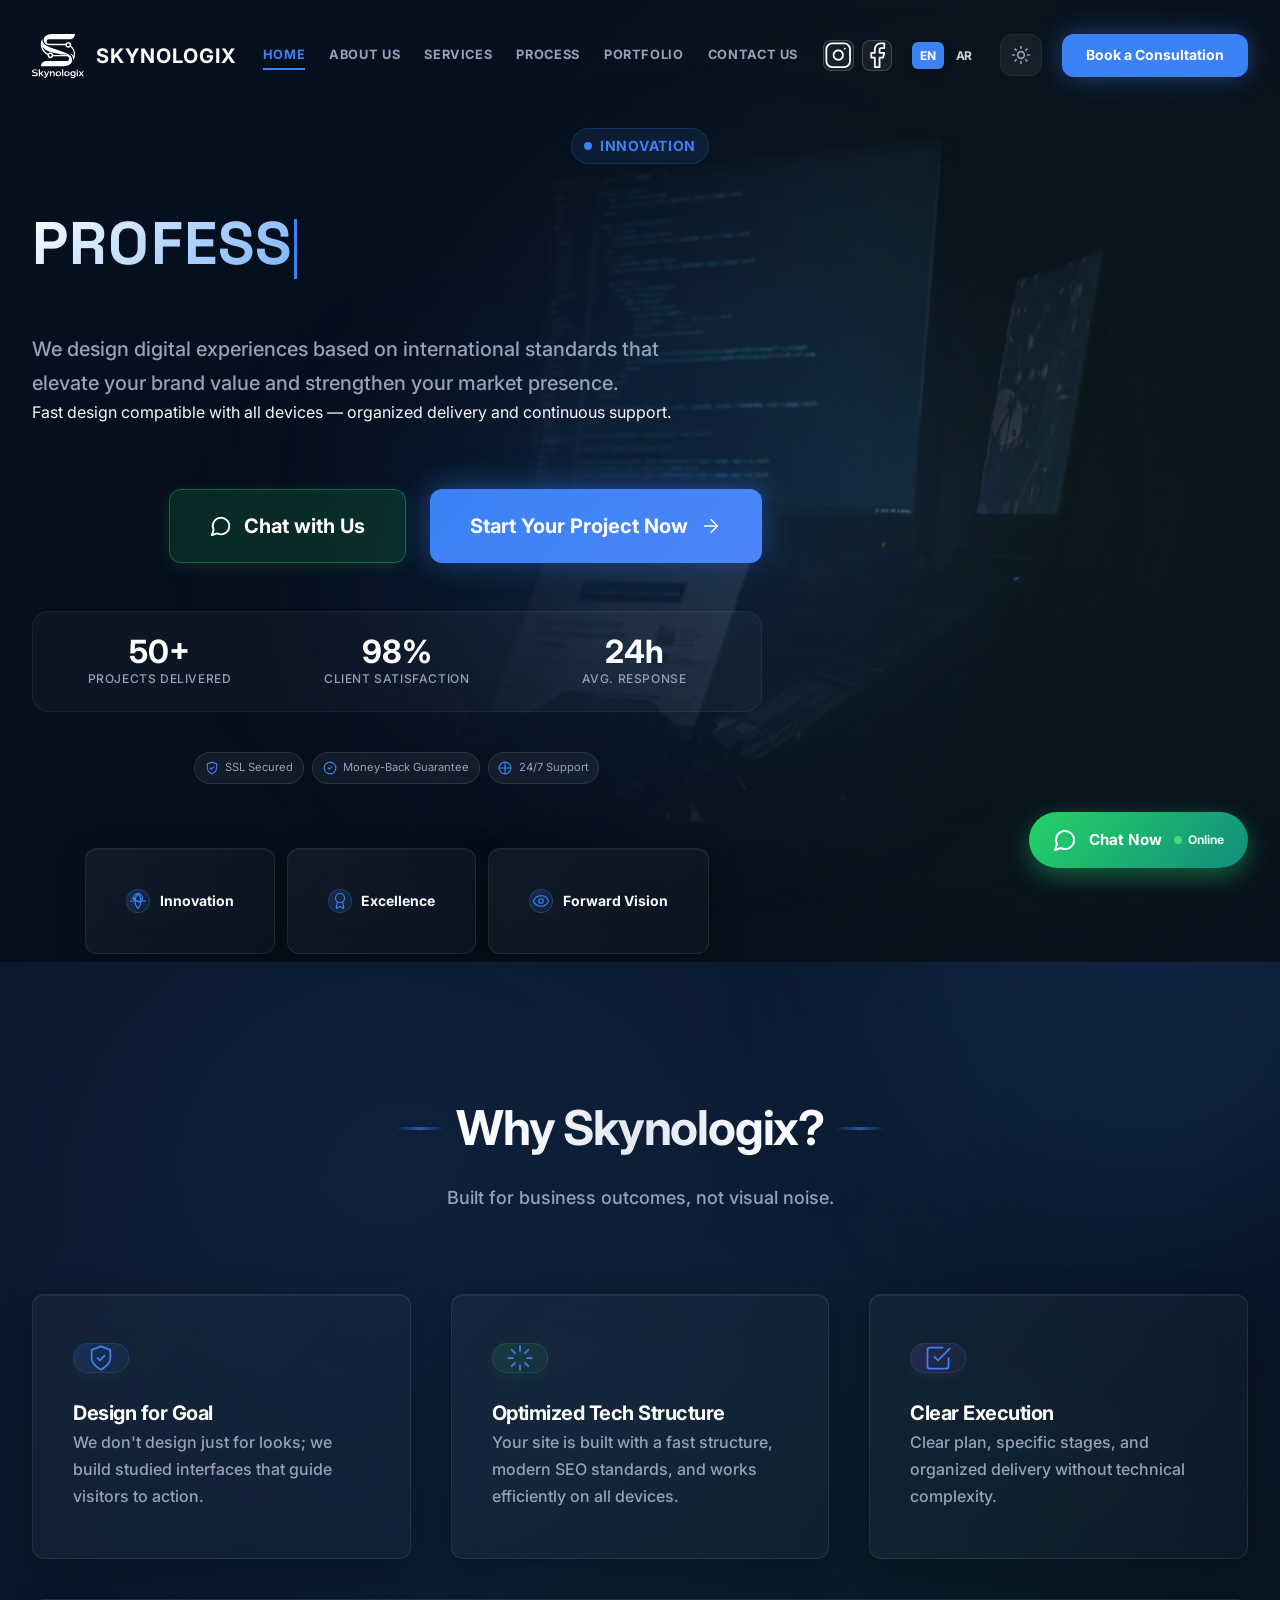
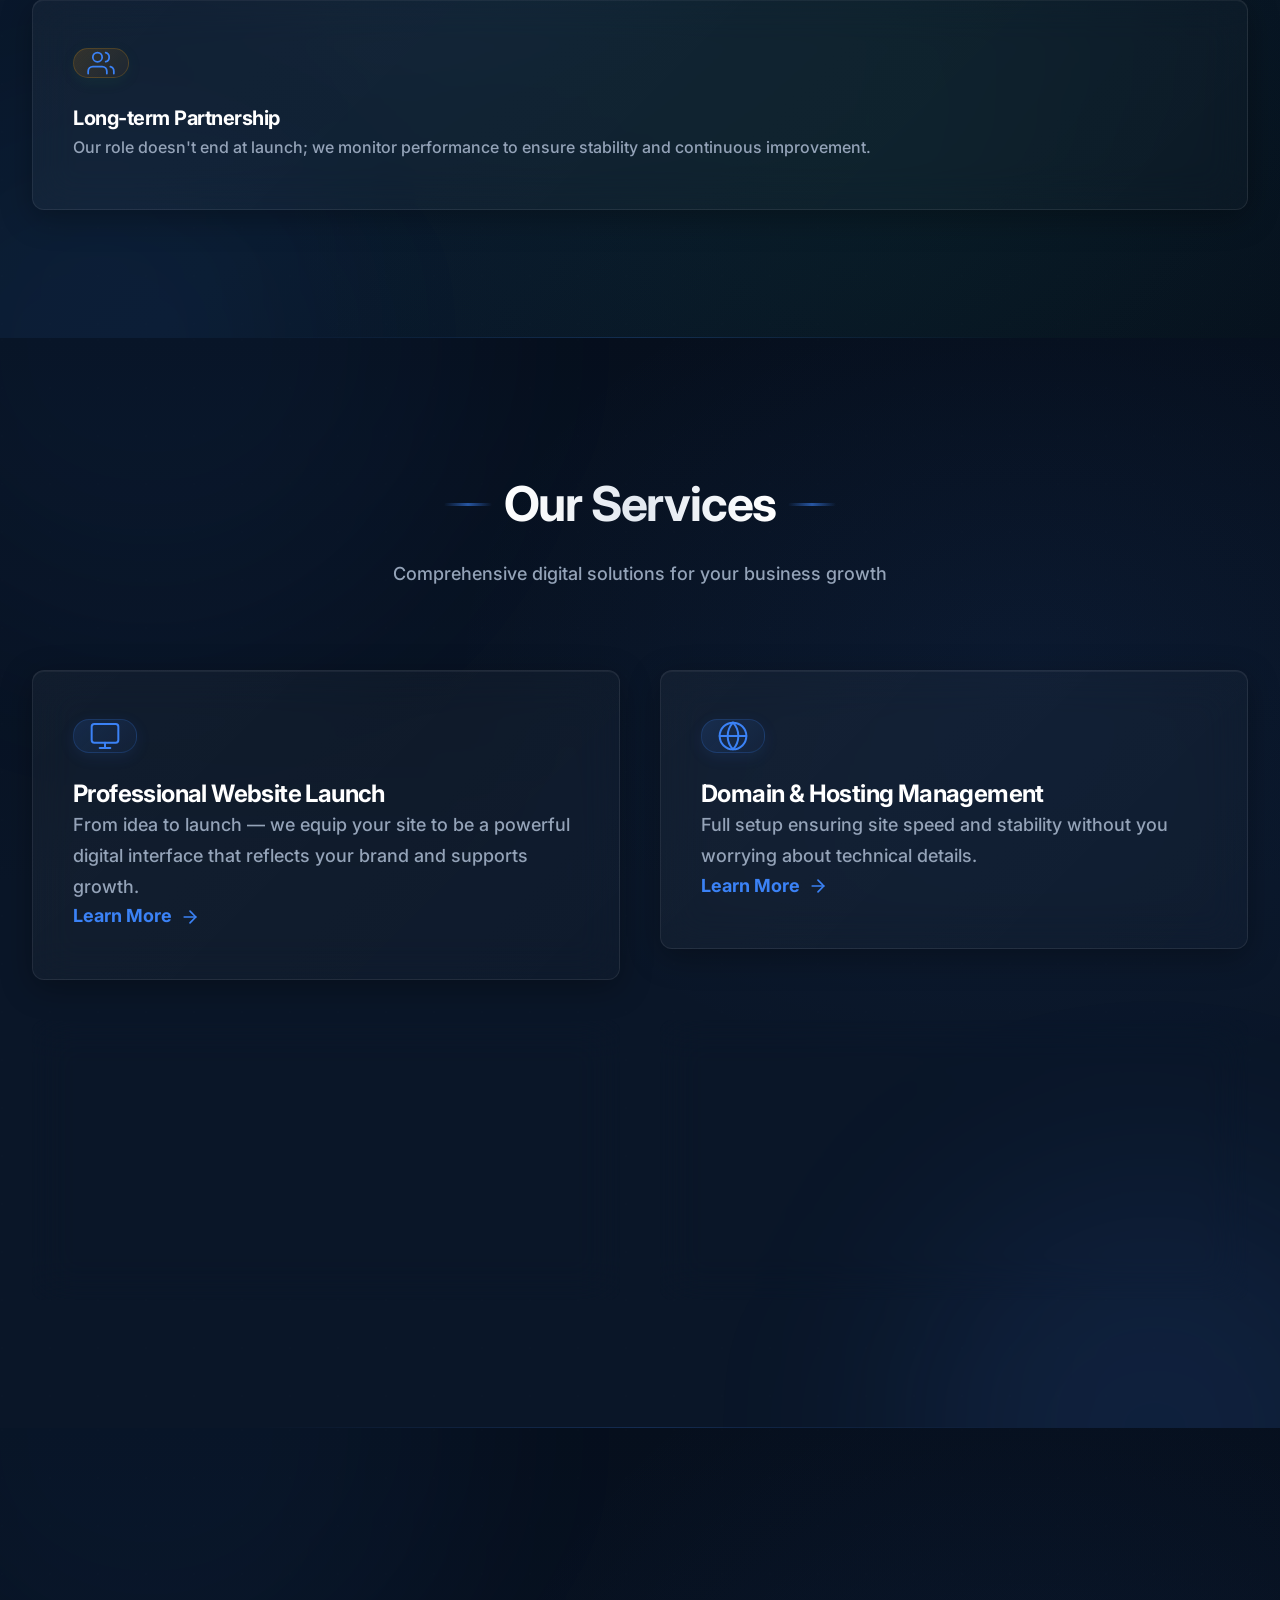
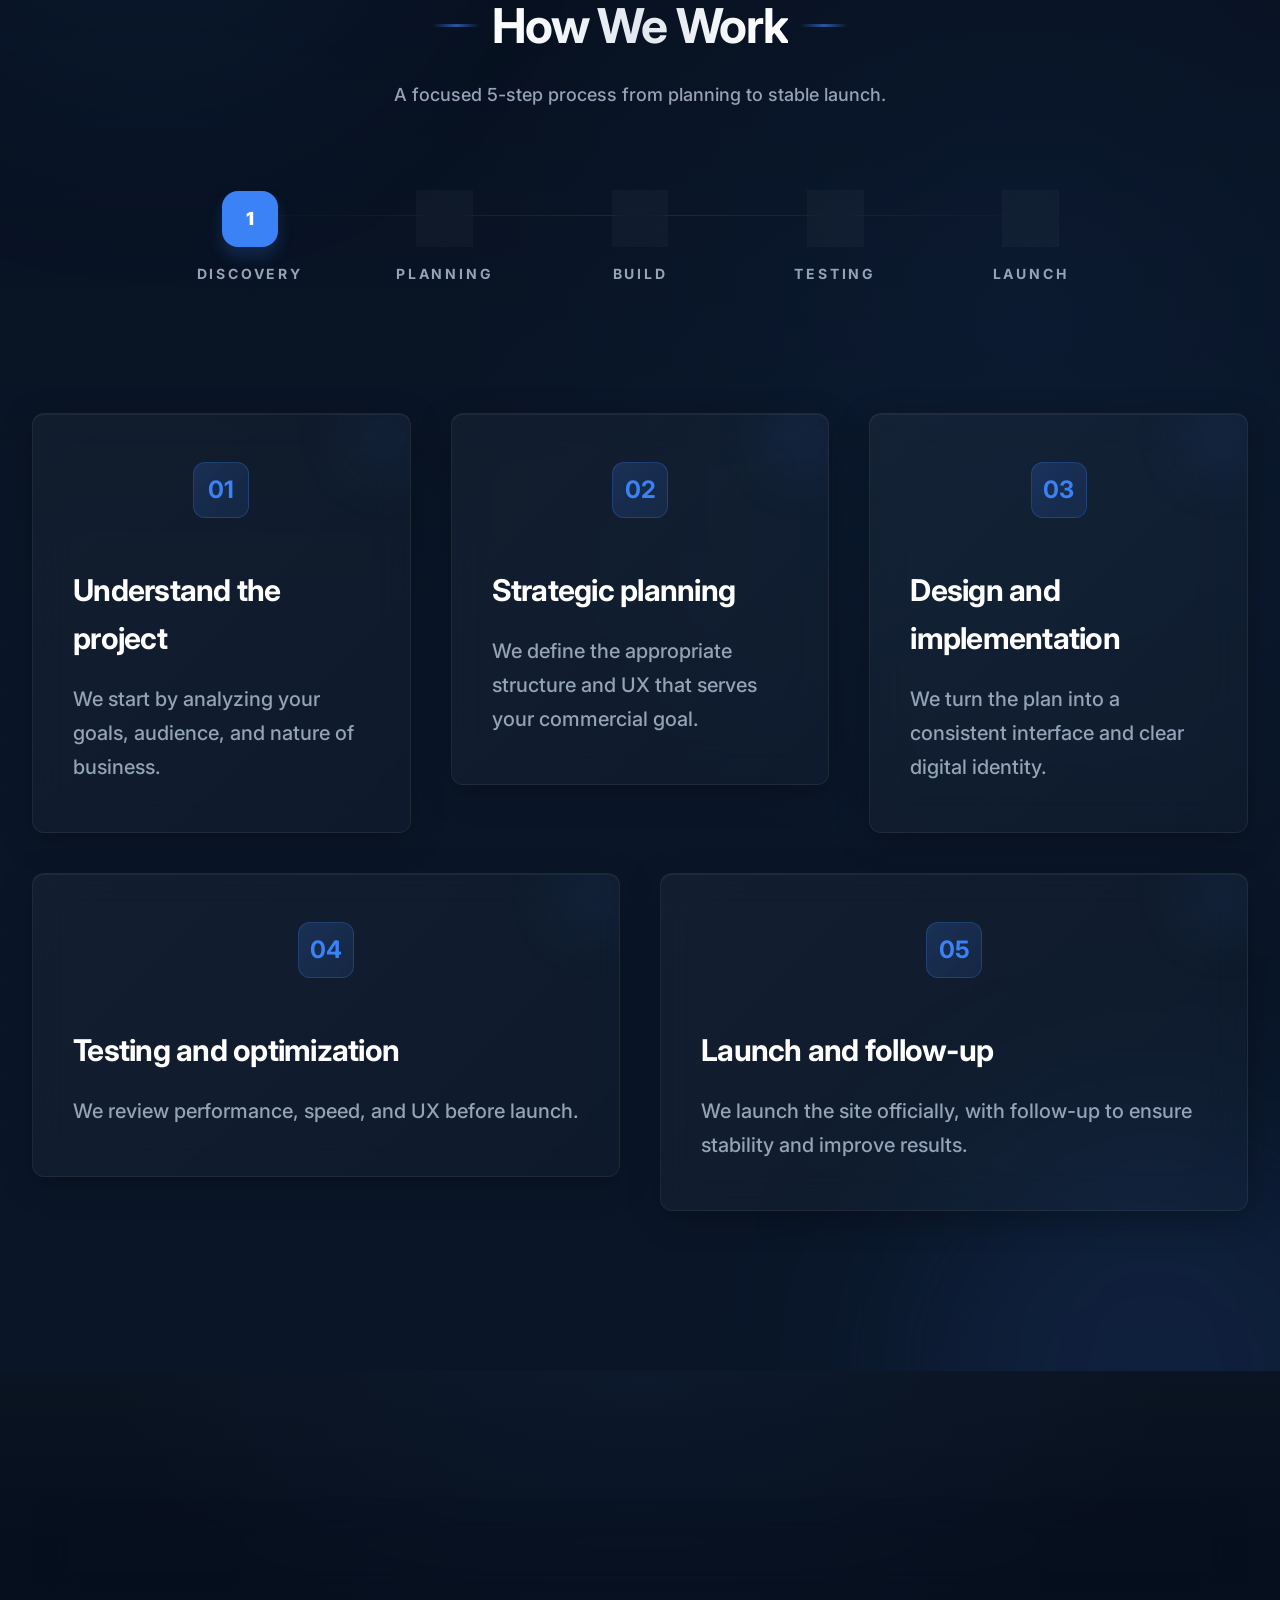
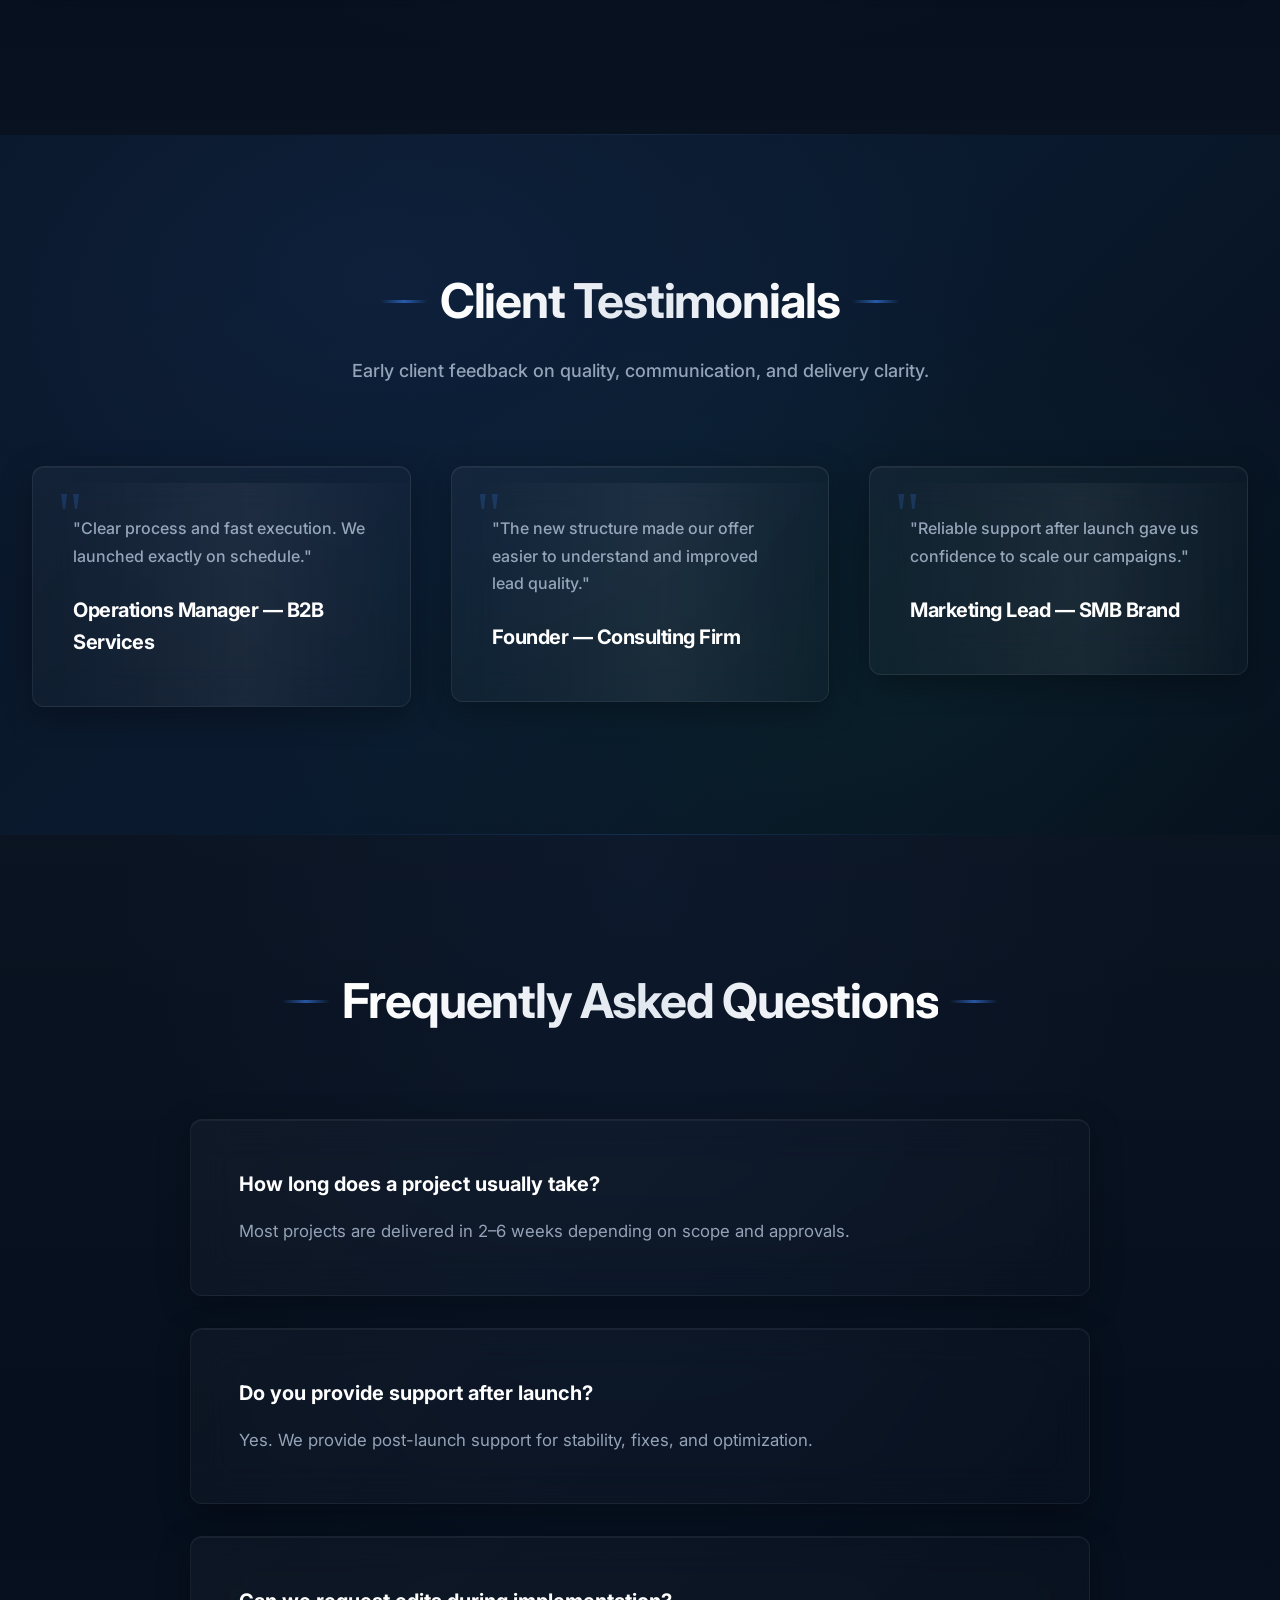
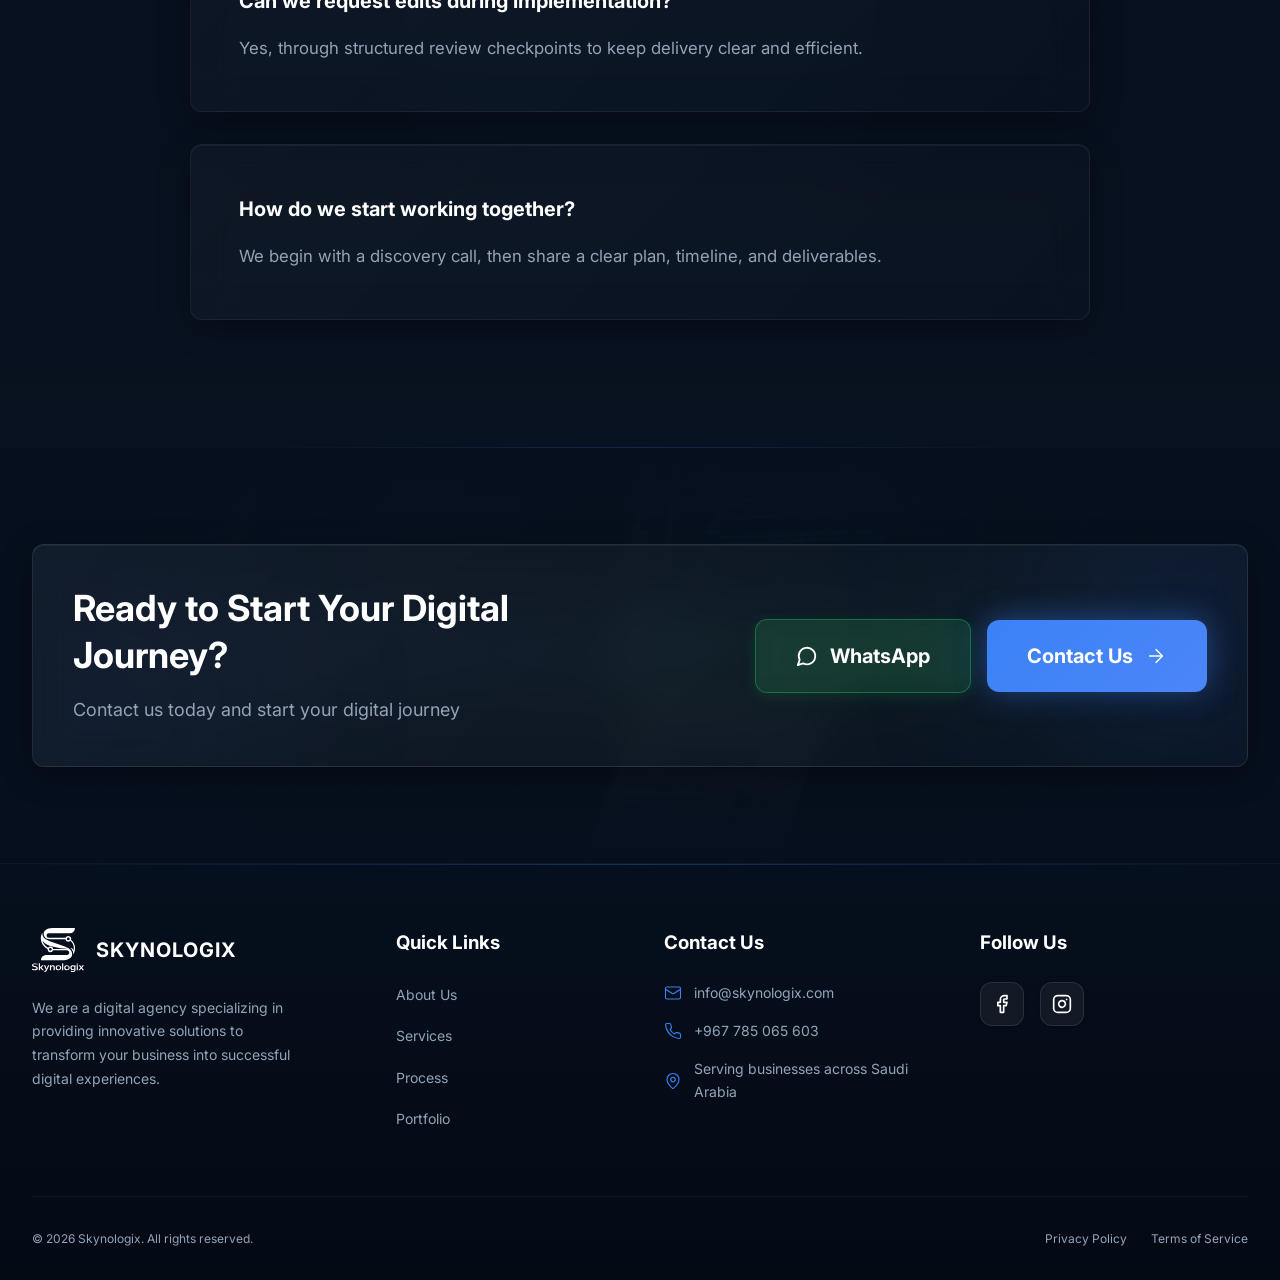
<file: index.html>
<!DOCTYPE html>
<html lang="en" dir="ltr" class="dark">

<head>
  <meta charset="UTF-8">
  <meta name="viewport" content="width=device-width, initial-scale=1.0">
  <title>Skynologix | Professional Digital Solutions for Saudi Businesses</title>
  <meta name="description"
    content="Build your digital presence with a professional website that combines smart design, fast performance, and seamless user experience">
  <meta name="robots" content="index, follow">
  <link rel="canonical" href="https://skynologix.com/en">
  <link rel="alternate" hreflang="ar" href="https://skynologix.com/ar">
  <link rel="alternate" hreflang="en" href="https://skynologix.com/en">
  <link rel="alternate" hreflang="x-default" href="https://skynologix.com/en">
  <!-- Open Graph -->
  <meta property="og:title" content="Skynologix | Professional Digital Solutions for Saudi Businesses">
  <meta property="og:description"
    content="Build your digital presence with a professional website that combines smart design, fast performance, and seamless user experience">
  <meta property="og:url" content="https://skynologix.com/en">
  <meta property="og:site_name" content="Skynologix">
  <meta property="og:locale" content="en_US">
  <meta property="og:type" content="website">
  <!-- Twitter -->
  <meta name="twitter:card" content="summary_large_image">
  <meta name="twitter:title" content="Skynologix | Professional Digital Solutions for Saudi Businesses">
  <meta name="twitter:description"
    content="Build your digital presence with a professional website that combines smart design, fast performance, and seamless user experience">
  <!-- Favicon -->
  <link rel="icon" type="image/svg+xml" href="assets/logo.svg">
  <link rel="manifest" href="manifest.json">
  <meta name="theme-color" content="#060f1d">
  <!-- Preload critical hero image -->
  <link rel="preload" href="assets/hero-bg.webp" as="image" type="image/webp" fetchpriority="high">
  <link rel="preconnect" href="https://fonts.googleapis.com">
  <link rel="preconnect" href="https://fonts.gstatic.com" crossorigin>
  <link
    href="https://fonts.googleapis.com/css2?family=Inter:wght@400;500;700&family=Space+Grotesk:wght@400;500;700&display=swap"
    rel="stylesheet">
  <!-- Styles -->
  <link rel="stylesheet" href="css/styles.css">
  <!-- Structured Data -->
  <script type="application/ld+json">
  {"@context":"https://schema.org","@type":"Organization","name":"Skynologix","url":"https://skynologix.com","logo":"https://skynologix.com/logo.svg","contactPoint":{"@type":"ContactPoint","email":"info@skynologix.com","contactType":"customer service","areaServed":"SA","availableLanguage":["Arabic","English"]},"sameAs":["https://instagram.com/skynologix","https://facebook.com/skynologix"]}
  </script>
  <!-- Google tag (gtag.js) -->
  <script async src="https://www.googletagmanager.com/gtag/js?id=G-XN68BLTGCB"></script>
  <script>
    window.dataLayer = window.dataLayer || [];
    function gtag() { dataLayer.push(arguments); }
    gtag('js', new Date());
    gtag('config', 'G-XN68BLTGCB');
  </script>
</head>

<body>

  <!-- Scroll Progress Indicator -->
  <div class="scroll-progress" id="scroll-progress"></div>

  <!-- Cursor Following Glow -->
  <div class="hero-cursor-glow" id="cursor-glow"></div>

  <!-- ===== NAVBAR ===== -->
  <header id="navbar" class="navbar">
    <nav class="container">
      <div class="navbar-inner">
        <!-- Logo -->
        <a href="index.html" class="logo-link">
          <img class="theme-logo" src="assets/logo-white.svg" data-dark="assets/logo-white.svg"
            data-light="assets/logo-dark.svg" alt="Skynologix" width="45" height="45">
          <div class="logo-text">
            <span class="brand">SKYNOLOGIX</span>
          </div>
        </a>

        <!-- Desktop Nav -->
        <div class="nav-links">
          <a href="index.html" class="nav-link" data-content="navbar.home">Home</a>
          <a href="about.html" class="nav-link" data-content="navbar.about">About Us</a>
          <a href="services.html" class="nav-link" data-content="navbar.services">Services</a>
          <a href="how-it-works.html" class="nav-link" data-content="navbar.process">Process</a>
          <a href="portfolio.html" class="nav-link" data-content="navbar.portfolio">Portfolio</a>
          <a href="contact.html" class="nav-link" data-content="navbar.contact">Contact Us</a>
        </div>

        <!-- Actions -->
        <div class="nav-actions">
          <!-- Socials (Desktop) -->
          <div class="header-social">
            <a href="https://instagram.com/skynologix" target="_blank" rel="noopener noreferrer"
              class="social-icon-link" aria-label="Instagram">
              <svg viewBox="0 0 24 24" fill="none" stroke="currentColor" stroke-width="2" stroke-linecap="round"
                stroke-linejoin="round">
                <rect width="20" height="20" x="2" y="2" rx="5" ry="5" />
                <path d="M16 11.37A4 4 0 1 1 12.63 8 4 4 0 0 1 16 11.37z" />
                <line x1="17.5" x2="17.51" y1="6.5" y2="6.5" />
              </svg>
            </a>
            <a href="https://facebook.com/skynologix" target="_blank" rel="noopener noreferrer" class="social-icon-link"
              aria-label="Facebook">
              <svg viewBox="0 0 24 24" fill="none" stroke="currentColor" stroke-width="2" stroke-linecap="round"
                stroke-linejoin="round">
                <path d="M18 2h-3a5 5 0 0 0-5 5v3H7v4h3v8h4v-8h3l1-4h-4V7a1 1 0 0 1 1-1h3z" />
              </svg>
            </a>
          </div>
          <!-- Language Toggle -->
          <div class="lang-toggle">
            <a href="index.html" class="lang-btn active">EN</a>
            <a href="ar/index.html" class="lang-btn">AR</a>
          </div>
          <!-- Theme Toggle -->
          <button id="theme-toggle" class="theme-toggle" aria-label="Toggle theme">
            <svg id="icon-sun" viewBox="0 0 24 24" fill="none" stroke="currentColor" stroke-width="2"
              stroke-linecap="round" stroke-linejoin="round">
              <circle cx="12" cy="12" r="4" />
              <path d="M12 2v2" />
              <path d="M12 20v2" />
              <path d="m4.93 4.93 1.41 1.41" />
              <path d="m17.66 17.66 1.41 1.41" />
              <path d="M2 12h2" />
              <path d="M20 12h2" />
              <path d="m6.34 17.66-1.41 1.41" />
              <path d="m19.07 4.93-1.41 1.41" />
            </svg>
            <svg id="icon-moon" style="display:none" viewBox="0 0 24 24" fill="none" stroke="currentColor"
              stroke-width="2" stroke-linecap="round" stroke-linejoin="round">
              <path d="M12 3a6 6 0 0 0 9 9 9 9 0 1 1-9-9Z" />
            </svg>
          </button>
          <!-- CTA -->
          <a href="contact.html" class="nav-cta" data-content="navbar.cta">Book a Consultation</a>
          <!-- Mobile Toggle -->
          <button id="menu-toggle" class="menu-toggle mobile-menu-btn" aria-label="Toggle menu">
            <svg id="icon-menu" viewBox="0 0 24 24" fill="none" stroke="currentColor" stroke-width="2"
              stroke-linecap="round">
              <line x1="4" x2="20" y1="12" y2="12" />
              <line x1="4" x2="20" y1="6" y2="6" />
              <line x1="4" x2="20" y1="18" y2="18" />
            </svg>
            <svg id="icon-x" style="display:none" viewBox="0 0 24 24" fill="none" stroke="currentColor" stroke-width="2"
              stroke-linecap="round">
              <path d="M18 6 6 18" />
              <path d="m6 6 12 12" />
            </svg>
          </button>
        </div>
      </div>

      <!-- Mobile Menu -->
      <div id="mobile-menu" class="mobile-menu">
        <a href="index.html" data-content="navbar.home">Home</a>
        <a href="about.html" data-content="navbar.about">About Us</a>
        <a href="services.html" data-content="navbar.services">Services</a>
        <a href="how-it-works.html" data-content="navbar.process">Process</a>
        <a href="portfolio.html" data-content="navbar.portfolio">Portfolio</a>
        <a href="contact.html" data-content="navbar.contact">Contact Us</a>
        <a href="contact.html" class="mobile-cta" data-content="navbar.mobile_cta">Talk to Us</a>
      </div>
    </nav>
  </header>

  <!-- ===== HERO ===== -->
  <section class="hero">
    <div class="hero-bg">
      <img src="assets/hero-bg.webp" alt="Futuristic digital technology background" loading="eager" fetchpriority="high" width="1920" height="1080">
      <div class="hero-overlay"></div>
      <div class="mesh-pattern hero-mesh"></div>
      <div class="floating-glow animate-float"
        style="top:25%;right:25%;width:500px;height:500px;background:rgba(59,130,246,0.1)"></div>
      <div class="floating-glow animate-float"
        style="bottom:25%;left:25%;width:300px;height:300px;background:rgba(59,130,246,0.05);animation-delay:-3s"></div>
    </div>

    <div class="hero-content">
      <div class="hero-badge-wrapper">
        <div class="hero-badge">
          <span class="ping"></span>
          <span data-content="hero.badge">Innovation</span>
        </div>
      </div>
      <div class="hero-inner">
        <div>
          <h1 class="en gradient-text typing-text"
            data-typing='["Professional Web & E-commerce Solutions","We Power SME Growth","Solutions That Drive Sales"]'
            data-typing-delay="3000">
            Professional Web & E-commerce Solutions<span class="typing-cursor"></span>
          </h1>
        </div>

        <div>
          <p class="hero-subtitle en" data-content="hero.subtitle">We design digital experiences based on international
            standards that elevate your
            brand value and strengthen your market presence.</p>
        </div>
        <p class="hero-note" data-content="hero.note">Fast design compatible with all devices — organized delivery and
          continuous support.</p>

        <div class="hero-ctas">
          <a href="contact.html" class="btn-primary">
            <span data-content="hero.cta_primary">Start Your Project Now</span>
            <svg viewBox="0 0 24 24" fill="none" stroke="currentColor" stroke-width="2" stroke-linecap="round"
              stroke-linejoin="round">
              <path d="M5 12h14" />
              <path d="m12 5 7 7-7 7" />
            </svg>
          </a>
          <a href="https://wa.me/967785065603?text=%D9%85%D8%B1%D8%AD%D8%A8%D9%8B%D8%A7" target="_blank"
            rel="noopener noreferrer" class="btn-whatsapp">
            <svg viewBox="0 0 24 24" fill="none" stroke="currentColor" stroke-width="2" stroke-linecap="round"
              stroke-linejoin="round">
              <path d="M7.9 20A9 9 0 1 0 4 16.1L2 22Z" />
            </svg>
            <span data-content="hero.cta_secondary">Chat with Us</span>
          </a>
        </div>

        <!-- Animated Stats -->
        <div class="stats-section">
          <div class="stat-item">
            <div class="stat-number" data-target="50" data-suffix="+">0</div>
            <div class="stat-label">Projects Delivered</div>
          </div>
          <div class="stat-item">
            <div class="stat-number" data-target="98" data-suffix="%">0</div>
            <div class="stat-label">Client Satisfaction</div>
          </div>
          <div class="stat-item">
            <div class="stat-number" data-target="24" data-suffix="h">0</div>
            <div class="stat-label">Avg. Response</div>
          </div>
        </div>

        <!-- Trust Seals -->
        <div class="trust-seals">
          <div class="trust-seal">
            <svg viewBox="0 0 24 24" fill="none" stroke="currentColor" stroke-width="2" stroke-linecap="round"
              stroke-linejoin="round">
              <path d="M12 22s8-4 8-10V5l-8-3-8 3v7c0 6 8 10 8 10" />
              <path d="m9 12 2 2 4-4" />
            </svg>
            <span>SSL Secured</span>
          </div>
          <div class="trust-seal">
            <svg viewBox="0 0 24 24" fill="none" stroke="currentColor" stroke-width="2" stroke-linecap="round"
              stroke-linejoin="round">
              <circle cx="12" cy="12" r="10" />
              <path d="m9 12 2 2 4-4" />
            </svg>
            <span>Money-Back Guarantee</span>
          </div>
          <div class="trust-seal">
            <svg viewBox="0 0 24 24" fill="none" stroke="currentColor" stroke-width="2" stroke-linecap="round"
              stroke-linejoin="round">
              <path d="M12 2v20" />
              <path d="M2 12h20" />
              <circle cx="12" cy="12" r="10" />
            </svg>
            <span>24/7 Support</span>
          </div>
        </div>

        <!-- Feature Badges -->
        <div class="hero-badges">
          <div class="reveal hero-badge-card glass-card" data-delay="600">
            <div class="icon-box">
              <svg viewBox="0 0 24 24" fill="none" stroke="currentColor" stroke-width="2" stroke-linecap="round"
                stroke-linejoin="round">
                <path
                  d="M15 14c.2-1 .7-1.7 1.5-2.5 1-.9 1.5-2.2 1.5-3.5A6 6 0 0 0 6 8c0 1 .2 2.2 1.5 3.5.71-.84.7-2.13-.09-2.91a2.18 2.18 0 0 0-2.91-.09z" />
                <path d="M12 2a14.5 14.5 0 0 0 0 20 14.5 14.5 0 0 0 0-20" />
                <path d="M2 12h20" />
              </svg>
            </div>
            <h3 data-content="hero.badge_1">Innovation</h3>
          </div>
          <div class="reveal hero-badge-card glass-card" data-delay="700">
            <div class="icon-box">
              <svg viewBox="0 0 24 24" fill="none" stroke="currentColor" stroke-width="2" stroke-linecap="round"
                stroke-linejoin="round">
                <path
                  d="m15.477 12.89 1.515 8.526a.5.5 0 0 1-.81.47l-3.58-2.687a1 1 0 0 0-1.197 0l-3.586 2.686a.5.5 0 0 1-.329.124.5.5 0 0 1-.481-.593l1.515-8.526" />
                <circle cx="12" cy="8" r="6" />
              </svg>
            </div>
            <h3 data-content="hero.badge_2">Excellence</h3>
          </div>
          <div class="reveal hero-badge-card glass-card" data-delay="800">
            <div class="icon-box">
              <svg viewBox="0 0 24 24" fill="none" stroke="currentColor" stroke-width="2" stroke-linecap="round"
                stroke-linejoin="round">
                <path
                  d="M2.062 12.348a1 1 0 0 1 0-.696 10.75 10.75 0 0 1 19.876 0 1 1 0 0 1 0 .696 10.75 10.75 0 0 1-19.876 0" />
                <circle cx="12" cy="12" r="3" />
              </svg>
            </div>
            <h3 data-content="hero.badge_3">Forward Vision</h3>
          </div>
        </div>
      </div>
    </div>
  </section>

  <!-- ===== WHY SKYNOLOGIX ===== -->
  <section class="section bg-navy" style="position:relative;overflow:hidden">
    <div class="mesh-pattern" style="position:absolute;inset:0;opacity:.05"></div>
    <div class="floating-glow animate-float"
      style="top:0;right:0;width:500px;height:500px;background:rgba(59,130,246,0.1);transform:translate(25%,-50%)">
    </div>
    <div class="floating-glow animate-float"
      style="bottom:0;left:0;width:400px;height:400px;background:rgba(59,130,246,0.05);transform:translate(-25%,50%);animation-delay:-3s">
    </div>

    <div class="container" style="position:relative;z-index:10">
      <div class="reveal">
        <div class="section-heading">
          <div class="heading-row">
            <div class="line"></div>
            <h2 data-content="why_us.title">Why Skynologix?</h2>
            <div class="line"></div>
          </div>
          <p data-content="why_us.subtitle">Built for business outcomes, not visual noise.</p>
        </div>
      </div>

      <div class="grid-4">
        <div class="reveal small-card glass-card glass-card-hover" data-delay="0">
          <div class="icon-box">
            <svg viewBox="0 0 24 24" fill="none" stroke="currentColor" stroke-width="2" stroke-linecap="round"
              stroke-linejoin="round">
              <path d="M12 22s8-4 8-10V5l-8-3-8 3v7c0 6 8 10 8 10" />
              <path d="m9 12 2 2 4-4" />
            </svg>
          </div>
          <div>
            <h3 data-content="why_us.card1_title">Design for Goal</h3>
            <p data-content="why_us.card1_desc">We don't design just for looks; we build studied interfaces that guide
              visitors to action.</p>
          </div>
        </div>
        <div class="reveal small-card glass-card glass-card-hover" data-delay="100">
          <div class="icon-box">
            <svg viewBox="0 0 24 24" fill="none" stroke="currentColor" stroke-width="2" stroke-linecap="round"
              stroke-linejoin="round">
              <path d="M12 2v4" />
              <path d="M12 18v4" />
              <path d="M4.93 4.93 7.76 7.76" />
              <path d="M16.24 16.24 19.07 19.07" />
              <path d="M2 12h4" />
              <path d="M18 12h4" />
              <path d="M4.93 19.07 7.76 16.24" />
              <path d="M16.24 7.76 19.07 4.93" />
            </svg>
          </div>
          <div>
            <h3 data-content="why_us.card2_title">Optimized Tech Structure</h3>
            <p data-content="why_us.card2_desc">Your site is built with a fast structure, modern SEO standards, and
              works efficiently on all devices.</p>
          </div>
        </div>
        <div class="reveal small-card glass-card glass-card-hover" data-delay="200">
          <div class="icon-box">
            <svg viewBox="0 0 24 24" fill="none" stroke="currentColor" stroke-width="2" stroke-linecap="round"
              stroke-linejoin="round">
              <path d="M9 11l3 3L22 4" />
              <path d="M21 12v7a2 2 0 0 1-2 2H5a2 2 0 0 1-2-2V5a2 2 0 0 1 2-2h11" />
            </svg>
          </div>
          <div>
            <h3 data-content="why_us.card3_title">Clear Execution</h3>
            <p data-content="why_us.card3_desc">Clear plan, specific stages, and organized delivery without technical
              complexity.</p>
          </div>
        </div>
        <div class="reveal small-card glass-card glass-card-hover" data-delay="300">
          <div class="icon-box">
            <svg viewBox="0 0 24 24" fill="none" stroke="currentColor" stroke-width="2" stroke-linecap="round"
              stroke-linejoin="round">
              <path d="M17 21v-2a4 4 0 0 0-4-4H5a4 4 0 0 0-4 4v2" />
              <circle cx="9" cy="7" r="4" />
              <path d="M23 21v-2a4 4 0 0 0-3-3.87" />
              <path d="M16 3.13a4 4 0 0 1 0 7.75" />
            </svg>
          </div>
          <div>
            <h3 data-content="why_us.card4_title">Long-term Partnership</h3>
            <p data-content="why_us.card4_desc">Our role doesn't end at launch; we monitor performance to ensure
              stability and continuous improvement.</p>
          </div>
        </div>
      </div>
    </div>
  </section>

  <!-- ===== SERVICES PREVIEW ===== -->
  <section class="section bg-primary" style="position:relative;overflow:hidden">
    <div class="mesh-pattern" style="position:absolute;inset:0;opacity:.05"></div>
    <div class="floating-glow animate-float"
      style="top:0;left:0;width:600px;height:600px;background:rgba(59,130,246,0.05);transform:translate(-25%,-50%)">
    </div>
    <div class="floating-glow animate-float"
      style="bottom:0;right:0;width:500px;height:500px;background:rgba(59,130,246,0.1);transform:translate(25%,50%);animation-delay:-3s">
    </div>

    <div class="container" style="position:relative;z-index:10">
      <div class="reveal">
        <div class="section-heading">
          <div class="heading-row">
            <div class="line"></div>
            <h2 data-content="services.title">Our Services</h2>
            <div class="line"></div>
          </div>
          <p data-content="services.subtitle">Comprehensive digital solutions for your business growth</p>
        </div>
      </div>

      <div class="grid-2">
        <div class="reveal feature-card glass-card glass-card-hover" data-delay="0">
          <div class="icon-box">
            <svg viewBox="0 0 24 24" fill="none" stroke="currentColor" stroke-width="2" stroke-linecap="round"
              stroke-linejoin="round">
              <rect width="20" height="14" x="2" y="3" rx="2" />
              <line x1="8" x2="16" y1="21" y2="21" />
              <line x1="12" x2="12" y1="17" y2="21" />
            </svg>
          </div>
          <div>
            <h3 data-content="services.card1_title">Professional Website Launch</h3>
            <p data-content="services.card1_desc">From idea to launch — we equip your site to be a powerful digital
              interface that reflects your brand and supports growth.</p>
            <a href="services.html" class="learn-more">
              <span data-content="services.card1_link">Learn More</span>
              <svg viewBox="0 0 24 24" fill="none" stroke="currentColor" stroke-width="2" stroke-linecap="round"
                stroke-linejoin="round">
                <path d="M5 12h14" />
                <path d="m12 5 7 7-7 7" />
              </svg>
            </a>
          </div>
        </div>
        <div class="reveal feature-card glass-card glass-card-hover" data-delay="100">
          <div class="icon-box">
            <svg viewBox="0 0 24 24" fill="none" stroke="currentColor" stroke-width="2" stroke-linecap="round"
              stroke-linejoin="round">
              <circle cx="12" cy="12" r="10" />
              <path d="M12 2a14.5 14.5 0 0 0 0 20 14.5 14.5 0 0 0 0-20" />
              <path d="M2 12h20" />
            </svg>
          </div>
          <div>
            <h3 data-content="services.card2_title">Domain & Hosting Management</h3>
            <p data-content="services.card2_desc">Full setup ensuring site speed and stability without you worrying
              about technical details.</p>
            <a href="services.html" class="learn-more">
              <span data-content="services.card2_link">Learn More</span>
              <svg viewBox="0 0 24 24" fill="none" stroke="currentColor" stroke-width="2" stroke-linecap="round"
                stroke-linejoin="round">
                <path d="M5 12h14" />
                <path d="m12 5 7 7-7 7" />
              </svg>
            </a>
          </div>
        </div>
        <div class="reveal feature-card glass-card glass-card-hover" data-delay="200">
          <div class="icon-box">
            <svg viewBox="0 0 24 24" fill="none" stroke="currentColor" stroke-width="2" stroke-linecap="round"
              stroke-linejoin="round">
              <path d="M12 20h9" />
              <path d="M16.5 3.5a2.12 2.12 0 0 1 3 3L7 19l-4 1 1-4Z" />
            </svg>
          </div>
          <div>
            <h3 data-content="services.card3_title">Thoughtful User Experience</h3>
            <p data-content="services.card3_desc">Design based on visitor behavior, facilitating navigation and
              increasing conversion opportunities.</p>
            <a href="services.html" class="learn-more">
              <span data-content="services.card3_link">Learn More</span>
              <svg viewBox="0 0 24 24" fill="none" stroke="currentColor" stroke-width="2" stroke-linecap="round"
                stroke-linejoin="round">
                <path d="M5 12h14" />
                <path d="m12 5 7 7-7 7" />
              </svg>
            </a>
          </div>
        </div>
        <div class="reveal feature-card glass-card glass-card-hover" data-delay="300">
          <div class="icon-box">
            <svg viewBox="0 0 24 24" fill="none" stroke="currentColor" stroke-width="2" stroke-linecap="round"
              stroke-linejoin="round">
              <path d="m12 14 4-4" />
              <path d="M3.34 19a10 10 0 1 1 17.32 0" />
            </svg>
          </div>
          <div>
            <h3 data-content="services.card4_title">Performance & SEO Optimization</h3>
            <p data-content="services.card4_desc">Integrated technical setup to ensure fast loading and clear indexing
              in search engines.</p>
            <a href="services.html" class="learn-more">
              <span data-content="services.card4_link">Learn More</span>
              <svg viewBox="0 0 24 24" fill="none" stroke="currentColor" stroke-width="2" stroke-linecap="round"
                stroke-linejoin="round">
                <path d="M5 12h14" />
                <path d="m12 5 7 7-7 7" />
              </svg>
            </a>
          </div>
        </div>
      </div>
    </div>
  </section>

  <!-- ===== PROCESS ===== -->
  <section class="section-lg bg-primary" style="position:relative;overflow:hidden">
    <div class="mesh-pattern" style="position:absolute;inset:0;opacity:.05"></div>
    <div class="floating-glow animate-pulse"
      style="top:0;left:0;width:600px;height:600px;background:rgba(59,130,246,0.05);transform:translate(-25%,-50%)">
    </div>
    <div class="floating-glow"
      style="bottom:0;right:0;width:500px;height:500px;background:rgba(59,130,246,0.1);transform:translate(25%,50%)">
    </div>

    <div class="container" style="position:relative;z-index:10">
      <div class="section-heading">
        <div class="heading-row">
          <div class="line"></div>
          <h2 data-content="process.title">How We Work</h2>
          <div class="line"></div>
        </div>
        <p data-content="process.subtitle">A focused 5-step process from planning to stable launch.</p>
      </div>

      <!-- Stepper -->
      <div class="stepper">
        <div class="stepper-line"></div>
        <div class="grid-6">
          <div class="stepper-item">
            <div class="stepper-num">1</div>
            <span class="stepper-label" data-content="process.step1_label">Discovery</span>
          </div>
          <div class="stepper-item">
            <div class="stepper-num">2</div>
            <span class="stepper-label" data-content="process.step2_label">Planning</span>
          </div>
          <div class="stepper-item">
            <div class="stepper-num">3</div>
            <span class="stepper-label" data-content="process.step3_label">Build</span>
          </div>
          <div class="stepper-item">
            <div class="stepper-num">4</div>
            <span class="stepper-label" data-content="process.step4_label">Testing</span>
          </div>
          <div class="stepper-item">
            <div class="stepper-num">5</div>
            <span class="stepper-label" data-content="process.step5_label">Launch</span>
          </div>
        </div>
      </div>

      <!-- Step Cards -->
      <div class="grid-3">
        <div class="reveal step-card glass-card glass-card-hover" data-delay="0">
          <div class="corner-glow"></div>
          <div class="step-header">
            <div class="step-num">01</div>
            <div class="step-line"></div>
          </div>
          <h3 data-content="process.card1_title">Understand the project</h3>
          <p data-content="process.card1_desc">We start by analyzing your goals, audience, and nature of business.</p>
        </div>
        <div class="reveal step-card glass-card glass-card-hover" data-delay="100">
          <div class="corner-glow"></div>
          <div class="step-header">
            <div class="step-num">02</div>
            <div class="step-line"></div>
          </div>
          <h3 data-content="process.card2_title">Strategic planning</h3>
          <p data-content="process.card2_desc">We define the appropriate structure and UX that serves your commercial
            goal.</p>
        </div>
        <div class="reveal step-card glass-card glass-card-hover" data-delay="200">
          <div class="corner-glow"></div>
          <div class="step-header">
            <div class="step-num">03</div>
            <div class="step-line"></div>
          </div>
          <h3 data-content="process.card3_title">Design and implementation</h3>
          <p data-content="process.card3_desc">We turn the plan into a consistent interface and clear digital identity.
          </p>
        </div>
        <div class="reveal step-card glass-card glass-card-hover" data-delay="300">
          <div class="corner-glow"></div>
          <div class="step-header">
            <div class="step-num">04</div>
            <div class="step-line"></div>
          </div>
          <h3 data-content="process.card4_title">Testing and optimization</h3>
          <p data-content="process.card4_desc">We review performance, speed, and UX before launch.</p>
        </div>
        <div class="reveal step-card glass-card glass-card-hover" data-delay="400">
          <div class="corner-glow"></div>
          <div class="step-header">
            <div class="step-num">05</div>
            <div class="step-line"></div>
          </div>
          <h3 data-content="process.card5_title">Launch and follow-up</h3>
          <p data-content="process.card5_desc">We launch the site officially, with follow-up to ensure stability and
            improve results.</p>
        </div>
      </div>
    </div>
  </section>

  <section class="section section-light">
    <div class="container">
      <div class="trust-strip glass-card reveal">
        <strong data-content="trust_strip.bold">Trusted execution for B2B teams:</strong>
        <span data-content="trust_strip.text">Clear plan, defined milestones, measurable performance, and post-launch
          support.</span>
      </div>
    </div>
  </section>

  <section class="section bg-navy">
    <div class="container">
      <div class="section-heading reveal">
        <div class="heading-row">
          <div class="line"></div>
          <h2 data-content="testimonials.title">Client Testimonials</h2>
          <div class="line"></div>
        </div>
        <p data-content="testimonials.subtitle">Early client feedback on quality, communication, and delivery clarity.
        </p>
      </div>
      <div class="grid-3">
        <div class="glass-card small-card reveal">
          <p data-content="testimonials.card1_quote">"Clear process and fast execution. We launched exactly on
            schedule."</p>
          <h3 data-content="testimonials.card1_author">Operations Manager — B2B Services</h3>
        </div>
        <div class="glass-card small-card reveal" data-delay="120">
          <p data-content="testimonials.card2_quote">"The new structure made our offer easier to understand and improved
            lead quality."</p>
          <h3 data-content="testimonials.card2_author">Founder — Consulting Firm</h3>
        </div>
        <div class="glass-card small-card reveal" data-delay="240">
          <p data-content="testimonials.card3_quote">"Reliable support after launch gave us confidence to scale our
            campaigns."</p>
          <h3 data-content="testimonials.card3_author">Marketing Lead — SMB Brand</h3>
        </div>
      </div>
    </div>
  </section>

  <section class="section section-light">
    <div class="container">
      <div class="section-heading reveal">
        <div class="heading-row">
          <div class="line"></div>
          <h2 data-content="faq.title">Frequently Asked Questions</h2>
          <div class="line"></div>
        </div>
      </div>
      <div class="faq-list">
        <div class="faq-item glass-card">
          <h3 data-content="faq.q1">How long does a project usually take?</h3>
          <p data-content="faq.a1">Most projects are delivered in 2–6 weeks depending on scope and approvals.</p>
        </div>
        <div class="faq-item glass-card">
          <h3 data-content="faq.q2">Do you provide support after launch?</h3>
          <p data-content="faq.a2">Yes. We provide post-launch support for stability, fixes, and optimization.</p>
        </div>
        <div class="faq-item glass-card">
          <h3 data-content="faq.q3">Can we request edits during implementation?</h3>
          <p data-content="faq.a3">Yes, through structured review checkpoints to keep delivery clear and efficient.</p>
        </div>
        <div class="faq-item glass-card">
          <h3 data-content="faq.q4">How do we start working together?</h3>
          <p data-content="faq.a4">We begin with a discovery call, then share a clear plan, timeline, and deliverables.
          </p>
        </div>
      </div>
    </div>
  </section>

  <!-- ===== FINAL CTA ===== -->
  <section class="cta-section">
    <div class="cta-bg">
      <img src="assets/hero-bg.webp" alt="" loading="lazy" width="1920" height="1080">
      <div class="cta-overlay"></div>
      <div class="mesh-pattern" style="position:absolute;inset:0;opacity:.1"></div>
    </div>

    <div class="container" style="position:relative;z-index:10">
      <div class="reveal">
        <div class="cta-card glass-card">
          <div class="cta-glow-tr"></div>
          <div class="cta-glow-bl"></div>
          <div class="cta-inner">
            <div>
              <h2 data-content="cta.title">Ready to Start Your Digital Journey?</h2>
              <p data-content="cta.text">Contact us today and start your digital journey</p>
            </div>
            <div class="cta-buttons">
              <a href="https://wa.me/967785065603?text=%D9%85%D8%B1%D8%AD%D8%A8%D9%8B%D8%A7" target="_blank"
                rel="noopener noreferrer" class="btn-whatsapp">
                <svg viewBox="0 0 24 24" fill="none" stroke="currentColor" stroke-width="2" stroke-linecap="round"
                  stroke-linejoin="round">
                  <path d="M7.9 20A9 9 0 1 0 4 16.1L2 22Z" />
                </svg>
                <span data-content="cta.btn_whatsapp">WhatsApp</span>
              </a>
              <a href="contact.html" class="btn-primary">
                <span data-content="cta.btn_contact">Contact Us</span>
                <svg viewBox="0 0 24 24" fill="none" stroke="currentColor" stroke-width="2" stroke-linecap="round"
                  stroke-linejoin="round">
                  <path d="M5 12h14" />
                  <path d="m12 5 7 7-7 7" />
                </svg>
              </a>
            </div>
          </div>
        </div>
      </div>
    </div>
  </section>

  <!-- ===== FOOTER ===== -->
  <footer class="footer">
    <div class="container">
      <div class="footer-grid">
        <!-- Brand -->
        <div class="footer-brand">
          <a href="index.html" class="logo-link" style="margin-bottom:1.5rem">
            <img class="theme-logo" src="assets/logo-white.svg" data-dark="assets/logo-white.svg"
              data-light="assets/logo-dark.svg" alt="Skynologix" width="40" height="40" loading="lazy">
            <div class="logo-text">
              <span class="brand">SKYNOLOGIX</span>
            </div>
          </a>
          <p data-content="footer.brand_desc">We are a digital agency specializing in providing innovative solutions to
            transform your business into
            successful digital experiences.</p>
        </div>
        <!-- Quick Links -->
        <div class="footer-links" style="margin-left:3rem">
          <h3 data-content="footer.links_title">Quick Links</h3>
          <ul>
            <li><a href="about.html" data-content="navbar.about">About Us</a></li>
            <li><a href="services.html" data-content="navbar.services">Services</a></li>
            <li><a href="how-it-works.html" data-content="navbar.process">Process</a></li>
            <li><a href="portfolio.html" data-content="navbar.portfolio">Portfolio</a></li>
          </ul>
        </div>
        <!-- Contact -->
        <div>
          <h3 data-content="footer.contact_title">Contact Us</h3>
          <ul class="footer-contact">
            <li><svg viewBox="0 0 24 24" fill="none" stroke="currentColor" stroke-width="2" stroke-linecap="round"
                stroke-linejoin="round">
                <rect width="20" height="16" x="2" y="4" rx="2" />
                <path d="m22 7-8.97 5.7a1.94 1.94 0 0 1-2.06 0L2 7" />
              </svg><a href="mailto:info@skynologix.com">info@skynologix.com</a></li>
            <li><svg viewBox="0 0 24 24" fill="none" stroke="currentColor" stroke-width="2" stroke-linecap="round"
                stroke-linejoin="round">
                <path
                  d="M22 16.92v3a2 2 0 0 1-2.18 2 19.79 19.79 0 0 1-8.63-3.07 19.5 19.5 0 0 1-6-6 19.79 19.79 0 0 1-3.07-8.67A2 2 0 0 1 4.11 2h3a2 2 0 0 1 2 1.72 12.84 12.84 0 0 0 .7 2.81 2 2 0 0 1-.45 2.11L8.09 9.91a16 16 0 0 0 6 6l1.27-1.27a2 2 0 0 1 2.11-.45 12.84 12.84 0 0 0 2.81.7A2 2 0 0 1 22 16.92z" />
              </svg><a href="tel:+967785065603">+967 785 065 603</a></li>
            <li><svg viewBox="0 0 24 24" fill="none" stroke="currentColor" stroke-width="2" stroke-linecap="round"
                stroke-linejoin="round">
                <path
                  d="M20 10c0 4.993-5.539 10.193-7.399 11.799a1 1 0 0 1-1.202 0C9.539 20.193 4 14.993 4 10a8 8 0 0 1 16 0" />
                <circle cx="12" cy="10" r="3" />
              </svg><span data-content="footer.serving">Serving businesses across Saudi Arabia</span></li>
          </ul>
        </div>
        <!-- Social -->
        <div>
          <h3 data-content="footer.follow_title">Follow Us</h3>
          <div class="footer-social"><a href="https://facebook.com/skynologix" target="_blank" rel="noopener noreferrer"
              aria-label="Facebook"><svg viewBox="0 0 24 24" fill="none" stroke="currentColor" stroke-width="2"
                stroke-linecap="round" stroke-linejoin="round">
                <path d="M18 2h-3a5 5 0 0 0-5 5v3H7v4h3v8h4v-8h3l1-4h-4V7a1 1 0 0 1 1-1h3z" />
              </svg></a><a href="https://instagram.com/skynologix" target="_blank" rel="noopener noreferrer"
              aria-label="Instagram"><svg viewBox="0 0 24 24" fill="none" stroke="currentColor" stroke-width="2"
                stroke-linecap="round" stroke-linejoin="round">
                <rect width="20" height="20" x="2" y="2" rx="5" ry="5" />
                <path d="M16 11.37A4 4 0 1 1 12.63 8 4 4 0 0 1 16 11.37z" />
                <line x1="17.5" x2="17.51" y1="6.5" y2="6.5" />
              </svg></a></div>
        </div>
      </div>
      <!-- Bottom -->
      <div class="footer-bottom">
        <p data-content="footer.rights">&copy; 2026 Skynologix. All rights reserved.</p>
        <div class="footer-bottom-links">
          <a href="#" data-content="footer.privacy">Privacy Policy</a>
          <a href="#" data-content="footer.terms">Terms of Service</a>
        </div>
      </div>
    </div>
  </footer>

  <!-- Floating WhatsApp Button -->
  <a href="https://wa.me/967785065603?text=%D9%85%D8%B1%D8%AD%D8%A8%D9%8B%D8%A7" class="floating-whatsapp"
    target="_blank" rel="noopener noreferrer">
    <svg viewBox="0 0 24 24" fill="none" stroke="currentColor" stroke-width="2" stroke-linecap="round"
      stroke-linejoin="round">
      <path d="M7.9 20A9 9 0 1 0 4 16.1L2 22Z" />
    </svg>
    <span class="floating-whatsapp-text">Chat Now</span>
    <div class="whatsapp-status">
      <span class="status-dot"></span>
      <span>Online</span>
    </div>
  </a>

  <!-- Exit Intent Modal -->
  <div class="exit-modal" id="exit-modal">
    <div class="exit-modal-content">
      <button class="exit-modal-close" id="exit-modal-close" aria-label="Close">
        <svg viewBox="0 0 24 24" fill="none" stroke="currentColor" stroke-width="2" stroke-linecap="round"
          stroke-linejoin="round">
          <path d="M18 6 6 18" />
          <path d="m6 6 12 12" />
        </svg>
      </button>
      <h3>Wait! Don't Miss Out</h3>
      <p>Get a free 15-minute strategy call to discuss your project. No commitment required.</p>
      <a href="contact.html" class="btn-primary">
        <span>Get Free Consultation</span>
        <svg viewBox="0 0 24 24" fill="none" stroke="currentColor" stroke-width="2" stroke-linecap="round"
          stroke-linejoin="round">
          <path d="M5 12h14" />
          <path d="m12 5 7 7-7 7" />
        </svg>
      </a>
    </div>
  </div>

  <!-- Scripts -->
  <script src="js/app.js" defer></script>
</body>

</html>
</file>
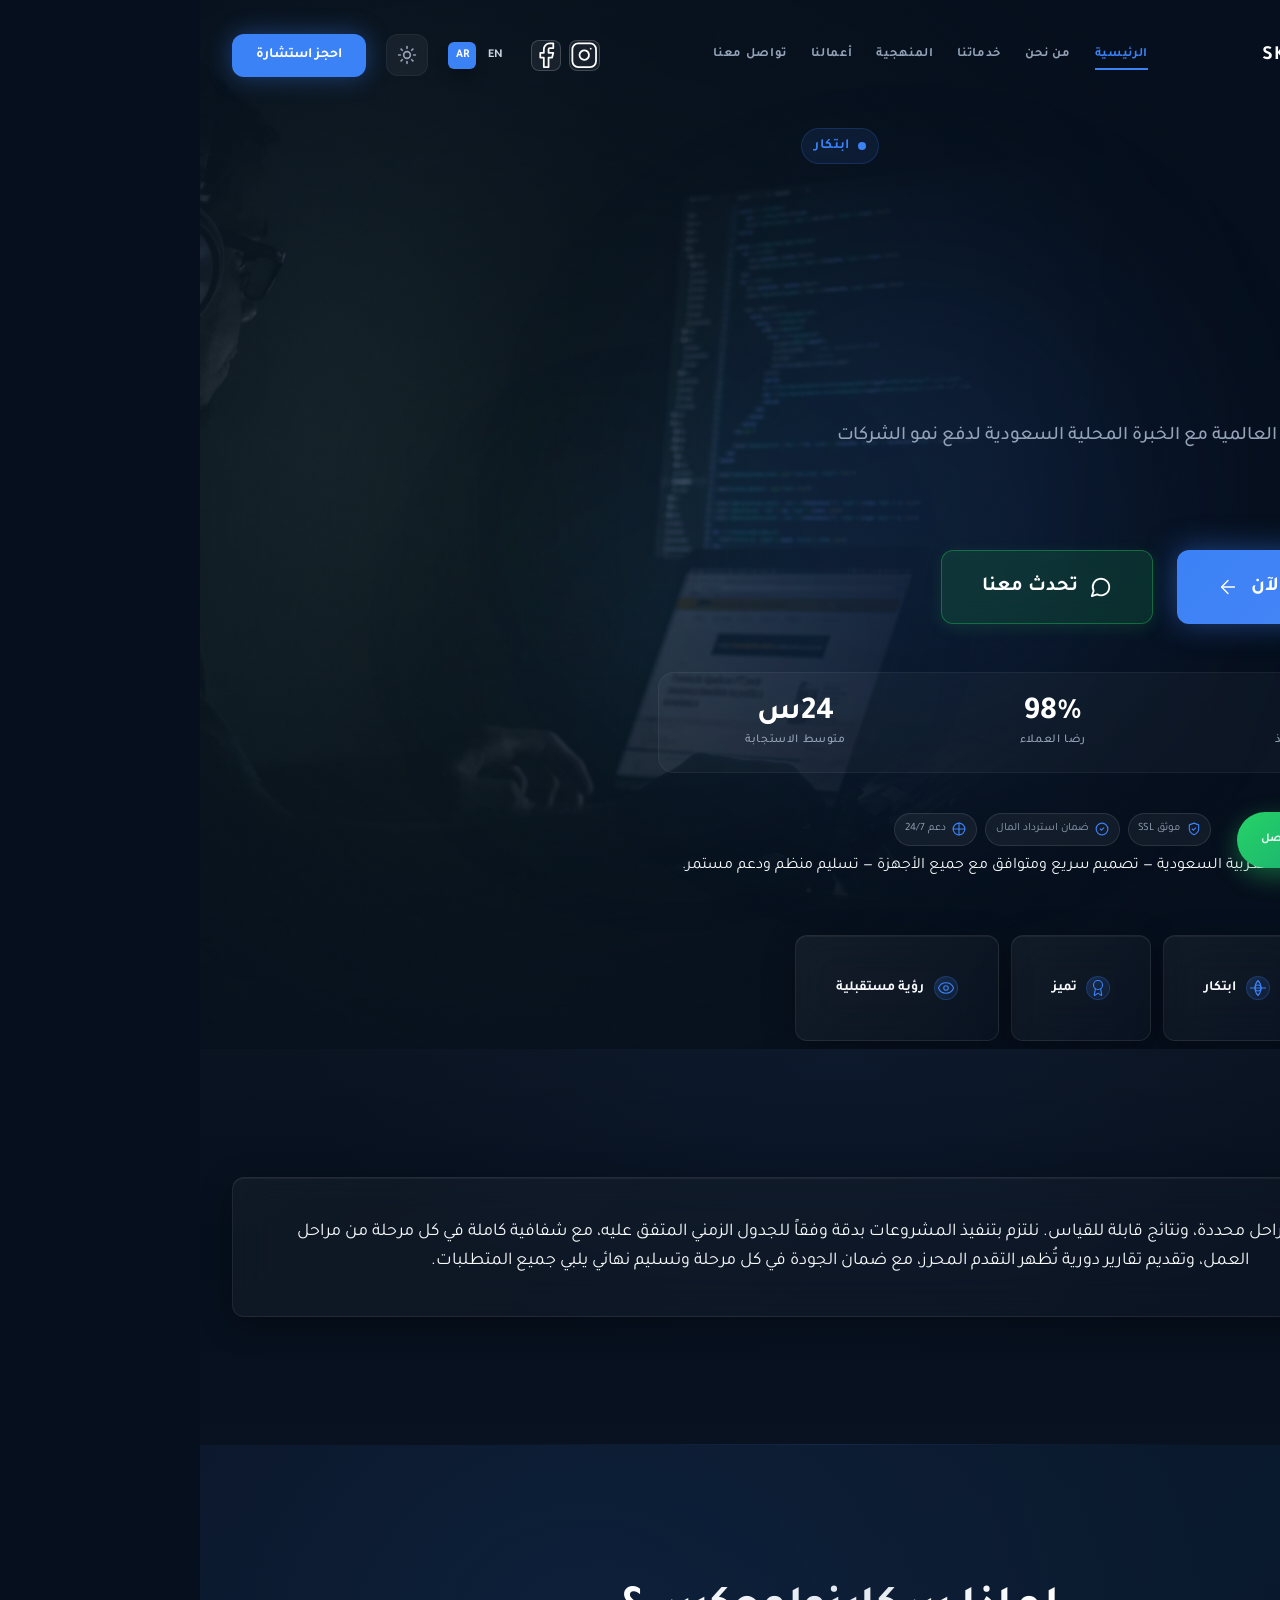
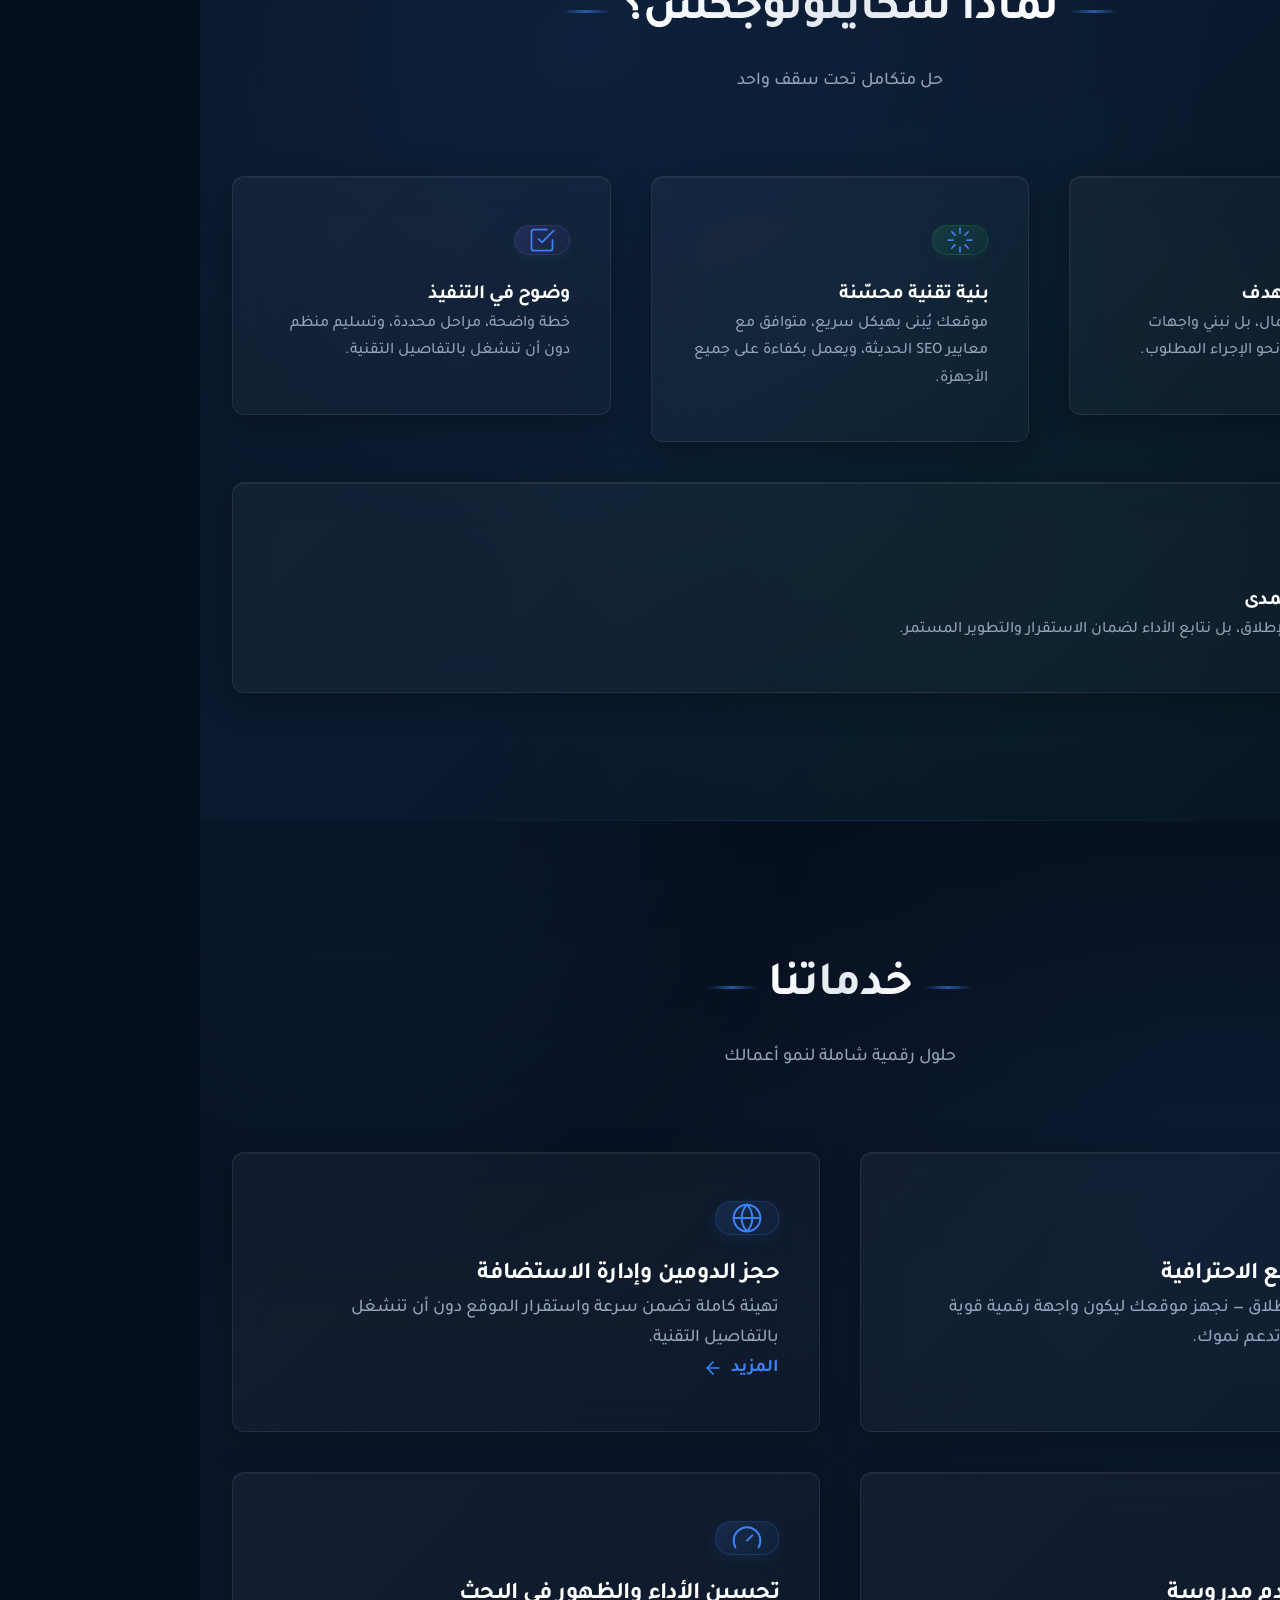
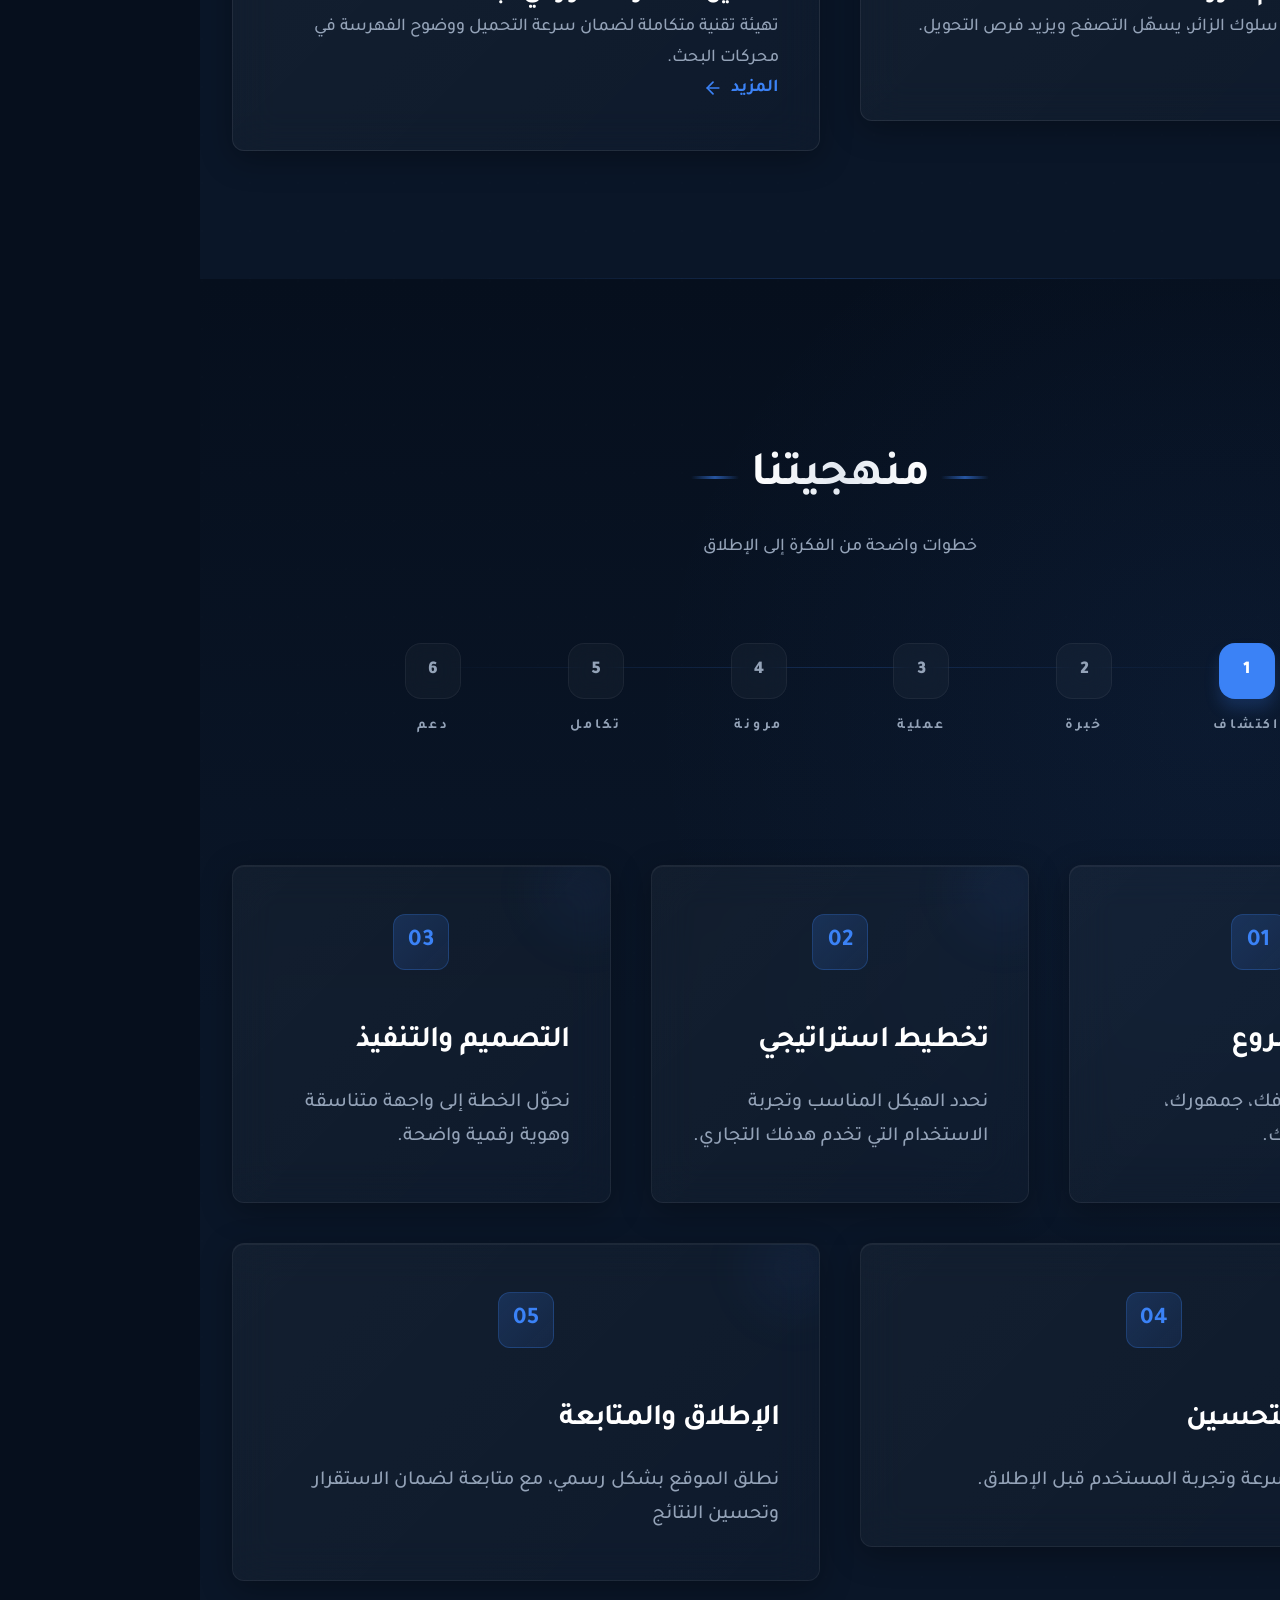
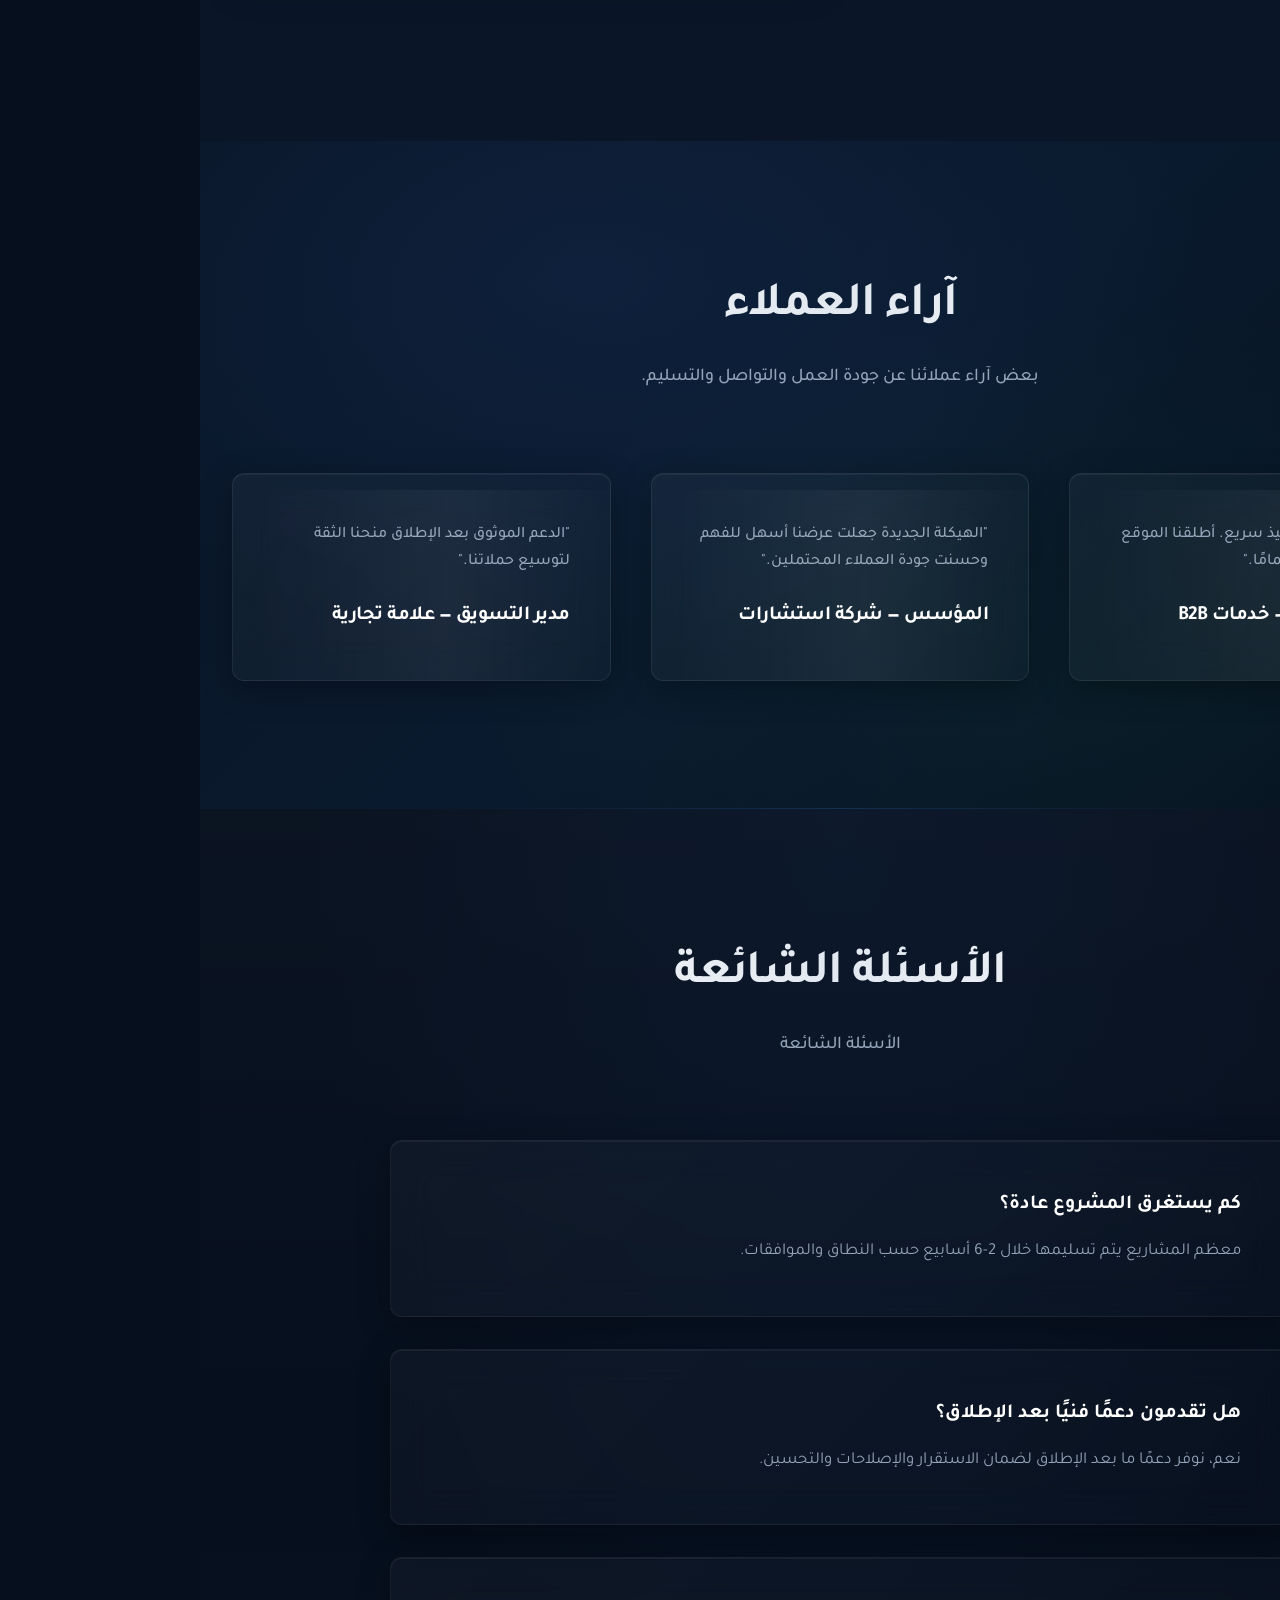
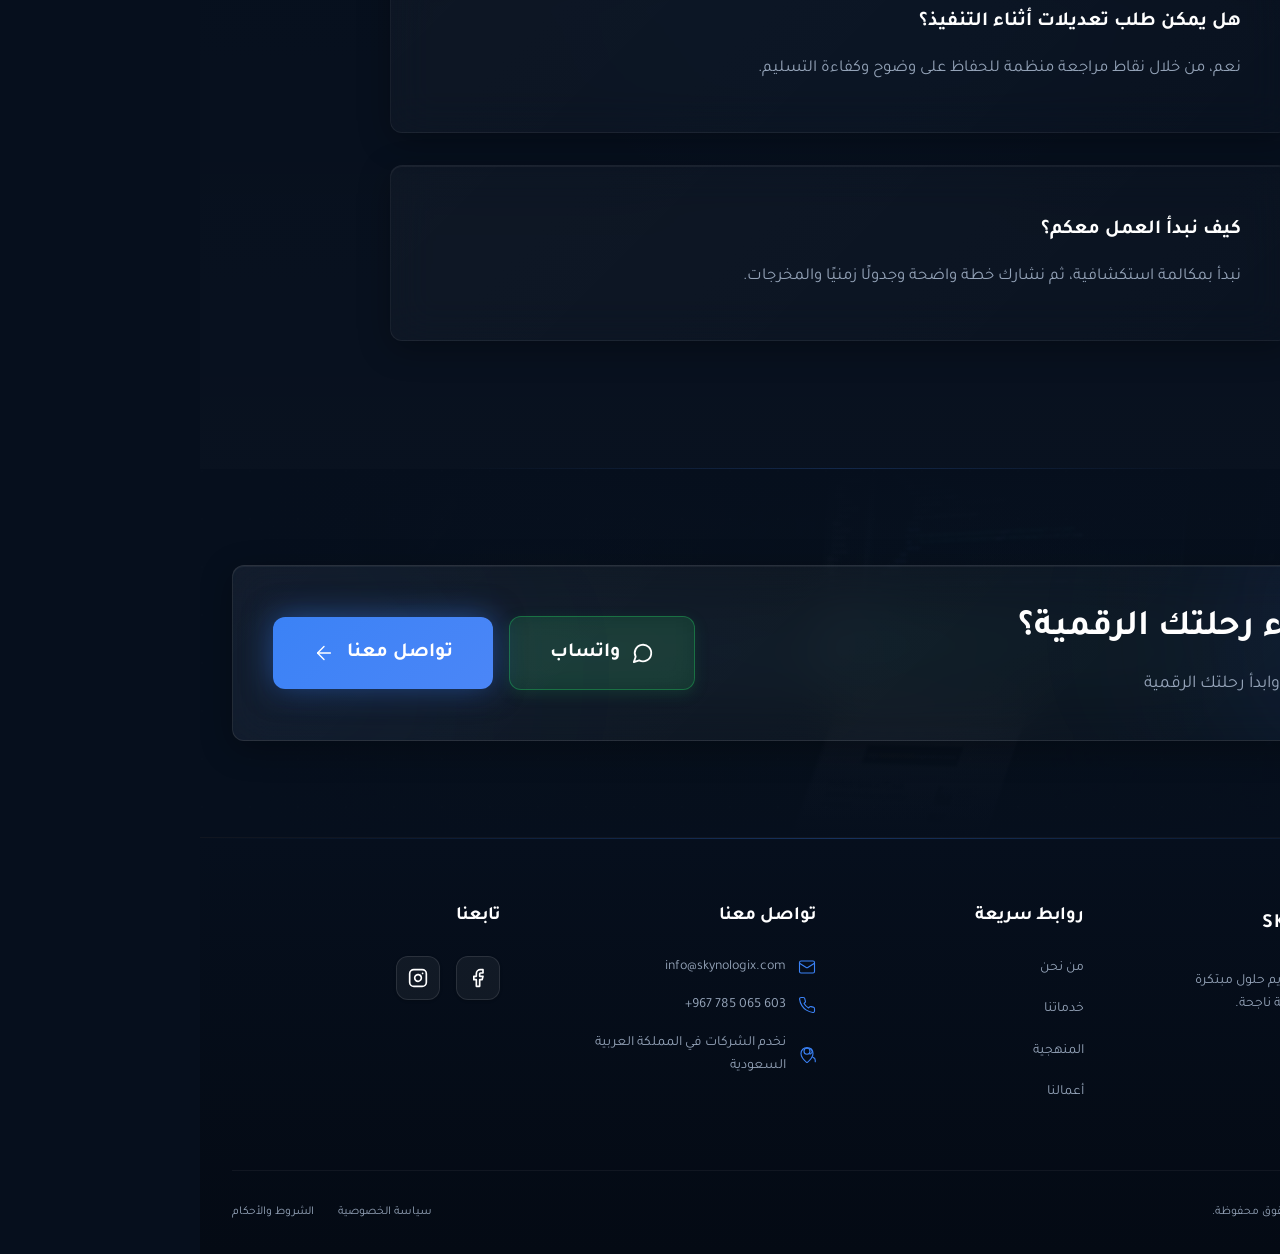
<file: ar/index.html>
<!DOCTYPE html>
<html lang="ar" dir="rtl" class="dark">

<head>
    <meta charset="UTF-8">
    <meta name="viewport" content="width=device-width, initial-scale=1.0">
    <title>سكاينولوجكس | حلول رقمية احترافية للشركات في السعودية</title>
    <meta name="description"
        content="ابنِ حضورك الرقمي بموقع احترافي يجمع بين التصميم الذكي والأداء السريع وتجربة المستخدم السلسة">
    <link rel="canonical" href="https://skynologix.com/ar">
    <link rel="alternate" hreflang="en" href="https://skynologix.com/en">
    <link rel="alternate" hreflang="ar" href="https://skynologix.com/ar">
    <link rel="alternate" hreflang="x-default" href="https://skynologix.com/en">
    <link rel="icon" type="image/svg+xml" href="../assets/logo.svg">
    <link rel="manifest" href="../manifest.json">
    <meta name="theme-color" content="#060f1d">
    <!-- Preload critical hero image -->
    <link rel="preload" href="../assets/hero-bg.webp" as="image" type="image/webp" fetchpriority="high">
    <link rel="preconnect" href="https://fonts.googleapis.com">
    <link rel="preconnect" href="https://fonts.gstatic.com" crossorigin>
    <link
        href="https://fonts.googleapis.com/css2?family=Noto+Sans+Arabic:wght@400;500;700&family=Tajawal:wght@400;500;700&display=swap"
        rel="stylesheet">
    <link rel="stylesheet" href="../css/styles.css">
    <script type="application/ld+json">
    {"@context":"https://schema.org","@type":"Organization","name":"Skynologix","url":"https://skynologix.com","logo":"https://skynologix.com/logo.svg","sameAs":["https://instagram.com/skynologix","https://facebook.com/skynologix"]}
    </script>

    <!-- Google tag (gtag.js) -->
    <script async src="https://www.googletagmanager.com/gtag/js?id=G-XN68BLTGCB"></script>
    <script>
        window.dataLayer = window.dataLayer || [];
        function gtag() { dataLayer.push(arguments); }
        gtag('js', new Date());
        gtag('config', 'G-XN68BLTGCB');
    </script>

</head>

<body>

    <!-- Scroll Progress Indicator -->
    <div class="scroll-progress" id="scroll-progress"></div>

    <!-- Cursor Following Glow -->
    <div class="hero-cursor-glow" id="cursor-glow"></div>

    <!-- NAVBAR -->
    <header id="navbar" class="navbar">
        <nav class="container">
            <div class="navbar-inner">
                <a href="index.html" class="logo-link"><img class="theme-logo" src="../assets/logo-white.svg"
                        data-dark="../assets/logo-white.svg" data-light="../assets/logo-dark.svg" alt="سكاينولوجكس"
                        width="45" height="45">
                    <div class="logo-text"><span class="brand">SKYNOLOGIX</span></div>
                </a>
                <div class="nav-links">
                    <a href="index.html" class="nav-link" data-content="navbar.home">الرئيسية</a>
                    <a href="about.html" class="nav-link" data-content="navbar.about">من نحن</a>
                    <a href="services.html" class="nav-link" data-content="navbar.services">خدماتنا</a>
                    <a href="how-it-works.html" class="nav-link" data-content="navbar.process">المنهجية</a>
                    <a href="portfolio.html" class="nav-link" data-content="navbar.portfolio">أعمالنا</a>
                    <a href="contact.html" class="nav-link" data-content="navbar.contact">تواصل معنا</a>
                </div>
                <div class="nav-actions">
                    <div class="header-social">
                        <a href="https://instagram.com/skynologix" target="_blank" rel="noopener noreferrer"
                            class="social-icon-link" aria-label="Instagram">
                            <svg viewBox="0 0 24 24" fill="none" stroke="currentColor" stroke-width="2"
                                stroke-linecap="round" stroke-linejoin="round">
                                <rect width="20" height="20" x="2" y="2" rx="5" ry="5" />
                                <path d="M16 11.37A4 4 0 1 1 12.63 8 4 4 0 0 1 16 11.37z" />
                                <line x1="17.5" x2="17.51" y1="6.5" y2="6.5" />
                            </svg>
                        </a>
                        <a href="https://facebook.com/skynologix" target="_blank" rel="noopener noreferrer"
                            class="social-icon-link" aria-label="Facebook">
                            <svg viewBox="0 0 24 24" fill="none" stroke="currentColor" stroke-width="2"
                                stroke-linecap="round" stroke-linejoin="round">
                                <path d="M18 2h-3a5 5 0 0 0-5 5v3H7v4h3v8h4v-8h3l1-4h-4V7a1 1 0 0 1 1-1h3z" />
                            </svg>
                        </a>
                    </div>
                    <div class="lang-toggle"><a href="../index.html" class="lang-btn">EN</a><a href="index.html"
                            class="lang-btn active">AR</a></div>
                    <button id="theme-toggle" class="theme-toggle" aria-label="تبديل المظهر"><svg id="icon-sun"
                            viewBox="0 0 24 24" fill="none" stroke="currentColor" stroke-width="2"
                            stroke-linecap="round" stroke-linejoin="round">
                            <circle cx="12" cy="12" r="4" />
                            <path d="M12 2v2" />
                            <path d="M12 20v2" />
                            <path d="m4.93 4.93 1.41 1.41" />
                            <path d="m17.66 17.66 1.41 1.41" />
                            <path d="M2 12h2" />
                            <path d="M20 12h2" />
                            <path d="m6.34 17.66-1.41 1.41" />
                            <path d="m19.07 4.93-1.41 1.41" />
                        </svg><svg id="icon-moon" style="display:none" viewBox="0 0 24 24" fill="none"
                            stroke="currentColor" stroke-width="2" stroke-linecap="round" stroke-linejoin="round">
                            <path d="M12 3a6 6 0 0 0 9 9 9 9 0 1 1-9-9Z" />
                        </svg></button>
                    <a href="contact.html" class="nav-cta" data-content="navbar.cta">احجز استشارة</a>
                    <button id="menu-toggle" class="menu-toggle mobile-menu-btn" aria-label="القائمة"><svg
                            id="icon-menu" viewBox="0 0 24 24" fill="none" stroke="currentColor" stroke-width="2"
                            stroke-linecap="round">
                            <line x1="4" x2="20" y1="12" y2="12" />
                            <line x1="4" x2="20" y1="6" y2="6" />
                            <line x1="4" x2="20" y1="18" y2="18" />
                        </svg><svg id="icon-x" style="display:none" viewBox="0 0 24 24" fill="none"
                            stroke="currentColor" stroke-width="2" stroke-linecap="round">
                            <path d="M18 6 6 18" />
                            <path d="m6 6 12 12" />
                        </svg></button>
                </div>
            </div>
            <div id="mobile-menu" class="mobile-menu">
                <a href="index.html" data-content="navbar.home">الرئيسية</a>
                <a href="about.html" data-content="navbar.about">من نحن</a>
                <a href="services.html" data-content="navbar.services">خدماتنا</a>
                <a href="how-it-works.html" data-content="navbar.process">المنهجية</a>
                <a href="portfolio.html" data-content="navbar.portfolio">أعمالنا</a>
                <a href="contact.html" data-content="navbar.contact">تواصل معنا</a>
                <a href="contact.html" class="mobile-cta" data-content="navbar.mobile_cta">تحدث إلينا</a>
            </div>
        </nav>
    </header>

    <!-- HERO -->
    <section class="hero">
        <div class="hero-bg"><img src="../assets/hero-bg.webp" alt="خلفية تقنية رقمية مستقبلية" loading="eager" fetchpriority="high" width="1920" height="1080">
            <div class="hero-overlay"></div>
            <div class="mesh-pattern hero-mesh"></div>
            <div class="floating-glow animate-float"
                style="top:25%;right:25%;width:500px;height:500px;background:rgba(59,130,246,0.1)"></div>
            <div class="floating-glow animate-float"
                style="bottom:25%;left:25%;width:300px;height:300px;background:rgba(59,130,246,0.05);animation-delay:-3s">
            </div>
        </div>
        <div class="hero-content">
            <div class="hero-badge-wrapper">
                <div class="hero-badge"><span class="ping"></span><span data-content="hero.badge">ابتكار</span></div>
            </div>
            <div class="hero-inner">
                <div>
                    <h1 class="ar gradient-text typing-text"
                        data-typing='["حلول ويب احترافية وتجارة إلكترونية","ندعم نمو المنشآت الصغيرة والمتوسطة","حلول تضمن لك زيادة المبيعات"]'
                        data-typing-delay="3000">
                        حلول ويب احترافية وتجارة إلكترونية<span class="typing-cursor"></span>
                    </h1>
                </div>
                <div>
                    <p class="hero-subtitle ar" data-content="hero.subtitle">ندمج المعايير الرقمية العالمية مع الخبرة
                        المحلية السعودية لدفع نمو
                        الشركات الطموحة.</p>
                </div>
                <div class="hero-ctas">
                    <a href="contact.html" class="btn-primary"><span data-content="hero.cta_primary">ابدأ مشروعك
                            الآن</span> <svg viewBox="0 0 24 24" fill="none" stroke="currentColor" stroke-width="2"
                            stroke-linecap="round" stroke-linejoin="round">
                            <path d="M5 12h14" />
                            <path d="m12 5 7 7-7 7" />
                        </svg></a>
                    <a href="https://wa.me/967785065603?text=%D9%85%D8%B1%D8%AD%D8%A8%D9%8B%D8%A7" target="_blank"
                        rel="noopener noreferrer" class="btn-whatsapp"><svg viewBox="0 0 24 24" fill="none"
                            stroke="currentColor" stroke-width="2" stroke-linecap="round" stroke-linejoin="round">
                            <path d="M7.9 20A9 9 0 1 0 4 16.1L2 22Z" />
                        </svg><span data-content="hero.cta_secondary">تحدث معنا</span></a>
                </div>

                <!-- Animated Stats -->
                <div class="stats-section">
                    <div class="stat-item">
                        <div class="stat-number" data-target="50" data-suffix="+">0</div>
                        <div class="stat-label">مشروع منفذ</div>
                    </div>
                    <div class="stat-item">
                        <div class="stat-number" data-target="98" data-suffix="%">0</div>
                        <div class="stat-label">رضا العملاء</div>
                    </div>
                    <div class="stat-item">
                        <div class="stat-number" data-target="24" data-suffix="س">0</div>
                        <div class="stat-label">متوسط الاستجابة</div>
                    </div>
                </div>

                <!-- Trust Seals -->
                <div class="trust-seals">
                    <div class="trust-seal">
                        <svg viewBox="0 0 24 24" fill="none" stroke="currentColor" stroke-width="2"
                            stroke-linecap="round" stroke-linejoin="round">
                            <path d="M12 22s8-4 8-10V5l-8-3-8 3v7c0 6 8 10 8 10" />
                            <path d="m9 12 2 2 4-4" />
                        </svg>
                        <span>موثق SSL</span>
                    </div>
                    <div class="trust-seal">
                        <svg viewBox="0 0 24 24" fill="none" stroke="currentColor" stroke-width="2"
                            stroke-linecap="round" stroke-linejoin="round">
                            <circle cx="12" cy="12" r="10" />
                            <path d="m9 12 2 2 4-4" />
                        </svg>
                        <span>ضمان استرداد المال</span>
                    </div>
                    <div class="trust-seal">
                        <svg viewBox="0 0 24 24" fill="none" stroke="currentColor" stroke-width="2"
                            stroke-linecap="round" stroke-linejoin="round">
                            <path d="M12 2v20" />
                            <path d="M2 12h20" />
                            <circle cx="12" cy="12" r="10" />
                        </svg>
                        <span>دعم 24/7</span>
                    </div>
                </div>

                <p class="hero-note" data-content="hero.note">نخدم الشركات في المملكة العربية السعودية — تصميم سريع
                    ومتوافق مع جميع الأجهزة — تسليم منظم ودعم مستمر.</p>
                <div class="hero-badges">
                    <div class="reveal hero-badge-card glass-card" data-delay="600">
                        <div class="icon-box"><svg viewBox="0 0 24 24" fill="none" stroke="currentColor"
                                stroke-width="2" stroke-linecap="round" stroke-linejoin="round">
                                <circle cx="12" cy="12" r="4" />
                                <path d="M12 2a14.5 14.5 0 0 0 0 20 14.5 14.5 0 0 0 0-20" />
                                <path d="M2 12h20" />
                            </svg></div>
                        <h3 data-content="hero.badge_1">ابتكار</h3>
                    </div>
                    <div class="reveal hero-badge-card glass-card" data-delay="700">
                        <div class="icon-box"><svg viewBox="0 0 24 24" fill="none" stroke="currentColor"
                                stroke-width="2" stroke-linecap="round" stroke-linejoin="round">
                                <path
                                    d="m15.477 12.89 1.515 8.526a.5.5 0 0 1-.81.47l-3.58-2.687a1 1 0 0 0-1.197 0l-3.586 2.686a.5.5 0 0 1-.329.124.5.5 0 0 1-.481-.593l1.515-8.526" />
                                <circle cx="12" cy="8" r="6" />
                            </svg></div>
                        <h3 data-content="hero.badge_2">تميز</h3>
                    </div>
                    <div class="reveal hero-badge-card glass-card" data-delay="800">
                        <div class="icon-box"><svg viewBox="0 0 24 24" fill="none" stroke="currentColor"
                                stroke-width="2" stroke-linecap="round" stroke-linejoin="round">
                                <path
                                    d="M2.062 12.348a1 1 0 0 1 0-.696 10.75 10.75 0 0 1 19.876 0 1 1 0 0 1 0 .696 10.75 10.75 0 0 1-19.876 0" />
                                <circle cx="12" cy="12" r="3" />
                            </svg></div>
                        <h3 data-content="hero.badge_3">رؤية مستقبلية</h3>
                    </div>
                </div>
            </div>
        </div>
    </section>

    <section class="section section-light">
        <div class="container">
            <div class="trust-strip glass-card reveal active" style="text-align: center; font-size: x-large;">
                <p style="font-size: large;" data-content="trust_strip.text">خطة دقيقة، مراحل محددة، ونتائج قابلة
                    للقياس. نلتزم بتنفيذ المشروعات بدقة وفقاً للجدول الزمني المتفق عليه، مع شفافية كاملة في كل مرحلة من
                    مراحل العمل، وتقديم تقارير دورية تُظهر التقدم المحرز، مع ضمان الجودة في كل مرحلة وتسليم نهائي يلبي
                    جميع المتطلبات.</p>
            </div>
        </div>
    </section>

    <!-- WHY SKYNOLOGIX -->
    <section class="section bg-navy" style="position:relative;overflow:hidden">
        <div class="mesh-pattern" style="position:absolute;inset:0;opacity:.05"></div>
        <div class="container" style="position:relative;z-index:10">
            <div class="reveal">
                <div class="section-heading">
                    <div class="heading-row">
                        <div class="line"></div>
                        <h2 data-content="why_us.title">لماذا سكاينولوجكس؟</h2>
                        <div class="line"></div>
                    </div>
                    <p data-content="why_us.subtitle">حل متكامل تحت سقف واحد</p>
                </div>
            </div>
            <div class="grid-4">
                <div class="reveal small-card glass-card glass-card-hover" data-delay="0">
                    <div class="icon-box"><svg viewBox="0 0 24 24" fill="none" stroke="currentColor" stroke-width="2"
                            stroke-linecap="round" stroke-linejoin="round">
                            <path d="M12 22s8-4 8-10V5l-8-3-8 3v7c0 6 8 10 8 10" />
                            <path d="m9 12 2 2 4-4" />
                        </svg></div>
                    <div>
                        <h3 data-content="why_us.card1_title">تصميم يخدم الهدف</h3>
                        <p data-content="why_us.card1_desc">لا نصمم لمجرد الجمال، بل نبني واجهات مدروسة تقود الزائر نحو
                            الإجراء المطلوب.</p>
                    </div>
                </div>
                <div class="reveal small-card glass-card glass-card-hover" data-delay="100">
                    <div class="icon-box"><svg viewBox="0 0 24 24" fill="none" stroke="currentColor" stroke-width="2"
                            stroke-linecap="round" stroke-linejoin="round">
                            <path d="M12 2v4" />
                            <path d="M12 18v4" />
                            <path d="M4.93 4.93 7.76 7.76" />
                            <path d="M16.24 16.24 19.07 19.07" />
                            <path d="M2 12h4" />
                            <path d="M18 12h4" />
                            <path d="M4.93 19.07 7.76 16.24" />
                            <path d="M16.24 7.76 19.07 4.93" />
                        </svg></div>
                    <div>
                        <h3 data-content="why_us.card2_title">بنية تقنية محسّنة</h3>
                        <p data-content="why_us.card2_desc">موقعك يُبنى بهيكل سريع، متوافق مع معايير SEO الحديثة، ويعمل
                            بكفاءة على جميع الأجهزة.</p>
                    </div>
                </div>
                <div class="reveal small-card glass-card glass-card-hover" data-delay="200">
                    <div class="icon-box"><svg viewBox="0 0 24 24" fill="none" stroke="currentColor" stroke-width="2"
                            stroke-linecap="round" stroke-linejoin="round">
                            <path d="M9 11l3 3L22 4" />
                            <path d="M21 12v7a2 2 0 0 1-2 2H5a2 2 0 0 1-2-2V5a2 2 0 0 1 2-2h11" />
                        </svg></div>
                    <div>
                        <h3 data-content="why_us.card3_title">وضوح في التنفيذ</h3>
                        <p data-content="why_us.card3_desc">خطة واضحة، مراحل محددة، وتسليم منظم دون أن تنشغل بالتفاصيل
                            التقنية.</p>
                    </div>
                </div>
                <div class="reveal small-card glass-card glass-card-hover" data-delay="300">
                    <div class="icon-box"><svg viewBox="0 0 24 24" fill="none" stroke="currentColor" stroke-width="2"
                            stroke-linecap="round" stroke-linejoin="round">
                            <path d="M17 21v-2a4 4 0 0 0-4-4H5a4 4 0 0 0-4 4v2" />
                            <circle cx="9" cy="7" r="4" />
                            <path d="M23 21v-2a4 4 0 0 0-3-3.87" />
                            <path d="M16 3.13a4 4 0 0 1 0 7.75" />
                        </svg></div>
                    <div>
                        <h3 data-content="why_us.card4_title">شراكة طويلة المدى</h3>
                        <p data-content="why_us.card4_desc">لا ينتهي دورنا عند الإطلاق، بل نتابع الأداء لضمان الاستقرار
                            والتطوير المستمر.</p>
                    </div>
                </div>
            </div>
        </div>
    </section>

    <!-- SERVICES PREVIEW -->
    <section class="section bg-primary" style="position:relative;overflow:hidden">
        <div class="mesh-pattern" style="position:absolute;inset:0;opacity:.05"></div>
        <div class="floating-glow animate-float"
            style="top:0;left:0;width:600px;height:600px;background:rgba(59,130,246,0.05);transform:translate(-25%,-50%)">
        </div>
        <div class="container" style="position:relative;z-index:10">
            <div class="reveal">
                <div class="section-heading">
                    <div class="heading-row">
                        <div class="line"></div>
                        <h2 data-content="services.title">خدماتنا</h2>
                        <div class="line"></div>
                    </div>
                    <p data-content="services.subtitle">حلول رقمية شاملة لنمو أعمالك</p>
                </div>
            </div>
            <div class="grid-2">
                <div class="reveal feature-card glass-card glass-card-hover" data-delay="0">
                    <div class="icon-box"><svg viewBox="0 0 24 24" fill="none" stroke="currentColor" stroke-width="2"
                            stroke-linecap="round" stroke-linejoin="round">
                            <rect width="20" height="14" x="2" y="3" rx="2" />
                            <line x1="8" x2="16" y1="21" y2="21" />
                            <line x1="12" x2="12" y1="17" y2="21" />
                        </svg></div>
                    <div>
                        <h3 data-content="services.card1_title">إطلاق المواقع الاحترافية</h3>
                        <p data-content="services.card1_desc">من الفكرة إلى الإطلاق — نجهز موقعك ليكون واجهة رقمية قوية
                            تعكس علامتك وتدعم نموك.</p><a href="services.html" class="learn-more"><span
                                data-content="services.card1_link">المزيد</span> <svg viewBox="0 0 24 24" fill="none"
                                stroke="currentColor" stroke-width="2" stroke-linecap="round" stroke-linejoin="round">
                                <path d="M5 12h14" />
                                <path d="m12 5 7 7-7 7" />
                            </svg></a>
                    </div>
                </div>
                <div class="reveal feature-card glass-card glass-card-hover" data-delay="100">
                    <div class="icon-box"><svg viewBox="0 0 24 24" fill="none" stroke="currentColor" stroke-width="2"
                            stroke-linecap="round" stroke-linejoin="round">
                            <circle cx="12" cy="12" r="10" />
                            <path d="M12 2a14.5 14.5 0 0 0 0 20 14.5 14.5 0 0 0 0-20" />
                            <path d="M2 12h20" />
                        </svg></div>
                    <div>
                        <h3 data-content="services.card2_title">حجز الدومين وإدارة الاستضافة</h3>
                        <p data-content="services.card2_desc">تهيئة كاملة تضمن سرعة واستقرار الموقع دون أن تنشغل
                            بالتفاصيل التقنية.</p><a href="services.html" class="learn-more"><span
                                data-content="services.card2_link">المزيد</span> <svg viewBox="0 0 24 24" fill="none"
                                stroke="currentColor" stroke-width="2" stroke-linecap="round" stroke-linejoin="round">
                                <path d="M5 12h14" />
                                <path d="m12 5 7 7-7 7" />
                            </svg></a>
                    </div>
                </div>
                <div class="reveal feature-card glass-card glass-card-hover" data-delay="200">
                    <div class="icon-box"><svg viewBox="0 0 24 24" fill="none" stroke="currentColor" stroke-width="2"
                            stroke-linecap="round" stroke-linejoin="round">
                            <path d="M12 20h9" />
                            <path d="M16.5 3.5a2.12 2.12 0 0 1 3 3L7 19l-4 1 1-4Z" />
                        </svg></div>
                    <div>
                        <h3 data-content="services.card3_title">تجربة مستخدم مدروسة</h3>
                        <p data-content="services.card3_desc">تصميم مبني على سلوك الزائر، يسهّل التصفح ويزيد فرص
                            التحويل.</p><a href="services.html" class="learn-more"><span
                                data-content="services.card3_link">المزيد</span> <svg viewBox="0 0 24 24" fill="none"
                                stroke="currentColor" stroke-width="2" stroke-linecap="round" stroke-linejoin="round">
                                <path d="M5 12h14" />
                                <path d="m12 5 7 7-7 7" />
                            </svg></a>
                    </div>
                </div>
                <div class="reveal feature-card glass-card glass-card-hover" data-delay="300">
                    <div class="icon-box"><svg viewBox="0 0 24 24" fill="none" stroke="currentColor" stroke-width="2"
                            stroke-linecap="round" stroke-linejoin="round">
                            <path d="m12 14 4-4" />
                            <path d="M3.34 19a10 10 0 1 1 17.32 0" />
                        </svg></div>
                    <div>
                        <h3 data-content="services.card4_title">تحسين الأداء والظهور في البحث</h3>
                        <p data-content="services.card4_desc">تهيئة تقنية متكاملة لضمان سرعة التحميل ووضوح الفهرسة في
                            محركات البحث.</p><a href="services.html" class="learn-more"><span
                                data-content="services.card4_link">المزيد</span> <svg viewBox="0 0 24 24" fill="none"
                                stroke="currentColor" stroke-width="2" stroke-linecap="round" stroke-linejoin="round">
                                <path d="M5 12h14" />
                                <path d="m12 5 7 7-7 7" />
                            </svg></a>
                    </div>
                </div>
            </div>
        </div>
    </section>

    <!-- PROCESS -->
    <section class="section-lg bg-primary" style="position:relative;overflow:hidden">
        <div class="mesh-pattern" style="position:absolute;inset:0;opacity:.05"></div>
        <div class="container" style="position:relative;z-index:10">
            <div class="section-heading">
                <div class="heading-row">
                    <div class="line"></div>
                    <h2 data-content="process.title">منهجيتنا</h2>
                    <div class="line"></div>
                </div>
                <p data-content="process.subtitle">خطوات واضحة من الفكرة إلى الإطلاق</p>
            </div>
            <div class="stepper">
                <div class="stepper-line"></div>
                <div class="grid-6">
                    <div class="stepper-item">
                        <div class="stepper-num">1</div><span class="stepper-label"
                            data-content="process.step1_label">اكتشاف</span>
                    </div>
                    <div class="stepper-item">
                        <div class="stepper-num">2</div><span class="stepper-label"
                            data-content="process.step2_label">خبرة</span>
                    </div>
                    <div class="stepper-item">
                        <div class="stepper-num">3</div><span class="stepper-label"
                            data-content="process.step3_label">عملية</span>
                    </div>
                    <div class="stepper-item">
                        <div class="stepper-num">4</div><span class="stepper-label"
                            data-content="process.step4_label">مرونة</span>
                    </div>
                    <div class="stepper-item">
                        <div class="stepper-num">5</div><span class="stepper-label"
                            data-content="process.step5_label">تكامل</span>
                    </div>
                    <div class="stepper-item">
                        <div class="stepper-num">6</div><span class="stepper-label">دعم</span>
                    </div>
                </div>
            </div>
            <div class="grid-3">
                <div class="reveal step-card glass-card glass-card-hover" data-delay="0">
                    <div class="corner-glow"></div>
                    <div class="step-header">
                        <div class="step-num">01</div>
                        <div class="step-line"></div>
                    </div>
                    <h3 data-content="process.card1_title">فهم المشروع</h3>
                    <p data-content="process.card1_desc">نبدأ بتحليل أهدافك، جمهورك، وطبيعة نشاطك.</p>
                </div>
                <div class="reveal step-card glass-card glass-card-hover" data-delay="100">
                    <div class="corner-glow"></div>
                    <div class="step-header">
                        <div class="step-num">02</div>
                        <div class="step-line"></div>
                    </div>
                    <h3 data-content="process.card2_title">تخطيط استراتيجي</h3>
                    <p data-content="process.card2_desc">نحدد الهيكل المناسب وتجربة الاستخدام التي تخدم هدفك التجاري.
                    </p>
                </div>
                <div class="reveal step-card glass-card glass-card-hover" data-delay="200">
                    <div class="corner-glow"></div>
                    <div class="step-header">
                        <div class="step-num">03</div>
                        <div class="step-line"></div>
                    </div>
                    <h3 data-content="process.card3_title">التصميم والتنفيذ</h3>
                    <p data-content="process.card3_desc">نحوّل الخطة إلى واجهة متناسقة وهوية رقمية واضحة.</p>
                </div>
                <div class="reveal step-card glass-card glass-card-hover" data-delay="300">
                    <div class="corner-glow"></div>
                    <div class="step-header">
                        <div class="step-num">04</div>
                        <div class="step-line"></div>
                    </div>
                    <h3 data-content="process.card4_title">الاختبار والتحسين</h3>
                    <p data-content="process.card4_desc">نراجع الأداء والسرعة وتجربة المستخدم قبل الإطلاق.</p>
                </div>
                <div class="reveal step-card glass-card glass-card-hover" data-delay="400">
                    <div class="corner-glow"></div>
                    <div class="step-header">
                        <div class="step-num">05</div>
                        <div class="step-line"></div>
                    </div>
                    <h3 data-content="process.card5_title">الإطلاق والمتابعة</h3>
                    <p data-content="process.card5_desc">نطلق الموقع بشكل رسمي، مع متابعة لضمان الاستقرار وتحسين النتائج
                    </p>
                </div>
            </div>
        </div>
    </section>

    <section class="section bg-navy">
        <div class="container">
            <div class="section-heading reveal">
                <h2 data-content="testimonials.title">آراء العملاء</h2>
                <p data-content="testimonials.subtitle">بعض آراء عملائنا عن جودة العمل والتواصل والتسليم.</p>
            </div>
            <div class="grid-3">
                <div class="glass-card small-card reveal">
                    <p data-content="testimonials.card1_quote">"عملية واضحة وتنفيذ سريع. أطلقنا الموقع في الموعد المحدد
                        تمامًا."</p>
                    <h3 data-content="testimonials.card1_author">مدير العمليات — خدمات B2B</h3>
                </div>
                <div class="glass-card small-card reveal" data-delay="120">
                    <p data-content="testimonials.card2_quote">"الهيكلة الجديدة جعلت عرضنا أسهل للفهم وحسنت جودة العملاء
                        المحتملين."</p>
                    <h3 data-content="testimonials.card2_author">المؤسس — شركة استشارات</h3>
                </div>
                <div class="glass-card small-card reveal" data-delay="240">
                    <p data-content="testimonials.card3_quote">"الدعم الموثوق بعد الإطلاق منحنا الثقة لتوسيع حملاتنا."
                    </p>
                    <h3 data-content="testimonials.card3_author">مدير التسويق — علامة تجارية</h3>
                </div>
            </div>
        </div>
    </section>

    <section class="section section-light">
        <div class="container">
            <div class="section-heading reveal">
                <h2 data-content="faq.title">الأسئلة الشائعة</h2>
                <p data-content="faq.subtitle">الأسئلة الشائعة</p>
            </div>
            <div class="faq-list">
                <div class="faq-item glass-card">
                    <h3 data-content="faq.q1">كم يستغرق المشروع عادة؟</h3>
                    <p data-content="faq.a1">معظم المشاريع يتم تسليمها خلال 2-6 أسابيع حسب النطاق والموافقات.</p>
                </div>
                <div class="faq-item glass-card">
                    <h3 data-content="faq.q2">هل تقدمون دعمًا فنيًا بعد الإطلاق؟</h3>
                    <p data-content="faq.a2">نعم، نوفر دعمًا ما بعد الإطلاق لضمان الاستقرار والإصلاحات والتحسين.</p>
                </div>
                <div class="faq-item glass-card">
                    <h3 data-content="faq.q3">هل يمكن طلب تعديلات أثناء التنفيذ؟</h3>
                    <p data-content="faq.a3">نعم، من خلال نقاط مراجعة منظمة للحفاظ على وضوح وكفاءة التسليم.</p>
                </div>
                <div class="faq-item glass-card">
                    <h3 data-content="faq.q4">كيف نبدأ العمل معكم؟</h3>
                    <p data-content="faq.a4">نبدأ بمكالمة استكشافية، ثم نشارك خطة واضحة وجدولًا زمنيًا والمخرجات.</p>
                </div>
            </div>
        </div>
    </section>

    <!-- CTA -->
    <section class="cta-section">
        <div class="cta-bg"><img src="../assets/hero-bg.webp" alt="" loading="lazy" width="1920" height="1080">
            <div class="cta-overlay"></div>
            <div class="mesh-pattern" style="position:absolute;inset:0;opacity:.1"></div>
        </div>
        <div class="container" style="position:relative;z-index:10">
            <div class="reveal">
                <div class="cta-card glass-card">
                    <div class="cta-glow-tr"></div>
                    <div class="cta-glow-bl"></div>
                    <div class="cta-inner">
                        <div>
                            <h2 data-content="cta.title">جاهز لبدء رحلتك الرقمية؟</h2>
                            <p data-content="cta.text">تواصل معنا اليوم وابدأ رحلتك الرقمية</p>
                        </div>
                        <div class="cta-buttons"><a href="https://wa.me/967785065603" target="_blank"
                                rel="noopener noreferrer" class="btn-whatsapp"><svg viewBox="0 0 24 24" fill="none"
                                    stroke="currentColor" stroke-width="2" stroke-linecap="round"
                                    stroke-linejoin="round">
                                    <path d="M7.9 20A9 9 0 1 0 4 16.1L2 22Z" />
                                </svg><span data-content="cta.btn_whatsapp">واتساب</span></a><a href="contact.html"
                                class="btn-primary"><span data-content="cta.btn_contact">تواصل معنا</span> <svg
                                    viewBox="0 0 24 24" fill="none" stroke="currentColor" stroke-width="2"
                                    stroke-linecap="round" stroke-linejoin="round">
                                    <path d="M5 12h14" />
                                    <path d="m12 5 7 7-7 7" />
                                </svg></a></div>
                    </div>
                </div>
            </div>
        </div>
    </section>

    <!-- FOOTER -->
    <footer class="footer">
        <div class="container">
            <div class="footer-grid">
                <div class="footer-brand">
                    <a href="index.html" class="logo-link" style="margin-bottom:1.5rem">
                        <img class="theme-logo" src="../assets/logo-white.svg" data-dark="../assets/logo-white.svg"
                            data-light="../assets/logo-dark.svg" alt="سكاينولوجكس" width="40" height="40" loading="lazy">
                        <div class="logo-text"><span class="brand">SKYNOLOGIX</span></div>
                    </a>
                    <p data-content="footer.brand_desc">وكالة رقمية متخصصة في تقديم حلول مبتكرة لتحويل أعمالك إلى تجارب
                        رقمية ناجحة.</p>
                </div>
                <div class="footer-links">
                    <h3 data-content="footer.links_title">روابط سريعة</h3>
                    <ul>
                        <li><a href="about.html" data-content="navbar.about">من نحن</a></li>
                        <li><a href="services.html" data-content="navbar.services">خدماتنا</a></li>
                        <li><a href="how-it-works.html" data-content="navbar.process">المنهجية</a></li>
                        <li><a href="portfolio.html" data-content="navbar.portfolio">أعمالنا</a></li>
                    </ul>
                </div>
                <div>
                    <h3 data-content="footer.contact_title">تواصل معنا</h3>
                    <ul class="footer-contact">
                        <li><svg viewBox="0 0 24 24" fill="none" stroke="currentColor" stroke-width="2"
                                stroke-linecap="round" stroke-linejoin="round">
                                <rect width="20" height="16" x="2" y="4" rx="2" />
                                <path d="m22 7-8.97 5.7a1.94 1.94 0 0 1-2.06 0L2 7" />
                            </svg><a href="mailto:info@skynologix.com">info@skynologix.com</a></li>
                        <li><svg viewBox="0 0 24 24" fill="none" stroke="currentColor" stroke-width="2"
                                stroke-linecap="round" stroke-linejoin="round">
                                <path
                                    d="M22 16.92v3a2 2 0 0 1-2.18 2 19.79 19.79 0 0 1-8.63-3.07 19.5 19.5 0 0 1-6-6 19.79 19.79 0 0 1-3.07-8.67A2 2 0 0 1 4.11 2h3a2 2 0 0 1 2 1.72 12.84 12.84 0 0 0 .7 2.81 2 2 0 0 1-.45 2.11L8.09 9.91a16 16 0 0 0 6 6l1.27-1.27a2 2 0 0 1 2.11-.45 12.84 12.84 0 0 0 2.81.7A2 2 0 0 1 22 16.92z" />
                            </svg><a href="tel:+967785065603" dir="ltr">+967 785 065 603</a></li>
                        <li><svg viewBox="0 0 24 24" fill="none" stroke="currentColor" stroke-width="2"
                                stroke-linecap="round" stroke-linejoin="round">
                                <path
                                    d="M20 10c0 4.993-5.539 10.193-7.399 11.799a1 1 0 0 1-1.202 0C9.539 20.193 4 14.993 4 10a8 8 0 0 1 16 0" />
                                <circle cx="12" cy="7" r="4" />
                                <path d="M23 21v-2a4 4 0 0 0-3-3.87" />
                                <path d="M16 3.13a4 4 0 0 1 0 7.75" />
                            </svg><span data-content="footer.serving">نخدم الشركات في المملكة العربية السعودية</span>
                        </li>
                    </ul>
                </div>
                <div>
                    <h3 data-content="footer.follow_title">تابعنا</h3>
                    <div class="footer-social"><a href="https://facebook.com/skynologix" target="_blank"
                            rel="noopener noreferrer" aria-label="Facebook"><svg viewBox="0 0 24 24" fill="none"
                                stroke="currentColor" stroke-width="2" stroke-linecap="round" stroke-linejoin="round">
                                <path d="M18 2h-3a5 5 0 0 0-5 5v3H7v4h3v8h4v-8h3l1-4h-4V7a1 1 0 0 1 1-1h3z" />
                            </svg></a><a href="https://instagram.com/skynologix" target="_blank"
                            rel="noopener noreferrer" aria-label="Instagram"><svg viewBox="0 0 24 24" fill="none"
                                stroke="currentColor" stroke-width="2" stroke-linecap="round" stroke-linejoin="round">
                                <rect width="20" height="20" x="2" y="2" rx="5" ry="5" />
                                <path d="M16 11.37A4 4 0 1 1 12.63 8 4 4 0 0 1 16 11.37z" />
                                <line x1="17.5" x2="17.51" y1="6.5" y2="6.5" />
                            </svg></a></div>
                </div>
            </div>
            <div class="footer-bottom">
                <p data-content="footer.rights">&copy; 2026 سكاينولوجكس. جميع الحقوق محفوظة.</p>
                <div class="footer-bottom-links"><a href="#" data-content="footer.privacy">سياسة الخصوصية</a><a href="#"
                        data-content="footer.terms">الشروط والأحكام</a></div>
            </div>
        </div>
    </footer>

    <!-- Floating WhatsApp Button -->
    <a href="https://wa.me/967785065603?text=%D9%85%D8%B1%D8%AD%D8%A8%D9%8B%D8%A7" target="_blank"
        rel="noopener noreferrer" class="floating-whatsapp" aria-label="تواصل عبر واتساب">
        <svg viewBox="0 0 24 24" fill="currentColor" stroke="none">
            <path
                d="M17.472 14.382c-.297-.149-1.758-.867-2.03-.967-.273-.099-.471-.148-.67.15-.197.297-.767.966-.94 1.164-.173.199-.347.223-.644.075-.297-.15-1.255-.463-2.39-1.475-.883-.788-1.48-1.761-1.653-2.059-.173-.297-.018-.458.13-.606.134-.133.298-.347.446-.52.149-.174.198-.298.298-.497.099-.198.05-.371-.025-.52-.075-.149-.669-1.612-.916-2.207-.242-.579-.487-.5-.669-.51-.173-.008-.371-.01-.57-.01-.198 0-.52.074-.792.372-.272.297-1.04 1.016-1.04 2.479 0 1.462 1.065 2.875 1.213 3.074.149.198 2.096 3.2 5.077 4.487.709.306 1.262.489 1.694.625.712.227 1.36.195 1.871.118.571-.085 1.758-.719 2.006-1.413.248-.694.248-1.289.173-1.413-.074-.124-.272-.198-.57-.347m-5.421 7.403h-.004a9.87 9.87 0 01-5.031-1.378l-.361-.214-3.741.982.998-3.648-.235-.374a9.86 9.86 0 01-1.51-5.26c.001-5.45 4.436-9.884 9.888-9.884 2.64 0 5.122 1.03 6.988 2.898a9.825 9.825 0 012.893 6.994c-.003 5.45-4.437 9.884-9.885 9.884m8.413-18.297A11.815 11.815 0 0012.05 0C5.495 0 .16 5.335.157 11.892c0 2.096.547 4.142 1.588 5.955L0 24l6.335-1.652a11.96 11.96 0 005.72 1.46h.005c6.554 0 11.89-5.335 11.893-11.893a11.821 11.821 0 00-3.48-8.413Z" />
        </svg>
        <span class="floating-whatsapp-text">تحدث الآن</span>
        <span class="whatsapp-status"><span class="status-dot"></span>متصل</span>
    </a>

    <!-- Exit Intent Modal -->
    <div class="exit-modal" id="exit-modal">
        <div class="exit-modal-content">
            <button class="exit-modal-close" id="exit-modal-close" aria-label="إغلاق">
                <svg viewBox="0 0 24 24" fill="none" stroke="currentColor" stroke-width="2" stroke-linecap="round"
                    stroke-linejoin="round">
                    <path d="M18 6 6 18" />
                    <path d="m6 6 12 12" />
                </svg>
            </button>
            <h3>انتظر! قبل أن تغادر...</h3>
            <p>احصل على استشارة استراتيجية مجانية لمدة 15 دقيقة لتحسين تواجدك الرقمي. بدون أي التزام.</p>
            <a href="https://wa.me/967785065603?text=%D9%85%D8%B1%D8%AD%D8%A8%D9%8B%D8%A7%2C%20%D8%A3%D8%B1%D9%8A%D8%AF%20%D8%A7%D9%84%D8%AD%D8%B5%D9%88%D9%84%20%D8%B9%D9%84%D9%89%20%D8%A7%D8%B3%D8%AA%D8%B4%D8%A7%D8%B1%D8%A9%20%D9%85%D8%AC%D8%A7%D9%86%D9%8A%D8%A9"
                target="_blank" rel="noopener noreferrer" class="btn-primary">احصل على استشارتك المجانية</a>
        </div>
    </div>

    <!-- Scripts -->
    <script src="../js/app.js" defer></script>
</body>

</html>
</file>
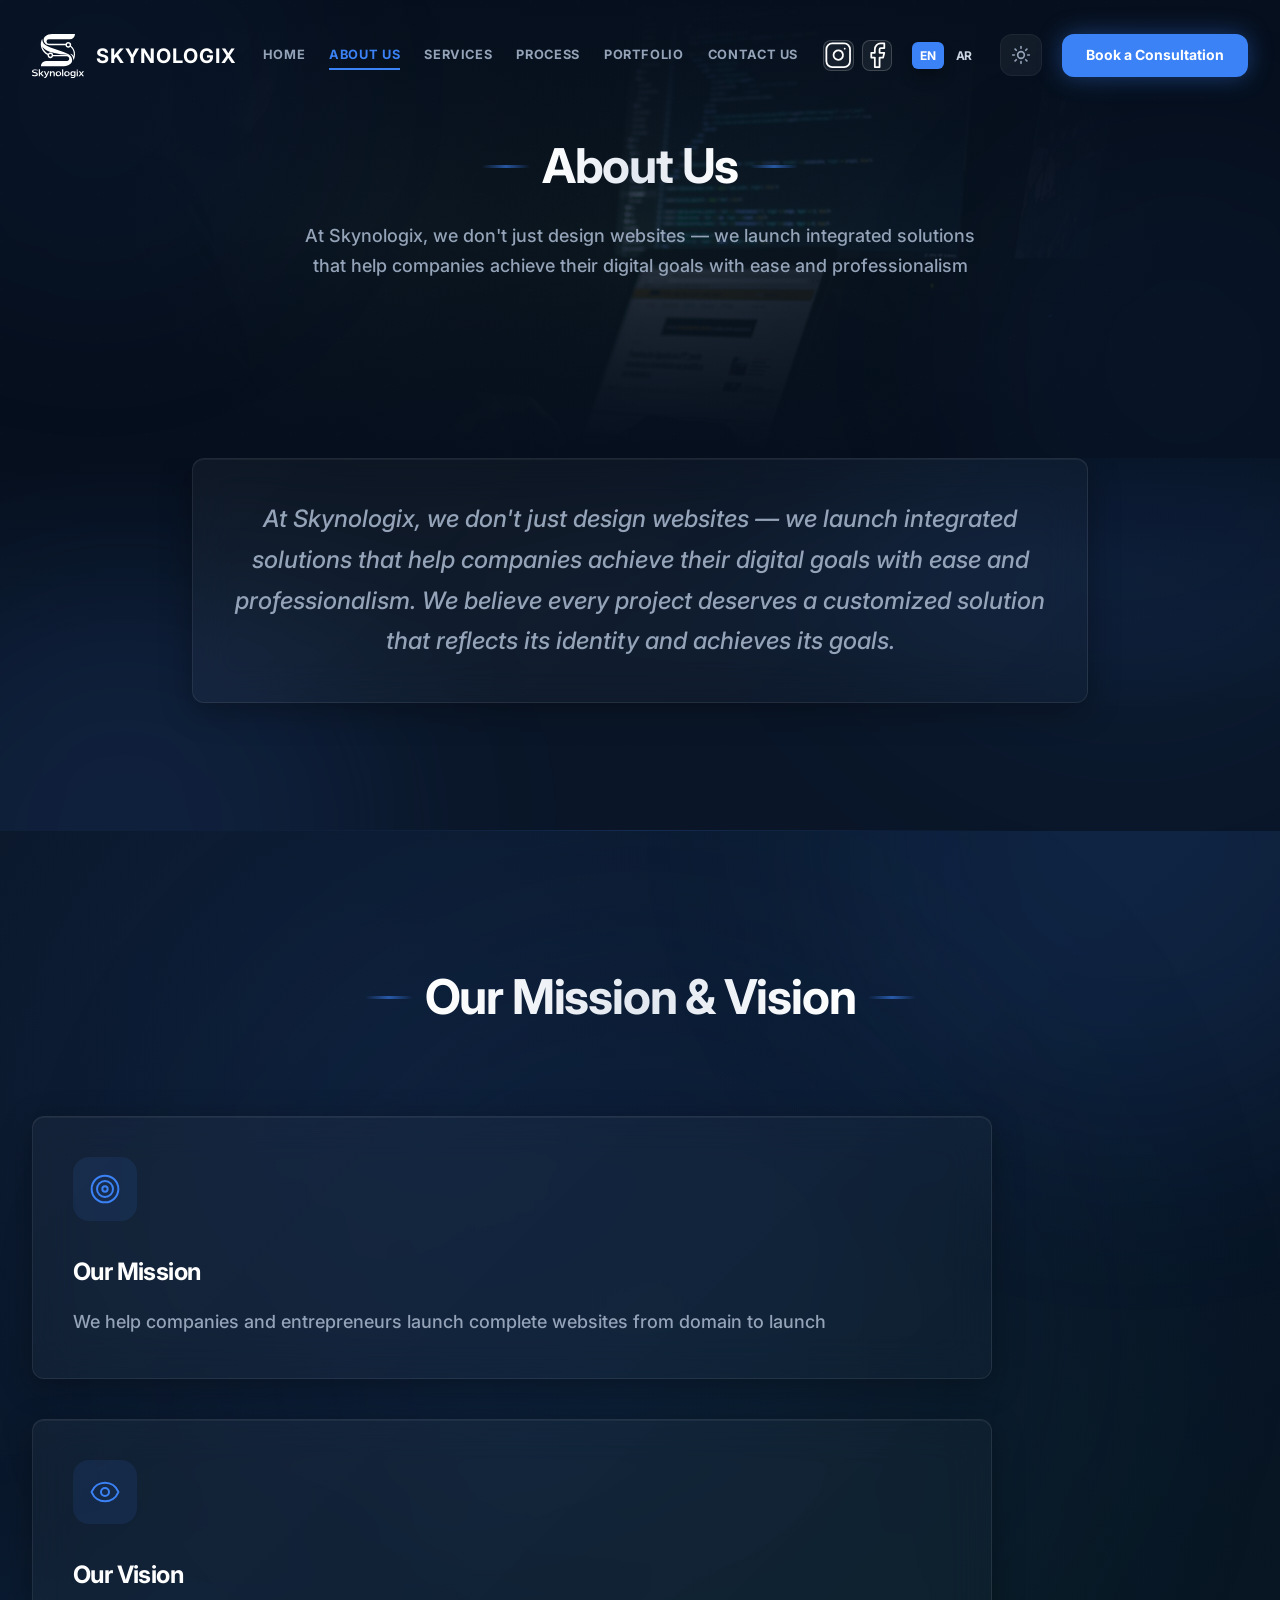
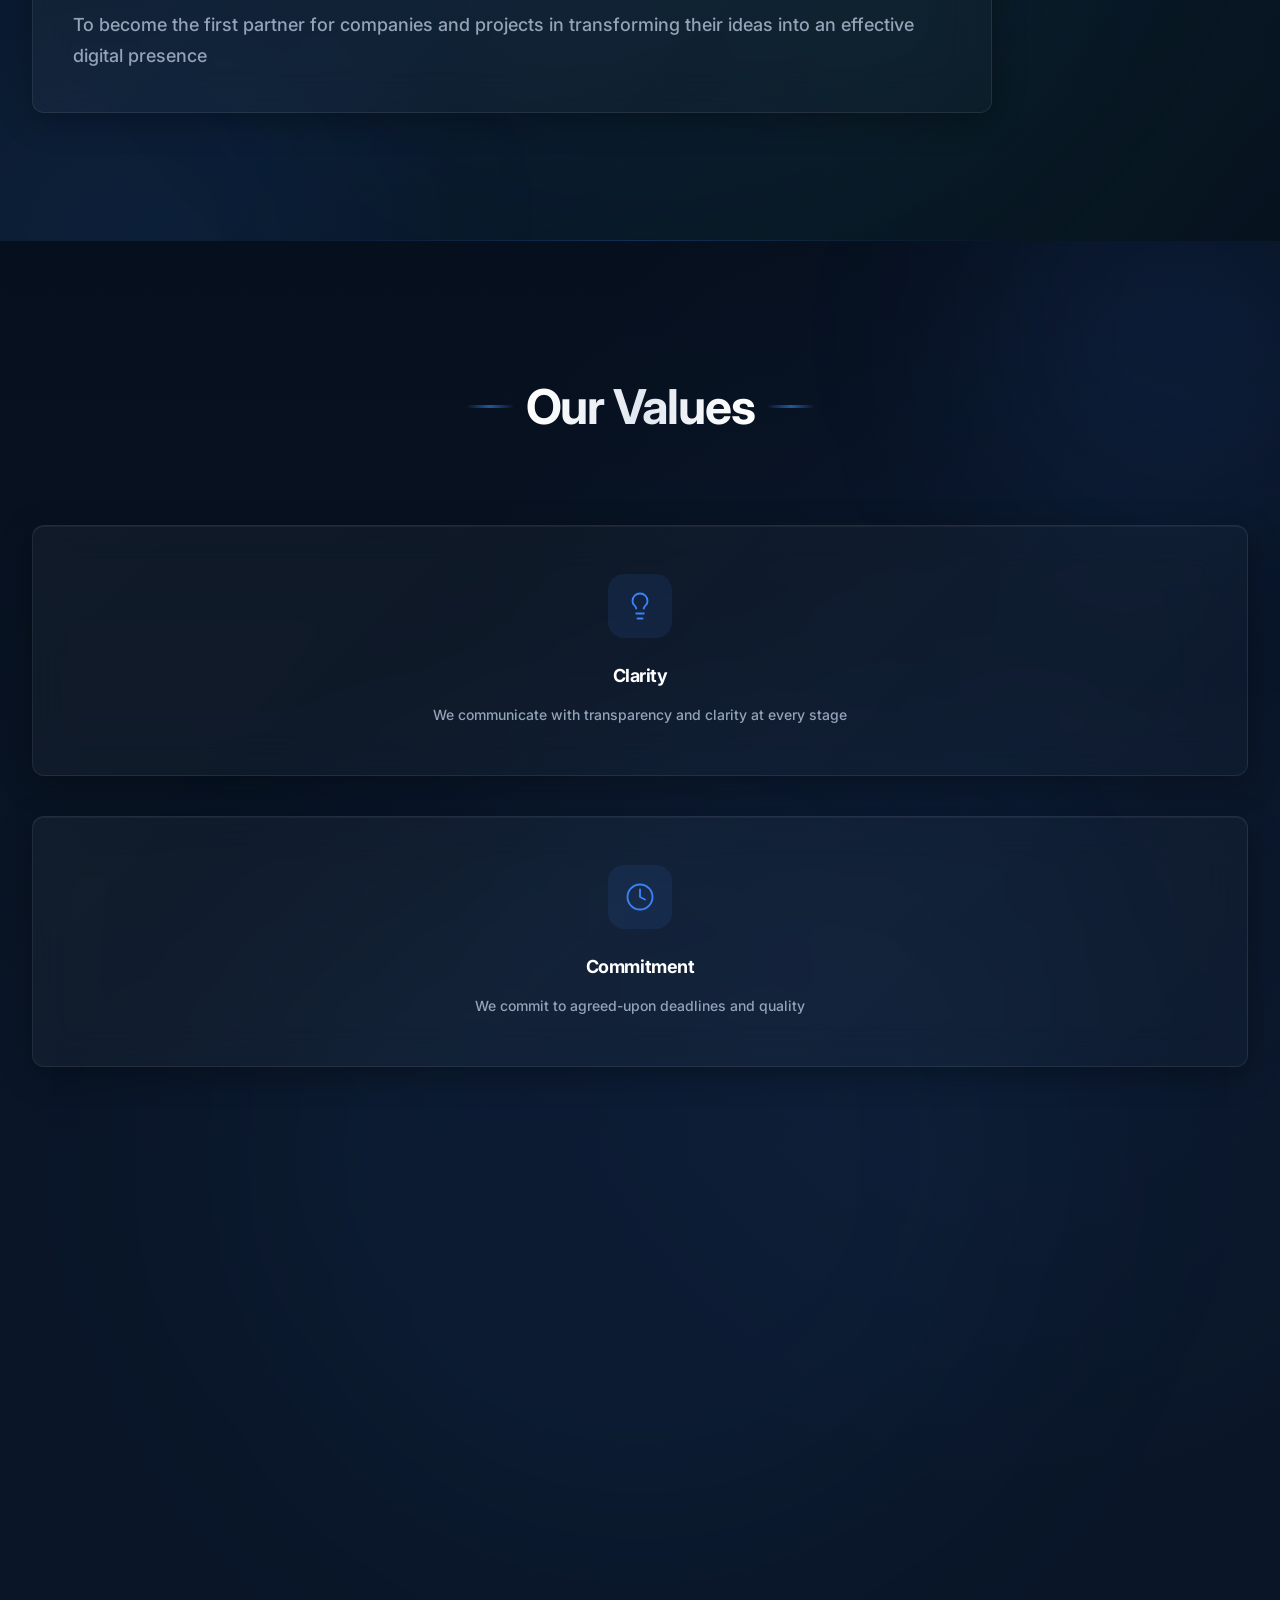
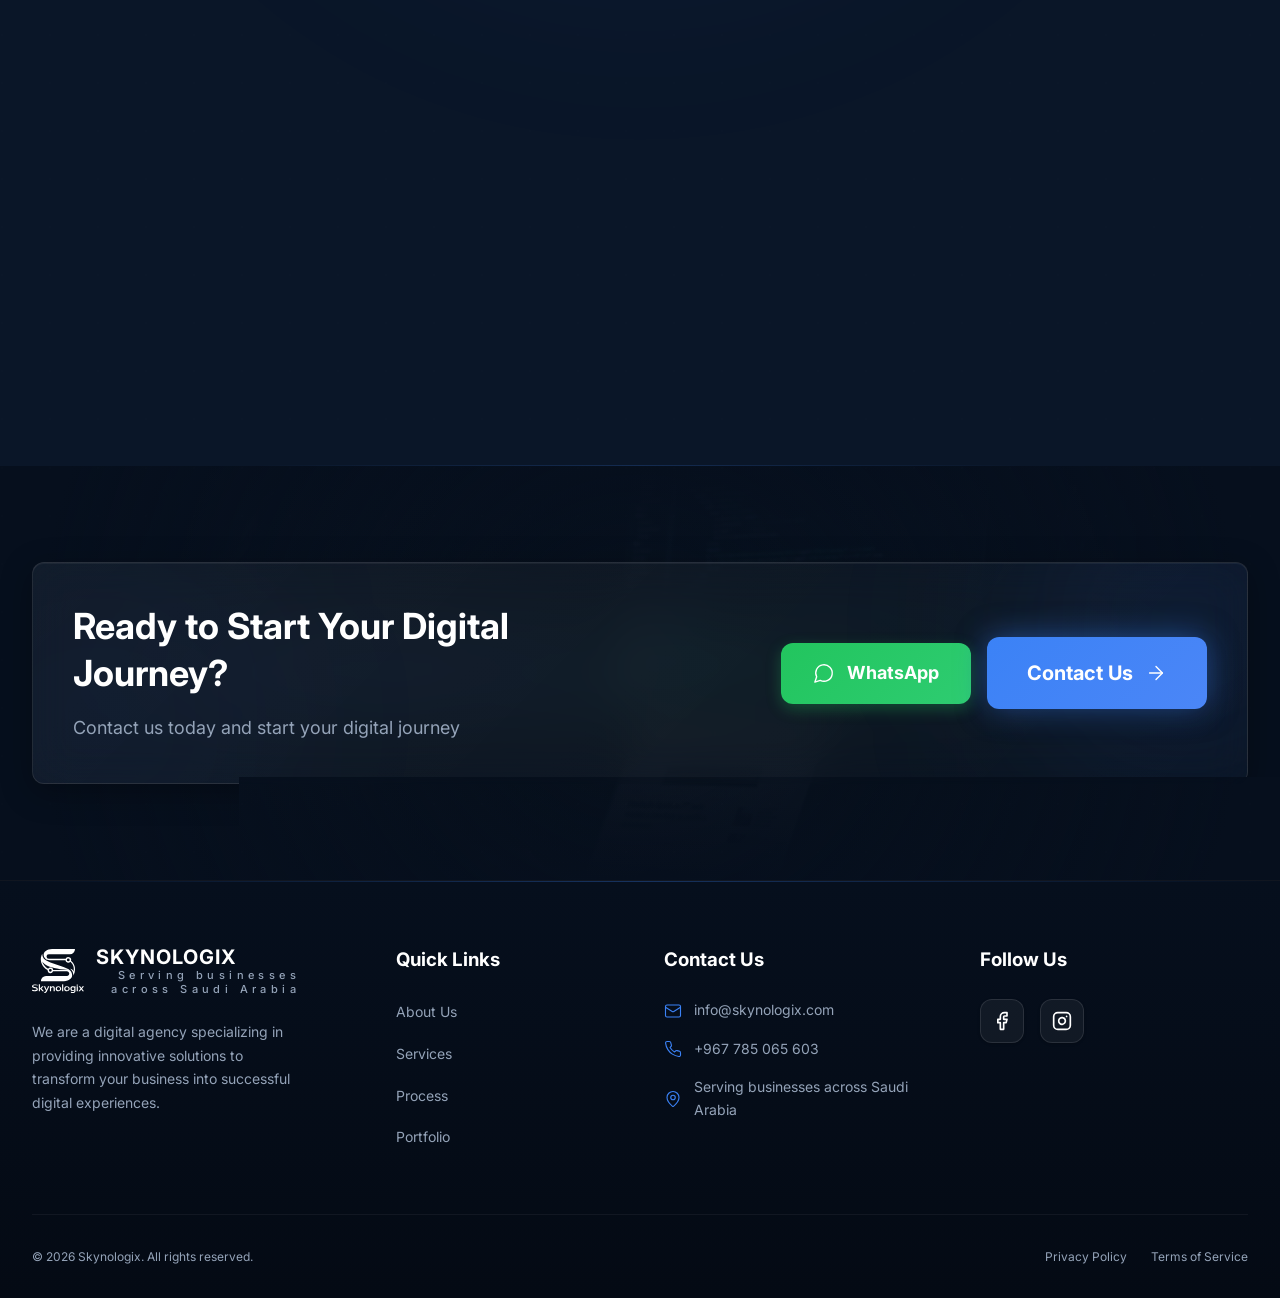
<file: about.html>
<!DOCTYPE html>
<html lang="en" dir="ltr" class="dark">

<head>
    <meta charset="UTF-8">
    <meta name="viewport" content="width=device-width, initial-scale=1.0">
    <title>About Us | Skynologix</title>
    <meta name="description"
        content="At Skynologix, we don't just design websites — we launch integrated solutions that help companies achieve their digital goals with ease and professionalism">
    <link rel="canonical" href="https://skynologix.com/en/about">
    <link rel="alternate" hreflang="ar" href="https://skynologix.com/ar/about">
    <link rel="alternate" hreflang="en" href="https://skynologix.com/en/about">
    <link rel="icon" type="image/svg+xml" href="assets/logo.svg">
    <link rel="stylesheet" href="css/styles.css">
    <link rel="preconnect" href="https://fonts.googleapis.com">
    <link rel="preconnect" href="https://fonts.gstatic.com" crossorigin>
    <link href="https://fonts.googleapis.com/css2?family=Inter:wght@400;500;700&family=Space+Grotesk:wght@400;500;700&display=swap" rel="stylesheet">

  <!-- Google tag (gtag.js) -->
  <script async src="https://www.googletagmanager.com/gtag/js?id=G-XN68BLTGCB"></script>
  <script>
    window.dataLayer = window.dataLayer || [];
    function gtag(){dataLayer.push(arguments);}
    gtag('js', new Date());
    gtag('config', 'G-XN68BLTGCB');
  </script>

</head>

<body>

    <!-- NAVBAR -->
    <header id="navbar" class="navbar">
        <nav class="container">
            <div class="navbar-inner">
                <a href="index.html" class="logo-link"><img class="theme-logo" src="assets/logo-white.svg"
                        data-dark="assets/logo-white.svg" data-light="assets/logo-dark.svg" alt="Skynologix" width="45"
                        height="45">
                    <div class="logo-text">
                        <span class="brand">SKYNOLOGIX</span>
                    </div>
                </a>
                <div class="nav-links"><a href="index.html" class="nav-link">Home</a><a href="about.html"
                        class="nav-link">About Us</a><a href="services.html" class="nav-link">Services</a><a href="how-it-works.html" class="nav-link">Process</a><a
                        href="portfolio.html" class="nav-link">Portfolio</a><a href="contact.html" class="nav-link">Contact Us</a></div>
                <div class="nav-actions">
                    <div class="header-social">
                        <a href="https://instagram.com/skynologix" target="_blank" rel="noopener noreferrer"
                            class="social-icon-link" aria-label="Instagram">
                            <svg viewBox="0 0 24 24" fill="none" stroke="currentColor" stroke-width="2"
                                stroke-linecap="round" stroke-linejoin="round">
                                <rect width="20" height="20" x="2" y="2" rx="5" ry="5" />
                                <path d="M16 11.37A4 4 0 1 1 12.63 8 4 4 0 0 1 16 11.37z" />
                                <line x1="17.5" x2="17.51" y1="6.5" y2="6.5" />
                            </svg>
                        </a>
                        <a href="https://facebook.com/skynologix" target="_blank" rel="noopener noreferrer"
                            class="social-icon-link" aria-label="Facebook">
                            <svg viewBox="0 0 24 24" fill="none" stroke="currentColor" stroke-width="2"
                                stroke-linecap="round" stroke-linejoin="round">
                                <path d="M18 2h-3a5 5 0 0 0-5 5v3H7v4h3v8h4v-8h3l1-4h-4V7a1 1 0 0 1 1-1h3z" />
                            </svg>
                        </a>
                    </div>
                    <div class="lang-toggle"><a href="about.html" class="lang-btn active">EN</a><a href="ar/about.html"
                            class="lang-btn">AR</a></div>
                    <button id="theme-toggle" class="theme-toggle" aria-label="Toggle theme"><svg id="icon-sun"
                            viewBox="0 0 24 24" fill="none" stroke="currentColor" stroke-width="2"
                            stroke-linecap="round" stroke-linejoin="round">
                            <circle cx="12" cy="12" r="4" />
                            <path d="M12 2v2" />
                            <path d="M12 20v2" />
                            <path d="m4.93 4.93 1.41 1.41" />
                            <path d="m17.66 17.66 1.41 1.41" />
                            <path d="M2 12h2" />
                            <path d="M20 12h2" />
                            <path d="m6.34 17.66-1.41 1.41" />
                            <path d="m19.07 4.93-1.41 1.41" />
                        </svg><svg id="icon-moon" style="display:none" viewBox="0 0 24 24" fill="none"
                            stroke="currentColor" stroke-width="2" stroke-linecap="round" stroke-linejoin="round">
                            <path d="M12 3a6 6 0 0 0 9 9 9 9 0 1 1-9-9Z" />
                        </svg></button>
                    <a href="contact.html" class="nav-cta">Book a Consultation</a>
                    <button id="menu-toggle" class="menu-toggle" aria-label="Toggle menu"><svg id="icon-menu"
                            viewBox="0 0 24 24" fill="none" stroke="currentColor" stroke-width="2"
                            stroke-linecap="round">
                            <line x1="4" x2="20" y1="12" y2="12" />
                            <line x1="4" x2="20" y1="6" y2="6" />
                            <line x1="4" x2="20" y1="18" y2="18" />
                        </svg><svg id="icon-x" style="display:none" viewBox="0 0 24 24" fill="none"
                            stroke="currentColor" stroke-width="2" stroke-linecap="round">
                            <path d="M18 6 6 18" />
                            <path d="m6 6 12 12" />
                        </svg></button>
                </div>
            </div>
            <div id="mobile-menu" class="mobile-menu"><a href="index.html">Home</a><a
                    href="about.html">About Us</a><a href="services.html">Services</a><a href="how-it-works.html">Process</a><a
                    href="portfolio.html">Portfolio</a><a href="contact.html">Contact
                    Us</a><a href="contact.html" class="mobile-cta">Talk to Us</a></div>
        </nav>
    </header>

    <!-- PAGE HEADER -->
    <section class="page-header">
        <div class="page-header-bg">
            <img src="assets/hero-bg.jpg" alt="" loading="eager">
            <div class="page-header-overlay"></div>
            <div class="mesh-pattern page-header-mesh"></div>
            <div class="floating-glow"
                style="top:-6rem;left:-6rem;width:24rem;height:24rem;background:rgba(59,130,246,0.05)"></div>
            <div class="floating-glow"
                style="bottom:-6rem;right:-6rem;width:24rem;height:24rem;background:rgba(59,130,246,0.05)"></div>
        </div>
        <div class="container" style="position:relative;z-index:10">
            <div class="reveal" data-delay="100">
                <div class="section-heading">
                    <div class="heading-row">
                        <div class="line"></div>
                        <h2>About Us</h2>
                        <div class="line"></div>
                    </div>
                    <p>At Skynologix, we don't just design websites — we launch integrated solutions that help companies
                        achieve their digital goals with ease and professionalism</p>
                </div>
            </div>
        </div>
    </section>

    <!-- ABOUT TEXT -->
    <section class="section bg-primary" style="padding-top:0;position:relative;overflow:hidden">
        <div class="mesh-pattern" style="position:absolute;inset:0;opacity:.05"></div>
        <div class="floating-glow animate-float"
            style="top:0;right:0;width:600px;height:600px;background:rgba(59,130,246,0.05);transform:translate(25%,-50%)">
        </div>
        <div class="floating-glow animate-float"
            style="bottom:0;left:0;width:500px;height:500px;background:rgba(59,130,246,0.1);transform:translate(-25%,50%);animation-delay:-3s">
        </div>
        <div class="container" style="position:relative;z-index:10">
            <div class="reveal">
                <div class="about-text-card glass-card">
                    <div class="floating-glow"
                        style="top:-50%;right:-50%;width:8rem;height:8rem;background:rgba(59,130,246,0.05);filter:blur(24px)">
                    </div>
                    <p>At Skynologix, we don't just design websites — we launch integrated solutions that help companies
                        achieve their digital goals with ease and professionalism. We believe every project deserves a
                        customized solution that reflects its identity and achieves its goals.</p>
                </div>
            </div>
        </div>
    </section>

    <!-- MISSION & VISION -->
    <section class="section bg-navy" style="position:relative;overflow:hidden">
        <div class="mesh-pattern" style="position:absolute;inset:0;opacity:.05"></div>
        <div class="floating-glow animate-float"
            style="top:0;right:0;width:600px;height:600px;background:rgba(59,130,246,0.1);transform:translate(25%,-50%)">
        </div>
        <div class="floating-glow animate-float"
            style="bottom:0;left:0;width:500px;height:500px;background:rgba(59,130,246,0.05);transform:translate(-25%,50%);animation-delay:-3s">
        </div>
        <div class="floating-glow"
            style="top:50%;left:50%;transform:translate(-50%,-50%);width:800px;height:800px;background:rgba(19,32,64,0.2);filter:blur(120px)">
        </div>
        <div class="container" style="position:relative;z-index:10">
            <div class="reveal">
                <div class="section-heading">
                    <div class="heading-row">
                        <div class="line"></div>
                        <h2>Our Mission & Vision</h2>
                        <div class="line"></div>
                    </div>
                </div>
            </div>
            <div class="grid-2" style="max-width:60rem">
                <div class="reveal" data-delay="100" style="height:100%">
                    <div class="mv-card glass-card glass-card-hover">
                        <div class="icon-box"><svg viewBox="0 0 24 24" fill="none" stroke="currentColor"
                                stroke-width="2" stroke-linecap="round" stroke-linejoin="round">
                                <circle cx="12" cy="12" r="10" />
                                <circle cx="12" cy="12" r="6" />
                                <circle cx="12" cy="12" r="2" />
                            </svg></div>
                        <h3>Our Mission</h3>
                        <p>We help companies and entrepreneurs launch complete websites from domain to launch</p>
                    </div>
                </div>
                <div class="reveal" data-delay="200" style="height:100%">
                    <div class="mv-card glass-card glass-card-hover">
                        <div class="icon-box"><svg viewBox="0 0 24 24" fill="none" stroke="currentColor"
                                stroke-width="2" stroke-linecap="round" stroke-linejoin="round">
                                <path
                                    d="M2.062 12.348a1 1 0 0 1 0-.696 10.75 10.75 0 0 1 19.876 0 1 1 0 0 1 0 .696 10.75 10.75 0 0 1-19.876 0" />
                                <circle cx="12" cy="12" r="3" />
                            </svg></div>
                        <h3>Our Vision</h3>
                        <p>To become the first partner for companies and projects in transforming their ideas into an
                            effective digital presence</p>
                    </div>
                </div>
            </div>
        </div>
    </section>

    <!-- VALUES -->
    <section class="section bg-primary" style="position:relative;overflow:hidden">
        <div class="mesh-pattern" style="position:absolute;inset:0;opacity:.05"></div>
        <div class="floating-glow"
            style="top:50%;left:50%;transform:translate(-50%,-50%);width:800px;height:800px;background:rgba(59,130,246,0.05);filter:blur(120px)">
        </div>
        <div class="floating-glow animate-pulse"
            style="top:-6rem;right:-6rem;width:24rem;height:24rem;background:rgba(59,130,246,0.1)"></div>
        <div class="container" style="position:relative;z-index:10">
            <div class="reveal">
                <div class="section-heading">
                    <div class="heading-row">
                        <div class="line"></div>
                        <h2>Our Values</h2>
                        <div class="line"></div>
                    </div>
                </div>
            </div>
            <div class="grid-5">
                <div class="reveal value-card glass-card glass-card-hover" data-delay="0">
                    <div class="icon-box"><svg viewBox="0 0 24 24" fill="none" stroke="currentColor" stroke-width="2"
                            stroke-linecap="round" stroke-linejoin="round">
                            <path
                                d="M15 14c.2-1 .7-1.7 1.5-2.5 1-.9 1.5-2.2 1.5-3.5A6 6 0 0 0 6 8c0 1 .2 2.2 1.5 3.5.7.7 1.3 1.5 1.5 2.5" />
                            <path d="M9 18h6" />
                            <path d="M10 22h4" />
                        </svg></div>
                    <h3>Clarity</h3>
                    <p>We communicate with transparency and clarity at every stage</p>
                </div>
                <div class="reveal value-card glass-card glass-card-hover" data-delay="100">
                    <div class="icon-box"><svg viewBox="0 0 24 24" fill="none" stroke="currentColor" stroke-width="2"
                            stroke-linecap="round" stroke-linejoin="round">
                            <circle cx="12" cy="12" r="10" />
                            <polyline points="12 6 12 12 16 14" />
                        </svg></div>
                    <h3>Commitment</h3>
                    <p>We commit to agreed-upon deadlines and quality</p>
                </div>
                <div class="reveal value-card glass-card glass-card-hover" data-delay="200">
                    <div class="icon-box"><svg viewBox="0 0 24 24" fill="none" stroke="currentColor" stroke-width="2"
                            stroke-linecap="round" stroke-linejoin="round">
                            <path
                                d="M20 13c0 5-3.5 7.5-7.66 8.95a1 1 0 0 1-2.06 0L2 7a1 1 0 0 1 1-1h3v-4a1 1 0 0 1 1-1c2 0 4.5-1.2 6.24-2.72a1.17 1.17 0 0 1 1.52 0C14.51 3.81 17 5 19 5a1 1 0 0 1 1 1z" />
                        </svg></div>
                    <h3>Credibility</h3>
                    <p>We build relationships based on trust and credibility</p>
                </div>
                <div class="reveal value-card glass-card glass-card-hover" data-delay="300">
                    <div class="icon-box"><svg viewBox="0 0 24 24" fill="none" stroke="currentColor" stroke-width="2"
                            stroke-linecap="round" stroke-linejoin="round">
                            <path d="M15.5 3.5a2.12 2.12 0 0 1 3 3L12 13l-4 1 1-4Z" />
                            <path d="M2 12s3-7 10-7 10 7 10 7-3 7-10 7-10-7-10-7Z" />
                        </svg></div>
                    <h3>Comfort</h3>
                    <p>We make the experience of working with us easy and comfortable</p>
                </div>
                <div class="reveal value-card glass-card glass-card-hover" data-delay="400">
                    <div class="icon-box"><svg viewBox="0 0 24 24" fill="none" stroke="currentColor" stroke-width="2"
                            stroke-linecap="round" stroke-linejoin="round">
                            <path d="M11 14h2a2 2 0 1 0 0-4h-3c-.6 0-1.1.2-1.4.6L3 17" />
                            <path
                                d="m7 21 1.6-1.4c.3-.4.8-.6 1.4-.6h4c1.1 0 2.1-.4 2.8-1.2l4.6-4.4a2 2 0 0 0-2.75-2.91l-4.2 3.9" />
                            <path d="m2 16 6 6" />
                        </svg></div>
                    <h3>Continuous Support</h3>
                    <p>We stay by your side even after project completion</p>
                </div>
            </div>
        </div>
    </section>

    <!-- CTA -->
    <section class="cta-section">
        <div class="cta-bg"><img src="assets/hero-bg.jpg" alt="" loading="lazy">
            <div class="cta-overlay"></div>
            <div class="mesh-pattern" style="position:absolute;inset:0;opacity:.1"></div>
        </div>
        <div class="container" style="position:relative;z-index:10">
            <div class="reveal">
                <div class="cta-card glass-card">
                    <div class="cta-glow-tr"></div>
                    <div class="cta-glow-bl"></div>
                    <div class="cta-inner">
                        <div>
                            <h2>Ready to Start Your Digital Journey?</h2>
                            <p>Contact us today and start your digital journey</p>
                        </div>
                        <div class="cta-buttons"><a
                                href="https://wa.me/967785065603?text=%D9%85%D8%B1%D8%AD%D8%A8%D9%8B%D8%A7"
                                target="_blank" rel="noopener noreferrer" class="btn-green"><svg viewBox="0 0 24 24"
                                    fill="none" stroke="currentColor" stroke-width="2" stroke-linecap="round"
                                    stroke-linejoin="round">
                                    <path d="M7.9 20A9 9 0 1 0 4 16.1L2 22Z" />
                                </svg>WhatsApp</a><a href="contact.html" class="btn-primary">Contact Us <svg
                                    viewBox="0 0 24 24" fill="none" stroke="currentColor" stroke-width="2"
                                    stroke-linecap="round" stroke-linejoin="round">
                                    <path d="M5 12h14" />
                                    <path d="m12 5 7 7-7 7" />
                                </svg></a></div>
                    </div>
                </div>
            </div>
        </div>
    </section>

    <!-- FOOTER -->
    <footer class="footer">
        <div class="container">
            <div class="footer-grid">
                <div class="footer-brand"><a href="index.html" class="logo-link" style="margin-bottom:1.5rem"><img
                           <img class="theme-logo" src="assets/logo-white.svg" data-dark="assets/logo-white.svg"
                            data-light="assets/logo-dark.svg" alt="Skynologix" width="40" height="40" loading="lazy">
                        <div class="logo-text"><span class="brand">SKYNOLOGIX</span><span
                                class="city">Serving businesses across Saudi Arabia</span></div>
                    </a>
                    <p>We are a digital agency specializing in providing innovative solutions to transform your business
                        into successful digital experiences.</p>
                </div>
                <div class="footer-links" style="margin-left:3rem">
                    <h3>Quick Links</h3>
                    <ul>
                        <li><a href="about.html">About Us</a></li>
                        <li><a href="services.html">Services</a></li>
                        <li><a href="how-it-works.html">Process</a></li>
                        <li><a href="portfolio.html">Portfolio</a></li>
                    </ul>
                </div>
                <div>
                    <h3>Contact Us</h3>
                    <ul class="footer-contact">
                        <li><svg viewBox="0 0 24 24" fill="none" stroke="currentColor" stroke-width="2"
                                stroke-linecap="round" stroke-linejoin="round">
                                <rect width="20" height="16" x="2" y="4" rx="2" />
                                <path d="m22 7-8.97 5.7a1.94 1.94 0 0 1-2.06 0L2 7" />
                            </svg><a href="mailto:info@skynologix.com">info@skynologix.com</a></li>
                        <li><svg viewBox="0 0 24 24" fill="none" stroke="currentColor" stroke-width="2"
                                stroke-linecap="round" stroke-linejoin="round">
                                <path
                                    d="M22 16.92v3a2 2 0 0 1-2.18 2 19.79 19.79 0 0 1-8.63-3.07 19.5 19.5 0 0 1-6-6 19.79 19.79 0 0 1-3.07-8.67A2 2 0 0 1 4.11 2h3a2 2 0 0 1 2 1.72 12.84 12.84 0 0 0 .7 2.81 2 2 0 0 1-.45 2.11L8.09 9.91a16 16 0 0 0 6 6l1.27-1.27a2 2 0 0 1 2.11-.45 12.84 12.84 0 0 0 2.81.7A2 2 0 0 1 22 16.92z" />
                            </svg><a href="tel:+967785065603">+967 785 065 603</a></li>
                        <li><svg viewBox="0 0 24 24" fill="none" stroke="currentColor" stroke-width="2"
                                stroke-linecap="round" stroke-linejoin="round">
                                <path
                                    d="M20 10c0 4.993-5.539 10.193-7.399 11.799a1 1 0 0 1-1.202 0C9.539 20.193 4 14.993 4 10a8 8 0 0 1 16 0" />
                                <circle cx="12" cy="10" r="3" />
                            </svg><span>Serving businesses across Saudi Arabia</span></li>
                    </ul>
                </div>
                <div>
                    <h3>Follow Us</h3>
                    <div class="footer-social"><a href="https://facebook.com/skynologix" target="_blank" rel="noopener noreferrer" aria-label="Facebook"><svg viewBox="0 0 24 24" fill="none" stroke="currentColor" stroke-width="2" stroke-linecap="round" stroke-linejoin="round"><path d="M18 2h-3a5 5 0 0 0-5 5v3H7v4h3v8h4v-8h3l1-4h-4V7a1 1 0 0 1 1-1h3z"/></svg></a><a href="https://instagram.com/skynologix" target="_blank" rel="noopener noreferrer" aria-label="Instagram"><svg viewBox="0 0 24 24" fill="none" stroke="currentColor" stroke-width="2" stroke-linecap="round" stroke-linejoin="round"><rect width="20" height="20" x="2" y="2" rx="5" ry="5" /><path d="M16 11.37A4 4 0 1 1 12.63 8 4 4 0 0 1 16 11.37z" /><line x1="17.5" x2="17.51" y1="6.5" y2="6.5" /></svg></a></div>
                </div>
            </div>
            <div class="footer-bottom">
                <p>&copy; 2026 Skynologix. All rights reserved.</p>
                <div class="footer-bottom-links"><a href="#">Privacy Policy</a><a href="#">Terms of Service</a></div>
            </div>
        </div>
    </footer>

    <script src="js/app.js" defer></script>
</body>

</html>
</file>
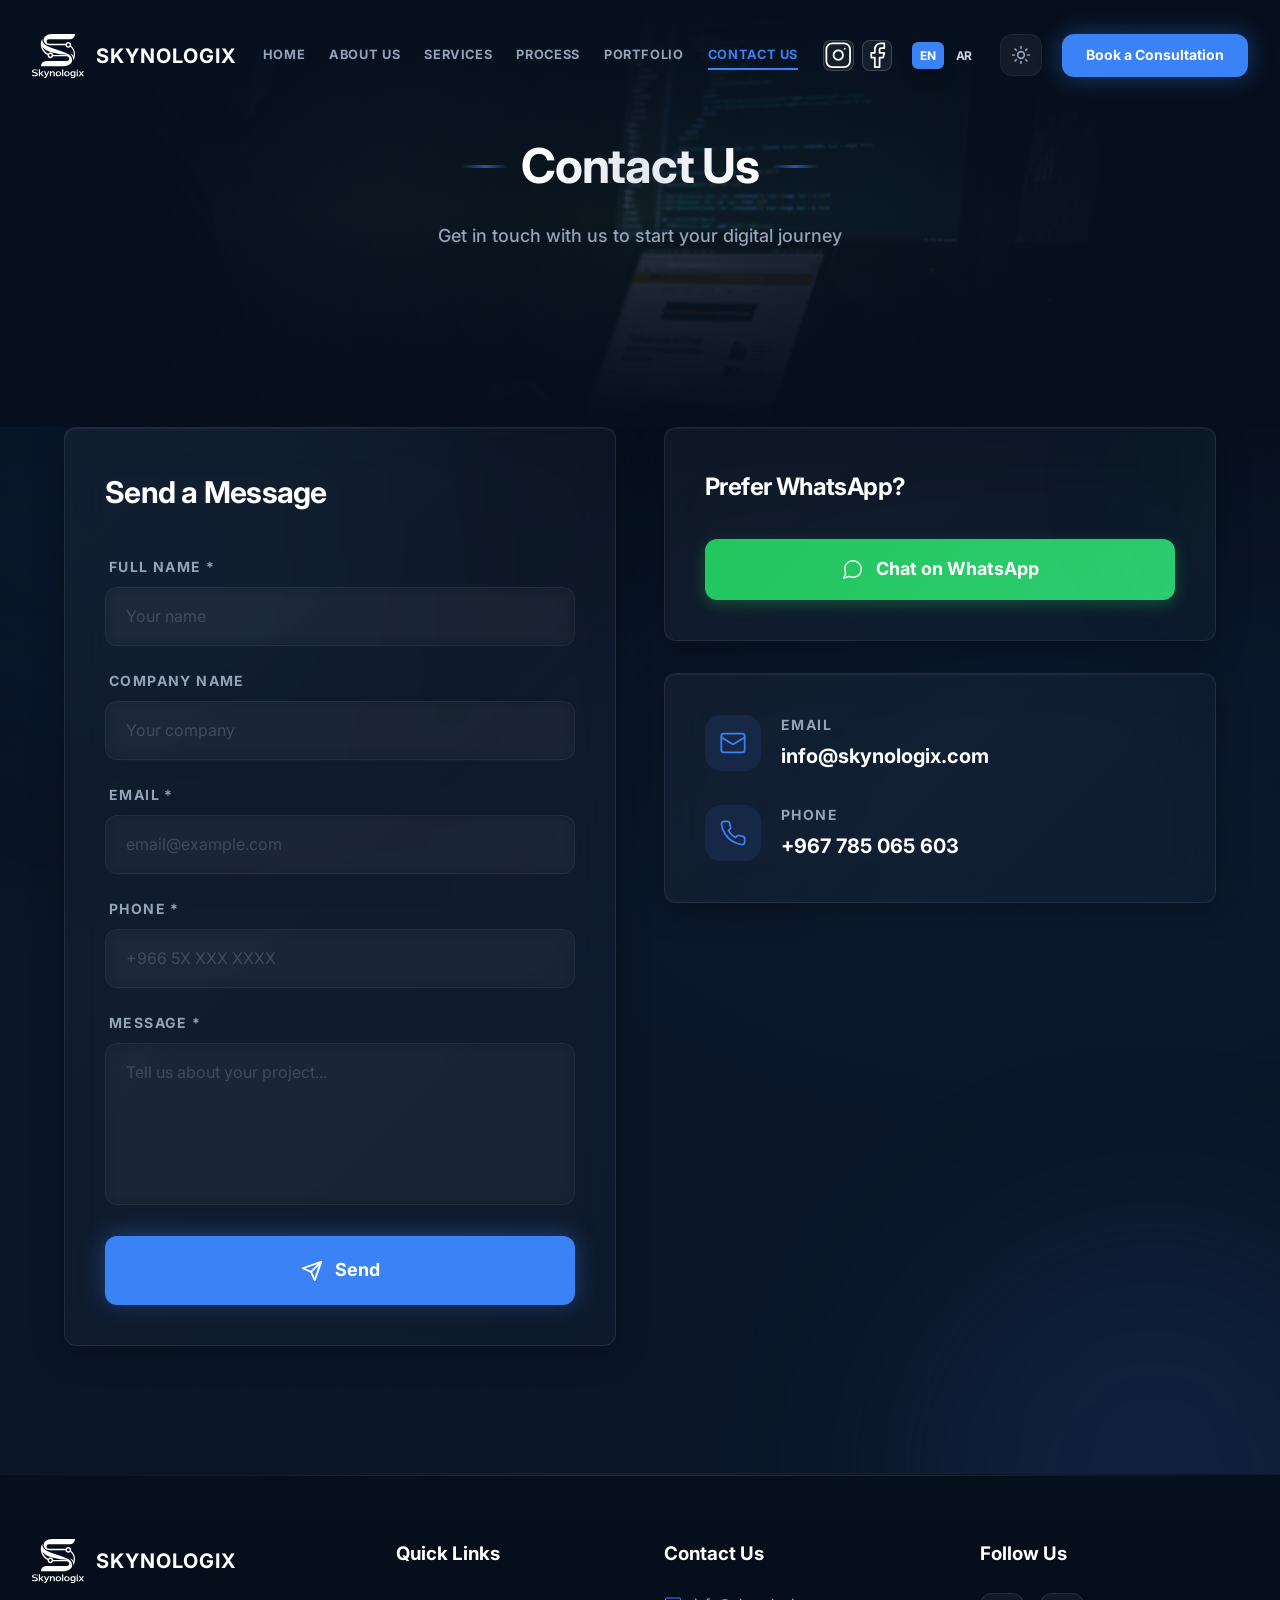
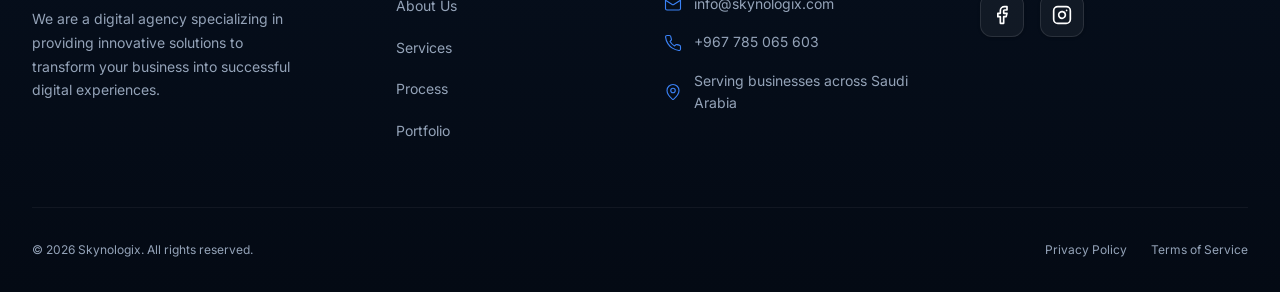
<file: contact.html>
<!DOCTYPE html>
<html lang="en" dir="ltr" class="dark">

<head>
    <meta charset="UTF-8">
    <meta name="viewport" content="width=device-width, initial-scale=1.0">
    <title>Contact Us | Skynologix</title>
    <meta name="description" content="Get in touch with us to start your digital journey">
    <link rel="canonical" href="https://skynologix.com/en/contact">
    <link rel="alternate" hreflang="ar" href="https://skynologix.com/ar/contact">
    <link rel="icon" type="image/svg+xml" href="assets/logo.svg">
    <link rel="stylesheet" href="css/styles.css">
    <link rel="preconnect" href="https://fonts.googleapis.com">
    <link rel="preconnect" href="https://fonts.gstatic.com" crossorigin>
    <link href="https://fonts.googleapis.com/css2?family=Inter:wght@400;500;700&family=Space+Grotesk:wght@400;500;700&display=swap" rel="stylesheet">

  <!-- Google tag (gtag.js) -->
  <script async src="https://www.googletagmanager.com/gtag/js?id=G-XN68BLTGCB"></script>
  <script>
    window.dataLayer = window.dataLayer || [];
    function gtag(){dataLayer.push(arguments);}
    gtag('js', new Date());
    gtag('config', 'G-XN68BLTGCB');
  </script>

</head>

<body>

    <!-- NAVBAR -->
    <header id="navbar" class="navbar">
        <nav class="container">
            <div class="navbar-inner">
                <a href="index.html" class="logo-link"><img class="theme-logo" src="assets/logo-white.svg"
                        data-dark="assets/logo-white.svg" data-light="assets/logo-dark.svg" alt="Skynologix" width="45"
                        height="45">
                    <div class="logo-text">
                        <span class="brand">SKYNOLOGIX</span>
                    </div>
                </a>
                <div class="nav-links"><a href="index.html" class="nav-link">Home</a><a href="about.html"
                        class="nav-link">About Us</a><a href="services.html" class="nav-link">Services</a><a href="how-it-works.html" class="nav-link">Process</a><a
                        href="portfolio.html" class="nav-link">Portfolio</a><a href="contact.html" class="nav-link">Contact Us</a></div>
                <div class="nav-actions">
                    <!-- Socials (Desktop) -->
                    <div class="header-social">
                        <a href="https://instagram.com/skynologix" target="_blank" rel="noopener noreferrer"
                            class="social-icon-link" aria-label="Instagram">
                            <svg viewBox="0 0 24 24" fill="none" stroke="currentColor" stroke-width="2"
                                stroke-linecap="round" stroke-linejoin="round">
                                <rect width="20" height="20" x="2" y="2" rx="5" ry="5" />
                                <path d="M16 11.37A4 4 0 1 1 12.63 8 4 4 0 0 1 16 11.37z" />
                                <line x1="17.5" x2="17.51" y1="6.5" y2="6.5" />
                            </svg>
                        </a>
                        <a href="https://facebook.com/skynologix" target="_blank" rel="noopener noreferrer"
                            class="social-icon-link" aria-label="Facebook">
                            <svg viewBox="0 0 24 24" fill="none" stroke="currentColor" stroke-width="2"
                                stroke-linecap="round" stroke-linejoin="round">
                                <path d="M18 2h-3a5 5 0 0 0-5 5v3H7v4h3v8h4v-8h3l1-4h-4V7a1 1 0 0 1 1-1h3z" />
                            </svg>
                        </a>
                    </div>
                    <!-- Language Toggle -->
                    <div class="lang-toggle">
                        <a href="contact.html" class="lang-btn active">EN</a>
                        <a href="ar/contact.html" class="lang-btn">AR</a>
                    </div>
                    <button id="theme-toggle" class="theme-toggle" aria-label="Toggle theme"><svg id="icon-sun"
                            viewBox="0 0 24 24" fill="none" stroke="currentColor" stroke-width="2"
                            stroke-linecap="round" stroke-linejoin="round">
                            <circle cx="12" cy="12" r="4" />
                            <path d="M12 2v2" />
                            <path d="M12 20v2" />
                            <path d="m4.93 4.93 1.41 1.41" />
                            <path d="m17.66 17.66 1.41 1.41" />
                            <path d="M2 12h2" />
                            <path d="M20 12h2" />
                            <path d="m6.34 17.66-1.41 1.41" />
                            <path d="m19.07 4.93-1.41 1.41" />
                        </svg><svg id="icon-moon" style="display:none" viewBox="0 0 24 24" fill="none"
                            stroke="currentColor" stroke-width="2" stroke-linecap="round" stroke-linejoin="round">
                            <path d="M12 3a6 6 0 0 0 9 9 9 9 0 1 1-9-9Z" />
                        </svg></button>
                    <a href="contact.html" class="nav-cta">Book a Consultation</a>
                    <button id="menu-toggle" class="menu-toggle" aria-label="Toggle menu"><svg id="icon-menu"
                            viewBox="0 0 24 24" fill="none" stroke="currentColor" stroke-width="2"
                            stroke-linecap="round">
                            <line x1="4" x2="20" y1="12" y2="12" />
                            <line x1="4" x2="20" y1="6" y2="6" />
                            <line x1="4" x2="20" y1="18" y2="18" />
                        </svg><svg id="icon-x" style="display:none" viewBox="0 0 24 24" fill="none"
                            stroke="currentColor" stroke-width="2" stroke-linecap="round">
                            <path d="M18 6 6 18" />
                            <path d="m6 6 12 12" />
                        </svg></button>
                </div>
            </div>
            <div id="mobile-menu" class="mobile-menu"><a href="index.html">Home</a><a
                    href="about.html">About Us</a><a href="services.html">Services</a><a href="how-it-works.html">Process</a><a
                    href="portfolio.html">Portfolio</a><a href="contact.html">Contact
                    Us</a><a href="contact.html" class="mobile-cta">Talk to Us</a></div>
        </nav>
    </header>

    <!-- PAGE HEADER -->
    <section class="page-header">
        <div class="page-header-bg"><img src="assets/hero-bg.jpg" alt="" loading="eager">
            <div class="page-header-overlay"></div>
            <div class="mesh-pattern page-header-mesh"></div>
        </div>
        <div class="container" style="position:relative;z-index:10">
            <div class="reveal" data-delay="100">
                <div class="section-heading">
                    <div class="heading-row">
                        <div class="line"></div>
                        <h2>Contact Us</h2>
                        <div class="line"></div>
                    </div>
                    <p>Get in touch with us to start your digital journey</p>
                </div>
            </div>
        </div>
    </section>

    <!-- CONTACT -->
    <section class="section bg-primary" style="padding-top:0;position:relative;overflow:hidden">
        <div class="mesh-pattern" style="position:absolute;inset:0;opacity:.05"></div>
        <div class="floating-glow animate-float"
            style="top:0;left:0;width:600px;height:600px;background:rgba(59,130,246,0.05);transform:translate(-25%,-50%)">
        </div>
        <div class="floating-glow animate-float"
            style="bottom:0;right:0;width:500px;height:500px;background:rgba(59,130,246,0.1);transform:translate(25%,50%);animation-delay:-3s">
        </div>
        <div class="container" style="position:relative;z-index:10">
            <div class="contact-grid">
                <!-- Form -->
                <div class="reveal" data-delay="0">
                    <div class="contact-form-card glass-card">
                        <div id="contact-form-wrap">
                            <h2>Send a Message</h2>
                            <div id="contact-error" class="error-banner" style="display:none">
                                <svg viewBox="0 0 24 24" fill="none" stroke="currentColor" stroke-width="2">
                                    <circle cx="12" cy="12" r="10" />
                                    <line x1="12" x2="12" y1="8" y2="12" />
                                    <line x1="12" x2="12.01" y1="16" y2="16" />
                                </svg>
                                <span>An error occurred. Please try again.</span>
                            </div>
                            <form id="contact-form" novalidate>
                                <input type="text" name="website" style="position:absolute;left:-9999px" tabindex="-1"
                                    autocomplete="off">
                                <div class="form-group">
                                    <label for="name">Full Name *</label>
                                    <input type="text" id="name" name="name" class="glass-input"
                                        placeholder="Your name">
                                    <div id="error-name" class="form-error" style="display:none"></div>
                                </div>
                                <div class="form-group">
                                    <label for="company">Company Name</label>
                                    <input type="text" id="company" name="company" class="glass-input"
                                        placeholder="Your company">
                                    <div id="error-company" class="form-error" style="display:none"></div>
                                </div>
                                <div class="form-group">
                                    <label for="email">Email *</label>
                                    <input type="email" id="email" name="email" class="glass-input"
                                        placeholder="email@example.com">
                                    <div id="error-email" class="form-error" style="display:none"></div>
                                </div>
                                <div class="form-group">
                                    <label for="phone">Phone *</label>
                                    <input type="tel" id="phone" name="phone" class="glass-input"
                                        placeholder="+966 5X XXX XXXX">
                                    <div id="error-phone" class="form-error" style="display:none"></div>
                                </div>
                                <div class="form-group">
                                    <label for="message">Message *</label>
                                    <textarea id="message" name="message" class="glass-input" rows="5"
                                        placeholder="Tell us about your project..."></textarea>
                                    <div id="error-message" class="form-error" style="display:none"></div>
                                </div>
                                <button type="submit" class="btn-submit">
                                    <svg viewBox="0 0 24 24" fill="none" stroke="currentColor" stroke-width="2"
                                        stroke-linecap="round" stroke-linejoin="round">
                                        <path d="m22 2-7 20-4-9-9-4z" />
                                        <path d="M22 2 11 13" />
                                    </svg>
                                    Send
                                </button>
                            </form>
                        </div>
                        <div id="contact-success" class="success-state" style="display:none">
                            <div class="success-icon"><svg viewBox="0 0 24 24" fill="none" stroke="currentColor"
                                    stroke-width="2" stroke-linecap="round" stroke-linejoin="round">
                                    <path d="M22 11.08V12a10 10 0 1 1-5.93-9.14" />
                                    <polyline points="22 4 12 14.01 9 11.01" />
                                </svg></div>
                            <h3>Message Sent!</h3>
                            <p>Thank you for reaching out. We will get back to you soon.</p>
                            <button id="send-another" class="btn-primary"
                                style="font-size:1rem;padding:.75rem 2rem">Send Another</button>
                        </div>
                    </div>
                </div>

                <!-- Sidebar -->
                <div class="reveal contact-sidebar" data-delay="200">
                    <!-- WhatsApp -->
                    <div class="whatsapp-card glass-card">
                        <div class="floating-glow"
                            style="top:-50%;right:-50%;width:20rem;height:20rem;background:rgba(34,197,94,0.05);filter:blur(80px)">
                        </div>
                        <h3>Prefer WhatsApp?</h3>
                        <a href="https://wa.me/967785065603?text=%D9%85%D8%B1%D8%AD%D8%A8%D9%8B%D8%A7" target="_blank"
                            rel="noopener noreferrer" class="btn-green" style="width:100%;justify-content:center">
                            <svg viewBox="0 0 24 24" fill="none" stroke="currentColor" stroke-width="2"
                                stroke-linecap="round" stroke-linejoin="round">
                                <path d="M7.9 20A9 9 0 1 0 4 16.1L2 22Z" />
                            </svg>
                            Chat on WhatsApp
                        </a>
                    </div>
                    <!-- Contact Info -->
                    <div class="contact-info-card glass-card">
                        <div class="contact-info-item">
                            <div class="icon-box"><svg viewBox="0 0 24 24" fill="none" stroke="currentColor"
                                    stroke-width="2" stroke-linecap="round" stroke-linejoin="round">
                                    <rect width="20" height="16" x="2" y="4" rx="2" />
                                    <path d="m22 7-8.97 5.7a1.94 1.94 0 0 1-2.06 0L2 7" />
                                </svg></div>
                            <div>
                                <div class="info-label">Email</div><a href="mailto:info@skynologix.com"
                                    class="info-value">info@skynologix.com</a>
                            </div>
                        </div>
                        <div class="contact-info-item">
                            <div class="icon-box"><svg viewBox="0 0 24 24" fill="none" stroke="currentColor"
                                    stroke-width="2" stroke-linecap="round" stroke-linejoin="round">
                                    <path
                                        d="M22 16.92v3a2 2 0 0 1-2.18 2 19.79 19.79 0 0 1-8.63-3.07 19.5 19.5 0 0 1-6-6 19.79 19.79 0 0 1-3.07-8.67A2 2 0 0 1 4.11 2h3a2 2 0 0 1 2 1.72 12.84 12.84 0 0 0 .7 2.81 2 2 0 0 1-.45 2.11L8.09 9.91a16 16 0 0 0 6 6l1.27-1.27a2 2 0 0 1 2.11-.45 12.84 12.84 0 0 0 2.81.7A2 2 0 0 1 22 16.92z" />
                                </svg></div>
                            <div>
                                <div class="info-label">Phone</div><a href="tel:+967785065603" class="info-value">+967 785 065 603</a>
                            </div>
                        </div>
                    </div>
                </div>
            </div>
        </div>
    </section>

    <!-- FOOTER -->
    <footer class="footer">
        <div class="container">
            <div class="footer-grid">
                <div class="footer-brand"><a href="index.html" class="logo-link" style="margin-bottom:1.5rem"><img
                           <img class="theme-logo" src="assets/logo-white.svg" data-dark="assets/logo-white.svg"
                            data-light="assets/logo-dark.svg" alt="Skynologix" width="40" height="40" loading="lazy">
                    <div class="logo-text">
                        <span class="brand">SKYNOLOGIX</span>
                    </div>
                </a>
                    <p>We are a digital agency specializing in providing innovative solutions to transform your business
                        into successful digital experiences.</p>
                </div>
                <div class="footer-links" style="margin-left:3rem">
                    <h3>Quick Links</h3>
                    <ul>
                        <li><a href="about.html">About Us</a></li>
                        <li><a href="services.html">Services</a></li>
                        <li><a href="how-it-works.html">Process</a></li>
                        <li><a href="portfolio.html">Portfolio</a></li>
                    </ul>
                </div>
                <div>
                    <h3>Contact Us</h3>
                    <ul class="footer-contact">
                        <li><svg viewBox="0 0 24 24" fill="none" stroke="currentColor" stroke-width="2"
                                stroke-linecap="round" stroke-linejoin="round">
                                <rect width="20" height="16" x="2" y="4" rx="2" />
                                <path d="m22 7-8.97 5.7a1.94 1.94 0 0 1-2.06 0L2 7" />
                            </svg><a href="mailto:info@skynologix.com">info@skynologix.com</a></li>
                        <li><svg viewBox="0 0 24 24" fill="none" stroke="currentColor" stroke-width="2"
                                stroke-linecap="round" stroke-linejoin="round">
                                <path
                                    d="M22 16.92v3a2 2 0 0 1-2.18 2 19.79 19.79 0 0 1-8.63-3.07 19.5 19.5 0 0 1-6-6 19.79 19.79 0 0 1-3.07-8.67A2 2 0 0 1 4.11 2h3a2 2 0 0 1 2 1.72 12.84 12.84 0 0 0 .7 2.81 2 2 0 0 1-.45 2.11L8.09 9.91a16 16 0 0 0 6 6l1.27-1.27a2 2 0 0 1 2.11-.45 12.84 12.84 0 0 0 2.81.7A2 2 0 0 1 22 16.92z" />
                            </svg><a href="tel:+967785065603">+967 785 065 603</a></li>
                        <li><svg viewBox="0 0 24 24" fill="none" stroke="currentColor" stroke-width="2"
                                stroke-linecap="round" stroke-linejoin="round">
                                <path
                                    d="M20 10c0 4.993-5.539 10.193-7.399 11.799a1 1 0 0 1-1.202 0C9.539 20.193 4 14.993 4 10a8 8 0 0 1 16 0" />
                                <circle cx="12" cy="10" r="3" />
                            </svg><span>Serving businesses across Saudi Arabia</span></li>
                    </ul>
                </div>
                <div>
                    <h3>Follow Us</h3>
                    <div class="footer-social"><a href="https://facebook.com/skynologix" target="_blank" rel="noopener noreferrer" aria-label="Facebook"><svg viewBox="0 0 24 24" fill="none" stroke="currentColor" stroke-width="2" stroke-linecap="round" stroke-linejoin="round"><path d="M18 2h-3a5 5 0 0 0-5 5v3H7v4h3v8h4v-8h3l1-4h-4V7a1 1 0 0 1 1-1h3z"/></svg></a><a href="https://instagram.com/skynologix" target="_blank" rel="noopener noreferrer" aria-label="Instagram"><svg viewBox="0 0 24 24" fill="none" stroke="currentColor" stroke-width="2" stroke-linecap="round" stroke-linejoin="round"><rect width="20" height="20" x="2" y="2" rx="5" ry="5" /><path d="M16 11.37A4 4 0 1 1 12.63 8 4 4 0 0 1 16 11.37z" /><line x1="17.5" x2="17.51" y1="6.5" y2="6.5" /></svg></a></div>
                </div>
            </div>
            <div class="footer-bottom">
                <p>&copy; 2026 Skynologix. All rights reserved.</p>
                <div class="footer-bottom-links"><a href="#">Privacy Policy</a><a href="#">Terms of Service</a></div>
            </div>
        </div>
    </footer>

    <script src="js/app.js" defer></script>
    <script src="js/contact-form.js" defer></script>
</body>

</html>
</file>
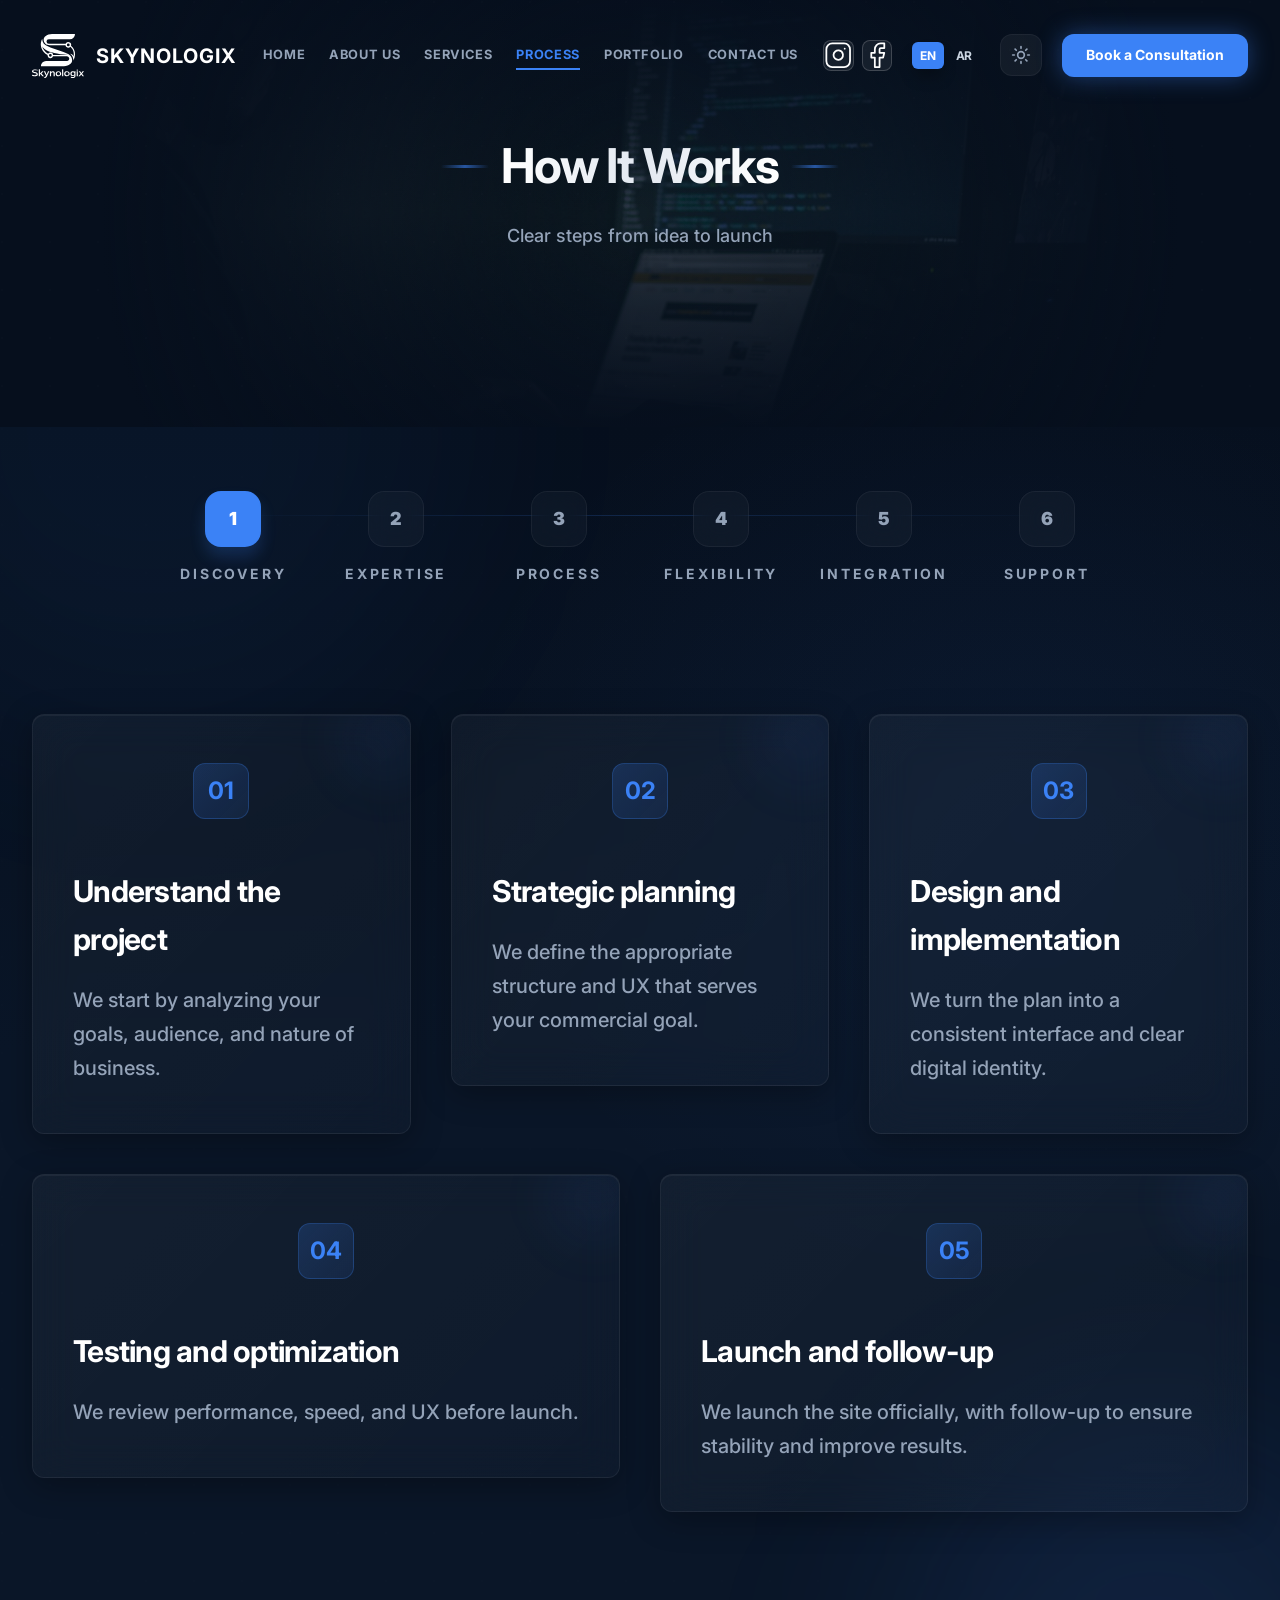
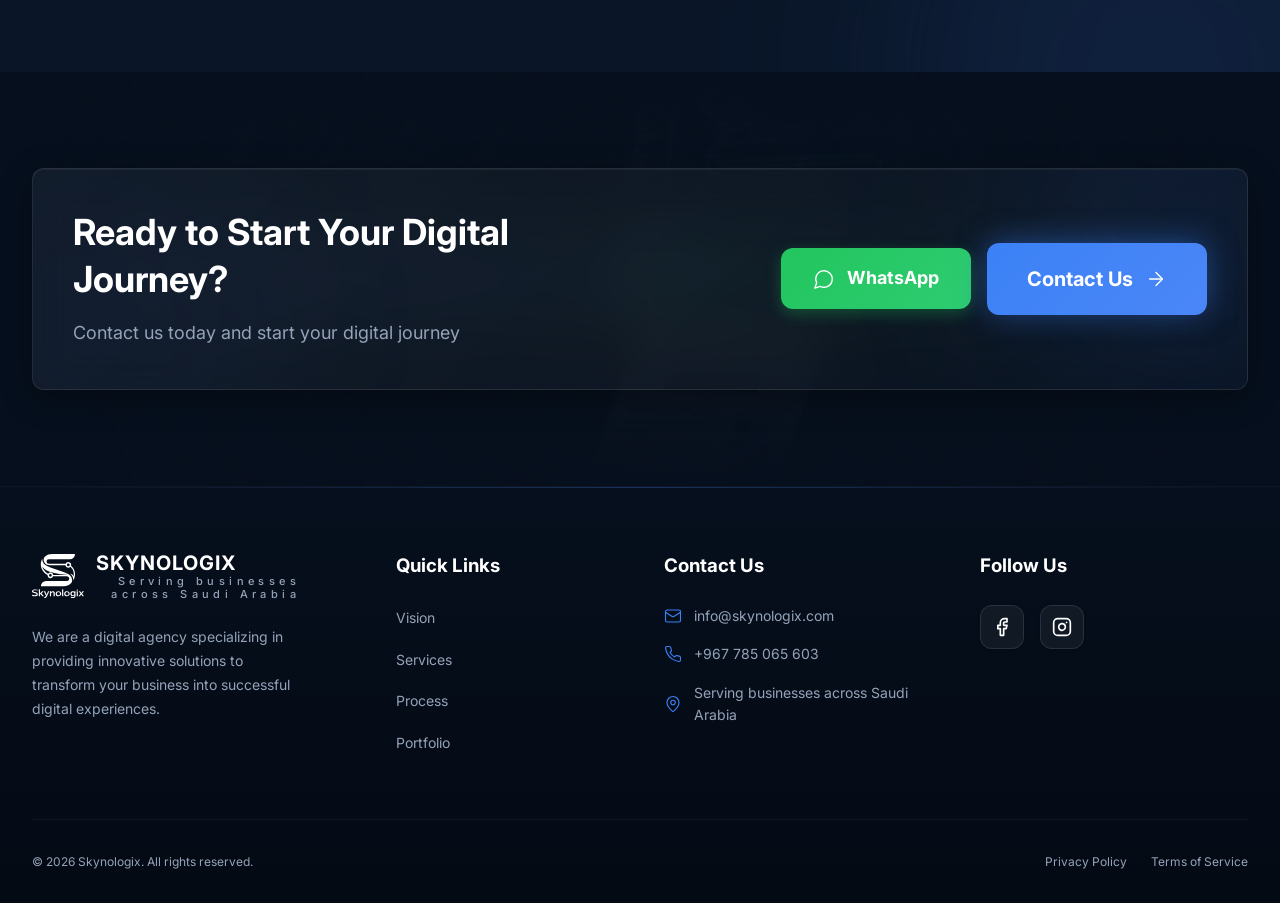
<file: how-it-works.html>
<!DOCTYPE html>
<html lang="en" dir="ltr" class="dark">

<head>
    <meta charset="UTF-8">
    <meta name="viewport" content="width=device-width, initial-scale=1.0">
    <title>How It Works | Skynologix</title>
    <meta name="description" content="Clear steps from idea to launch">
    <link rel="canonical" href="https://skynologix.com/en/how-it-works">
    <link rel="alternate" hreflang="ar" href="https://skynologix.com/ar/how-it-works">
    <link rel="icon" type="image/svg+xml" href="assets/logo.svg">
    <link rel="stylesheet" href="css/styles.css">
    <link rel="preconnect" href="https://fonts.googleapis.com">
    <link rel="preconnect" href="https://fonts.gstatic.com" crossorigin>
    <link href="https://fonts.googleapis.com/css2?family=Inter:wght@400;500;700&family=Space+Grotesk:wght@400;500;700&display=swap" rel="stylesheet">

  <!-- Google tag (gtag.js) -->
  <script async src="https://www.googletagmanager.com/gtag/js?id=G-XN68BLTGCB"></script>
  <script>
    window.dataLayer = window.dataLayer || [];
    function gtag(){dataLayer.push(arguments);}
    gtag('js', new Date());
    gtag('config', 'G-XN68BLTGCB');
  </script>

</head>

<body>

    <!-- NAVBAR -->
    <header id="navbar" class="navbar">
        <nav class="container">
            <div class="navbar-inner">
                <a href="index.html" class="logo-link"><img class="theme-logo" src="assets/logo-white.svg"
                        data-dark="assets/logo-white.svg" data-light="assets/logo-dark.svg" alt="Skynologix" width="45"
                        height="45">
                    <div class="logo-text"><span class="brand">SKYNOLOGIX</span></div>
                </a>
                <div class="nav-links"><a href="index.html" class="nav-link">Home</a><a href="about.html"
                        class="nav-link">About Us</a><a href="services.html" class="nav-link">Services</a><a href="how-it-works.html" class="nav-link">Process</a><a
                        href="portfolio.html" class="nav-link">Portfolio</a><a href="contact.html" class="nav-link">Contact Us</a></div>
                <div class="nav-actions">
                    <div class="header-social">
                        <a href="https://instagram.com/skynologix" target="_blank" rel="noopener noreferrer" class="social-icon-link" aria-label="Instagram">
                            <svg viewBox="0 0 24 24" fill="none" stroke="currentColor" stroke-width="2" stroke-linecap="round" stroke-linejoin="round">
                                <rect width="20" height="20" x="2" y="2" rx="5" ry="5" />
                                <path d="M16 11.37A4 4 0 1 1 12.63 8 4 4 0 0 1 16 11.37z" />
                                <line x1="17.5" x2="17.51" y1="6.5" y2="6.5" />
                            </svg>
                        </a>
                        <a href="https://facebook.com/skynologix" target="_blank" rel="noopener noreferrer" class="social-icon-link" aria-label="Facebook">
                            <svg viewBox="0 0 24 24" fill="none" stroke="currentColor" stroke-width="2" stroke-linecap="round" stroke-linejoin="round">
                                <path d="M18 2h-3a5 5 0 0 0-5 5v3H7v4h3v8h4v-8h3l1-4h-4V7a1 1 0 0 1 1-1h3z" />
                            </svg>
                        </a>
                    </div>
                    <div class="lang-toggle">
                        <a href="how-it-works.html" class="lang-btn active">EN</a>
                        <a href="ar/how-it-works.html" class="lang-btn">AR</a>
                    </div>
                    <button id="theme-toggle" class="theme-toggle" aria-label="Toggle theme"><svg id="icon-sun"
                            viewBox="0 0 24 24" fill="none" stroke="currentColor" stroke-width="2"
                            stroke-linecap="round" stroke-linejoin="round">
                            <circle cx="12" cy="12" r="4" />
                            <path d="M12 2v2" />
                            <path d="M12 20v2" />
                            <path d="m4.93 4.93 1.41 1.41" />
                            <path d="m17.66 17.66 1.41 1.41" />
                            <path d="M2 12h2" />
                            <path d="M20 12h2" />
                            <path d="m6.34 17.66-1.41 1.41" />
                            <path d="m19.07 4.93-1.41 1.41" />
                        </svg><svg id="icon-moon" style="display:none" viewBox="0 0 24 24" fill="none"
                            stroke="currentColor" stroke-width="2" stroke-linecap="round" stroke-linejoin="round">
                            <path d="M12 3a6 6 0 0 0 9 9 9 9 0 1 1-9-9Z" />
                        </svg></button>
                    <a href="contact.html" class="nav-cta">Book a Consultation</a>
                    <button id="menu-toggle" class="menu-toggle" aria-label="Toggle menu"><svg id="icon-menu"
                            viewBox="0 0 24 24" fill="none" stroke="currentColor" stroke-width="2"
                            stroke-linecap="round">
                            <line x1="4" x2="20" y1="12" y2="12" />
                            <line x1="4" x2="20" y1="6" y2="6" />
                            <line x1="4" x2="20" y1="18" y2="18" />
                        </svg><svg id="icon-x" style="display:none" viewBox="0 0 24 24" fill="none"
                            stroke="currentColor" stroke-width="2" stroke-linecap="round">
                            <path d="M18 6 6 18" />
                            <path d="m6 6 12 12" />
                        </svg></button>
                </div>
            </div>
            <div id="mobile-menu" class="mobile-menu"><a href="index.html">Home</a><a
                    href="about.html">About Us</a><a href="services.html">Services</a><a href="how-it-works.html">Process</a><a
                    href="portfolio.html">Portfolio</a><a href="contact.html">Contact
                    Us</a><a href="contact.html" class="mobile-cta">Talk to Us</a></div>
        </nav>
    </header>

    <!-- PAGE HEADER -->
    <section class="page-header">
        <div class="page-header-bg"><img src="assets/hero-bg.jpg" alt="" loading="eager">
            <div class="page-header-overlay"></div>
            <div class="mesh-pattern page-header-mesh"></div>
        </div>
        <div class="container" style="position:relative;z-index:10">
            <div class="reveal" data-delay="100">
                <div class="section-heading">
                    <div class="heading-row">
                        <div class="line"></div>
                        <h2>How It Works</h2>
                        <div class="line"></div>
                    </div>
                    <p>Clear steps from idea to launch</p>
                </div>
            </div>
        </div>
    </section>

    <!-- PROCESS -->
    <section class="section-lg bg-primary" style="padding-top:0;position:relative;overflow:hidden">
        <div class="mesh-pattern" style="position:absolute;inset:0;opacity:.05"></div>
        <div class="floating-glow animate-pulse"
            style="top:0;left:0;width:600px;height:600px;background:rgba(59,130,246,0.05);transform:translate(-25%,-50%)">
        </div>
        <div class="floating-glow"
            style="bottom:0;right:0;width:500px;height:500px;background:rgba(59,130,246,0.1);transform:translate(25%,50%)">
        </div>
        <div class="container" style="position:relative;z-index:10">
            <!-- Stepper -->
            <div class="stepper">
                <div class="stepper-line"></div>
                <div class="grid-6">
                    <div class="stepper-item">
                        <div class="stepper-num">1</div><span class="stepper-label">Discovery</span>
                    </div>
                    <div class="stepper-item">
                        <div class="stepper-num">2</div><span class="stepper-label">Expertise</span>
                    </div>
                    <div class="stepper-item">
                        <div class="stepper-num">3</div><span class="stepper-label">Process</span>
                    </div>
                    <div class="stepper-item">
                        <div class="stepper-num">4</div><span class="stepper-label">Flexibility</span>
                    </div>
                    <div class="stepper-item">
                        <div class="stepper-num">5</div><span class="stepper-label">Integration</span>
                    </div>
                    <div class="stepper-item">
                        <div class="stepper-num">6</div><span class="stepper-label">Support</span>
                    </div>
                </div>
            </div>

            <!-- Step Cards -->
            <div class="grid-3">
                <div class="reveal step-card glass-card glass-card-hover" data-delay="0">
                    <div class="corner-glow"></div>
                    <div class="step-header">
                        <div class="step-num">01</div>
                        <div class="step-line"></div>
                    </div>
                    <h3>Understand the project</h3>
                    <p>We start by analyzing your goals, audience, and nature of business.</p>
                </div>
                <div class="reveal step-card glass-card glass-card-hover" data-delay="100">
                    <div class="corner-glow"></div>
                    <div class="step-header">
                        <div class="step-num">02</div>
                        <div class="step-line"></div>
                    </div>
                    <h3>Strategic planning</h3>
                    <p>We define the appropriate structure and UX that serves your commercial goal.</p>
                </div>
                <div class="reveal step-card glass-card glass-card-hover" data-delay="200">
                    <div class="corner-glow"></div>
                    <div class="step-header">
                        <div class="step-num">03</div>
                        <div class="step-line"></div>
                    </div>
                    <h3>Design and implementation</h3>
                    <p>We turn the plan into a consistent interface and clear digital identity.</p>
                </div>
                <div class="reveal step-card glass-card glass-card-hover" data-delay="300">
                    <div class="corner-glow"></div>
                    <div class="step-header">
                        <div class="step-num">04</div>
                        <div class="step-line"></div>
                    </div>
                    <h3>Testing and optimization</h3>
                    <p>We review performance, speed, and UX before launch.</p>
                </div>
                <div class="reveal step-card glass-card glass-card-hover" data-delay="400">
                    <div class="corner-glow"></div>
                    <div class="step-header">
                        <div class="step-num">05</div>
                        <div class="step-line"></div>
                    </div>
                    <h3>Launch and follow-up</h3>
                    <p>We launch the site officially, with follow-up to ensure stability and improve results.</p>
                </div>
            </div>
        </div>
    </section>

    <!-- CTA -->
    <section class="cta-section">
        <div class="cta-bg"><img src="assets/hero-bg.jpg" alt="" loading="lazy">
            <div class="cta-overlay"></div>
            <div class="mesh-pattern" style="position:absolute;inset:0;opacity:.1"></div>
        </div>
        <div class="container" style="position:relative;z-index:10">
            <div class="reveal">
                <div class="cta-card glass-card">
                    <div class="cta-glow-tr"></div>
                    <div class="cta-glow-bl"></div>
                    <div class="cta-inner">
                        <div>
                            <h2>Ready to Start Your Digital Journey?</h2>
                            <p>Contact us today and start your digital journey</p>
                        </div>
                        <div class="cta-buttons"><a href="https://wa.me/967785065603" target="_blank"
                                rel="noopener noreferrer" class="btn-green"><svg viewBox="0 0 24 24" fill="none"
                                    stroke="currentColor" stroke-width="2" stroke-linecap="round"
                                    stroke-linejoin="round">
                                    <path d="M7.9 20A9 9 0 1 0 4 16.1L2 22Z" />
                                </svg>WhatsApp</a><a href="contact.html" class="btn-primary">Contact Us <svg
                                    viewBox="0 0 24 24" fill="none" stroke="currentColor" stroke-width="2"
                                    stroke-linecap="round" stroke-linejoin="round">
                                    <path d="M5 12h14" />
                                    <path d="m12 5 7 7-7 7" />
                                </svg></a></div>
                    </div>
                </div>
            </div>
        </div>
    </section>

    <!-- FOOTER -->
    <footer class="footer">
        <div class="container">
            <div class="footer-grid">
                <div class="footer-brand"><a href="index.html" class="logo-link" style="margin-bottom:1.5rem"><img
                           <img class="theme-logo" src="assets/logo-white.svg" data-dark="assets/logo-white.svg"
                            data-light="assets/logo-dark.svg" alt="Skynologix" width="40" height="40" loading="lazy">
                        <div class="logo-text"><span class="brand">SKYNOLOGIX</span><span
                                class="city">Serving businesses across Saudi Arabia</span></div>
                    </a>
                    <p>We are a digital agency specializing in providing innovative solutions to transform your business
                        into successful digital experiences.</p>
                </div>
                <div class="footer-links" style="margin-left:3rem">
                    <h3>Quick Links</h3>
                    <ul>
                        <li><a href="about.html">Vision</a></li>
                        <li><a href="services.html">Services</a></li>
                        <li><a href="how-it-works.html">Process</a></li>
                        <li><a href="portfolio.html">Portfolio</a></li>
                    </ul>
                </div>
                <div>
                    <h3>Contact Us</h3>
                    <ul class="footer-contact">
                        <li><svg viewBox="0 0 24 24" fill="none" stroke="currentColor" stroke-width="2"
                                stroke-linecap="round" stroke-linejoin="round">
                                <rect width="20" height="16" x="2" y="4" rx="2" />
                                <path d="m22 7-8.97 5.7a1.94 1.94 0 0 1-2.06 0L2 7" />
                            </svg><a href="mailto:info@skynologix.com">info@skynologix.com</a></li>
                        <li><svg viewBox="0 0 24 24" fill="none" stroke="currentColor" stroke-width="2"
                                stroke-linecap="round" stroke-linejoin="round">
                                <path
                                    d="M22 16.92v3a2 2 0 0 1-2.18 2 19.79 19.79 0 0 1-8.63-3.07 19.5 19.5 0 0 1-6-6 19.79 19.79 0 0 1-3.07-8.67A2 2 0 0 1 4.11 2h3a2 2 0 0 1 2 1.72 12.84 12.84 0 0 0 .7 2.81 2 2 0 0 1-.45 2.11L8.09 9.91a16 16 0 0 0 6 6l1.27-1.27a2 2 0 0 1 2.11-.45 12.84 12.84 0 0 0 2.81.7A2 2 0 0 1 22 16.92z" />
                            </svg><a href="tel:+967785065603">+967 785 065 603</a></li>
                        <li><svg viewBox="0 0 24 24" fill="none" stroke="currentColor" stroke-width="2"
                                stroke-linecap="round" stroke-linejoin="round">
                                <path
                                    d="M20 10c0 4.993-5.539 10.193-7.399 11.799a1 1 0 0 1-1.202 0C9.539 20.193 4 14.993 4 10a8 8 0 0 1 16 0" />
                                <circle cx="12" cy="10" r="3" />
                            </svg><span>Serving businesses across Saudi Arabia</span></li>
                    </ul>
                </div>
                <div>
                    <h3>Follow Us</h3>
                    <div class="footer-social"><a href="https://facebook.com/skynologix" target="_blank" rel="noopener noreferrer" aria-label="Facebook"><svg viewBox="0 0 24 24" fill="none" stroke="currentColor" stroke-width="2" stroke-linecap="round" stroke-linejoin="round"><path d="M18 2h-3a5 5 0 0 0-5 5v3H7v4h3v8h4v-8h3l1-4h-4V7a1 1 0 0 1 1-1h3z"/></svg></a><a href="https://instagram.com/skynologix" target="_blank" rel="noopener noreferrer" aria-label="Instagram"><svg viewBox="0 0 24 24" fill="none" stroke="currentColor" stroke-width="2" stroke-linecap="round" stroke-linejoin="round"><rect width="20" height="20" x="2" y="2" rx="5" ry="5" /><path d="M16 11.37A4 4 0 1 1 12.63 8 4 4 0 0 1 16 11.37z" /><line x1="17.5" x2="17.51" y1="6.5" y2="6.5" /></svg></a></div>
                </div>
            </div>
            <div class="footer-bottom">
                <p>&copy; 2026 Skynologix. All rights reserved.</p>
                <div class="footer-bottom-links"><a href="#">Privacy Policy</a><a href="#">Terms of Service</a></div>
            </div>
        </div>
    </footer>

    <script src="js/app.js" defer></script>
</body>

</html>
</file>
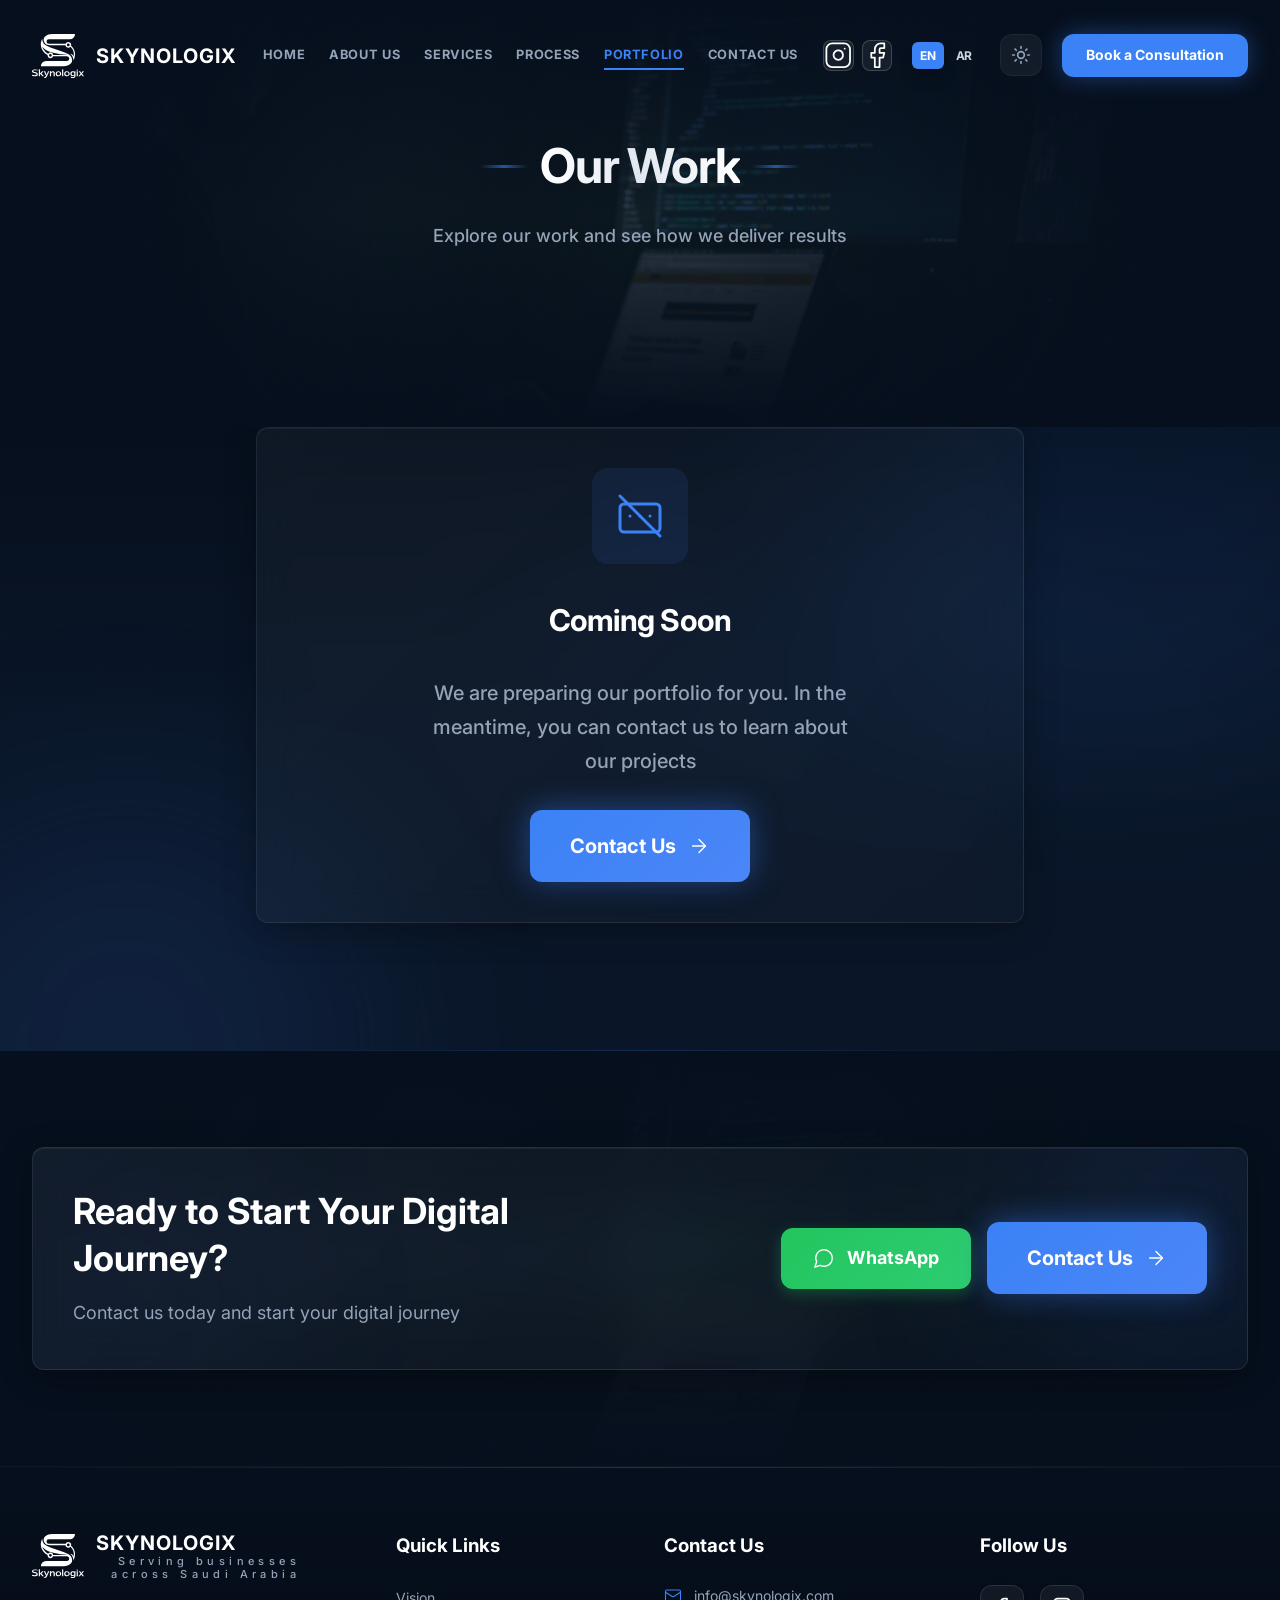
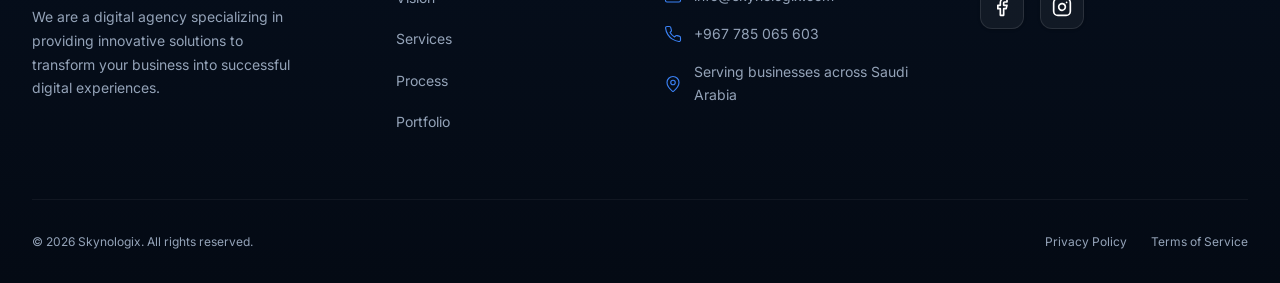
<file: portfolio.html>
<!DOCTYPE html>
<html lang="en" dir="ltr" class="dark">

<head>
    <meta charset="UTF-8">
    <meta name="viewport" content="width=device-width, initial-scale=1.0">
    <title>Portfolio | Skynologix</title>
    <meta name="description" content="Explore our work and see how we deliver results">
    <link rel="canonical" href="https://skynologix.com/en/portfolio">
    <link rel="alternate" hreflang="ar" href="https://skynologix.com/ar/portfolio">
    <link rel="icon" type="image/svg+xml" href="assets/logo.svg">
    <link rel="stylesheet" href="css/styles.css">
    <link rel="preconnect" href="https://fonts.googleapis.com">
    <link rel="preconnect" href="https://fonts.gstatic.com" crossorigin>
    <link href="https://fonts.googleapis.com/css2?family=Inter:wght@400;500;700&family=Space+Grotesk:wght@400;500;700&display=swap" rel="stylesheet">

  <!-- Google tag (gtag.js) -->
  <script async src="https://www.googletagmanager.com/gtag/js?id=G-XN68BLTGCB"></script>
  <script>
    window.dataLayer = window.dataLayer || [];
    function gtag(){dataLayer.push(arguments);}
    gtag('js', new Date());
    gtag('config', 'G-XN68BLTGCB');
  </script>

</head>

<body>

    <!-- NAVBAR -->
    <header id="navbar" class="navbar">
        <nav class="container">
            <div class="navbar-inner">
                <a href="index.html" class="logo-link"><img class="theme-logo" src="assets/logo-white.svg"
                        data-dark="assets/logo-white.svg" data-light="assets/logo-dark.svg" alt="Skynologix" width="45"
                        height="45">
                    <div class="logo-text"><span class="brand">SKYNOLOGIX</span></div>
                </a>
                <div class="nav-links"><a href="index.html" class="nav-link">Home</a><a href="about.html"
                        class="nav-link">About Us</a><a href="services.html" class="nav-link">Services</a><a href="how-it-works.html" class="nav-link">Process</a><a
                        href="portfolio.html" class="nav-link">Portfolio</a><a href="contact.html" class="nav-link">Contact Us</a></div>
                <div class="nav-actions">
                    <div class="header-social">
                        <a href="https://instagram.com/skynologix" target="_blank" rel="noopener noreferrer" class="social-icon-link" aria-label="Instagram">
                            <svg viewBox="0 0 24 24" fill="none" stroke="currentColor" stroke-width="2" stroke-linecap="round" stroke-linejoin="round">
                                <rect width="20" height="20" x="2" y="2" rx="5" ry="5" />
                                <path d="M16 11.37A4 4 0 1 1 12.63 8 4 4 0 0 1 16 11.37z" />
                                <line x1="17.5" x2="17.51" y1="6.5" y2="6.5" />
                            </svg>
                        </a>
                        <a href="https://facebook.com/skynologix" target="_blank" rel="noopener noreferrer" class="social-icon-link" aria-label="Facebook">
                            <svg viewBox="0 0 24 24" fill="none" stroke="currentColor" stroke-width="2" stroke-linecap="round" stroke-linejoin="round">
                                <path d="M18 2h-3a5 5 0 0 0-5 5v3H7v4h3v8h4v-8h3l1-4h-4V7a1 1 0 0 1 1-1h3z" />
                            </svg>
                        </a>
                    </div>
                    <div class="lang-toggle">
                        <a href="portfolio.html" class="lang-btn active">EN</a>
                        <a href="ar/portfolio.html" class="lang-btn">AR</a>
                    </div>
                    <button id="theme-toggle" class="theme-toggle" aria-label="Toggle theme"><svg id="icon-sun"
                            viewBox="0 0 24 24" fill="none" stroke="currentColor" stroke-width="2"
                            stroke-linecap="round" stroke-linejoin="round">
                            <circle cx="12" cy="12" r="4" />
                            <path d="M12 2v2" />
                            <path d="M12 20v2" />
                            <path d="m4.93 4.93 1.41 1.41" />
                            <path d="m17.66 17.66 1.41 1.41" />
                            <path d="M2 12h2" />
                            <path d="M20 12h2" />
                            <path d="m6.34 17.66-1.41 1.41" />
                            <path d="m19.07 4.93-1.41 1.41" />
                        </svg><svg id="icon-moon" style="display:none" viewBox="0 0 24 24" fill="none"
                            stroke="currentColor" stroke-width="2" stroke-linecap="round" stroke-linejoin="round">
                            <path d="M12 3a6 6 0 0 0 9 9 9 9 0 1 1-9-9Z" />
                        </svg></button>
                    <a href="contact.html" class="nav-cta">Book a Consultation</a>
                    <button id="menu-toggle" class="menu-toggle" aria-label="Toggle menu"><svg id="icon-menu"
                            viewBox="0 0 24 24" fill="none" stroke="currentColor" stroke-width="2"
                            stroke-linecap="round">
                            <line x1="4" x2="20" y1="12" y2="12" />
                            <line x1="4" x2="20" y1="6" y2="6" />
                            <line x1="4" x2="20" y1="18" y2="18" />
                        </svg><svg id="icon-x" style="display:none" viewBox="0 0 24 24" fill="none"
                            stroke="currentColor" stroke-width="2" stroke-linecap="round">
                            <path d="M18 6 6 18" />
                            <path d="m6 6 12 12" />
                        </svg></button>
                </div>
            </div>
            <div id="mobile-menu" class="mobile-menu"><a href="index.html">Home</a><a
                    href="about.html">About Us</a><a href="services.html">Services</a><a href="how-it-works.html">Process</a><a
                    href="portfolio.html">Portfolio</a><a href="contact.html">Contact
                    Us</a><a href="contact.html" class="mobile-cta">Talk to Us</a></div>
        </nav>
    </header>

    <!-- PAGE HEADER -->
    <section class="page-header">
        <div class="page-header-bg"><img src="assets/hero-bg.jpg" alt="" loading="eager">
            <div class="page-header-overlay"></div>
            <div class="mesh-pattern page-header-mesh"></div>
        </div>
        <div class="container" style="position:relative;z-index:10">
            <div class="reveal" data-delay="100">
                <div class="section-heading">
                    <div class="heading-row">
                        <div class="line"></div>
                        <h2>Our Work</h2>
                        <div class="line"></div>
                    </div>
                    <p>Explore our work and see how we deliver results</p>
                </div>
            </div>
        </div>
    </section>

    <!-- COMING SOON -->
    <section class="section bg-primary" style="padding-top:0;position:relative;overflow:hidden">
        <div class="mesh-pattern" style="position:absolute;inset:0;opacity:.05"></div>
        <div class="floating-glow animate-float"
            style="top:0;right:0;width:600px;height:600px;background:rgba(59,130,246,0.05);transform:translate(25%,-50%)">
        </div>
        <div class="floating-glow animate-float"
            style="bottom:0;left:0;width:500px;height:500px;background:rgba(59,130,246,0.1);transform:translate(-25%,50%);animation-delay:-3s">
        </div>
        <div class="container" style="position:relative;z-index:10">
            <div class="reveal">
                <div class="coming-soon-card glass-card" style="max-width:48rem;margin:0 auto">
                    <div class="floating-glow"
                        style="top:-50%;right:-50%;width:20rem;height:20rem;background:rgba(59,130,246,0.05);filter:blur(80px)">
                    </div>
                    <div class="icon-box">
                        <svg viewBox="0 0 24 24" fill="none" stroke="currentColor" stroke-width="2"
                            stroke-linecap="round" stroke-linejoin="round">
                            <rect width="20" height="14" x="2" y="6" rx="2" />
                            <path d="M12 12h.01" />
                            <path d="M17 12h.01" />
                            <path d="M7 12h.01" />
                            <path d="m2 2 20 20" />
                        </svg>
                    </div>
                    <h3>Coming Soon</h3>
                    <p>We are preparing our portfolio for you. In the meantime, you can contact us to learn about our
                        projects</p>
                    <a href="contact.html" class="btn-primary">Contact Us <svg viewBox="0 0 24 24" fill="none"
                            stroke="currentColor" stroke-width="2" stroke-linecap="round" stroke-linejoin="round">
                            <path d="M5 12h14" />
                            <path d="m12 5 7 7-7 7" />
                        </svg></a>
                </div>
            </div>
        </div>
    </section>

    <!-- CTA -->
    <section class="cta-section">
        <div class="cta-bg"><img src="assets/hero-bg.jpg" alt="" loading="lazy">
            <div class="cta-overlay"></div>
            <div class="mesh-pattern" style="position:absolute;inset:0;opacity:.1"></div>
        </div>
        <div class="container" style="position:relative;z-index:10">
            <div class="reveal">
                <div class="cta-card glass-card">
                    <div class="cta-glow-tr"></div>
                    <div class="cta-glow-bl"></div>
                    <div class="cta-inner">
                        <div>
                            <h2>Ready to Start Your Digital Journey?</h2>
                            <p>Contact us today and start your digital journey</p>
                        </div>
                        <div class="cta-buttons"><a href="https://wa.me/967785065603" target="_blank"
                                rel="noopener noreferrer" class="btn-green"><svg viewBox="0 0 24 24" fill="none"
                                    stroke="currentColor" stroke-width="2" stroke-linecap="round"
                                    stroke-linejoin="round">
                                    <path d="M7.9 20A9 9 0 1 0 4 16.1L2 22Z" />
                                </svg>WhatsApp</a><a href="contact.html" class="btn-primary">Contact Us <svg
                                    viewBox="0 0 24 24" fill="none" stroke="currentColor" stroke-width="2"
                                    stroke-linecap="round" stroke-linejoin="round">
                                    <path d="M5 12h14" />
                                    <path d="m12 5 7 7-7 7" />
                                </svg></a></div>
                    </div>
                </div>
            </div>
        </div>
    </section>

    <!-- FOOTER -->
    <footer class="footer">
        <div class="container">
            <div class="footer-grid">
                <div class="footer-brand"><a href="index.html" class="logo-link" style="margin-bottom:1.5rem"><img
                           <img class="theme-logo" src="assets/logo-white.svg" data-dark="assets/logo-white.svg"
                            data-light="assets/logo-dark.svg" alt="Skynologix" width="40" height="40" loading="lazy">
                        <div class="logo-text"><span class="brand">SKYNOLOGIX</span><span
                                class="city">Serving businesses across Saudi Arabia</span></div>
                    </a>
                    <p>We are a digital agency specializing in providing innovative solutions to transform your business
                        into successful digital experiences.</p>
                </div>
                <div class="footer-links" style="margin-left:3rem">
                    <h3>Quick Links</h3>
                    <ul>
                        <li><a href="about.html">Vision</a></li>
                        <li><a href="services.html">Services</a></li>
                        <li><a href="how-it-works.html">Process</a></li>
                        <li><a href="portfolio.html">Portfolio</a></li>
                    </ul>
                </div>
                <div>
                    <h3>Contact Us</h3>
                    <ul class="footer-contact">
                        <li><svg viewBox="0 0 24 24" fill="none" stroke="currentColor" stroke-width="2"
                                stroke-linecap="round" stroke-linejoin="round">
                                <rect width="20" height="16" x="2" y="4" rx="2" />
                                <path d="m22 7-8.97 5.7a1.94 1.94 0 0 1-2.06 0L2 7" />
                            </svg><a href="mailto:info@skynologix.com">info@skynologix.com</a></li>
                        <li><svg viewBox="0 0 24 24" fill="none" stroke="currentColor" stroke-width="2"
                                stroke-linecap="round" stroke-linejoin="round">
                                <path
                                    d="M22 16.92v3a2 2 0 0 1-2.18 2 19.79 19.79 0 0 1-8.63-3.07 19.5 19.5 0 0 1-6-6 19.79 19.79 0 0 1-3.07-8.67A2 2 0 0 1 4.11 2h3a2 2 0 0 1 2 1.72 12.84 12.84 0 0 0 .7 2.81 2 2 0 0 1-.45 2.11L8.09 9.91a16 16 0 0 0 6 6l1.27-1.27a2 2 0 0 1 2.11-.45 12.84 12.84 0 0 0 2.81.7A2 2 0 0 1 22 16.92z" />
                            </svg><a href="tel:+967785065603">+967 785 065 603</a></li>
                        <li><svg viewBox="0 0 24 24" fill="none" stroke="currentColor" stroke-width="2"
                                stroke-linecap="round" stroke-linejoin="round">
                                <path
                                    d="M20 10c0 4.993-5.539 10.193-7.399 11.799a1 1 0 0 1-1.202 0C9.539 20.193 4 14.993 4 10a8 8 0 0 1 16 0" />
                                <circle cx="12" cy="10" r="3" />
                            </svg><span>Serving businesses across Saudi Arabia</span></li>
                    </ul>
                </div>
                <div>
                    <h3>Follow Us</h3>
                    <div class="footer-social"><a href="https://facebook.com/skynologix" target="_blank" rel="noopener noreferrer" aria-label="Facebook"><svg viewBox="0 0 24 24" fill="none" stroke="currentColor" stroke-width="2" stroke-linecap="round" stroke-linejoin="round"><path d="M18 2h-3a5 5 0 0 0-5 5v3H7v4h3v8h4v-8h3l1-4h-4V7a1 1 0 0 1 1-1h3z"/></svg></a><a href="https://instagram.com/skynologix" target="_blank" rel="noopener noreferrer" aria-label="Instagram"><svg viewBox="0 0 24 24" fill="none" stroke="currentColor" stroke-width="2" stroke-linecap="round" stroke-linejoin="round"><rect width="20" height="20" x="2" y="2" rx="5" ry="5" /><path d="M16 11.37A4 4 0 1 1 12.63 8 4 4 0 0 1 16 11.37z" /><line x1="17.5" x2="17.51" y1="6.5" y2="6.5" /></svg></a></div>
                </div>
            </div>
            <div class="footer-bottom">
                <p>&copy; 2026 Skynologix. All rights reserved.</p>
                <div class="footer-bottom-links"><a href="#">Privacy Policy</a><a href="#">Terms of Service</a></div>
            </div>
        </div>
    </footer>

    <script src="js/app.js" defer></script>
</body>

</html>
</file>
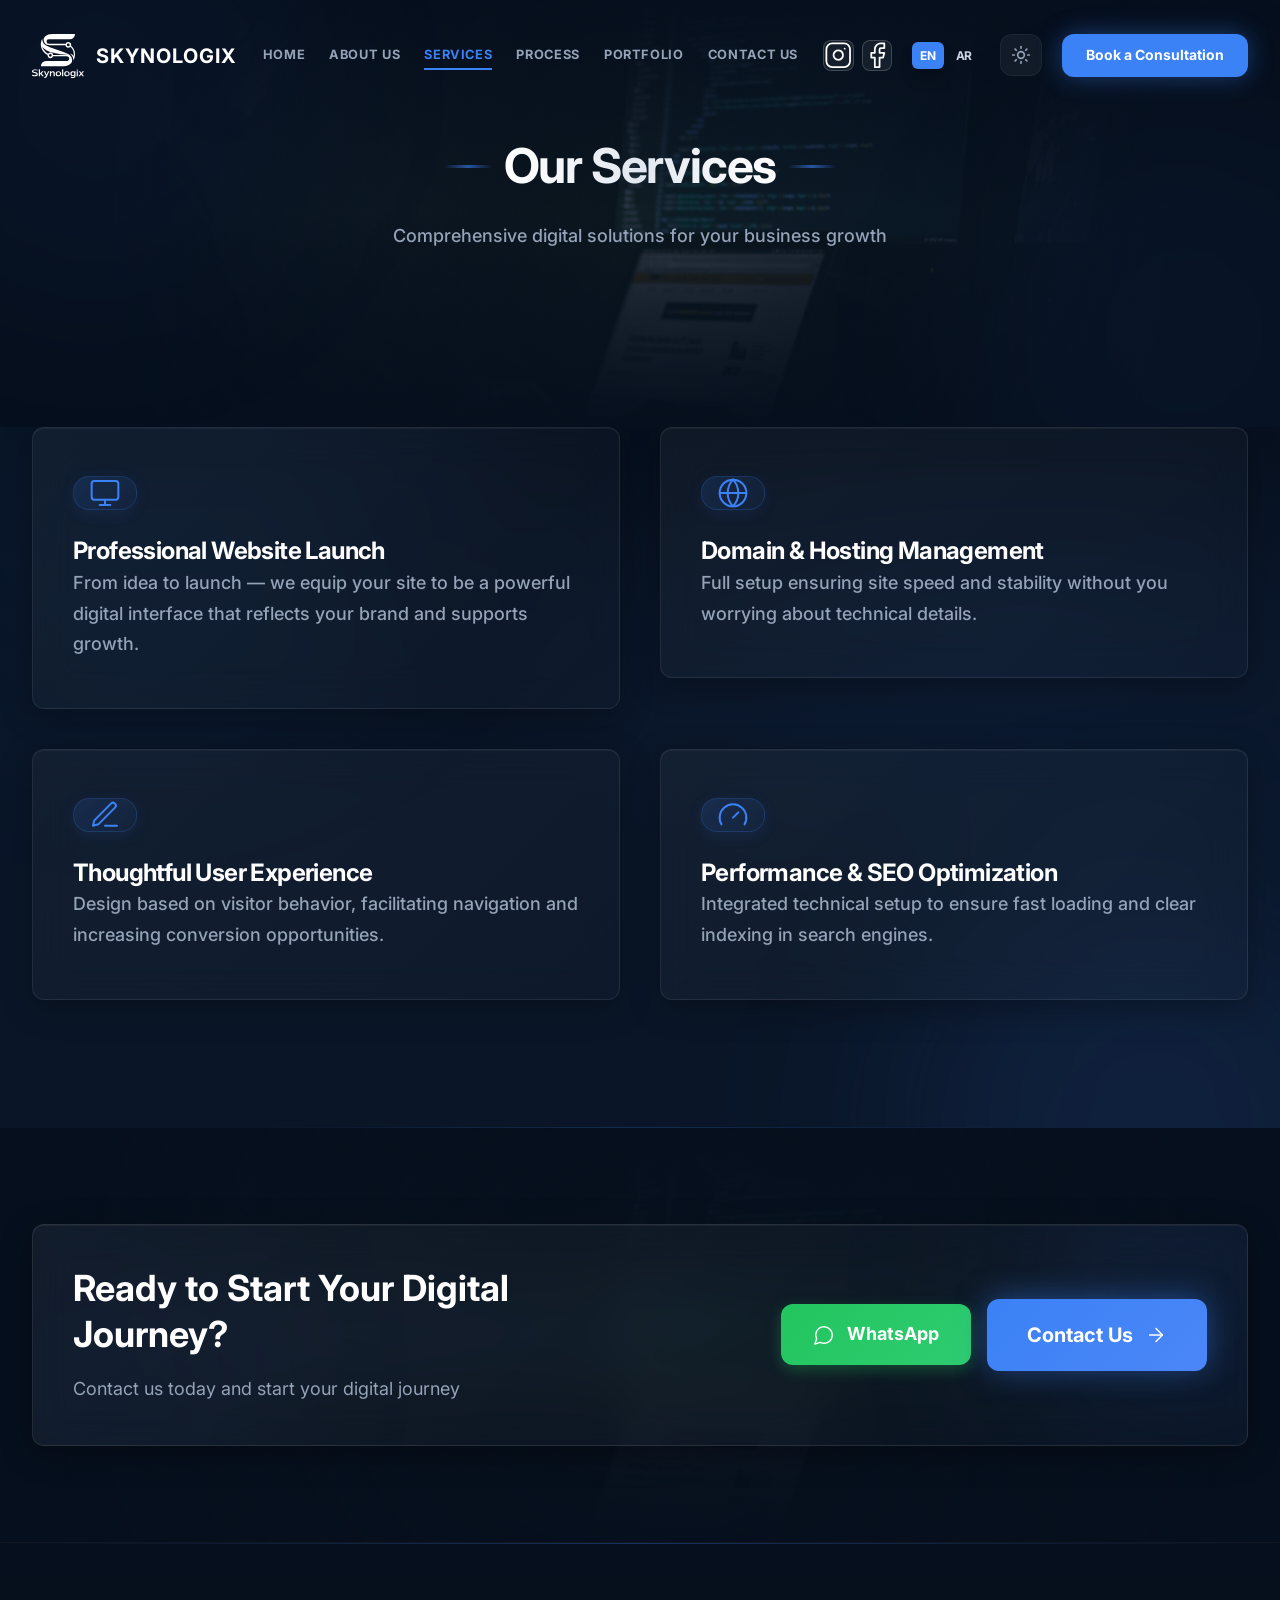
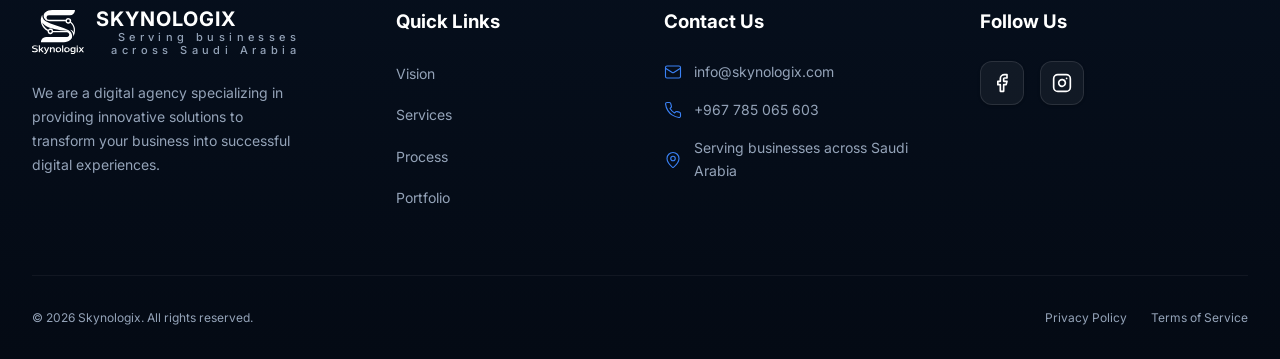
<file: services.html>
<!DOCTYPE html>
<html lang="en" dir="ltr" class="dark">

<head>
    <meta charset="UTF-8">
    <meta name="viewport" content="width=device-width, initial-scale=1.0">
    <title>Our Services | Skynologix</title>
    <meta name="description" content="Comprehensive digital solutions for your business growth">
    <link rel="canonical" href="https://skynologix.com/en/services">
    <link rel="alternate" hreflang="ar" href="https://skynologix.com/ar/services">
    <link rel="alternate" hreflang="en" href="https://skynologix.com/en/services">
    <link rel="icon" type="image/svg+xml" href="assets/logo.svg">
    <link rel="stylesheet" href="css/styles.css">
    <link rel="preconnect" href="https://fonts.googleapis.com">
    <link rel="preconnect" href="https://fonts.gstatic.com" crossorigin>
    <link href="https://fonts.googleapis.com/css2?family=Inter:wght@400;500;700&family=Space+Grotesk:wght@400;500;700&display=swap" rel="stylesheet">

  <!-- Google tag (gtag.js) -->
  <script async src="https://www.googletagmanager.com/gtag/js?id=G-XN68BLTGCB"></script>
  <script>
    window.dataLayer = window.dataLayer || [];
    function gtag(){dataLayer.push(arguments);}
    gtag('js', new Date());
    gtag('config', 'G-XN68BLTGCB');
  </script>

</head>

<body>

    <!-- NAVBAR -->
    <header id="navbar" class="navbar">
        <nav class="container">
            <div class="navbar-inner">
                <a href="index.html" class="logo-link"><img class="theme-logo" src="assets/logo-white.svg"
                        data-dark="assets/logo-white.svg" data-light="assets/logo-dark.svg" alt="Skynologix" width="45"
                        height="45">
                    <div class="logo-text">
                        <span class="brand">SKYNOLOGIX</span>
                    </div>
                </a>
                <div class="nav-links"><a href="index.html" class="nav-link">Home</a><a href="about.html"
                        class="nav-link">About Us</a><a href="services.html" class="nav-link">Services</a><a href="how-it-works.html" class="nav-link">Process</a><a
                        href="portfolio.html" class="nav-link">Portfolio</a><a href="contact.html" class="nav-link">Contact Us</a></div>
                <div class="nav-actions">
                    <div class="header-social">
                        <a href="https://instagram.com/skynologix" target="_blank" rel="noopener noreferrer" class="social-icon-link" aria-label="Instagram">
                            <svg viewBox="0 0 24 24" fill="none" stroke="currentColor" stroke-width="2" stroke-linecap="round" stroke-linejoin="round">
                                <rect width="20" height="20" x="2" y="2" rx="5" ry="5" />
                                <path d="M16 11.37A4 4 0 1 1 12.63 8 4 4 0 0 1 16 11.37z" />
                                <line x1="17.5" x2="17.51" y1="6.5" y2="6.5" />
                            </svg>
                        </a>
                        <a href="https://facebook.com/skynologix" target="_blank" rel="noopener noreferrer" class="social-icon-link" aria-label="Facebook">
                            <svg viewBox="0 0 24 24" fill="none" stroke="currentColor" stroke-width="2" stroke-linecap="round" stroke-linejoin="round">
                                <path d="M18 2h-3a5 5 0 0 0-5 5v3H7v4h3v8h4v-8h3l1-4h-4V7a1 1 0 0 1 1-1h3z" />
                            </svg>
                        </a>
                    </div>
                    <div class="lang-toggle">
                        <a href="services.html" class="lang-btn active">EN</a>
                        <a href="ar/services.html" class="lang-btn">AR</a>
                    </div>
                    <button id="theme-toggle" class="theme-toggle" aria-label="Toggle theme"><svg id="icon-sun"
                            viewBox="0 0 24 24" fill="none" stroke="currentColor" stroke-width="2"
                            stroke-linecap="round" stroke-linejoin="round">
                            <circle cx="12" cy="12" r="4" />
                            <path d="M12 2v2" />
                            <path d="M12 20v2" />
                            <path d="m4.93 4.93 1.41 1.41" />
                            <path d="m17.66 17.66 1.41 1.41" />
                            <path d="M2 12h2" />
                            <path d="M20 12h2" />
                            <path d="m6.34 17.66-1.41 1.41" />
                            <path d="m19.07 4.93-1.41 1.41" />
                        </svg><svg id="icon-moon" style="display:none" viewBox="0 0 24 24" fill="none"
                            stroke="currentColor" stroke-width="2" stroke-linecap="round" stroke-linejoin="round">
                            <path d="M12 3a6 6 0 0 0 9 9 9 9 0 1 1-9-9Z" />
                        </svg></button>
                    <a href="contact.html" class="nav-cta">Book a Consultation</a>
                    <button id="menu-toggle" class="menu-toggle" aria-label="Toggle menu"><svg id="icon-menu"
                            viewBox="0 0 24 24" fill="none" stroke="currentColor" stroke-width="2"
                            stroke-linecap="round">
                            <line x1="4" x2="20" y1="12" y2="12" />
                            <line x1="4" x2="20" y1="6" y2="6" />
                            <line x1="4" x2="20" y1="18" y2="18" />
                        </svg><svg id="icon-x" style="display:none" viewBox="0 0 24 24" fill="none"
                            stroke="currentColor" stroke-width="2" stroke-linecap="round">
                            <path d="M18 6 6 18" />
                            <path d="m6 6 12 12" />
                        </svg></button>
                </div>
            </div>
            <div id="mobile-menu" class="mobile-menu"><a href="index.html">Home</a><a
                    href="about.html">About Us</a><a href="services.html">Services</a><a href="how-it-works.html">Process</a><a
                    href="portfolio.html">Portfolio</a><a href="contact.html">Contact
                    Us</a><a href="contact.html" class="mobile-cta">Talk to Us</a></div>
        </nav>
    </header>

    <!-- PAGE HEADER -->
    <section class="page-header">
        <div class="page-header-bg"><img src="assets/hero-bg.jpg" alt="" loading="eager">
            <div class="page-header-overlay"></div>
            <div class="mesh-pattern page-header-mesh"></div>
            <div class="floating-glow"
                style="top:-6rem;left:-6rem;width:24rem;height:24rem;background:rgba(59,130,246,0.05)"></div>
            <div class="floating-glow"
                style="bottom:-6rem;right:-6rem;width:24rem;height:24rem;background:rgba(59,130,246,0.05)"></div>
        </div>
        <div class="container" style="position:relative;z-index:10">
            <div class="reveal" data-delay="100">
                <div class="section-heading">
                    <div class="heading-row">
                        <div class="line"></div>
                        <h2>Our Services</h2>
                        <div class="line"></div>
                    </div>
                    <p>Comprehensive digital solutions for your business growth</p>
                </div>
            </div>
        </div>
    </section>

    <!-- SERVICES GRID -->
    <section class="section bg-primary" style="padding-top:0;position:relative;overflow:hidden">
        <div class="mesh-pattern" style="position:absolute;inset:0;opacity:.05"></div>
        <div class="floating-glow animate-float"
            style="top:0;left:0;width:600px;height:600px;background:rgba(59,130,246,0.05);transform:translate(-25%,-50%)">
        </div>
        <div class="floating-glow animate-float"
            style="bottom:0;right:0;width:500px;height:500px;background:rgba(59,130,246,0.1);transform:translate(25%,50%);animation-delay:-3s">
        </div>
        <div class="container" style="position:relative;z-index:10">
            <div class="grid-2">
                <div class="reveal feature-card glass-card glass-card-hover" data-delay="0">
                    <div class="icon-box">
                        <svg viewBox="0 0 24 24" fill="none" stroke="currentColor" stroke-width="2" stroke-linecap="round"
                            stroke-linejoin="round">
                            <rect width="20" height="14" x="2" y="3" rx="2" />
                            <line x1="8" x2="16" y1="21" y2="21" />
                            <line x1="12" x2="12" y1="17" y2="21" />
                        </svg>
                    </div>
                    <div>
                        <h3>Professional Website Launch</h3>
                        <p>From idea to launch — we equip your site to be a powerful digital interface that reflects your brand and supports growth.</p>
                    </div>
                </div>
                <div class="reveal feature-card glass-card glass-card-hover" data-delay="100">
                    <div class="icon-box">
                        <svg viewBox="0 0 24 24" fill="none" stroke="currentColor" stroke-width="2" stroke-linecap="round"
                            stroke-linejoin="round">
                            <circle cx="12" cy="12" r="10" />
                            <path d="M12 2a14.5 14.5 0 0 0 0 20 14.5 14.5 0 0 0 0-20" />
                            <path d="M2 12h20" />
                        </svg>
                    </div>
                    <div>
                        <h3>Domain & Hosting Management</h3>
                        <p>Full setup ensuring site speed and stability without you worrying about technical details.</p>
                    </div>
                </div>
                <div class="reveal feature-card glass-card glass-card-hover" data-delay="200">
                    <div class="icon-box">
                        <svg viewBox="0 0 24 24" fill="none" stroke="currentColor" stroke-width="2" stroke-linecap="round"
                            stroke-linejoin="round">
                            <path d="M12 20h9" />
                            <path d="M16.5 3.5a2.12 2.12 0 0 1 3 3L7 19l-4 1 1-4Z" />
                        </svg>
                    </div>
                    <div>
                        <h3>Thoughtful User Experience</h3>
                        <p>Design based on visitor behavior, facilitating navigation and increasing conversion opportunities.</p>
                    </div>
                </div>
                <div class="reveal feature-card glass-card glass-card-hover" data-delay="300">
                    <div class="icon-box">
                        <svg viewBox="0 0 24 24" fill="none" stroke="currentColor" stroke-width="2" stroke-linecap="round"
                            stroke-linejoin="round">
                            <path d="m12 14 4-4" />
                            <path d="M3.34 19a10 10 0 1 1 17.32 0" />
                        </svg>
                    </div>
                    <div>
                        <h3>Performance & SEO Optimization</h3>
                        <p>Integrated technical setup to ensure fast loading and clear indexing in search engines.</p>
                    </div>
                </div>
            </div>
        </div>
    </section>

    <!-- CTA -->
    <section class="cta-section">
        <div class="cta-bg"><img src="assets/hero-bg.jpg" alt="" loading="lazy">
            <div class="cta-overlay"></div>
            <div class="mesh-pattern" style="position:absolute;inset:0;opacity:.1"></div>
        </div>
        <div class="container" style="position:relative;z-index:10">
            <div class="reveal">
                <div class="cta-card glass-card">
                    <div class="cta-glow-tr"></div>
                    <div class="cta-glow-bl"></div>
                    <div class="cta-inner">
                        <div>
                            <h2>Ready to Start Your Digital Journey?</h2>
                            <p>Contact us today and start your digital journey</p>
                        </div>
                        <div class="cta-buttons"><a
                                href="https://wa.me/967785065603?text=%D9%85%D8%B1%D8%AD%D8%A8%D9%8B%D8%A7"
                                target="_blank" rel="noopener noreferrer" class="btn-green"><svg viewBox="0 0 24 24"
                                    fill="none" stroke="currentColor" stroke-width="2" stroke-linecap="round"
                                    stroke-linejoin="round">
                                    <path d="M7.9 20A9 9 0 1 0 4 16.1L2 22Z" />
                                </svg>WhatsApp</a><a href="contact.html" class="btn-primary">Contact Us <svg
                                    viewBox="0 0 24 24" fill="none" stroke="currentColor" stroke-width="2"
                                    stroke-linecap="round" stroke-linejoin="round">
                                    <path d="M5 12h14" />
                                    <path d="m12 5 7 7-7 7" />
                                </svg></a></div>
                    </div>
                </div>
            </div>
        </div>
    </section>

    <!-- FOOTER -->
    <footer class="footer">
        <div class="container">
            <div class="footer-grid">
                <div class="footer-brand"><a href="index.html" class="logo-link" style="margin-bottom:1.5rem"><img
                           <img class="theme-logo" src="assets/logo-white.svg" data-dark="assets/logo-white.svg"
                            data-light="assets/logo-dark.svg" alt="Skynologix" width="40" height="40" loading="lazy">
                        <div class="logo-text"><span class="brand">SKYNOLOGIX</span><span
                                class="city">Serving businesses across Saudi Arabia</span></div>
                    </a>
                    <p>We are a digital agency specializing in providing innovative solutions to transform your business
                        into successful digital experiences.</p>
                </div>
                <div class="footer-links" style="margin-left:3rem">
                    <h3>Quick Links</h3>
                    <ul>
                        <li><a href="about.html">Vision</a></li>
                        <li><a href="services.html">Services</a></li>
                        <li><a href="how-it-works.html">Process</a></li>
                        <li><a href="portfolio.html">Portfolio</a></li>
                    </ul>
                </div>
                <div>
                    <h3>Contact Us</h3>
                    <ul class="footer-contact">
                        <li><svg viewBox="0 0 24 24" fill="none" stroke="currentColor" stroke-width="2"
                                stroke-linecap="round" stroke-linejoin="round">
                                <rect width="20" height="16" x="2" y="4" rx="2" />
                                <path d="m22 7-8.97 5.7a1.94 1.94 0 0 1-2.06 0L2 7" />
                            </svg><a href="mailto:info@skynologix.com">info@skynologix.com</a></li>
                        <li><svg viewBox="0 0 24 24" fill="none" stroke="currentColor" stroke-width="2"
                                stroke-linecap="round" stroke-linejoin="round">
                                <path
                                    d="M22 16.92v3a2 2 0 0 1-2.18 2 19.79 19.79 0 0 1-8.63-3.07 19.5 19.5 0 0 1-6-6 19.79 19.79 0 0 1-3.07-8.67A2 2 0 0 1 4.11 2h3a2 2 0 0 1 2 1.72 12.84 12.84 0 0 0 .7 2.81 2 2 0 0 1-.45 2.11L8.09 9.91a16 16 0 0 0 6 6l1.27-1.27a2 2 0 0 1 2.11-.45 12.84 12.84 0 0 0 2.81.7A2 2 0 0 1 22 16.92z" />
                            </svg><a href="tel:+967785065603">+967 785 065 603</a></li>
                        <li><svg viewBox="0 0 24 24" fill="none" stroke="currentColor" stroke-width="2"
                                stroke-linecap="round" stroke-linejoin="round">
                                <path
                                    d="M20 10c0 4.993-5.539 10.193-7.399 11.799a1 1 0 0 1-1.202 0C9.539 20.193 4 14.993 4 10a8 8 0 0 1 16 0" />
                                <circle cx="12" cy="10" r="3" />
                            </svg><span>Serving businesses across Saudi Arabia</span></li>
                    </ul>
                </div>
                <div>
                    <h3>Follow Us</h3>
                    <div class="footer-social"><a href="https://facebook.com/skynologix" target="_blank" rel="noopener noreferrer" aria-label="Facebook"><svg viewBox="0 0 24 24" fill="none" stroke="currentColor" stroke-width="2" stroke-linecap="round" stroke-linejoin="round"><path d="M18 2h-3a5 5 0 0 0-5 5v3H7v4h3v8h4v-8h3l1-4h-4V7a1 1 0 0 1 1-1h3z"/></svg></a><a href="https://instagram.com/skynologix" target="_blank" rel="noopener noreferrer" aria-label="Instagram"><svg viewBox="0 0 24 24" fill="none" stroke="currentColor" stroke-width="2" stroke-linecap="round" stroke-linejoin="round"><rect width="20" height="20" x="2" y="2" rx="5" ry="5" /><path d="M16 11.37A4 4 0 1 1 12.63 8 4 4 0 0 1 16 11.37z" /><line x1="17.5" x2="17.51" y1="6.5" y2="6.5" /></svg></a></div>
                </div>
            </div>
            <div class="footer-bottom">
                <p>&copy; 2026 Skynologix. All rights reserved.</p>
                <div class="footer-bottom-links"><a href="#">Privacy Policy</a><a href="#">Terms of Service</a></div>
            </div>
        </div>
    </footer>

    <script src="js/app.js" defer></script>
</body>

</html>
</file>
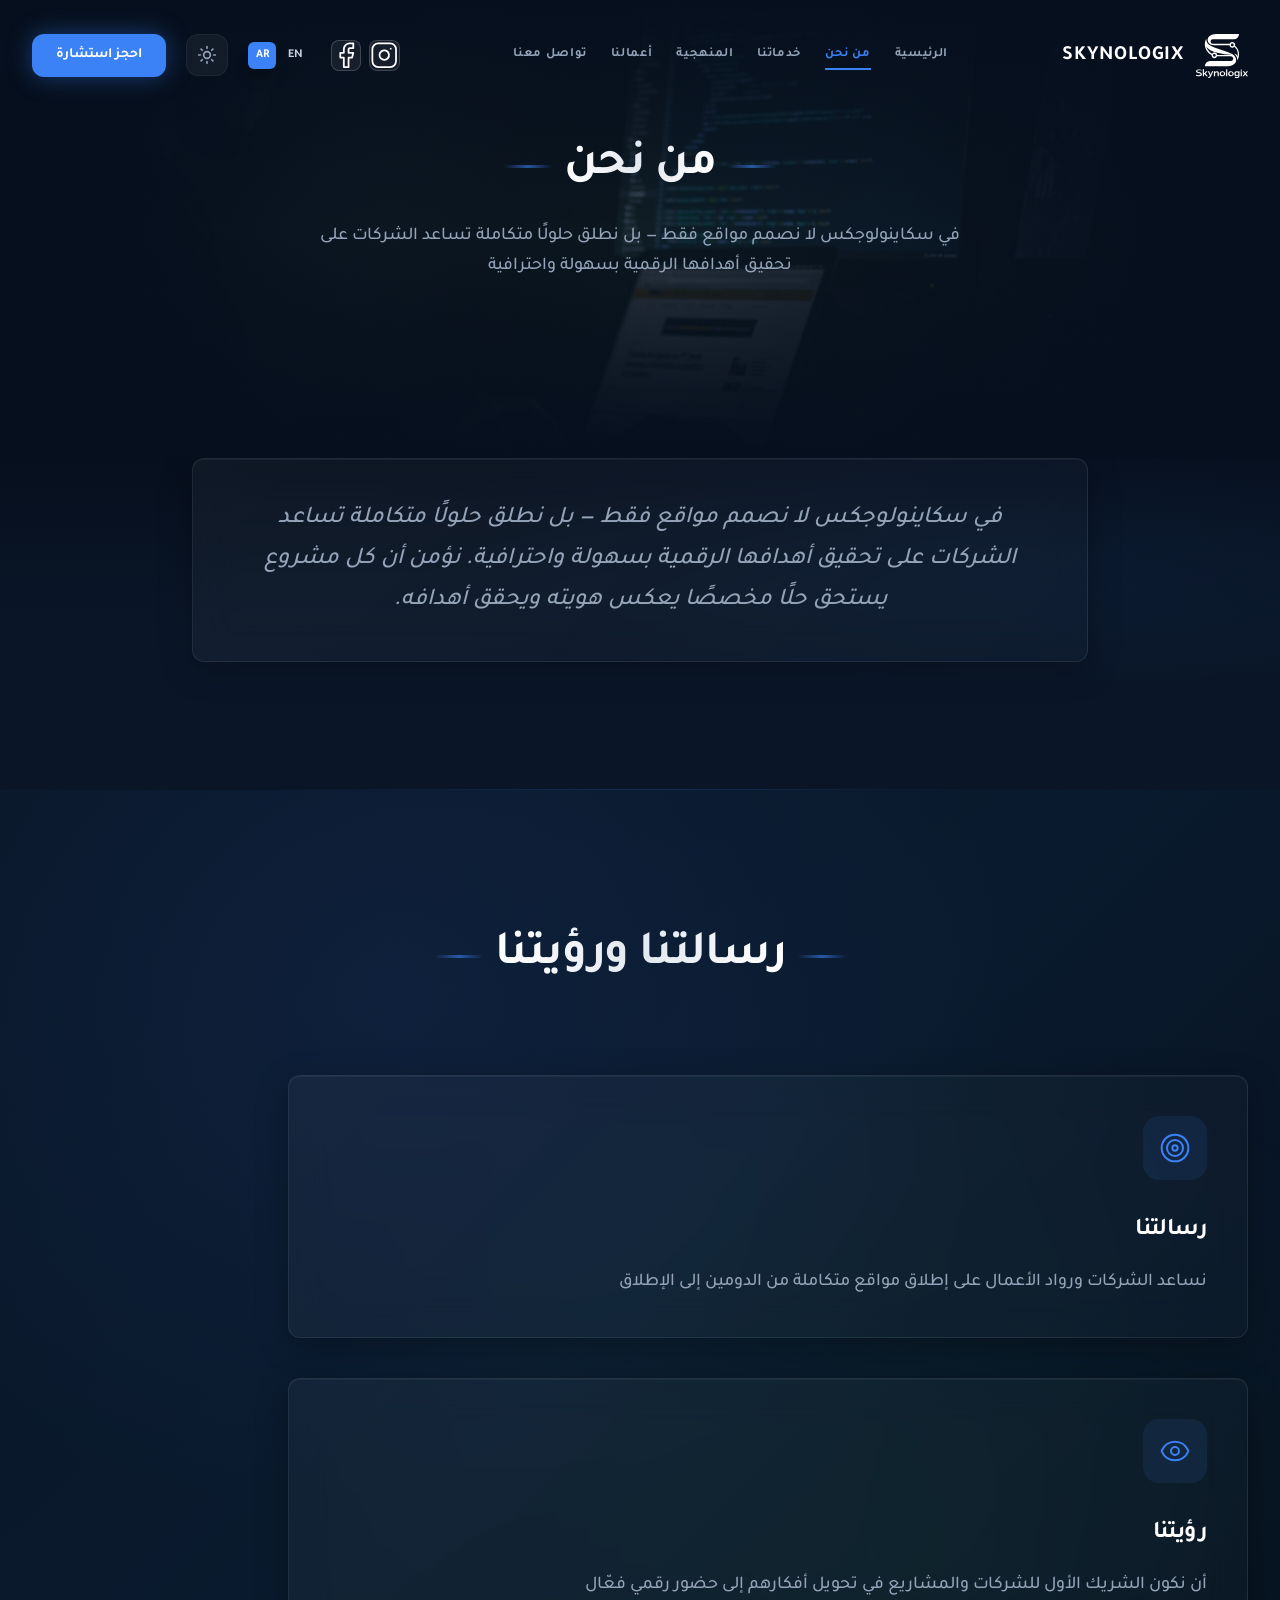
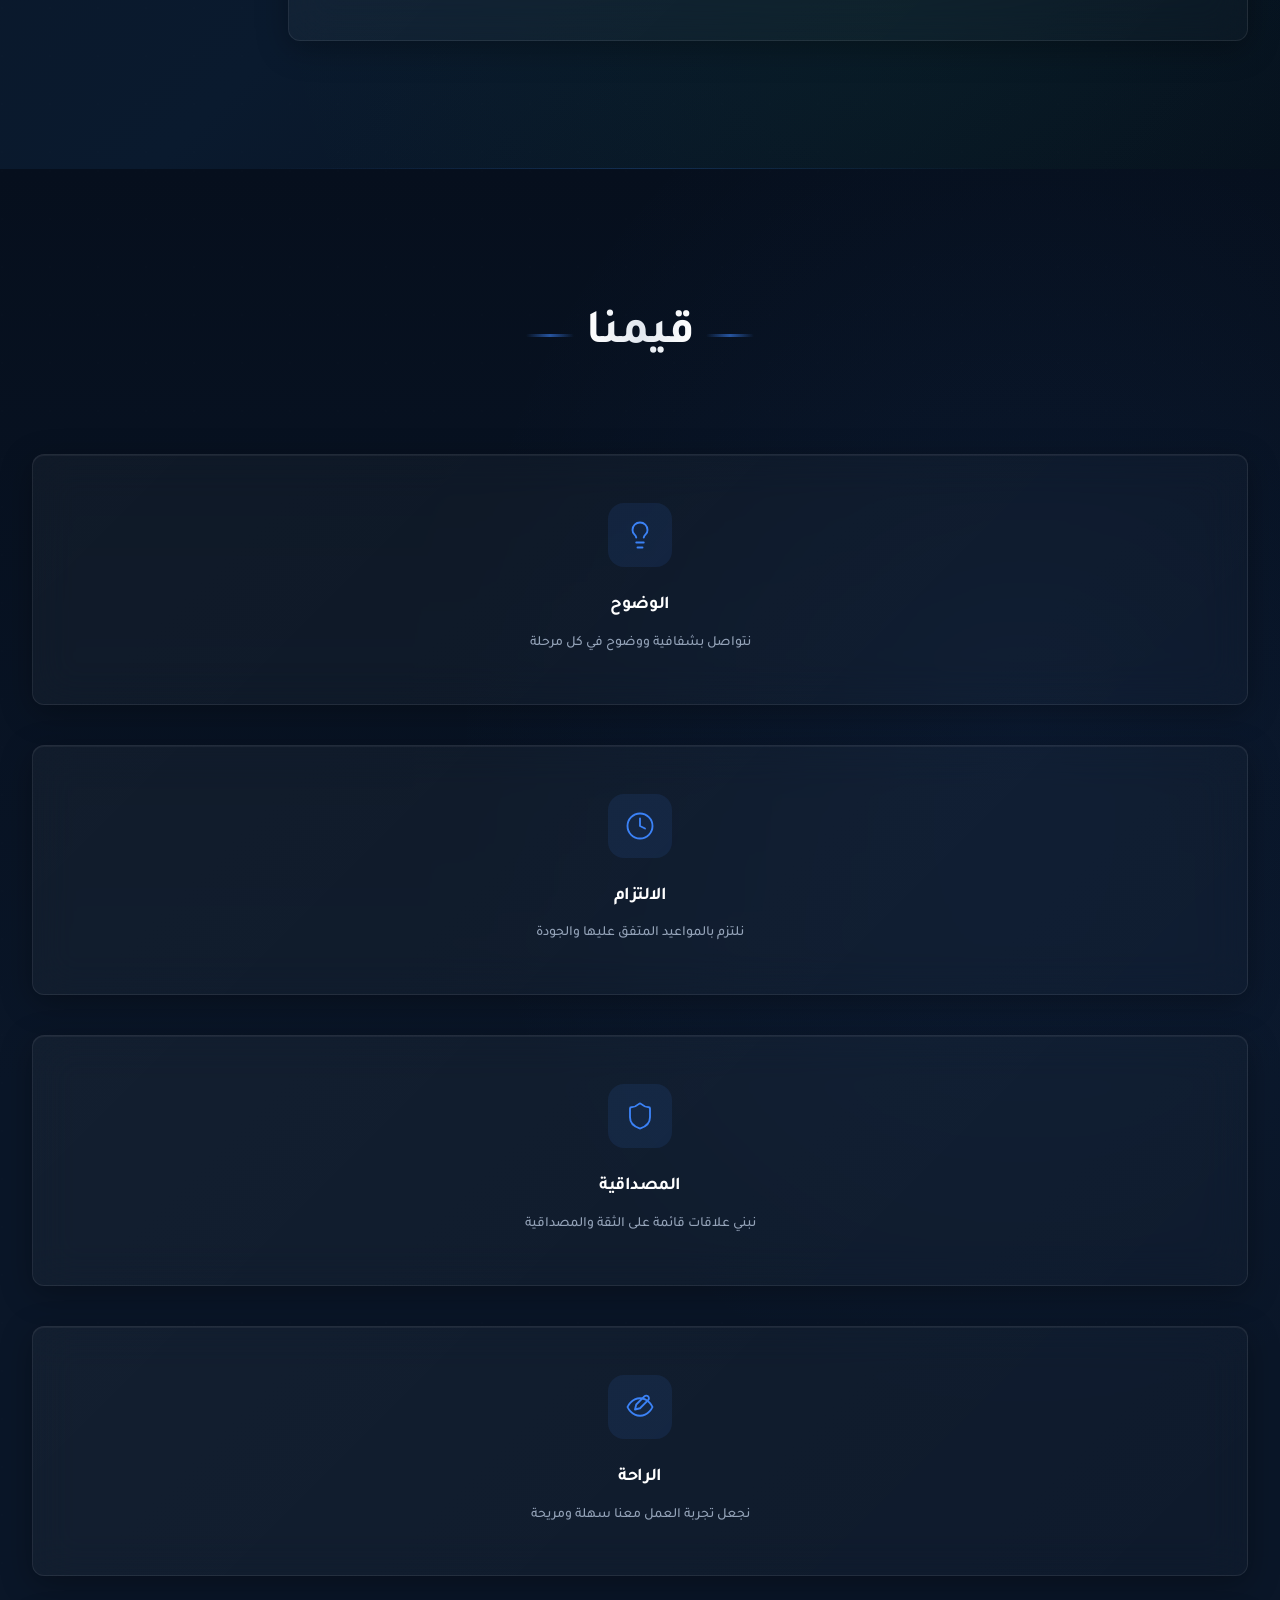
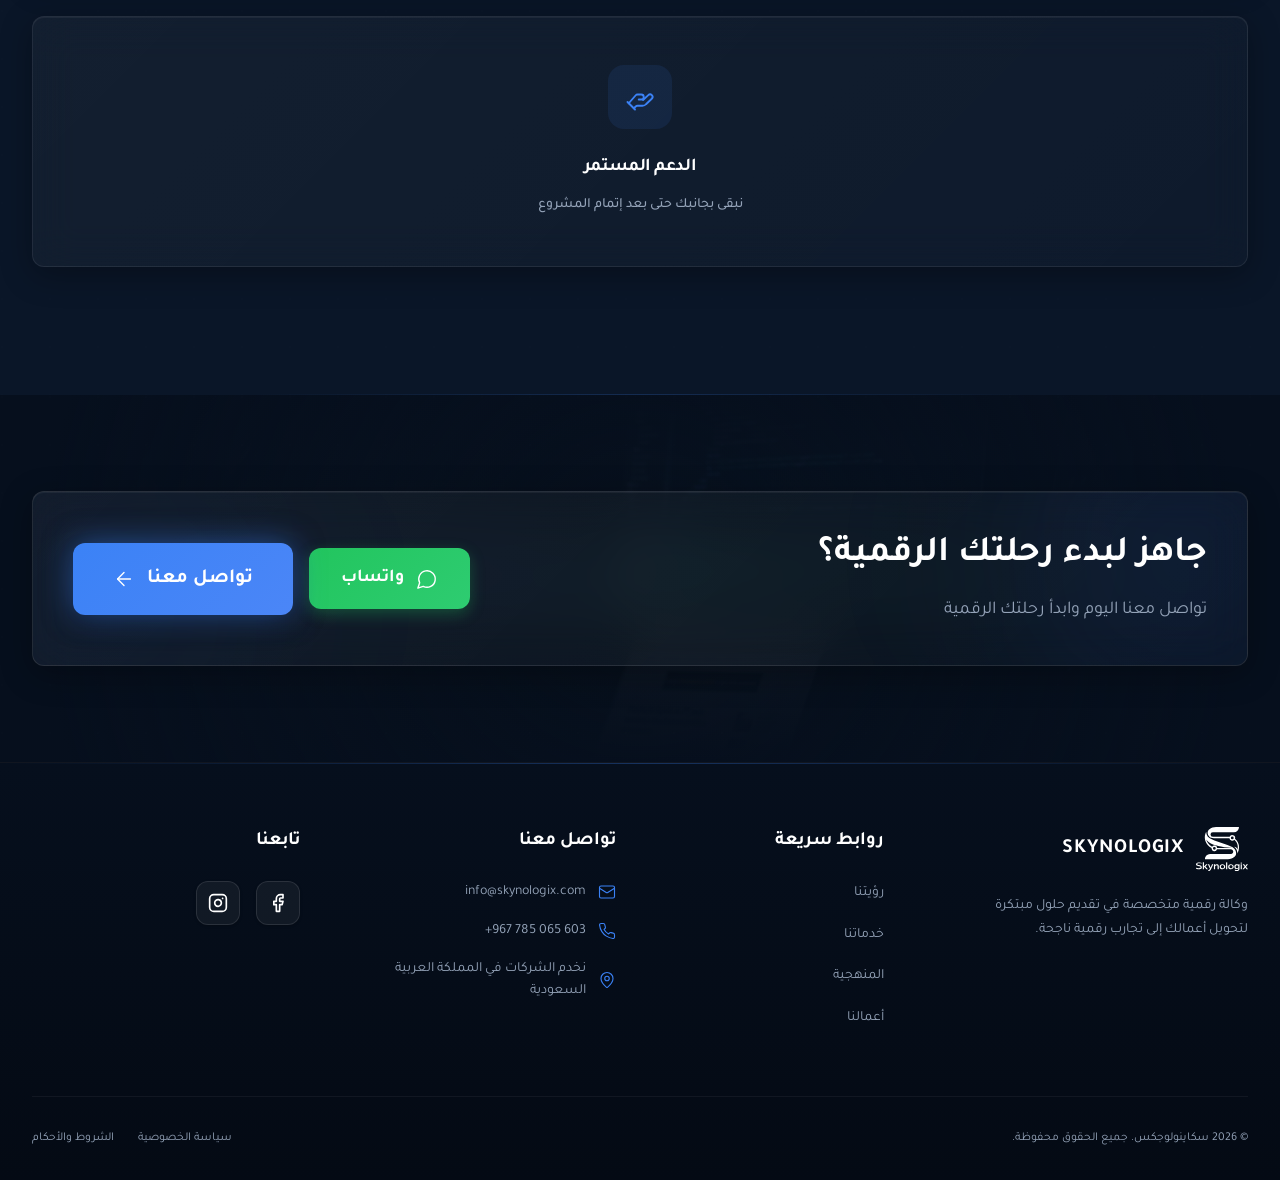
<file: ar/about.html>
<!DOCTYPE html>
<html lang="ar" dir="rtl" class="dark">

<head>
    <meta charset="UTF-8">
    <meta name="viewport" content="width=device-width, initial-scale=1.0">
    <title>من نحن | سكاينولوجكس</title>
    <meta name="description"
        content="في سكاينولوجكس لا نصمم مواقع فقط — بل نطلق حلولًا متكاملة تساعد الشركات على تحقيق أهدافها الرقمية بسهولة واحترافية">
    <link rel="icon" type="image/svg+xml" href="../assets/logo.svg">
    <link rel="stylesheet" href="../css/styles.css">
    <link rel="preconnect" href="https://fonts.googleapis.com">
    <link rel="preconnect" href="https://fonts.gstatic.com" crossorigin>
    <link href="https://fonts.googleapis.com/css2?family=Noto+Sans+Arabic:wght@400;500;700&family=Tajawal:wght@400;500;700&display=swap" rel="stylesheet">

  <!-- Google tag (gtag.js) -->
  <script async src="https://www.googletagmanager.com/gtag/js?id=G-XN68BLTGCB"></script>
  <script>
    window.dataLayer = window.dataLayer || [];
    function gtag(){dataLayer.push(arguments);}
    gtag('js', new Date());
    gtag('config', 'G-XN68BLTGCB');
  </script>

</head>

<body>
    <header id="navbar" class="navbar">
        <nav class="container">
            <div class="navbar-inner">
                <a href="index.html" class="logo-link"><img class="theme-logo" src="../assets/logo-white.svg"
                        data-dark="../assets/logo-white.svg" data-light="../assets/logo-dark.svg" alt="سكاينولوجكس"
                        width="45" height="45">
                    <div class="logo-text"><span class="brand">SKYNOLOGIX</span></div>
                </a>
                <div class="nav-links"><a href="index.html" class="nav-link">الرئيسية</a><a href="about.html"
                        class="nav-link">من نحن</a><a href="services.html" class="nav-link">خدماتنا</a><a href="how-it-works.html" class="nav-link">المنهجية</a><a
                        href="portfolio.html" class="nav-link">أعمالنا</a><a href="contact.html" class="nav-link">تواصل معنا</a></div>
                <div class="nav-actions">
                    <div class="header-social">
                        <a href="https://instagram.com/skynologix" target="_blank" rel="noopener noreferrer"
                            class="social-icon-link" aria-label="Instagram">
                            <svg viewBox="0 0 24 24" fill="none" stroke="currentColor" stroke-width="2"
                                stroke-linecap="round" stroke-linejoin="round">
                                <rect width="20" height="20" x="2" y="2" rx="5" ry="5" />
                                <path d="M16 11.37A4 4 0 1 1 12.63 8 4 4 0 0 1 16 11.37z" />
                                <line x1="17.5" x2="17.51" y1="6.5" y2="6.5" />
                            </svg>
                        </a>
                        <a href="https://facebook.com/skynologix" target="_blank" rel="noopener noreferrer"
                            class="social-icon-link" aria-label="Facebook">
                            <svg viewBox="0 0 24 24" fill="none" stroke="currentColor" stroke-width="2"
                                stroke-linecap="round" stroke-linejoin="round">
                                <path d="M18 2h-3a5 5 0 0 0-5 5v3H7v4h3v8h4v-8h3l1-4h-4V7a1 1 0 0 1 1-1h3z" />
                            </svg>
                        </a>
                    </div>
                    <div class="lang-toggle"><a href="../about.html" class="lang-btn">EN</a><a href="about.html"
                            class="lang-btn active">AR</a></div><button id="theme-toggle" class="theme-toggle"
                        aria-label="تبديل المظهر"><svg id="icon-sun" viewBox="0 0 24 24" fill="none"
                            stroke="currentColor" stroke-width="2" stroke-linecap="round" stroke-linejoin="round">
                            <circle cx="12" cy="12" r="4" />
                            <path d="M12 2v2" />
                            <path d="M12 20v2" />
                            <path d="m4.93 4.93 1.41 1.41" />
                            <path d="m17.66 17.66 1.41 1.41" />
                            <path d="M2 12h2" />
                            <path d="M20 12h2" />
                            <path d="m6.34 17.66-1.41 1.41" />
                            <path d="m19.07 4.93-1.41 1.41" />
                        </svg><svg id="icon-moon" style="display:none" viewBox="0 0 24 24" fill="none"
                            stroke="currentColor" stroke-width="2" stroke-linecap="round" stroke-linejoin="round">
                            <path d="M12 3a6 6 0 0 0 9 9 9 9 0 1 1-9-9Z" />
                        </svg></button><a href="contact.html" class="nav-cta">احجز استشارة</a><button id="menu-toggle"
                        class="menu-toggle" aria-label="القائمة"><svg id="icon-menu" viewBox="0 0 24 24" fill="none"
                            stroke="currentColor" stroke-width="2" stroke-linecap="round">
                            <line x1="4" x2="20" y1="12" y2="12" />
                            <line x1="4" x2="20" y1="6" y2="6" />
                            <line x1="4" x2="20" y1="18" y2="18" />
                        </svg><svg id="icon-x" style="display:none" viewBox="0 0 24 24" fill="none"
                            stroke="currentColor" stroke-width="2" stroke-linecap="round">
                            <path d="M18 6 6 18" />
                            <path d="m6 6 12 12" />
                        </svg></button>
                </div>
            </div>
            <div id="mobile-menu" class="mobile-menu"><a href="index.html">الرئيسية</a><a
                    href="about.html">من نحن</a><a href="services.html">خدماتنا</a><a href="how-it-works.html">المنهجية</a><a
                    href="portfolio.html">أعمالنا</a><a href="contact.html">تواصل
                    معنا</a><a href="contact.html" class="mobile-cta">تحدث إلينا</a></div>
        </nav>
    </header>

    <section class="page-header">
        <div class="page-header-bg"><img src="../assets/hero-bg.jpg" alt="" loading="eager">
            <div class="page-header-overlay"></div>
            <div class="mesh-pattern page-header-mesh"></div>
        </div>
        <div class="container" style="position:relative;z-index:10">
            <div class="reveal" data-delay="100">
                <div class="section-heading">
                    <div class="heading-row">
                        <div class="line"></div>
                        <h2>من نحن</h2>
                        <div class="line"></div>
                    </div>
                    <p>في سكاينولوجكس لا نصمم مواقع فقط — بل نطلق حلولًا متكاملة تساعد الشركات على تحقيق أهدافها الرقمية
                        بسهولة واحترافية</p>
                </div>
            </div>
        </div>
    </section>

    <section class="section bg-primary" style="padding-top:0;position:relative;overflow:hidden">
        <div class="mesh-pattern" style="position:absolute;inset:0;opacity:.05"></div>
        <div class="container" style="position:relative;z-index:10">
            <div class="reveal">
                <div class="about-text-card glass-card">
                    <p>في سكاينولوجكس لا نصمم مواقع فقط — بل نطلق حلولًا متكاملة تساعد الشركات على تحقيق أهدافها الرقمية
                        بسهولة واحترافية. نؤمن أن كل مشروع يستحق حلًا مخصصًا يعكس هويته ويحقق أهدافه.</p>
                </div>
            </div>
        </div>
    </section>

    <section class="section bg-navy" style="position:relative;overflow:hidden">
        <div class="mesh-pattern" style="position:absolute;inset:0;opacity:.05"></div>
        <div class="container" style="position:relative;z-index:10">
            <div class="reveal">
                <div class="section-heading">
                    <div class="heading-row">
                        <div class="line"></div>
                        <h2>رسالتنا ورؤيتنا</h2>
                        <div class="line"></div>
                    </div>
                </div>
            </div>
            <div class="grid-2" style="max-width:60rem">
                <div class="reveal" data-delay="100" style="height:100%">
                    <div class="mv-card glass-card glass-card-hover">
                        <div class="icon-box"><svg viewBox="0 0 24 24" fill="none" stroke="currentColor"
                                stroke-width="2" stroke-linecap="round" stroke-linejoin="round">
                                <circle cx="12" cy="12" r="10" />
                                <circle cx="12" cy="12" r="6" />
                                <circle cx="12" cy="12" r="2" />
                            </svg></div>
                        <h3>رسالتنا</h3>
                        <p>نساعد الشركات ورواد الأعمال على إطلاق مواقع متكاملة من الدومين إلى الإطلاق</p>
                    </div>
                </div>
                <div class="reveal" data-delay="200" style="height:100%">
                    <div class="mv-card glass-card glass-card-hover">
                        <div class="icon-box"><svg viewBox="0 0 24 24" fill="none" stroke="currentColor"
                                stroke-width="2" stroke-linecap="round" stroke-linejoin="round">
                                <path
                                    d="M2.062 12.348a1 1 0 0 1 0-.696 10.75 10.75 0 0 1 19.876 0 1 1 0 0 1 0 .696 10.75 10.75 0 0 1-19.876 0" />
                                <circle cx="12" cy="12" r="3" />
                            </svg></div>
                        <h3>رؤيتنا</h3>
                        <p>أن نكون الشريك الأول للشركات والمشاريع في تحويل أفكارهم إلى حضور رقمي فعّال</p>
                    </div>
                </div>
            </div>
        </div>
    </section>

    <section class="section bg-primary" style="position:relative;overflow:hidden">
        <div class="mesh-pattern" style="position:absolute;inset:0;opacity:.05"></div>
        <div class="container" style="position:relative;z-index:10">
            <div class="reveal">
                <div class="section-heading">
                    <div class="heading-row">
                        <div class="line"></div>
                        <h2>قيمنا</h2>
                        <div class="line"></div>
                    </div>
                </div>
            </div>
            <div class="grid-5">
                <div class="reveal value-card glass-card glass-card-hover" data-delay="0">
                    <div class="icon-box"><svg viewBox="0 0 24 24" fill="none" stroke="currentColor" stroke-width="2"
                            stroke-linecap="round" stroke-linejoin="round">
                            <path
                                d="M15 14c.2-1 .7-1.7 1.5-2.5 1-.9 1.5-2.2 1.5-3.5A6 6 0 0 0 6 8c0 1 .2 2.2 1.5 3.5.7.7 1.3 1.5 1.5 2.5" />
                            <path d="M9 18h6" />
                            <path d="M10 22h4" />
                        </svg></div>
                    <h3>الوضوح</h3>
                    <p>نتواصل بشفافية ووضوح في كل مرحلة</p>
                </div>
                <div class="reveal value-card glass-card glass-card-hover" data-delay="100">
                    <div class="icon-box"><svg viewBox="0 0 24 24" fill="none" stroke="currentColor" stroke-width="2"
                            stroke-linecap="round" stroke-linejoin="round">
                            <circle cx="12" cy="12" r="10" />
                            <polyline points="12 6 12 12 16 14" />
                        </svg></div>
                    <h3>الالتزام</h3>
                    <p>نلتزم بالمواعيد المتفق عليها والجودة</p>
                </div>
                <div class="reveal value-card glass-card glass-card-hover" data-delay="200">
                    <div class="icon-box"><svg viewBox="0 0 24 24" fill="none" stroke="currentColor" stroke-width="2"
                            stroke-linecap="round" stroke-linejoin="round">
                            <path
                                d="M20 13c0 5-3.5 7.5-7.66 8.95a1 1 0 0 1-.67-.01C7.5 20.5 4 18 4 13V6a1 1 0 0 1 1-1c2 0 4.5-1.2 6.24-2.72a1.17 1.17 0 0 1 1.52 0C14.51 3.81 17 5 19 5a1 1 0 0 1 1 1z" />
                        </svg></div>
                    <h3>المصداقية</h3>
                    <p>نبني علاقات قائمة على الثقة والمصداقية</p>
                </div>
                <div class="reveal value-card glass-card glass-card-hover" data-delay="300">
                    <div class="icon-box"><svg viewBox="0 0 24 24" fill="none" stroke="currentColor" stroke-width="2"
                            stroke-linecap="round" stroke-linejoin="round">
                            <path d="M15.5 3.5a2.12 2.12 0 0 1 3 3L12 13l-4 1 1-4Z" />
                            <path d="M2 12s3-7 10-7 10 7 10 7-3 7-10 7-10-7-10-7Z" />
                        </svg></div>
                    <h3>الراحة</h3>
                    <p>نجعل تجربة العمل معنا سهلة ومريحة</p>
                </div>
                <div class="reveal value-card glass-card glass-card-hover" data-delay="400">
                    <div class="icon-box"><svg viewBox="0 0 24 24" fill="none" stroke="currentColor" stroke-width="2"
                            stroke-linecap="round" stroke-linejoin="round">
                            <path d="M11 14h2a2 2 0 1 0 0-4h-3c-.6 0-1.1.2-1.4.6L3 17" />
                            <path
                                d="m7 21 1.6-1.4c.3-.4.8-.6 1.4-.6h4c1.1 0 2.1-.4 2.8-1.2l4.6-4.4a2 2 0 0 0-2.75-2.91l-4.2 3.9" />
                            <path d="m2 16 6 6" />
                        </svg></div>
                    <h3>الدعم المستمر</h3>
                    <p>نبقى بجانبك حتى بعد إتمام المشروع</p>
                </div>
            </div>
        </div>
    </section>

    <section class="cta-section">
        <div class="cta-bg"><img src="../assets/hero-bg.jpg" alt="" loading="lazy">
            <div class="cta-overlay"></div>
            <div class="mesh-pattern" style="position:absolute;inset:0;opacity:.1"></div>
        </div>
        <div class="container" style="position:relative;z-index:10">
            <div class="reveal">
                <div class="cta-card glass-card">
                    <div class="cta-glow-tr"></div>
                    <div class="cta-glow-bl"></div>
                    <div class="cta-inner">
                        <div>
                            <h2>جاهز لبدء رحلتك الرقمية؟</h2>
                            <p>تواصل معنا اليوم وابدأ رحلتك الرقمية</p>
                        </div>
                        <div class="cta-buttons"><a href="https://wa.me/967785065603" target="_blank"
                                rel="noopener noreferrer" class="btn-green"><svg viewBox="0 0 24 24" fill="none"
                                    stroke="currentColor" stroke-width="2" stroke-linecap="round"
                                    stroke-linejoin="round">
                                    <path d="M7.9 20A9 9 0 1 0 4 16.1L2 22Z" />
                                </svg>واتساب</a><a href="contact.html" class="btn-primary">تواصل معنا <svg
                                    viewBox="0 0 24 24" fill="none" stroke="currentColor" stroke-width="2"
                                    stroke-linecap="round" stroke-linejoin="round">
                                    <path d="M5 12h14" />
                                    <path d="m12 5 7 7-7 7" />
                                </svg></a></div>
                    </div>
                </div>
            </div>
        </div>
    </section>

    <footer class="footer">
        <div class="container">
            <div class="footer-grid">
                <div class="footer-brand"><a href="index.html" class="logo-link" style="margin-bottom:1.5rem"><img
                            class="theme-logo" src="../assets/logo-white.svg" data-dark="../assets/logo-white.svg"
                            data-light="../assets/logo-dark.svg" alt="سكاينولوجكس" width="40" height="40" loading="lazy">
                        <div class="logo-text"><span class="brand">SKYNOLOGIX</span></div>
                    </a>
                    <p>وكالة رقمية متخصصة في تقديم حلول مبتكرة لتحويل أعمالك إلى تجارب رقمية ناجحة.</p>
                </div>
                <div class="footer-links">
                    <h3>روابط سريعة</h3>
                    <ul>
                        <li><a href="about.html">رؤيتنا</a></li>
                        <li><a href="services.html">خدماتنا</a></li>
                        <li><a href="how-it-works.html">المنهجية</a></li>
                        <li><a href="portfolio.html">أعمالنا</a></li>
                    </ul>
                </div>
                <div>
                    <h3>تواصل معنا</h3>
                    <ul class="footer-contact">
                        <li><svg viewBox="0 0 24 24" fill="none" stroke="currentColor" stroke-width="2"
                                stroke-linecap="round" stroke-linejoin="round">
                                <rect width="20" height="16" x="2" y="4" rx="2" />
                                <path d="m22 7-8.97 5.7a1.94 1.94 0 0 1-2.06 0L2 7" />
                            </svg><a href="mailto:info@skynologix.com">info@skynologix.com</a></li>
                        <li><svg viewBox="0 0 24 24" fill="none" stroke="currentColor" stroke-width="2"
                                stroke-linecap="round" stroke-linejoin="round">
                                <path
                                    d="M22 16.92v3a2 2 0 0 1-2.18 2 19.79 19.79 0 0 1-8.63-3.07 19.5 19.5 0 0 1-6-6 19.79 19.79 0 0 1-3.07-8.67A2 2 0 0 1 4.11 2h3a2 2 0 0 1 2 1.72 12.84 12.84 0 0 0 .7 2.81 2 2 0 0 1-.45 2.11L8.09 9.91a16 16 0 0 0 6 6l1.27-1.27a2 2 0 0 1 2.11-.45 12.84 12.84 0 0 0 2.81.7A2 2 0 0 1 22 16.92z" />
                            </svg><a href="tel:+967785065603" dir="ltr">+967 785 065 603</a></li>
                        <li><svg viewBox="0 0 24 24" fill="none" stroke="currentColor" stroke-width="2"
                                stroke-linecap="round" stroke-linejoin="round">
                                <path
                                    d="M20 10c0 4.993-5.539 10.193-7.399 11.799a1 1 0 0 1-1.202 0C9.539 20.193 4 14.993 4 10a8 8 0 0 1 16 0" />
                                <circle cx="12" cy="10" r="3" />
                            </svg><span>نخدم الشركات في المملكة العربية السعودية</span></li>
                    </ul>
                </div>
                <div>
                    <h3>تابعنا</h3>
                    <div class="footer-social"><a href="https://facebook.com/skynologix" target="_blank" rel="noopener noreferrer" aria-label="Facebook"><svg viewBox="0 0 24 24" fill="none" stroke="currentColor" stroke-width="2" stroke-linecap="round" stroke-linejoin="round"><path d="M18 2h-3a5 5 0 0 0-5 5v3H7v4h3v8h4v-8h3l1-4h-4V7a1 1 0 0 1 1-1h3z"/></svg></a><a href="https://instagram.com/skynologix" target="_blank" rel="noopener noreferrer" aria-label="Instagram"><svg viewBox="0 0 24 24" fill="none" stroke="currentColor" stroke-width="2" stroke-linecap="round" stroke-linejoin="round"><rect width="20" height="20" x="2" y="2" rx="5" ry="5" /><path d="M16 11.37A4 4 0 1 1 12.63 8 4 4 0 0 1 16 11.37z" /><line x1="17.5" x2="17.51" y1="6.5" y2="6.5" /></svg></a></div>
                </div>
            </div>
            <div class="footer-bottom">
                <p>&copy; 2026 سكاينولوجكس. جميع الحقوق محفوظة.</p>
                <div class="footer-bottom-links"><a href="#">سياسة الخصوصية</a><a href="#">الشروط والأحكام</a></div>
            </div>
        </div>
    </footer>
    <script src="../js/app.js" defer></script>
</body>

</html>
</file>
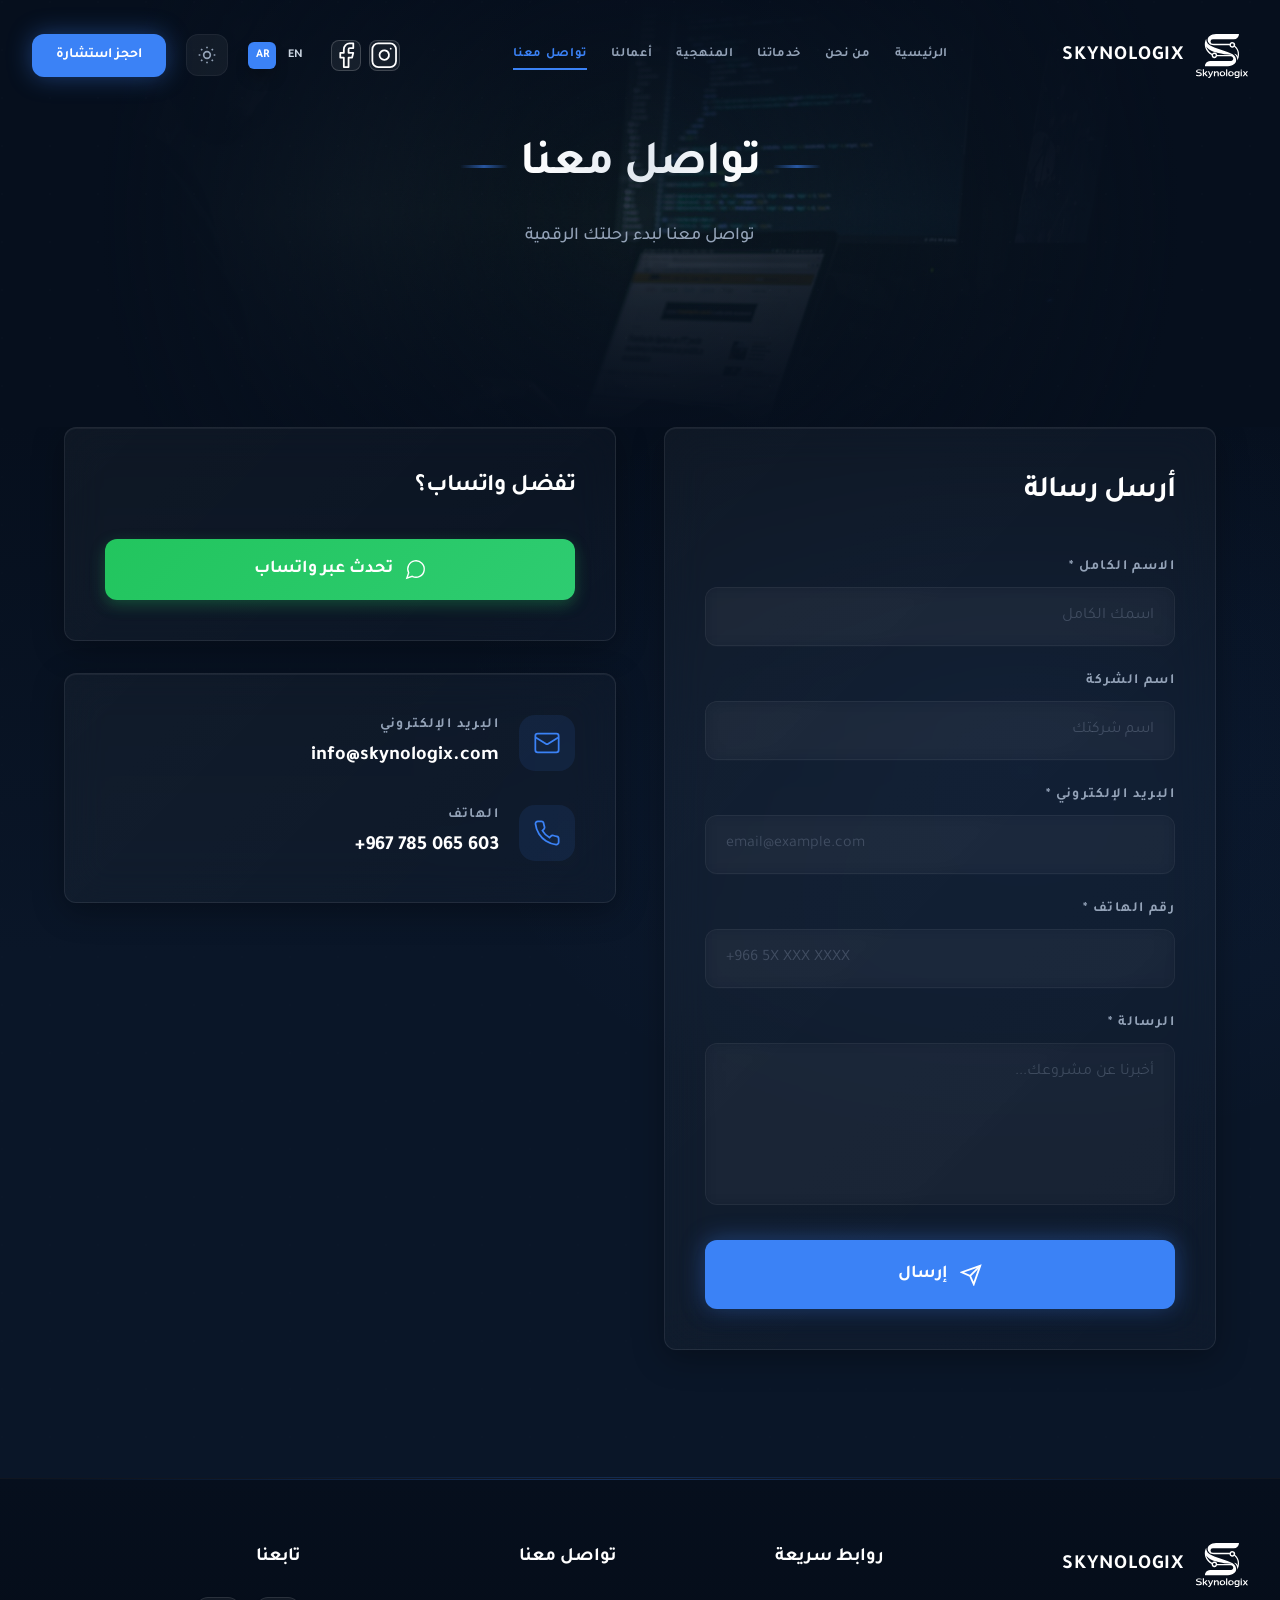
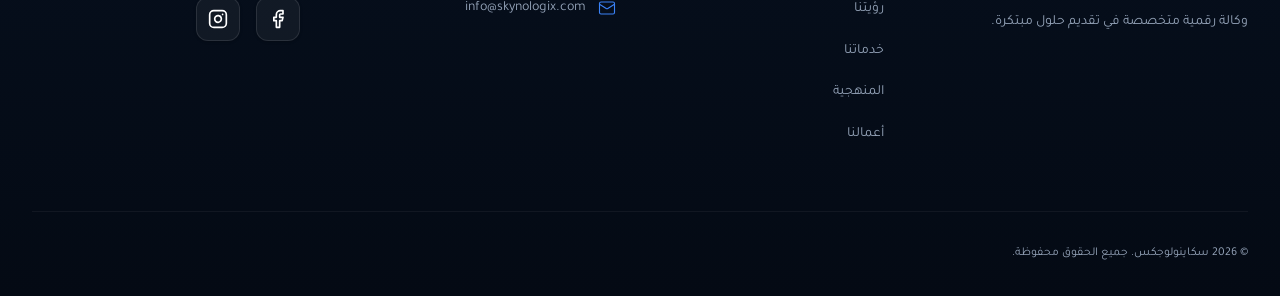
<file: ar/contact.html>
<!DOCTYPE html>
<html lang="ar" dir="rtl" class="dark">

<head>
    <meta charset="UTF-8">
    <meta name="viewport" content="width=device-width, initial-scale=1.0">
    <title>تواصل معنا | سكاينولوجكس</title>
    <meta name="description" content="تواصل معنا لبدء رحلتك الرقمية">
    <link rel="icon" type="image/svg+xml" href="../assets/logo.svg">
    <link rel="stylesheet" href="../css/styles.css">
    <link rel="preconnect" href="https://fonts.googleapis.com">
    <link rel="preconnect" href="https://fonts.gstatic.com" crossorigin>
    <link href="https://fonts.googleapis.com/css2?family=Noto+Sans+Arabic:wght@400;500;700&family=Tajawal:wght@400;500;700&display=swap" rel="stylesheet">

  <!-- Google tag (gtag.js) -->
  <script async src="https://www.googletagmanager.com/gtag/js?id=G-XN68BLTGCB"></script>
  <script>
    window.dataLayer = window.dataLayer || [];
    function gtag(){dataLayer.push(arguments);}
    gtag('js', new Date());
    gtag('config', 'G-XN68BLTGCB');
  </script>

</head>

<body>
    <header id="navbar" class="navbar">
        <nav class="container">
            <div class="navbar-inner"><a href="index.html" class="logo-link"><img class="theme-logo"
                        src="../assets/logo-white.svg" data-dark="../assets/logo-white.svg"
                        data-light="../assets/logo-dark.svg" alt="سكاينولوجكس" width="45" height="45">
                    <div class="logo-text"><span class="brand">SKYNOLOGIX</span></div>
                </a>
                <div class="nav-links"><a href="index.html" class="nav-link">الرئيسية</a><a href="about.html"
                        class="nav-link">من نحن</a><a href="services.html" class="nav-link">خدماتنا</a><a href="how-it-works.html" class="nav-link">المنهجية</a><a
                        href="portfolio.html" class="nav-link">أعمالنا</a><a href="contact.html" class="nav-link">تواصل معنا</a></div>
                <div class="nav-actions">
                    <div class="header-social">
                        <a href="https://instagram.com/skynologix" target="_blank" rel="noopener noreferrer"
                            class="social-icon-link" aria-label="Instagram">
                            <svg viewBox="0 0 24 24" fill="none" stroke="currentColor" stroke-width="2"
                                stroke-linecap="round" stroke-linejoin="round">
                                <rect width="20" height="20" x="2" y="2" rx="5" ry="5" />
                                <path d="M16 11.37A4 4 0 1 1 12.63 8 4 4 0 0 1 16 11.37z" />
                                <line x1="17.5" x2="17.51" y1="6.5" y2="6.5" />
                            </svg>
                        </a>
                        <a href="https://facebook.com/skynologix" target="_blank" rel="noopener noreferrer"
                            class="social-icon-link" aria-label="Facebook">
                            <svg viewBox="0 0 24 24" fill="none" stroke="currentColor" stroke-width="2"
                                stroke-linecap="round" stroke-linejoin="round">
                                <path d="M18 2h-3a5 5 0 0 0-5 5v3H7v4h3v8h4v-8h3l1-4h-4V7a1 1 0 0 1 1-1h3z" />
                            </svg>
                        </a>
                    </div>
                    <div class="lang-toggle"><a href="../contact.html" class="lang-btn">EN</a><a href="contact.html"
                            class="lang-btn active">AR</a></div><button id="theme-toggle" class="theme-toggle"
                        aria-label="تبديل المظهر"><svg id="icon-sun" viewBox="0 0 24 24" fill="none"
                            stroke="currentColor" stroke-width="2">
                            <circle cx="12" cy="12" r="4" />
                            <path
                                d="M12 2v2M12 20v2M4.93 4.93l1.41 1.41M17.66 17.66l1.41 1.41M2 12h2M20 12h2M6.34 17.66l-1.41 1.41M19.07 4.93l-1.41 1.41" />
                        </svg><svg id="icon-moon" style="display:none" viewBox="0 0 24 24" fill="none"
                            stroke="currentColor" stroke-width="2">
                            <path d="M12 3a6 6 0 0 0 9 9 9 9 0 1 1-9-9Z" />
                        </svg></button><a href="contact.html" class="nav-cta">احجز استشارة</a><button id="menu-toggle"
                        class="menu-toggle" aria-label="القائمة"><svg id="icon-menu" viewBox="0 0 24 24" fill="none"
                            stroke="currentColor" stroke-width="2">
                            <line x1="4" x2="20" y1="12" y2="12" />
                            <line x1="4" x2="20" y1="6" y2="6" />
                            <line x1="4" x2="20" y1="18" y2="18" />
                        </svg><svg id="icon-x" style="display:none" viewBox="0 0 24 24" fill="none"
                            stroke="currentColor" stroke-width="2">
                            <path d="M18 6 6 18M6 6l12 12" />
                        </svg></button>
                </div>
            </div>
            <div id="mobile-menu" class="mobile-menu"><a href="index.html">الرئيسية</a><a
                    href="about.html">من نحن</a><a href="services.html">خدماتنا</a><a href="how-it-works.html">المنهجية</a><a
                    href="portfolio.html">أعمالنا</a><a href="contact.html">تواصل
                    معنا</a><a href="contact.html" class="mobile-cta">تحدث إلينا</a></div>
        </nav>
    </header>

    <section class="page-header">
        <div class="page-header-bg"><img src="../assets/hero-bg.jpg" alt="">
            <div class="page-header-overlay"></div>
            <div class="mesh-pattern page-header-mesh"></div>
        </div>
        <div class="container" style="position:relative;z-index:10">
            <div class="reveal">
                <div class="section-heading">
                    <div class="heading-row">
                        <div class="line"></div>
                        <h2>تواصل معنا</h2>
                        <div class="line"></div>
                    </div>
                    <p>تواصل معنا لبدء رحلتك الرقمية</p>
                </div>
            </div>
        </div>
    </section>

    <section class="section bg-primary" style="padding-top:0;position:relative;overflow:hidden">
        <div class="mesh-pattern" style="position:absolute;inset:0;opacity:.05"></div>
        <div class="container" style="position:relative;z-index:10">
            <div class="contact-grid">
                <div class="reveal">
                    <div class="contact-form-card glass-card">
                        <div id="contact-form-wrap">
                            <h2>أرسل رسالة</h2>
                            <div id="contact-error" class="error-banner" style="display:none"><svg viewBox="0 0 24 24"
                                    fill="none" stroke="currentColor" stroke-width="2">
                                    <circle cx="12" cy="12" r="10" />
                                    <line x1="12" x2="12" y1="8" y2="12" />
                                    <line x1="12" x2="12.01" y1="16" y2="16" />
                                </svg><span>حدث خطأ. يرجى المحاولة مرة أخرى.</span></div>
                            <form id="contact-form" novalidate><input type="text" name="website"
                                    style="position:absolute;left:-9999px" tabindex="-1" autocomplete="off">
                                <div class="form-group"><label for="name">الاسم الكامل *</label><input type="text"
                                        id="name" name="name" class="glass-input" placeholder="اسمك الكامل">
                                    <div id="error-name" class="form-error" style="display:none"></div>
                                </div>
                                <div class="form-group"><label for="company">اسم الشركة</label><input type="text"
                                        id="company" name="company" class="glass-input" placeholder="اسم شركتك">
                                    <div id="error-company" class="form-error" style="display:none"></div>
                                </div>
                                <div class="form-group"><label for="email">البريد الإلكتروني *</label><input
                                        type="email" id="email" name="email" class="glass-input"
                                        placeholder="email@example.com" dir="ltr">
                                    <div id="error-email" class="form-error" style="display:none"></div>
                                </div>
                                <div class="form-group"><label for="phone">رقم الهاتف *</label><input type="tel"
                                        id="phone" name="phone" class="glass-input" placeholder="+966 5X XXX XXXX"
                                        dir="ltr">
                                    <div id="error-phone" class="form-error" style="display:none"></div>
                                </div>
                                <div class="form-group"><label for="message">الرسالة *</label><textarea id="message"
                                        name="message" class="glass-input" rows="5"
                                        placeholder="أخبرنا عن مشروعك..."></textarea>
                                    <div id="error-message" class="form-error" style="display:none"></div>
                                </div><button type="submit" class="btn-submit"><svg viewBox="0 0 24 24" fill="none"
                                        stroke="currentColor" stroke-width="2">
                                        <path d="m22 2-7 20-4-9-9-4z" />
                                        <path d="M22 2 11 13" />
                                    </svg>إرسال</button>
                            </form>
                        </div>
                        <div id="contact-success" class="success-state" style="display:none">
                            <div class="success-icon"><svg viewBox="0 0 24 24" fill="none" stroke="currentColor"
                                    stroke-width="2">
                                    <path d="M22 11.08V12a10 10 0 1 1-5.93-9.14" />
                                    <polyline points="22 4 12 14.01 9 11.01" />
                                </svg></div>
                            <h3>تم إرسال الرسالة!</h3>
                            <p>شكراً لتواصلك معنا. سنرد عليك قريباً.</p><button id="send-another" class="btn-primary"
                                style="font-size:1rem;padding:.75rem 2rem">إرسال رسالة أخرى</button>
                        </div>
                    </div>
                </div>
                <div class="reveal contact-sidebar" data-delay="200">
                    <div class="whatsapp-card glass-card">
                        <h3>تفضل واتساب؟</h3><a
                            href="https://wa.me/967785065603?text=%D9%85%D8%B1%D8%AD%D8%A8%D9%8B%D8%A7" target="_blank"
                            class="btn-green" style="width:100%;justify-content:center"><svg viewBox="0 0 24 24"
                                fill="none" stroke="currentColor" stroke-width="2">
                                <path d="M7.9 20A9 9 0 1 0 4 16.1L2 22Z" />
                            </svg>تحدث عبر واتساب</a>
                    </div>
                    <div class="contact-info-card glass-card">
                        <div class="contact-info-item">
                            <div class="icon-box"><svg viewBox="0 0 24 24" fill="none" stroke="currentColor"
                                    stroke-width="2">
                                    <rect width="20" height="16" x="2" y="4" rx="2" />
                                    <path d="m22 7-8.97 5.7a1.94 1.94 0 0 1-2.06 0L2 7" />
                                </svg></div>
                            <div>
                                <div class="info-label">البريد الإلكتروني</div><a href="mailto:info@skynologix.com"
                                    class="info-value">info@skynologix.com</a>
                            </div>
                        </div>
                        <div class="contact-info-item">
                            <div class="icon-box"><svg viewBox="0 0 24 24" fill="none" stroke="currentColor"
                                    stroke-width="2">
                                    <path
                                        d="M22 16.92v3a2 2 0 0 1-2.18 2 19.79 19.79 0 0 1-8.63-3.07 19.5 19.5 0 0 1-6-6 19.79 19.79 0 0 1-3.07-8.67A2 2 0 0 1 4.11 2h3a2 2 0 0 1 2 1.72c.13.84.36 1.85.7 2.81a2 2 0 0 1-.45 2.11L8.09 9.91a16 16 0 0 0 6 6l1.27-1.27a2 2 0 0 1 2.11-.45c.96.34 1.97.57 2.81.7A2 2 0 0 1 22 16.92z" />
                                </svg></div>
                            <div>
                                <div class="info-label">الهاتف</div><a href="tel:+967785065603" class="info-value"
                                    dir="ltr">+967 785 065 603</a>
                            </div>
                        </div>
                    </div>
                </div>
            </div>
        </div>
    </section>

    <footer class="footer">
        <div class="container">
            <div class="footer-grid">
                <div class="footer-brand"><a href="index.html" class="logo-link" style="margin-bottom:1.5rem"><img
                           <img class="theme-logo" src="../assets/logo-white.svg" data-dark="../assets/logo-white.svg"
                            data-light="../assets/logo-dark.svg" alt="سكاينولوجكس" width="40" height="40" loading="lazy">
                        <div class="logo-text"><span class="brand">SKYNOLOGIX</span></div>
                    </a>
                    <p>وكالة رقمية متخصصة في تقديم حلول مبتكرة.</p>
                </div>
                <div class="footer-links">
                    <h3>روابط سريعة</h3>
                    <ul>
                        <li><a href="about.html">رؤيتنا</a></li>
                        <li><a href="services.html">خدماتنا</a></li>
                        <li><a href="how-it-works.html">المنهجية</a></li>
                        <li><a href="portfolio.html">أعمالنا</a></li>
                    </ul>
                </div>
                <div>
                    <h3>تواصل معنا</h3>
                    <ul class="footer-contact">
                        <li><svg viewBox="0 0 24 24" fill="none" stroke="currentColor" stroke-width="2">
                                <rect width="20" height="16" x="2" y="4" rx="2" />
                                <path d="m22 7-8.97 5.7a1.94 1.94 0 0 1-2.06 0L2 7" />
                            </svg><a href="mailto:info@skynologix.com">info@skynologix.com</a></li>
                    </ul>
                </div>
                <div>
                    <h3>تابعنا</h3>
                    <div class="footer-social"><a href="https://facebook.com/skynologix" target="_blank" rel="noopener noreferrer" aria-label="Facebook"><svg viewBox="0 0 24 24" fill="none" stroke="currentColor" stroke-width="2" stroke-linecap="round" stroke-linejoin="round"><path d="M18 2h-3a5 5 0 0 0-5 5v3H7v4h3v8h4v-8h3l1-4h-4V7a1 1 0 0 1 1-1h3z"/></svg></a><a href="https://instagram.com/skynologix" target="_blank" rel="noopener noreferrer" aria-label="Instagram"><svg viewBox="0 0 24 24" fill="none" stroke="currentColor" stroke-width="2" stroke-linecap="round" stroke-linejoin="round"><rect width="20" height="20" x="2" y="2" rx="5" ry="5" /><path d="M16 11.37A4 4 0 1 1 12.63 8 4 4 0 0 1 16 11.37z" /><line x1="17.5" x2="17.51" y1="6.5" y2="6.5" /></svg></a></div>
                </div>
            </div>
            <div class="footer-bottom">
                <p>&copy; 2026 سكاينولوجكس. جميع الحقوق محفوظة.</p>
            </div>
        </div>
    </footer>
    <script src="../js/app.js" defer></script>
    <script src="../js/contact-form.js" defer></script>
</body>

</html>
</file>
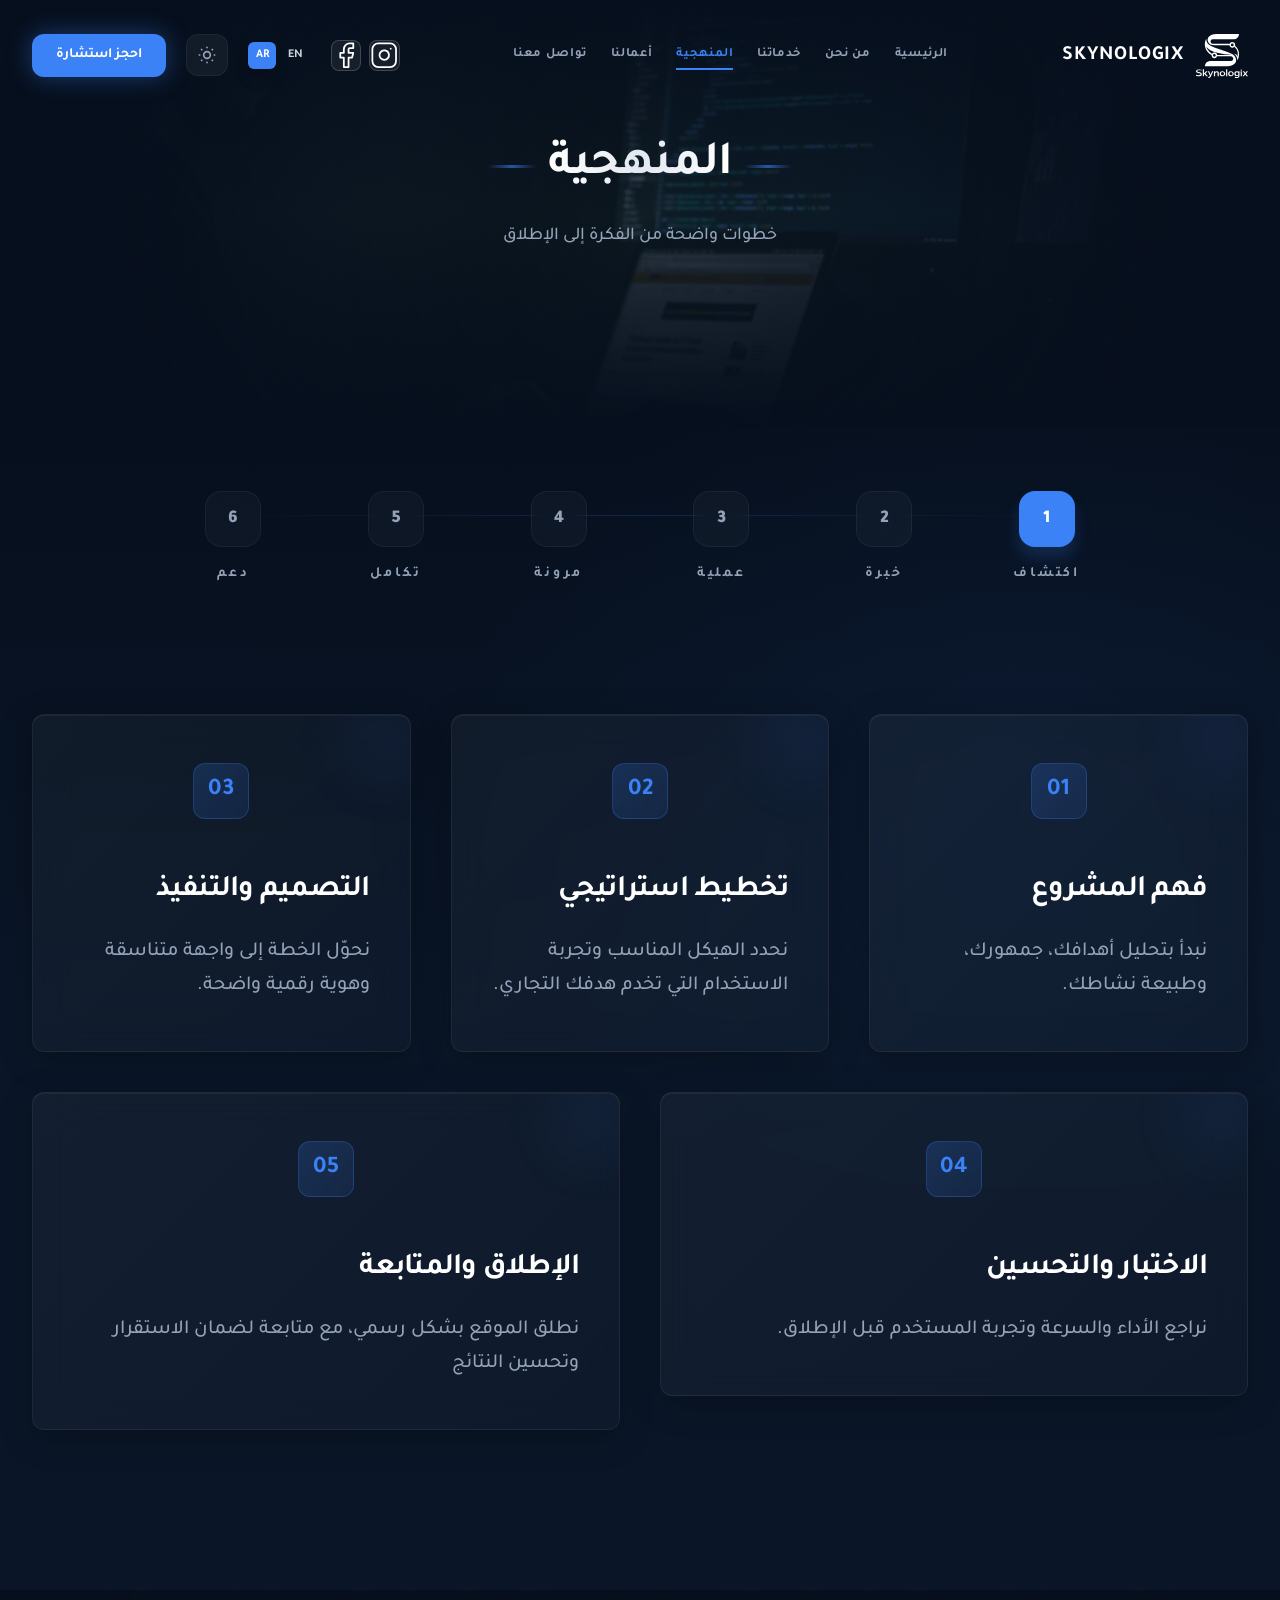
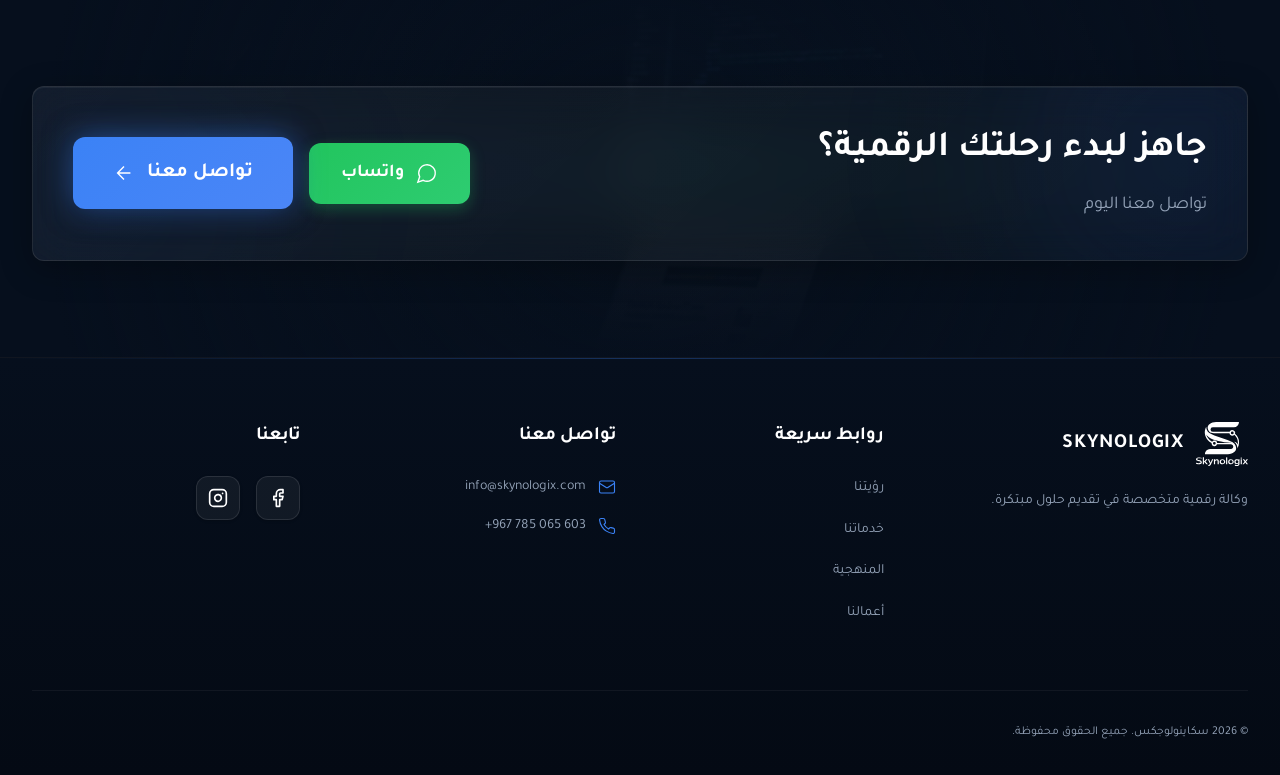
<file: ar/how-it-works.html>
<!DOCTYPE html>
<html lang="ar" dir="rtl" class="dark">

<head>
    <meta charset="UTF-8">
    <meta name="viewport" content="width=device-width, initial-scale=1.0">
    <title>المنهجية | سكاينولوجكس</title>
    <meta name="description" content="خطوات واضحة من الفكرة إلى الإطلاق">
    <link rel="icon" type="image/svg+xml" href="../assets/logo.svg">
    <link rel="stylesheet" href="../css/styles.css">
    <link rel="preconnect" href="https://fonts.googleapis.com">
    <link rel="preconnect" href="https://fonts.gstatic.com" crossorigin>
    <link href="https://fonts.googleapis.com/css2?family=Noto+Sans+Arabic:wght@400;500;700&family=Tajawal:wght@400;500;700&display=swap" rel="stylesheet">

  <!-- Google tag (gtag.js) -->
  <script async src="https://www.googletagmanager.com/gtag/js?id=G-XN68BLTGCB"></script>
  <script>
    window.dataLayer = window.dataLayer || [];
    function gtag(){dataLayer.push(arguments);}
    gtag('js', new Date());
    gtag('config', 'G-XN68BLTGCB');
  </script>

</head>

<body>
    <header id="navbar" class="navbar">
        <nav class="container">
            <div class="navbar-inner"><a href="index.html" class="logo-link"><img class="theme-logo"
                        src="../assets/logo-white.svg" data-dark="../assets/logo-white.svg"
                        data-light="../assets/logo-dark.svg" alt="سكاينولوجكس" width="45" height="45">
                    <div class="logo-text"><span class="brand">SKYNOLOGIX</span></div>
                </a>
                <div class="nav-links"><a href="index.html" class="nav-link">الرئيسية</a><a href="about.html"
                        class="nav-link">من نحن</a><a href="services.html" class="nav-link">خدماتنا</a><a href="how-it-works.html" class="nav-link">المنهجية</a><a
                        href="portfolio.html" class="nav-link">أعمالنا</a><a href="contact.html" class="nav-link">تواصل معنا</a></div>
                <div class="nav-actions">
                    <div class="header-social">
                        <a href="https://instagram.com/skynologix" target="_blank" rel="noopener noreferrer"
                            class="social-icon-link" aria-label="Instagram">
                            <svg viewBox="0 0 24 24" fill="none" stroke="currentColor" stroke-width="2"
                                stroke-linecap="round" stroke-linejoin="round">
                                <rect width="20" height="20" x="2" y="2" rx="5" ry="5" />
                                <path d="M16 11.37A4 4 0 1 1 12.63 8 4 4 0 0 1 16 11.37z" />
                                <line x1="17.5" x2="17.51" y1="6.5" y2="6.5" />
                            </svg>
                        </a>
                        <a href="https://facebook.com/skynologix" target="_blank" rel="noopener noreferrer"
                            class="social-icon-link" aria-label="Facebook">
                            <svg viewBox="0 0 24 24" fill="none" stroke="currentColor" stroke-width="2"
                                stroke-linecap="round" stroke-linejoin="round">
                                <path d="M18 2h-3a5 5 0 0 0-5 5v3H7v4h3v8h4v-8h3l1-4h-4V7a1 1 0 0 1 1-1h3z" />
                            </svg>
                        </a>
                    </div>
                    <div class="lang-toggle"><a href="../how-it-works.html" class="lang-btn">EN</a><a
                            href="how-it-works.html" class="lang-btn active">AR</a></div><button id="theme-toggle"
                        class="theme-toggle" aria-label="تبديل المظهر"><svg id="icon-sun" viewBox="0 0 24 24"
                            fill="none" stroke="currentColor" stroke-width="2">
                            <circle cx="12" cy="12" r="4" />
                            <path
                                d="M12 2v2M12 20v2M4.93 4.93l1.41 1.41M17.66 17.66l1.41 1.41M2 12h2M20 12h2M6.34 17.66l-1.41 1.41M19.07 4.93l-1.41 1.41" />
                        </svg><svg id="icon-moon" style="display:none" viewBox="0 0 24 24" fill="none"
                            stroke="currentColor" stroke-width="2">
                            <path d="M12 3a6 6 0 0 0 9 9 9 9 0 1 1-9-9Z" />
                        </svg></button><a href="contact.html" class="nav-cta">احجز استشارة</a><button id="menu-toggle"
                        class="menu-toggle" aria-label="القائمة"><svg id="icon-menu" viewBox="0 0 24 24" fill="none"
                            stroke="currentColor" stroke-width="2">
                            <line x1="4" x2="20" y1="12" y2="12" />
                            <line x1="4" x2="20" y1="6" y2="6" />
                            <line x1="4" x2="20" y1="18" y2="18" />
                        </svg><svg id="icon-x" style="display:none" viewBox="0 0 24 24" fill="none"
                            stroke="currentColor" stroke-width="2">
                            <path d="M18 6 6 18M6 6l12 12" />
                        </svg></button>
                </div>
            </div>
            <div id="mobile-menu" class="mobile-menu"><a href="index.html">الرئيسية</a><a
                    href="about.html">من نحن</a><a href="services.html">خدماتنا</a><a href="how-it-works.html">المنهجية</a><a
                    href="portfolio.html">أعمالنا</a><a href="contact.html">تواصل
                    معنا</a><a href="contact.html" class="mobile-cta">تحدث إلينا</a></div>
        </nav>
    </header>

    <section class="page-header">
        <div class="page-header-bg"><img src="../assets/hero-bg.jpg" alt="">
            <div class="page-header-overlay"></div>
            <div class="mesh-pattern page-header-mesh"></div>
        </div>
        <div class="container" style="position:relative;z-index:10">
            <div class="reveal">
                <div class="section-heading">
                    <div class="heading-row">
                        <div class="line"></div>
                        <h2>المنهجية</h2>
                        <div class="line"></div>
                    </div>
                    <p>خطوات واضحة من الفكرة إلى الإطلاق</p>
                </div>
            </div>
        </div>
    </section>

    <section class="section-lg bg-primary" style="padding-top:0;position:relative;overflow:hidden">
        <div class="mesh-pattern" style="position:absolute;inset:0;opacity:.05"></div>
        <div class="container" style="position:relative;z-index:10">
            <div class="stepper">
                <div class="stepper-line"></div>
                <div class="grid-6">
                    <div class="stepper-item">
                        <div class="stepper-num">1</div><span class="stepper-label">اكتشاف</span>
                    </div>
                    <div class="stepper-item">
                        <div class="stepper-num">2</div><span class="stepper-label">خبرة</span>
                    </div>
                    <div class="stepper-item">
                        <div class="stepper-num">3</div><span class="stepper-label">عملية</span>
                    </div>
                    <div class="stepper-item">
                        <div class="stepper-num">4</div><span class="stepper-label">مرونة</span>
                    </div>
                    <div class="stepper-item">
                        <div class="stepper-num">5</div><span class="stepper-label">تكامل</span>
                    </div>
                    <div class="stepper-item">
                        <div class="stepper-num">6</div><span class="stepper-label">دعم</span>
                    </div>
                </div>
            </div>
            <div class="grid-3">
                <div class="reveal step-card glass-card glass-card-hover" data-delay="0">
                    <div class="corner-glow"></div>
                    <div class="step-header">
                        <div class="step-num">01</div>
                        <div class="step-line"></div>
                    </div>
                    <h3>فهم المشروع</h3>
                    <p>نبدأ بتحليل أهدافك، جمهورك، وطبيعة نشاطك.</p>
                </div>
                <div class="reveal step-card glass-card glass-card-hover" data-delay="100">
                    <div class="corner-glow"></div>
                    <div class="step-header">
                        <div class="step-num">02</div>
                        <div class="step-line"></div>
                    </div>
                    <h3>تخطيط استراتيجي</h3>
                    <p>نحدد الهيكل المناسب وتجربة الاستخدام التي تخدم هدفك التجاري.</p>
                </div>
                <div class="reveal step-card glass-card glass-card-hover" data-delay="200">
                    <div class="corner-glow"></div>
                    <div class="step-header">
                        <div class="step-num">03</div>
                        <div class="step-line"></div>
                    </div>
                    <h3>التصميم والتنفيذ</h3>
                    <p>نحوّل الخطة إلى واجهة متناسقة وهوية رقمية واضحة.</p>
                </div>
                <div class="reveal step-card glass-card glass-card-hover" data-delay="300">
                    <div class="corner-glow"></div>
                    <div class="step-header">
                        <div class="step-num">04</div>
                        <div class="step-line"></div>
                    </div>
                    <h3>الاختبار والتحسين</h3>
                    <p>نراجع الأداء والسرعة وتجربة المستخدم قبل الإطلاق.</p>
                </div>
                <div class="reveal step-card glass-card glass-card-hover" data-delay="400">
                    <div class="corner-glow"></div>
                    <div class="step-header">
                        <div class="step-num">05</div>
                        <div class="step-line"></div>
                    </div>
                    <h3>الإطلاق والمتابعة</h3>
                    <p>نطلق الموقع بشكل رسمي، مع متابعة لضمان الاستقرار وتحسين النتائج</p>
                </div>
            </div>
        </div>
    </section>

    <section class="cta-section">
        <div class="cta-bg"><img src="../assets/hero-bg.jpg" alt="">
            <div class="cta-overlay"></div>
        </div>
        <div class="container" style="position:relative;z-index:10">
            <div class="reveal">
                <div class="cta-card glass-card">
                    <div class="cta-glow-tr"></div>
                    <div class="cta-glow-bl"></div>
                    <div class="cta-inner">
                        <div>
                            <h2>جاهز لبدء رحلتك الرقمية؟</h2>
                            <p>تواصل معنا اليوم</p>
                        </div>
                        <div class="cta-buttons"><a href="https://wa.me/967785065603" target="_blank"
                                class="btn-green"><svg viewBox="0 0 24 24" fill="none" stroke="currentColor"
                                    stroke-width="2">
                                    <path d="M7.9 20A9 9 0 1 0 4 16.1L2 22Z" />
                                </svg>واتساب</a><a href="contact.html" class="btn-primary">تواصل معنا <svg
                                    viewBox="0 0 24 24" fill="none" stroke="currentColor" stroke-width="2">
                                    <path d="M5 12h14M12 5l7 7-7 7" />
                                </svg></a></div>
                    </div>
                </div>
            </div>
        </div>
    </section>

    <footer class="footer">
        <div class="container">
            <div class="footer-grid">
                <div class="footer-brand"><a href="index.html" class="logo-link" style="margin-bottom:1.5rem"><img
                           <img class="theme-logo" src="../assets/logo-white.svg" data-dark="../assets/logo-white.svg"
                            data-light="../assets/logo-dark.svg" alt="سكاينولوجكس" width="40" height="40" loading="lazy">
                        <div class="logo-text"><span class="brand">SKYNOLOGIX</span></div>
                    </a>
                    <p>وكالة رقمية متخصصة في تقديم حلول مبتكرة.</p>
                </div>
                <div class="footer-links">
                    <h3>روابط سريعة</h3>
                    <ul>
                        <li><a href="about.html">رؤيتنا</a></li>
                        <li><a href="services.html">خدماتنا</a></li>
                        <li><a href="how-it-works.html">المنهجية</a></li>
                        <li><a href="portfolio.html">أعمالنا</a></li>
                    </ul>
                </div>
                <div>
                    <h3>تواصل معنا</h3>
                    <ul class="footer-contact">
                        <li><svg viewBox="0 0 24 24" fill="none" stroke="currentColor" stroke-width="2">
                                <rect width="20" height="16" x="2" y="4" rx="2" />
                                <path d="m22 7-8.97 5.7a1.94 1.94 0 0 1-2.06 0L2 7" />
                            </svg><a href="mailto:info@skynologix.com">info@skynologix.com</a></li>
                        <li><svg viewBox="0 0 24 24" fill="none" stroke="currentColor" stroke-width="2">
                                <path
                                    d="M22 16.92v3a2 2 0 0 1-2.18 2 19.79 19.79 0 0 1-8.63-3.07 19.5 19.5 0 0 1-6-6 19.79 19.79 0 0 1-3.07-8.67A2 2 0 0 1 4.11 2h3a2 2 0 0 1 2 1.72c.13.84.36 1.85.7 2.81a2 2 0 0 1-.45 2.11L8.09 9.91a16 16 0 0 0 6 6l1.27-1.27a2 2 0 0 1 2.11-.45c.96.34 1.97.57 2.81.7A2 2 0 0 1 22 16.92z" />
                            </svg><a href="tel:+967785065603" dir="ltr">+967 785 065 603</a></li>
                    </ul>
                </div>
                <div>
                    <h3>تابعنا</h3>
                    <div class="footer-social"><a href="https://facebook.com/skynologix" target="_blank" rel="noopener noreferrer" aria-label="Facebook"><svg viewBox="0 0 24 24" fill="none" stroke="currentColor" stroke-width="2" stroke-linecap="round" stroke-linejoin="round"><path d="M18 2h-3a5 5 0 0 0-5 5v3H7v4h3v8h4v-8h3l1-4h-4V7a1 1 0 0 1 1-1h3z"/></svg></a><a href="https://instagram.com/skynologix" target="_blank" rel="noopener noreferrer" aria-label="Instagram"><svg viewBox="0 0 24 24" fill="none" stroke="currentColor" stroke-width="2" stroke-linecap="round" stroke-linejoin="round"><rect width="20" height="20" x="2" y="2" rx="5" ry="5" /><path d="M16 11.37A4 4 0 1 1 12.63 8 4 4 0 0 1 16 11.37z" /><line x1="17.5" x2="17.51" y1="6.5" y2="6.5" /></svg></a></div>
                </div>
            </div>
            <div class="footer-bottom">
                <p>&copy; 2026 سكاينولوجكس. جميع الحقوق محفوظة.</p>
            </div>
        </div>
    </footer>
    <script src="../js/app.js" defer></script>
</body>

</html>
</file>
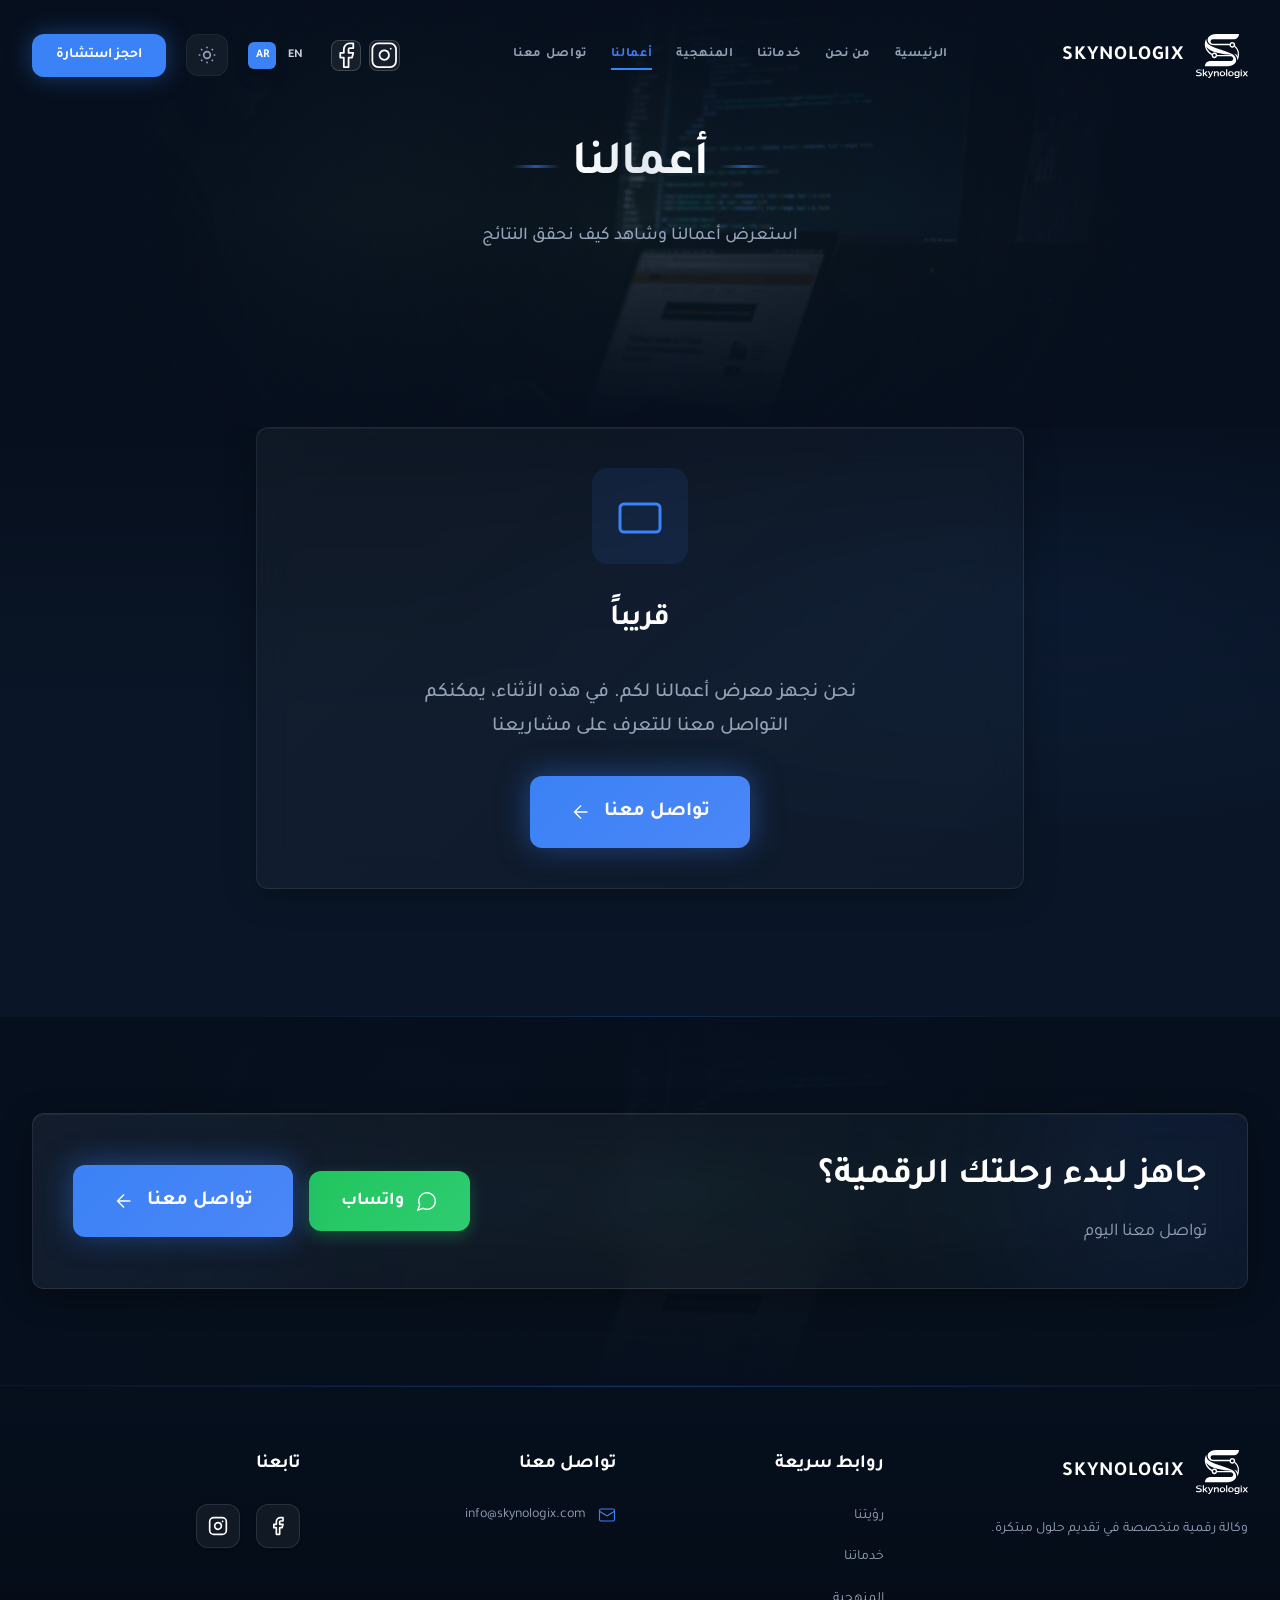
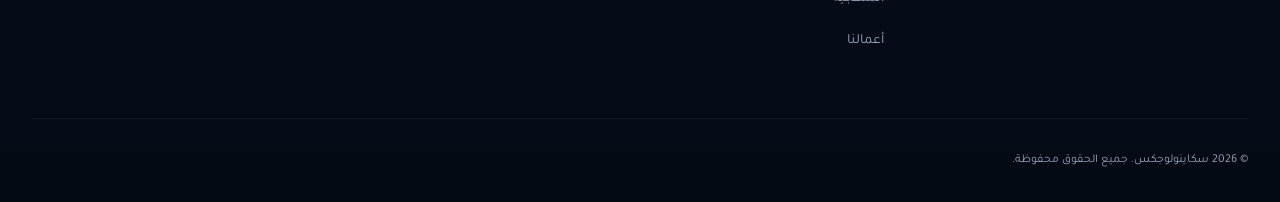
<file: ar/portfolio.html>
<!DOCTYPE html>
<html lang="ar" dir="rtl" class="dark">

<head>
    <meta charset="UTF-8">
    <meta name="viewport" content="width=device-width, initial-scale=1.0">
    <title>أعمالنا | سكاينولوجكس</title>
    <meta name="description" content="استعرض أعمالنا وشاهد كيف نحقق النتائج">
    <link rel="icon" type="image/svg+xml" href="../assets/logo.svg">
    <link rel="stylesheet" href="../css/styles.css">
    <link rel="preconnect" href="https://fonts.googleapis.com">
    <link rel="preconnect" href="https://fonts.gstatic.com" crossorigin>
    <link href="https://fonts.googleapis.com/css2?family=Noto+Sans+Arabic:wght@400;500;700&family=Tajawal:wght@400;500;700&display=swap" rel="stylesheet">

  <!-- Google tag (gtag.js) -->
  <script async src="https://www.googletagmanager.com/gtag/js?id=G-XN68BLTGCB"></script>
  <script>
    window.dataLayer = window.dataLayer || [];
    function gtag(){dataLayer.push(arguments);}
    gtag('js', new Date());
    gtag('config', 'G-XN68BLTGCB');
  </script>

</head>

<body>
    <header id="navbar" class="navbar">
        <nav class="container">
            <div class="navbar-inner"><a href="index.html" class="logo-link"><img class="theme-logo"
                        src="../assets/logo-white.svg" data-dark="../assets/logo-white.svg"
                        data-light="../assets/logo-dark.svg" alt="سكاينولوجكس" width="45" height="45">
                    <div class="logo-text"><span class="brand">SKYNOLOGIX</span></div>
                </a>
                <div class="nav-links"><a href="index.html" class="nav-link">الرئيسية</a><a href="about.html"
                        class="nav-link">من نحن</a><a href="services.html" class="nav-link">خدماتنا</a><a href="how-it-works.html" class="nav-link">المنهجية</a><a
                        href="portfolio.html" class="nav-link">أعمالنا</a><a href="contact.html" class="nav-link">تواصل معنا</a></div>
                <div class="nav-actions">
                    <div class="header-social">
                        <a href="https://instagram.com/skynologix" target="_blank" rel="noopener noreferrer"
                            class="social-icon-link" aria-label="Instagram">
                            <svg viewBox="0 0 24 24" fill="none" stroke="currentColor" stroke-width="2"
                                stroke-linecap="round" stroke-linejoin="round">
                                <rect width="20" height="20" x="2" y="2" rx="5" ry="5" />
                                <path d="M16 11.37A4 4 0 1 1 12.63 8 4 4 0 0 1 16 11.37z" />
                                <line x1="17.5" x2="17.51" y1="6.5" y2="6.5" />
                            </svg>
                        </a>
                        <a href="https://facebook.com/skynologix" target="_blank" rel="noopener noreferrer"
                            class="social-icon-link" aria-label="Facebook">
                            <svg viewBox="0 0 24 24" fill="none" stroke="currentColor" stroke-width="2"
                                stroke-linecap="round" stroke-linejoin="round">
                                <path d="M18 2h-3a5 5 0 0 0-5 5v3H7v4h3v8h4v-8h3l1-4h-4V7a1 1 0 0 1 1-1h3z" />
                            </svg>
                        </a>
                    </div>
                    <div class="lang-toggle"><a href="../portfolio.html" class="lang-btn">EN</a><a href="portfolio.html"
                            class="lang-btn active">AR</a></div><button id="theme-toggle" class="theme-toggle"
                        aria-label="تبديل المظهر"><svg id="icon-sun" viewBox="0 0 24 24" fill="none"
                            stroke="currentColor" stroke-width="2">
                            <circle cx="12" cy="12" r="4" />
                            <path
                                d="M12 2v2M12 20v2M4.93 4.93l1.41 1.41M17.66 17.66l1.41 1.41M2 12h2M20 12h2M6.34 17.66l-1.41 1.41M19.07 4.93l-1.41 1.41" />
                        </svg><svg id="icon-moon" style="display:none" viewBox="0 0 24 24" fill="none"
                            stroke="currentColor" stroke-width="2">
                            <path d="M12 3a6 6 0 0 0 9 9 9 9 0 1 1-9-9Z" />
                        </svg></button><a href="contact.html" class="nav-cta">احجز استشارة</a><button id="menu-toggle"
                        class="menu-toggle" aria-label="القائمة"><svg id="icon-menu" viewBox="0 0 24 24" fill="none"
                            stroke="currentColor" stroke-width="2">
                            <line x1="4" x2="20" y1="12" y2="12" />
                            <line x1="4" x2="20" y1="6" y2="6" />
                            <line x1="4" x2="20" y1="18" y2="18" />
                        </svg><svg id="icon-x" style="display:none" viewBox="0 0 24 24" fill="none"
                            stroke="currentColor" stroke-width="2">
                            <path d="M18 6 6 18M6 6l12 12" />
                        </svg></button>
                </div>
            </div>
            <div id="mobile-menu" class="mobile-menu"><a href="index.html">الرئيسية</a><a
                    href="about.html">من نحن</a><a href="services.html">خدماتنا</a><a href="how-it-works.html">المنهجية</a><a
                    href="portfolio.html">أعمالنا</a><a href="contact.html">تواصل
                    معنا</a><a href="contact.html" class="mobile-cta">تحدث إلينا</a></div>
        </nav>
    </header>

    <section class="page-header">
        <div class="page-header-bg"><img src="../assets/hero-bg.jpg" alt="">
            <div class="page-header-overlay"></div>
            <div class="mesh-pattern page-header-mesh"></div>
        </div>
        <div class="container" style="position:relative;z-index:10">
            <div class="reveal">
                <div class="section-heading">
                    <div class="heading-row">
                        <div class="line"></div>
                        <h2>أعمالنا</h2>
                        <div class="line"></div>
                    </div>
                    <p>استعرض أعمالنا وشاهد كيف نحقق النتائج</p>
                </div>
            </div>
        </div>
    </section>

    <section class="section bg-primary" style="padding-top:0;position:relative;overflow:hidden">
        <div class="mesh-pattern" style="position:absolute;inset:0;opacity:.05"></div>
        <div class="container" style="position:relative;z-index:10">
            <div class="reveal">
                <div class="coming-soon-card glass-card" style="max-width:48rem;margin:0 auto">
                    <div class="icon-box"><svg viewBox="0 0 24 24" fill="none" stroke="currentColor" stroke-width="2">
                            <rect width="20" height="14" x="2" y="6" rx="2" />
                            <path d="M12 12h.01M17 12h.01M7 12h.01" />
                        </svg></div>
                    <h3>قريباً</h3>
                    <p>نحن نجهز معرض أعمالنا لكم. في هذه الأثناء، يمكنكم التواصل معنا للتعرف على مشاريعنا</p><a
                        href="contact.html" class="btn-primary">تواصل معنا <svg viewBox="0 0 24 24" fill="none"
                            stroke="currentColor" stroke-width="2">
                            <path d="M5 12h14M12 5l7 7-7 7" />
                        </svg></a>
                </div>
            </div>
        </div>
    </section>

    <section class="cta-section">
        <div class="cta-bg"><img src="../assets/hero-bg.jpg" alt="">
            <div class="cta-overlay"></div>
        </div>
        <div class="container" style="position:relative;z-index:10">
            <div class="reveal">
                <div class="cta-card glass-card">
                    <div class="cta-glow-tr"></div>
                    <div class="cta-glow-bl"></div>
                    <div class="cta-inner">
                        <div>
                            <h2>جاهز لبدء رحلتك الرقمية؟</h2>
                            <p>تواصل معنا اليوم</p>
                        </div>
                        <div class="cta-buttons"><a href="https://wa.me/967785065603" target="_blank"
                                class="btn-green"><svg viewBox="0 0 24 24" fill="none" stroke="currentColor"
                                    stroke-width="2">
                                    <path d="M7.9 20A9 9 0 1 0 4 16.1L2 22Z" />
                                </svg>واتساب</a><a href="contact.html" class="btn-primary">تواصل معنا <svg
                                    viewBox="0 0 24 24" fill="none" stroke="currentColor" stroke-width="2">
                                    <path d="M5 12h14M12 5l7 7-7 7" />
                                </svg></a></div>
                    </div>
                </div>
            </div>
        </div>
    </section>

    <footer class="footer">
        <div class="container">
            <div class="footer-grid">
                <div class="footer-brand"><a href="index.html" class="logo-link" style="margin-bottom:1.5rem"><img
                            class="theme-logo" src="../assets/logo-white.svg" data-dark="../assets/logo-white.svg"
                            data-light="../assets/logo-dark.svg" alt="سكاينولوجكس" width="40" height="40" loading="lazy">
                        <div class="logo-text"><span class="brand">SKYNOLOGIX</span></div>
                    </a>
                    <p>وكالة رقمية متخصصة في تقديم حلول مبتكرة.</p>
                </div>
                <div class="footer-links">
                    <h3>روابط سريعة</h3>
                    <ul>
                        <li><a href="about.html">رؤيتنا</a></li>
                        <li><a href="services.html">خدماتنا</a></li>
                        <li><a href="how-it-works.html">المنهجية</a></li>
                        <li><a href="portfolio.html">أعمالنا</a></li>
                    </ul>
                </div>
                <div>
                    <h3>تواصل معنا</h3>
                    <ul class="footer-contact">
                        <li><svg viewBox="0 0 24 24" fill="none" stroke="currentColor" stroke-width="2">
                                <rect width="20" height="16" x="2" y="4" rx="2" />
                                <path d="m22 7-8.97 5.7a1.94 1.94 0 0 1-2.06 0L2 7" />
                            </svg><a href="mailto:info@skynologix.com">info@skynologix.com</a></li>
                    </ul>
                </div>
                <div>
                    <h3>تابعنا</h3>
                    <div class="footer-social"><a href="https://facebook.com/skynologix" target="_blank" rel="noopener noreferrer" aria-label="Facebook"><svg viewBox="0 0 24 24" fill="none" stroke="currentColor" stroke-width="2" stroke-linecap="round" stroke-linejoin="round"><path d="M18 2h-3a5 5 0 0 0-5 5v3H7v4h3v8h4v-8h3l1-4h-4V7a1 1 0 0 1 1-1h3z"/></svg></a><a href="https://instagram.com/skynologix" target="_blank" rel="noopener noreferrer" aria-label="Instagram"><svg viewBox="0 0 24 24" fill="none" stroke="currentColor" stroke-width="2" stroke-linecap="round" stroke-linejoin="round"><rect width="20" height="20" x="2" y="2" rx="5" ry="5" /><path d="M16 11.37A4 4 0 1 1 12.63 8 4 4 0 0 1 16 11.37z" /><line x1="17.5" x2="17.51" y1="6.5" y2="6.5" /></svg></a></div>
                </div>
            </div>
            <div class="footer-bottom">
                <p>&copy; 2026 سكاينولوجكس. جميع الحقوق محفوظة.</p>
            </div>
        </div>
    </footer>
    <script src="../js/app.js" defer></script>
</body>

</html>
</file>
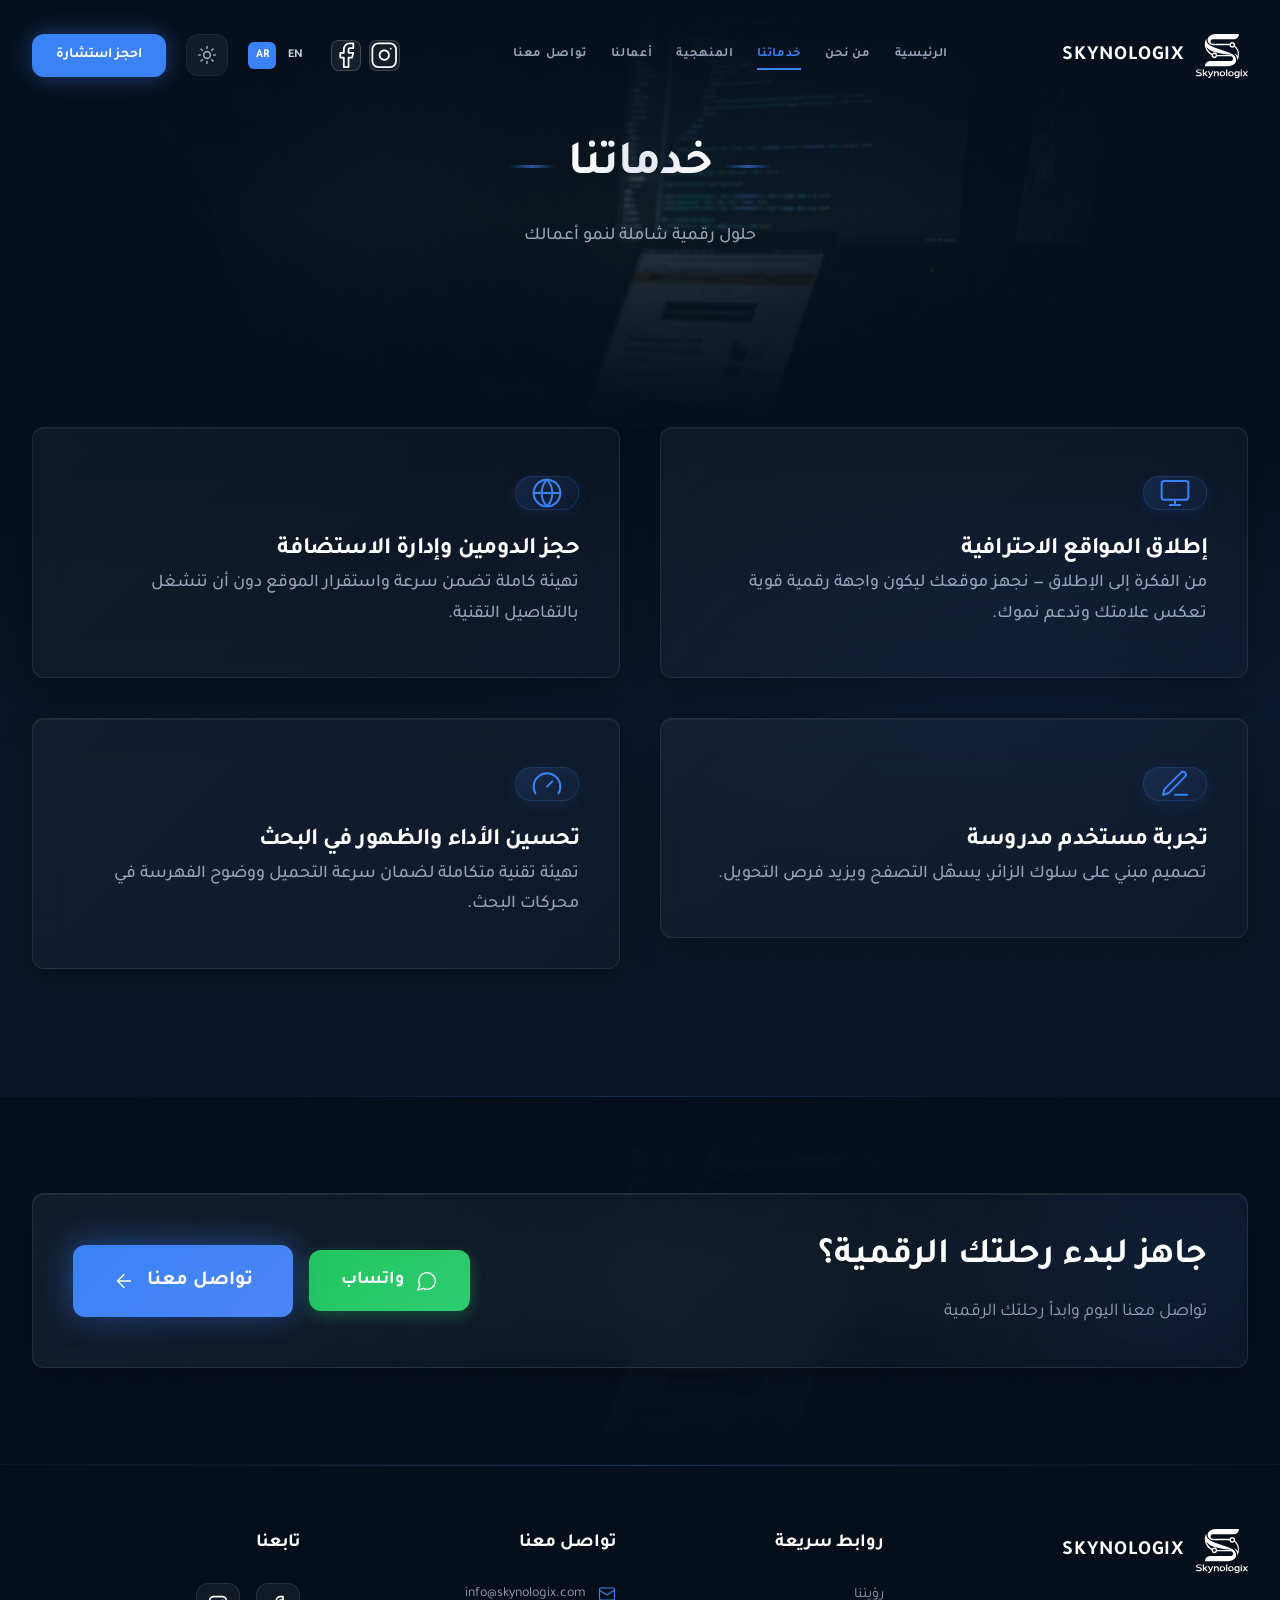
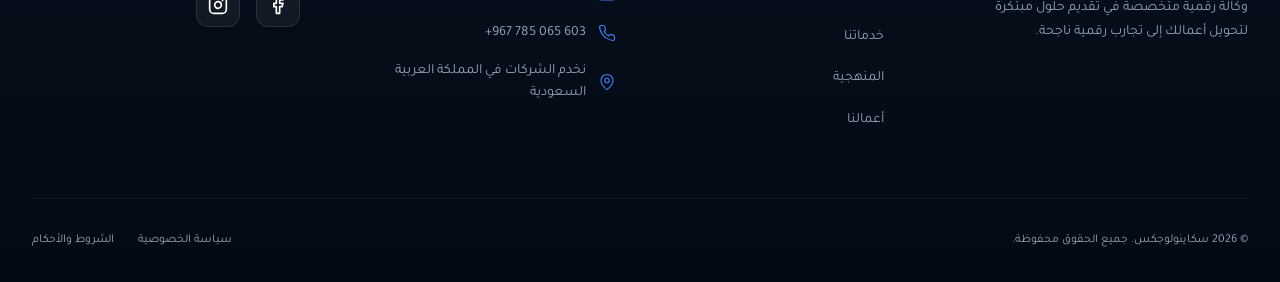
<file: ar/services.html>
<!DOCTYPE html>
<html lang="ar" dir="rtl" class="dark">

<head>
    <meta charset="UTF-8">
    <meta name="viewport" content="width=device-width, initial-scale=1.0">
    <title>خدماتنا | سكاينولوجكس</title>
    <meta name="description" content="حلول رقمية شاملة لنمو أعمالك">
    <link rel="icon" type="image/svg+xml" href="../assets/logo.svg">
    <link rel="stylesheet" href="../css/styles.css">
    <link rel="preconnect" href="https://fonts.googleapis.com">
    <link rel="preconnect" href="https://fonts.gstatic.com" crossorigin>
    <link href="https://fonts.googleapis.com/css2?family=Noto+Sans+Arabic:wght@400;500;700&family=Tajawal:wght@400;500;700&display=swap" rel="stylesheet">

  <!-- Google tag (gtag.js) -->
  <script async src="https://www.googletagmanager.com/gtag/js?id=G-XN68BLTGCB"></script>
  <script>
    window.dataLayer = window.dataLayer || [];
    function gtag(){dataLayer.push(arguments);}
    gtag('js', new Date());
    gtag('config', 'G-XN68BLTGCB');
  </script>

</head>

<body>
    <header id="navbar" class="navbar">
        <nav class="container">
            <div class="navbar-inner">
                <a href="index.html" class="logo-link"><img class="theme-logo" src="../assets/logo-white.svg"
                        data-dark="../assets/logo-white.svg" data-light="../assets/logo-dark.svg" alt="سكاينولوجكس"
                        width="45" height="45">
                    <div class="logo-text"><span class="brand">SKYNOLOGIX</span></div>
                </a>
                <div class="nav-links"><a href="index.html" class="nav-link">الرئيسية</a><a href="about.html"
                        class="nav-link">من نحن</a><a href="services.html" class="nav-link">خدماتنا</a><a href="how-it-works.html" class="nav-link">المنهجية</a><a
                        href="portfolio.html" class="nav-link">أعمالنا</a><a href="contact.html" class="nav-link">تواصل معنا</a></div>
                <div class="nav-actions">
                    <div class="header-social">
                        <a href="https://instagram.com/skynologix" target="_blank" rel="noopener noreferrer"
                            class="social-icon-link" aria-label="Instagram">
                            <svg viewBox="0 0 24 24" fill="none" stroke="currentColor" stroke-width="2"
                                stroke-linecap="round" stroke-linejoin="round">
                                <rect width="20" height="20" x="2" y="2" rx="5" ry="5" />
                                <path d="M16 11.37A4 4 0 1 1 12.63 8 4 4 0 0 1 16 11.37z" />
                                <line x1="17.5" x2="17.51" y1="6.5" y2="6.5" />
                            </svg>
                        </a>
                        <a href="https://facebook.com/skynologix" target="_blank" rel="noopener noreferrer"
                            class="social-icon-link" aria-label="Facebook">
                            <svg viewBox="0 0 24 24" fill="none" stroke="currentColor" stroke-width="2"
                                stroke-linecap="round" stroke-linejoin="round">
                                <path d="M18 2h-3a5 5 0 0 0-5 5v3H7v4h3v8h4v-8h3l1-4h-4V7a1 1 0 0 1 1-1h3z" />
                            </svg>
                        </a>
                    </div>
                    <div class="lang-toggle"><a href="../services.html" class="lang-btn">EN</a><a href="services.html"
                            class="lang-btn active">AR</a></div><button id="theme-toggle" class="theme-toggle"
                        aria-label="تبديل المظهر"><svg id="icon-sun" viewBox="0 0 24 24" fill="none"
                            stroke="currentColor" stroke-width="2" stroke-linecap="round" stroke-linejoin="round">
                            <circle cx="12" cy="12" r="4" />
                            <path d="M12 2v2" />
                            <path d="M12 20v2" />
                            <path d="m4.93 4.93 1.41 1.41" />
                            <path d="m17.66 17.66 1.41 1.41" />
                            <path d="M2 12h2" />
                            <path d="M20 12h2" />
                            <path d="m6.34 17.66-1.41 1.41" />
                            <path d="m19.07 4.93-1.41 1.41" />
                        </svg><svg id="icon-moon" style="display:none" viewBox="0 0 24 24" fill="none"
                            stroke="currentColor" stroke-width="2" stroke-linecap="round" stroke-linejoin="round">
                            <path d="M12 3a6 6 0 0 0 9 9 9 9 0 1 1-9-9Z" />
                        </svg></button><a href="contact.html" class="nav-cta">احجز استشارة</a><button id="menu-toggle"
                        class="menu-toggle" aria-label="القائمة"><svg id="icon-menu" viewBox="0 0 24 24" fill="none"
                            stroke="currentColor" stroke-width="2" stroke-linecap="round">
                            <line x1="4" x2="20" y1="12" y2="12" />
                            <line x1="4" x2="20" y1="6" y2="6" />
                            <line x1="4" x2="20" y1="18" y2="18" />
                        </svg><svg id="icon-x" style="display:none" viewBox="0 0 24 24" fill="none"
                            stroke="currentColor" stroke-width="2" stroke-linecap="round">
                            <path d="M18 6 6 18" />
                            <path d="m6 6 12 12" />
                        </svg></button>
                </div>
            </div>
            <div id="mobile-menu" class="mobile-menu"><a href="index.html">الرئيسية</a><a
                    href="about.html">من نحن</a><a href="services.html">خدماتنا</a><a href="how-it-works.html">المنهجية</a><a
                    href="portfolio.html">أعمالنا</a><a href="contact.html">تواصل
                    معنا</a><a href="contact.html" class="mobile-cta">تحدث إلينا</a></div>
        </nav>
    </header>

    <section class="page-header">
        <div class="page-header-bg"><img src="../assets/hero-bg.jpg" alt="" loading="eager">
            <div class="page-header-overlay"></div>
            <div class="mesh-pattern page-header-mesh"></div>
        </div>
        <div class="container" style="position:relative;z-index:10">
            <div class="reveal" data-delay="100">
                <div class="section-heading">
                    <div class="heading-row">
                        <div class="line"></div>
                        <h2>خدماتنا</h2>
                        <div class="line"></div>
                    </div>
                    <p>حلول رقمية شاملة لنمو أعمالك</p>
                </div>
            </div>
        </div>
    </section>

    <section class="section bg-primary" style="padding-top:0;position:relative;overflow:hidden">
        <div class="mesh-pattern" style="position:absolute;inset:0;opacity:.05"></div>
        <div class="container" style="position:relative;z-index:10">
            <div class="grid-2">
                <div class="reveal feature-card glass-card glass-card-hover" data-delay="0">
                    <div class="icon-box"><svg viewBox="0 0 24 24" fill="none" stroke="currentColor" stroke-width="2"
                            stroke-linecap="round" stroke-linejoin="round">
                            <rect width="20" height="14" x="2" y="3" rx="2" />
                            <line x1="8" x2="16" y1="21" y2="21" />
                            <line x1="12" x2="12" y1="17" y2="21" />
                        </svg></div>
                    <div>
                        <h3>إطلاق المواقع الاحترافية</h3>
                        <p>من الفكرة إلى الإطلاق — نجهز موقعك ليكون واجهة رقمية قوية تعكس علامتك وتدعم نموك.</p>
                    </div>
                </div>
                <div class="reveal feature-card glass-card glass-card-hover" data-delay="100">
                    <div class="icon-box"><svg viewBox="0 0 24 24" fill="none" stroke="currentColor" stroke-width="2"
                            stroke-linecap="round" stroke-linejoin="round">
                            <circle cx="12" cy="12" r="10" />
                            <path d="M12 2a14.5 14.5 0 0 0 0 20 14.5 14.5 0 0 0 0-20" />
                            <path d="M2 12h20" />
                        </svg></div>
                    <div>
                        <h3>حجز الدومين وإدارة الاستضافة</h3>
                        <p>تهيئة كاملة تضمن سرعة واستقرار الموقع دون أن تنشغل بالتفاصيل التقنية.</p>
                    </div>
                </div>
                <div class="reveal feature-card glass-card glass-card-hover" data-delay="200">
                    <div class="icon-box"><svg viewBox="0 0 24 24" fill="none" stroke="currentColor" stroke-width="2"
                            stroke-linecap="round" stroke-linejoin="round">
                            <path d="M12 20h9" />
                            <path d="M16.5 3.5a2.12 2.12 0 0 1 3 3L7 19l-4 1 1-4Z" />
                        </svg></div>
                    <div>
                        <h3>تجربة مستخدم مدروسة</h3>
                        <p>تصميم مبني على سلوك الزائر، يسهّل التصفح ويزيد فرص التحويل.</p>
                    </div>
                </div>
                <div class="reveal feature-card glass-card glass-card-hover" data-delay="300">
                    <div class="icon-box"><svg viewBox="0 0 24 24" fill="none" stroke="currentColor" stroke-width="2"
                            stroke-linecap="round" stroke-linejoin="round">
                            <path d="m12 14 4-4" />
                            <path d="M3.34 19a10 10 0 1 1 17.32 0" />
                        </svg></div>
                    <div>
                        <h3>تحسين الأداء والظهور في البحث</h3>
                        <p>تهيئة تقنية متكاملة لضمان سرعة التحميل ووضوح الفهرسة في محركات البحث.</p>
                    </div>
                </div>
            </div>
        </div>
    </section>

    <section class="cta-section">
        <div class="cta-bg"><img src="../assets/hero-bg.jpg" alt="" loading="lazy">
            <div class="cta-overlay"></div>
            <div class="mesh-pattern" style="position:absolute;inset:0;opacity:.1"></div>
        </div>
        <div class="container" style="position:relative;z-index:10">
            <div class="reveal">
                <div class="cta-card glass-card">
                    <div class="cta-glow-tr"></div>
                    <div class="cta-glow-bl"></div>
                    <div class="cta-inner">
                        <div>
                            <h2>جاهز لبدء رحلتك الرقمية؟</h2>
                            <p>تواصل معنا اليوم وابدأ رحلتك الرقمية</p>
                        </div>
                        <div class="cta-buttons"><a href="https://wa.me/967785065603" target="_blank"
                                rel="noopener noreferrer" class="btn-green"><svg viewBox="0 0 24 24" fill="none"
                                    stroke="currentColor" stroke-width="2" stroke-linecap="round"
                                    stroke-linejoin="round">
                                    <path d="M7.9 20A9 9 0 1 0 4 16.1L2 22Z" />
                                </svg>واتساب</a><a href="contact.html" class="btn-primary">تواصل معنا <svg
                                    viewBox="0 0 24 24" fill="none" stroke="currentColor" stroke-width="2"
                                    stroke-linecap="round" stroke-linejoin="round">
                                    <path d="M5 12h14" />
                                    <path d="m12 5 7 7-7 7" />
                                </svg></a></div>
                    </div>
                </div>
            </div>
        </div>
    </section>

    <footer class="footer">
        <div class="container">
            <div class="footer-grid">
                <div class="footer-brand"><a href="index.html" class="logo-link" style="margin-bottom:1.5rem"><img
                           <img class="theme-logo" src="../assets/logo-white.svg" data-dark="../assets/logo-white.svg"
                            data-light="../assets/logo-dark.svg" alt="سكاينولوجكس" width="40" height="40" loading="lazy">
                        <div class="logo-text"><span class="brand">SKYNOLOGIX</span></div>
                    </a>
                    <p>وكالة رقمية متخصصة في تقديم حلول مبتكرة لتحويل أعمالك إلى تجارب رقمية ناجحة.</p>
                </div>
                <div class="footer-links">
                    <h3>روابط سريعة</h3>
                    <ul>
                        <li><a href="about.html">رؤيتنا</a></li>
                        <li><a href="services.html">خدماتنا</a></li>
                        <li><a href="how-it-works.html">المنهجية</a></li>
                        <li><a href="portfolio.html">أعمالنا</a></li>
                    </ul>
                </div>
                <div>
                    <h3>تواصل معنا</h3>
                    <ul class="footer-contact">
                        <li><svg viewBox="0 0 24 24" fill="none" stroke="currentColor" stroke-width="2"
                                stroke-linecap="round" stroke-linejoin="round">
                                <rect width="20" height="16" x="2" y="4" rx="2" />
                                <path d="m22 7-8.97 5.7a1.94 1.94 0 0 1-2.06 0L2 7" />
                            </svg><a href="mailto:info@skynologix.com">info@skynologix.com</a></li>
                        <li><svg viewBox="0 0 24 24" fill="none" stroke="currentColor" stroke-width="2"
                                stroke-linecap="round" stroke-linejoin="round">
                                <path
                                    d="M22 16.92v3a2 2 0 0 1-2.18 2 19.79 19.79 0 0 1-8.63-3.07 19.5 19.5 0 0 1-6-6 19.79 19.79 0 0 1-3.07-8.67A2 2 0 0 1 4.11 2h3a2 2 0 0 1 2 1.72 12.84 12.84 0 0 0 .7 2.81 2 2 0 0 1-.45 2.11L8.09 9.91a16 16 0 0 0 6 6l1.27-1.27a2 2 0 0 1 2.11-.45 12.84 12.84 0 0 0 2.81.7A2 2 0 0 1 22 16.92z" />
                            </svg><a href="tel:+967785065603" dir="ltr">+967 785 065 603</a></li>
                        <li><svg viewBox="0 0 24 24" fill="none" stroke="currentColor" stroke-width="2"
                                stroke-linecap="round" stroke-linejoin="round">
                                <path
                                    d="M20 10c0 4.993-5.539 10.193-7.399 11.799a1 1 0 0 1-1.202 0C9.539 20.193 4 14.993 4 10a8 8 0 0 1 16 0" />
                                <circle cx="12" cy="10" r="3" />
                            </svg><span>نخدم الشركات في المملكة العربية السعودية</span></li>
                    </ul>
                </div>
                <div>
                    <h3>تابعنا</h3>
                    <div class="footer-social"><a href="https://facebook.com/skynologix" target="_blank" rel="noopener noreferrer" aria-label="Facebook"><svg viewBox="0 0 24 24" fill="none" stroke="currentColor" stroke-width="2" stroke-linecap="round" stroke-linejoin="round"><path d="M18 2h-3a5 5 0 0 0-5 5v3H7v4h3v8h4v-8h3l1-4h-4V7a1 1 0 0 1 1-1h3z"/></svg></a><a href="https://instagram.com/skynologix" target="_blank" rel="noopener noreferrer" aria-label="Instagram"><svg viewBox="0 0 24 24" fill="none" stroke="currentColor" stroke-width="2" stroke-linecap="round" stroke-linejoin="round"><rect width="20" height="20" x="2" y="2" rx="5" ry="5" /><path d="M16 11.37A4 4 0 1 1 12.63 8 4 4 0 0 1 16 11.37z" /><line x1="17.5" x2="17.51" y1="6.5" y2="6.5" /></svg></a></div>
                </div>
            </div>
            <div class="footer-bottom">
                <p>&copy; 2026 سكاينولوجكس. جميع الحقوق محفوظة.</p>
                <div class="footer-bottom-links"><a href="#">سياسة الخصوصية</a><a href="#">الشروط والأحكام</a></div>
            </div>
        </div>
    </footer>
    <script src="../js/app.js" defer></script>
</body>

</html>
</file>
<file: css/styles.css>
/* ===== GOOGLE FONTS ===== */


/* ===== CSS RESET ===== */
*,
*::before,
*::after {
  box-sizing: border-box;
  margin: 0;
  padding: 0
}

/* ===== DESIGN TOKENS ===== */
:root {
  --navy: #0a1628;
  --navy-light: #132040;
  --navy-dark: #060f1d;
  --accent: #3b82f6;
  --accent-light: #60a5fa;
  --silver: #e2e8f0;
  --silver-light: #f1f5f9;
  --silver-dark: #94a3b8;
  --green: #22c55e;
  --green-hover: #16a34a;
  --red: #f87171;
  --font-sans: 'Inter', system-ui, sans-serif;
  --font-arabic: 'Tajawal', 'Noto Sans Arabic', system-ui, sans-serif;
  --font-tech: 'Space Grotesk', system-ui, sans-serif;
  --max-w: 1280px;
}

/* ===== DARK THEME (default) ===== */
:root,
.dark {
  --bg-primary: #060f1d;
  --bg-secondary: #0a1628;
  --bg-card: #0f1d32;
  --bg-card-hover: #132040;
  --bg-navbar: rgba(6, 15, 29, 0.85);
  --text-primary: #f8fafc;
  --text-secondary: #cbd5e1;
  --text-muted: #94a3b8;
  --border-color: rgba(59, 130, 246, 0.15);
  --border-hover: rgba(59, 130, 246, 0.35);
  --glow-color: rgba(59, 130, 246, 0.08);
  --glow-hover: rgba(59, 130, 246, 0.15);
  --input-bg: #0f1d32;
  --input-border: rgba(148, 163, 184, 0.2);
}

/* ===== LIGHT THEME ===== */
.light {
  --bg-primary: #ffffff;
  --bg-secondary: #f8fafc;
  --bg-card: #ffffff;
  --bg-card-hover: #f1f5f9;
  --bg-navbar: rgba(255, 255, 255, 0.9);
  --text-primary: #0f172a;
  --text-secondary: #475569;
  --text-muted: #64748b;
  --border-color: rgba(15, 23, 42, 0.1);
  --glow-color: rgba(59, 130, 246, 0.15);
  --glow-hover: rgba(59, 130, 246, 0.25);
  --navy: #f1f5f9;
  --navy-dark: #ffffff;
  --accent: #2563eb;
  --accent-light: #3b82f6;
}

/* Light mode specific overrides */
.light .hero {
  background: linear-gradient(135deg, #f8fafc 0%, #e2e8f0 100%);
}

.light .hero-overlay {
  background: radial-gradient(circle at 70% 50%, transparent 0%, rgba(248, 250, 252, 0.9) 70%), linear-gradient(to left, transparent, rgba(255, 255, 255, 0.95) 80%) !important;
}

.light [dir="rtl"] .hero-overlay {
  background: radial-gradient(circle at 30% 50%, transparent 0%, rgba(248, 250, 252, 0.9) 70%), linear-gradient(to right, transparent, rgba(255, 255, 255, 0.95) 80%) !important;
}

.light .hero-bg img {
  opacity: 0.8;
  filter: brightness(1.1) contrast(0.95);
}

.light .hero h1,
.light .hero-badge-card h3,
.light .feature-card h3,
.light .small-card h3,
.light .value-card h3,
.light .step-card h3,
.light .ready-card h3,
.light .cta-inner h2,
.light .mv-card h3,
.light .coming-soon-card h3,
.light .contact-form-card h2,
.light .whatsapp-card h3,
.light .success-state h3,
.light .footer h3,
.light .faq-item h3,
.light .section-heading h2 {
  color: var(--text-primary);
}

.light .hero-subtitle,
.light .section-heading p,
.light .feature-card p,
.light .small-card p,
.light .value-card p,
.light .step-card p,
.light .ready-card p,
.light .mv-card p,
.light .coming-soon-card p,
.light .success-state p,
.light .faq-item p,
.light .footer-brand p,
.light .footer-links a,
.light .footer-contact li,
.light .footer-bottom p,
.light .footer-bottom-links a,
.light .stepper-label,
.light .stepper-item:not(:first-child) .stepper-num {
  color: var(--text-secondary);
}

.light .glass-card {
  background: linear-gradient(135deg, rgba(255, 255, 255, 0.9) 0%, rgba(241, 245, 249, 0.9) 100%);
  border: 1px solid rgba(15, 23, 42, 0.08);
  box-shadow: 0 4px 20px rgba(0, 0, 0, 0.08), inset 0 1px 0 rgba(255, 255, 255, 0.8);
}

.light .glass-card-hover:hover {
  background: linear-gradient(135deg, rgba(255, 255, 255, 1) 0%, rgba(241, 245, 249, 1) 100%);
  border-color: rgba(59, 130, 246, 0.3);
  box-shadow: 0 12px 40px rgba(0, 0, 0, 0.12), 0 0 30px rgba(59, 130, 246, 0.1);
}

.light .feature-card .icon-box,
.light .small-card .icon-box,
.light .value-card .icon-box,
.light .hero-badge-card .icon-box {
  background: linear-gradient(135deg, rgba(59, 130, 246, 0.1) 0%, rgba(59, 130, 246, 0.05) 100%);
  border-color: rgba(59, 130, 246, 0.15);
}

.light .hero-badge-card,
.light .hero-badge-card:hover {
  background: linear-gradient(135deg, rgba(255, 255, 255, 0.95) 0%, rgba(241, 245, 249, 0.95) 100%);
}

.light .step-card {
  background: linear-gradient(135deg, rgba(255, 255, 255, 0.9) 0%, rgba(241, 245, 249, 0.9) 100%);
}

.light .faq-item {
  background: linear-gradient(135deg, rgba(255, 255, 255, 0.8) 0%, rgba(248, 250, 252, 0.8) 100%);
}

.light .trust-strip {
  background: linear-gradient(135deg, rgba(59, 130, 246, 0.08) 0%, rgba(34, 197, 94, 0.05) 100%);
  border-color: rgba(59, 130, 246, 0.15);
}

.light .cta-section {
  background: linear-gradient(180deg, #f8fafc 0%, #e2e8f0 100%);
}

.light .cta-card {
  background: linear-gradient(135deg, rgba(255, 255, 255, 0.95) 0%, rgba(241, 245, 249, 0.95) 100%);
}

.light .bg-navy {
  background: linear-gradient(135deg, #f1f5f9 0%, #e2e8f0 50%, #f8fafc 100%);
}

.light .bg-navy::before {
  background: radial-gradient(ellipse at 30% 20%, rgba(59, 130, 246, 0.05) 0%, transparent 50%),
    radial-gradient(ellipse at 70% 80%, rgba(34, 197, 94, 0.03) 0%, transparent 50%);
}

.light .bg-primary {
  background: linear-gradient(180deg, #ffffff 0%, #f8fafc 50%, #f1f5f9 100%);
}

.light .section-light {
  background: linear-gradient(180deg, rgba(255, 255, 255, 0.5) 0%, transparent 50%, rgba(241, 245, 249, 0.5) 100%);
}

.light .section::after {
  background: linear-gradient(90deg, transparent, rgba(59, 130, 246, 0.15), transparent);
}

.light .navbar.scrolled {
  background: linear-gradient(180deg, rgba(255, 255, 255, 0.95) 0%, rgba(255, 255, 255, 0.9) 100%);
  border-color: rgba(59, 130, 246, 0.2);
  box-shadow: 0 10px 30px rgba(0, 0, 0, 0.1);
}

.light .footer {
  background: linear-gradient(180deg, #f8fafc 0%, #f1f5f9 100%);
}

.light .footer::before {
  background: linear-gradient(90deg, transparent, rgba(59, 130, 246, 0.2), transparent);
}

.light .grid-3 .glass-card.small-card::before {
  color: rgba(59, 130, 246, 0.15);
}

.light .section-heading h2 {
  background: linear-gradient(90deg, var(--text-primary) 0%, #334155 50%, var(--text-primary) 100%);
  -webkit-background-clip: text;
  -webkit-text-fill-color: transparent;
  background-clip: text;
}

.light .btn-glass {
  background: rgba(255, 255, 255, 0.8);
  border-color: rgba(59, 130, 246, 0.2);
  color: var(--accent);
}

.light .btn-glass:hover {
  background: rgba(59, 130, 246, 0.1);
}

.light .btn-outline {
  border-color: rgba(15, 23, 42, 0.2);
  color: var(--text-primary);
}

.light .btn-outline:hover {
  background: rgba(15, 23, 42, 0.05);
}

.light .page-header {
  background: linear-gradient(135deg, #f1f5f9 0%, #e2e8f0 100%);
}

.light .nav-link {
  color: var(--text-secondary);
}

.light .nav-link:hover,
.light .nav-link.active {
  color: var(--accent);
}

.light .theme-toggle {
  background: rgba(15, 23, 42, 0.05);
  border-color: rgba(15, 23, 42, 0.1);
  color: var(--text-secondary);
}

.light .menu-toggle {
  color: var(--text-primary);
}

.light .social-icon-link {
  background: rgba(15, 23, 42, 0.05);
  border-color: rgba(15, 23, 42, 0.1);
  color: var(--text-primary);
}

.light .mobile-menu a {
  color: var(--text-secondary);
}

.light .mobile-menu a:hover,
.light .mobile-menu a.active {
  color: var(--accent);
  background: rgba(59, 130, 246, 0.05);
}

/* Light mode logo/brand fixes */
.light .logo-text .brand {
  color: var(--text-primary);
}

.light .logo-link:hover .brand span {
  color: var(--text-primary);
}

.light .logo-text .city {
  color: var(--text-secondary);
}

.light .logo-link:hover .city {
  color: var(--text-primary);
}

/* ===== BASE ===== */
html {
  scroll-behavior: smooth;
  overflow-x: hidden;
  overflow-x: clip;
}

body {
  font-family: var(--font-sans);
  -webkit-font-smoothing: antialiased;
  -moz-osx-font-smoothing: grayscale;
  background: var(--bg-primary);
  color: var(--text-primary);
  transition: background-color .3s, color .3s;
  line-height: 1.6;
  overflow-x: hidden;
}

[dir="rtl"] body {
  font-family: var(--font-arabic)
}

a {
  text-decoration: none;
  color: inherit
}

img {
  max-width: 100%;
  display: block
}

ul {
  list-style: none
}

button {
  cursor: pointer;
  border: none;
  background: none;
  font: inherit
}

input,
textarea {
  font: inherit
}

/* ===== THEME TRANSITIONS ===== */
*,
*::before,
*::after {
  transition: background-color .3s, border-color .3s, color .15s
}

/* ===== SCROLLBAR ===== */
::-webkit-scrollbar {
  width: 10px
}

::-webkit-scrollbar-track {
  background: var(--bg-primary)
}

::-webkit-scrollbar-thumb {
  background: rgba(59, 130, 246, 0.1);
  border-radius: 5px;
  border: 2px solid var(--bg-primary)
}

::-webkit-scrollbar-thumb:hover {
  background: rgba(59, 130, 246, 0.3)
}

::selection {
  background: rgba(59, 130, 246, 0.3);
  color: #fff
}

/* ===== KEYFRAMES ===== */
@keyframes subtle-zoom {
  from {
    transform: scale(1.05)
  }

  to {
    transform: scale(1.15)
  }
}

@keyframes float {

  0%,
  100% {
    transform: translateY(0)
  }

  50% {
    transform: translateY(-20px)
  }
}

@keyframes ping {

  75%,
  100% {
    transform: scale(2);
    opacity: 0
  }
}

@keyframes spin {
  to {
    transform: rotate(360deg)
  }
}

@keyframes fadeInUp {
  from {
    opacity: 0;
    transform: translateY(30px) scale(.98)
  }

  to {
    opacity: 1;
    transform: translateY(0) scale(1)
  }
}

@keyframes fadeIn {
  from {
    opacity: 0
  }

  to {
    opacity: 1
  }
}

@keyframes slideDown {
  from {
    opacity: 0;
    transform: translateY(-16px)
  }

  to {
    opacity: 1;
    transform: translateY(0)
  }
}

/* ===== UTILITIES ===== */
.container {
  max-width: var(--max-w);
  margin: 0 auto;
  padding: 0 1rem
}

@media(min-width:640px) {
  .container {
    padding: 0 1.5rem
  }
}

@media(min-width:1024px) {
  .container {
    padding: 0 2rem
  }
}

.text-white {
  color: #fff
}

.text-accent {
  color: var(--accent)
}

.text-accent-light {
  color: var(--accent-light)
}

.text-silver-dark {
  color: var(--silver-dark)
}

.text-silver-light {
  color: var(--silver-light)
}

.text-primary {
  color: var(--text-primary)
}

.text-secondary {
  color: var(--text-secondary)
}

.bg-primary {
  background: var(--bg-primary)
}

.bg-secondary {
  background: var(--bg-secondary)
}

.bg-navy {
  background: var(--navy)
}

.bg-navy-dark {
  background: var(--navy-dark)
}

.font-tech {
  font-family: var(--font-tech)
}

/* ===== GLASS CARD ===== */
.glass-card {
  background: rgba(255, 255, 255, 0.03);
  backdrop-filter: blur(12px);
  -webkit-backdrop-filter: blur(12px);
  border: 1px solid rgba(255, 255, 255, 0.05);
  box-shadow: 0 8px 32px rgba(0, 0, 0, 0.37);
}

.glass-card-hover {
  transition: all .3s cubic-bezier(.4, 0, .2, 1)
}

.glass-card-hover:hover {
  background: rgba(255, 255, 255, 0.06);
  border-color: rgba(59, 130, 246, 0.3);
  transform: translateY(-4px);
  box-shadow: 0 12px 40px rgba(0, 0, 0, 0.45);
}

/* ===== GLOW EFFECTS ===== */
.glow-effect {
  box-shadow: 0 0 25px rgba(59, 130, 246, 0.4)
}

.glow-border {
  border: 1px solid var(--border-color);
  box-shadow: 0 0 15px var(--glow-color), inset 0 0 15px rgba(59, 130, 246, 0.02);
  background: var(--bg-card);
  transition: all .3s;
}

.glow-border:hover {
  border-color: var(--border-hover);
  box-shadow: 0 0 25px var(--glow-hover), inset 0 0 25px rgba(59, 130, 246, 0.04);
  background: var(--bg-card-hover);
}

/* ===== PATTERNS ===== */
.dots-grid {
  background-image: radial-gradient(circle, var(--glow-color) 1px, transparent 1px);
  background-size: 24px 24px
}

.mesh-pattern {
  background-image: radial-gradient(circle at 2px 2px, rgba(255, 255, 255, 0.05) 1.5px, transparent 0);
  background-size: 48px 48px
}

/* ===== GLASS INPUT ===== */
.glass-input {
  background: rgba(255, 255, 255, 0.02) !important;
  backdrop-filter: blur(8px);
  border: 1px solid rgba(255, 255, 255, 0.05) !important;
  transition: all .3s;
  width: 100%;
  padding: 1rem 1.25rem;
  border-radius: .75rem;
  color: #fff;
  font-size: 1rem;
}

.glass-input:focus {
  background: rgba(255, 255, 255, 0.04) !important;
  border-color: rgba(59, 130, 246, 0.4) !important;
  box-shadow: 0 0 20px rgba(59, 130, 246, 0.1);
  outline: none;
}

.glass-input::placeholder {
  color: rgba(148, 163, 184, 0.3)
}

/* ===== REVEAL ANIMATION ===== */
.reveal {
  opacity: 0;
  transform: translateY(30px) scale(.98);
  transition: all .8s cubic-bezier(.22, 1, .36, 1)
}

.reveal.active {
  opacity: 1;
  transform: translateY(0) scale(1)
}

/* ===== FLOATING GLOW ===== */
.floating-glow {
  position: absolute;
  border-radius: 50%;
  pointer-events: none;
  filter: blur(100px)
}

.animate-float {
  animation: float 6s ease-in-out infinite
}

.animate-subtle-zoom {
  animation: subtle-zoom 30s infinite alternate
}

.animate-ping {
  animation: ping 1s cubic-bezier(0, 0, .2, 1) infinite
}

.animate-spin {
  animation: spin 1s linear infinite
}

.animate-pulse {
  animation: pulse 2s cubic-bezier(.4, 0, .6, 1) infinite
}

@keyframes pulse {

  0%,
  100% {
    opacity: 1
  }

  50% {
    opacity: .5
  }
}

/* ===== NAVBAR ===== */
.navbar {
  position: fixed;
  top: 0;
  left: 0;
  right: 0;
  z-index: 50;
  transition: all .5s;
  border-bottom: 1px solid transparent
}

.navbar.scrolled {
  background: rgba(6, 15, 29, 0.8);
  backdrop-filter: blur(16px);
  -webkit-backdrop-filter: blur(16px);
  padding-top: 0;
  padding-bottom: 0;
  border-color: rgba(255, 255, 255, 0.05);
  box-shadow: 0 20px 25px -5px rgba(0, 0, 0, 0.3)
}

.navbar:not(.scrolled) {
  background: transparent;
  padding-top: .5rem;
  padding-bottom: .5rem
}

.navbar-inner {
  display: flex;
  align-items: center;
  justify-content: space-between;
  transition: all .5s
}

.navbar.scrolled .navbar-inner {
  height: 75px
}

.navbar:not(.scrolled) .navbar-inner {
  height: 95px
}

.logo-link {
  display: flex;
  align-items: center;
  gap: .75rem;
  transition: transform .2s
}

.logo-link:hover {
  transform: scale(1.02)
}

.logo-link:active {
  transform: scale(.98)
}

.logo-link img {
  height: 2.75rem;
  width: auto
}

.logo-text {
  display: flex;
  flex-direction: column;
  line-height: 1.2
}

.logo-text .brand {
  font-size: 1.25rem;
  font-weight: 700;
  letter-spacing: .05em;
  color: #fff;
  transition: color .3s
}

.logo-text .brand span {
  color: var(--accent);
  transition: color .3s
}

.logo-link:hover .brand {
  color: var(--accent)
}

.logo-link:hover .brand span {
  color: #fff
}

.logo-text .city {
  font-size: .6875rem;
  font-weight: 500;
  letter-spacing: .4em;
  text-align: end;
  color: var(--silver-dark);
  transition: color .3s
}

.logo-link:hover .city {
  color: var(--silver-light)
}

/* Desktop nav */
.nav-links {
  display: none;
  align-items: center;
  gap: 1.5rem
}

@media(min-width:1024px) {
  .nav-links {
    display: flex
  }
}

.nav-link {
  font-size: .8rem;
  font-weight: 700;
  text-transform: uppercase;
  letter-spacing: .05em;
  transition: all .3s;
  position: relative;
  color: var(--silver-dark)
}

.nav-link:hover,
.nav-link.active {
  color: var(--accent)
}

.nav-link::after {
  content: '';
  position: absolute;
  bottom: -4px;
  left: 0;
  height: 2px;
  background: var(--accent);
  transition: width .3s;
  width: 0
}

.nav-link:hover::after,
.nav-link.active::after {
  width: 100%
}

/* Actions */
.nav-actions {
  display: flex;
  align-items: center;
  gap: 1.25rem
}

@media(max-width: 599px) {
  .nav-actions {
    gap: 0.5rem
  }
}

.header-social {
  display: none;
  align-items: center;
  gap: .5rem
}

@media(min-width:1024px) {
  .header-social {
    display: flex
  }
}

.social-icon-link {
  width: 1.9rem;
  height: 1.9rem;
  border-radius: .5rem;
  border: 1px solid rgba(255, 255, 255, 0.18);
  background: rgba(255, 255, 255, 0.06);
  display: inline-flex;
  align-items: center;
  justify-content: center;
  color: #fff;
  font-size: .85rem;
  font-weight: 700;
  transition: all .25s ease
}

.social-icon-link:hover {
  background: rgba(59, 130, 246, 0.2);
  border-color: rgba(59, 130, 246, 0.5)
}

.lang-toggle {
  display: flex;
  align-items: center;
  gap: .25rem;
  font-size: .75rem;
  font-weight: 700;
  letter-spacing: -.025em;
  color: var(--text-secondary)
}

.lang-btn {
  padding: .25rem .5rem;
  border-radius: .375rem;
  transition: all .3s
}

.lang-btn.active {
  background: var(--accent);
  color: #fff;
  box-shadow: 0 10px 15px -3px rgba(0, 0, 0, 0.3)
}

.lang-btn:not(.active):hover {
  color: var(--accent);
  background: rgba(59, 130, 246, 0.1)
}

.theme-toggle {
  padding: .625rem;
  border-radius: .75rem;
  background: rgba(255, 255, 255, 0.05);
  border: 1px solid rgba(255, 255, 255, 0.05);
  color: var(--silver-dark);
  transition: all .3s;
  display: flex;
  align-items: center;
  justify-content: center
}

.theme-toggle:hover {
  border-color: rgba(59, 130, 246, 0.3);
  color: var(--accent)
}

.theme-toggle svg {
  width: 20px;
  height: 20px
}

.nav-cta {
  display: inline-flex;
  align-items: center;
  font-weight: 700;
  color: #fff;
  background: var(--accent);
  border-radius: .75rem;
  transition: all .3s;
  box-shadow: 0 0 25px rgba(59, 130, 246, 0.4)
}

.nav-cta:hover {
  background: var(--accent-light);
  transform: scale(1.02)
}

.nav-cta:active {
  transform: scale(.98)
}

.navbar.scrolled .nav-cta {
  padding: .5rem 1rem;
  font-size: .75rem
}

.navbar:not(.scrolled) .nav-cta {
  display: none
}

/* Mobile Navbar Override - Fix Transparency Glitch */
.navbar {
  transition: background-color 0.3s, backdrop-filter 0.3s;
}

@media(max-width: 1023px) {
  .navbar,
  .navbar:not(.scrolled) {
    background: rgba(6, 15, 29, 0.98);
    backdrop-filter: blur(12px);
    -webkit-backdrop-filter: blur(12px);
    border-bottom: 1px solid rgba(255, 255, 255, 0.1);
  }

  .navbar-inner {
    padding: 0.5rem 0;
  }

  /* Smaller Logo on Mobile */
  .theme-logo {
    width: 32px;
    height: 32px;
  }

  .brand {
    display: none;
  }
  
  /* Hide booking button on mobile */
  .nav-cta {
    display: none !important;
  }
}

@media(min-width:640px) {
  .navbar.scrolled .nav-cta {
    padding: .625rem 1.5rem;
    font-size: .875rem
  }
}

@media(min-width:1024px) {
  .navbar:not(.scrolled) .nav-cta {
    display: inline-flex;
    padding: .625rem 1.5rem;
    font-size: .875rem
  }
}

.menu-toggle {
  display: block;
  padding: .5rem;
  color: #fff;
  transition: color .3s
}

.menu-toggle:hover {
  color: var(--accent)
}

/* Ensure accessible contrast and visibility */
.mobile-menu-btn {
  z-index: 1002;
  position: relative;
  background: rgba(0, 0, 0, 0.2);
  border-radius: 0.5rem;
}

.menu-toggle svg {
  width: 28px;
  height: 28px
}

@media(min-width:1024px) {
  .menu-toggle {
    display: none
  }
}

/* Mobile menu */
.mobile-menu {
  display: none;
  border-top: 1px solid rgba(255, 255, 255, 0.05);
  padding: 1.5rem 0;
  animation: slideDown .3s ease
}

.mobile-menu.open {
  display: block
}

@media(min-width:1024px) {
  .mobile-menu {
    display: none !important
  }
}

.mobile-menu a {
  display: block;
  padding: .875rem 1.5rem;
  font-size: 1rem;
  font-weight: 700;
  text-transform: uppercase;
  letter-spacing: .1em;
  border-radius: .75rem;
  transition: all .3s;
  color: var(--silver-dark)
}

.mobile-menu a:hover,
.mobile-menu a.active {
  color: var(--accent);
  background: rgba(59, 130, 246, 0.05)
}

.mobile-menu .mobile-cta {
  display: block;
  margin: 1rem 1.5rem 0;
  text-align: center;
  padding: 1rem 1.5rem;
  font-size: 1rem;
  font-weight: 700;
  color: #fff;
  background: var(--accent);
  border-radius: .75rem;
  transition: all .3s;
  box-shadow: 0 10px 15px -3px rgba(0, 0, 0, 0.3)
}

.mobile-menu .mobile-cta:hover {
  background: var(--accent-light)
}

/* ===== HERO SECTION ===== */
.hero {
  position: relative;
  min-height: 100vh;
  min-height: 100vh;
  display: flex;
  align-items: center;
  padding-top: 8rem;
  /* Increased to clear navbar on mobile */
  overflow: hidden;
  background: var(--navy-dark)
}

.hero-bg {
  position: absolute;
  inset: 0;
  z-index: 0;
  overflow: hidden
}

.hero-bg img {
  width: 100%;
  height: 100%;
  object-fit: cover;
  object-position: right;
  opacity: .6;
  transform: scale(1.05);
  animation: subtle-zoom 30s infinite alternate
}

.hero-overlay {
  position: absolute;
  inset: 0;
  background: radial-gradient(circle at 70% 50%, transparent 0%, #060f1d 70%), linear-gradient(to left, transparent, #060f1d 80%)
}

[dir="rtl"] .hero-overlay {
  background: radial-gradient(circle at 30% 50%, transparent 0%, #060f1d 70%), linear-gradient(to right, transparent, #060f1d 80%)
}

@media (max-width: 767px) {
  .hero-overlay,
  [dir="rtl"] .hero-overlay {
    background: linear-gradient(to bottom, rgba(6, 15, 29, 0.3) 0%, rgba(6, 15, 29, 0.75) 60%, #060f1d 100%)
  }

  [dir="rtl"] .hero {
    justify-content: center;
  }

  [dir="rtl"] .hero-content,
  [dir="rtl"] .hero-inner {
    text-align: center;
  }

  [dir="rtl"] .hero-ctas {
    justify-content: center;
  }
}

/* ===== HERO BADGE CENTERING ===== */
.hero-badge-wrapper {
  display: flex;
  justify-content: center;
  width: 100%;
  margin-bottom: 2rem;
  position: relative;
  z-index: 20
}

.hero-content {
  position: relative;
  z-index: 10;
  width: 100%;
  max-width: var(--max-w);
  margin: 0 auto;
  padding: 0 1rem
}

@media(min-width:640px) {
  .hero-content {
    padding: 0 1.5rem
  }
}

@media(min-width:1024px) {
  .hero-content {
    padding: 0 2rem
  }
}

.hero-inner {
  width: 100%;
  margin-left: 0;
  margin-right: 0
}

@media(min-width:768px) {
  .hero-inner {
    width: 60%
  }
}

[dir="rtl"] .hero-inner {
  width: 100%;
  margin-left: 0;
  margin-right: 0
}

@media(min-width:768px) {
  [dir="rtl"] .hero-inner {
    width: 70%;
    margin-left: 0;
    margin-right: 0
  }
}

@media(min-width:1024px) {
  [dir="rtl"] .hero-inner {
    width: 65%
  }
}

.hero-badge {
  display: inline-flex;
  align-items: center;
  gap: .5rem;
  padding: .5rem 1rem;
  border-radius: 9999px;
  background: rgba(59, 130, 246, 0.1);
  border: 1px solid rgba(59, 130, 246, 0.2);
  backdrop-filter: blur(4px);
  /* Smaller badge on mobile */
  padding: 0.35rem 0.75rem;
}

.hero-badge .ping {
  width: .5rem;
  height: .5rem;
  border-radius: 50%;
  background: var(--accent);
  animation: ping 1s cubic-bezier(0, 0, .2, 1) infinite
}

.hero-badge span {
  font-size: .875rem;
  font-weight: 700;
  color: var(--accent);
  letter-spacing: .05em;
  text-transform: uppercase
}



.hero h1.en {
  font-size: 2rem;
  /* Reduced from 2.25rem */
  letter-spacing: .02em;
  /* Reduced spacing */
  text-transform: uppercase;
  font-family: var(--font-tech)
}

@media(min-width:768px) {
  .hero h1.en {
    font-size: 3rem
  }
}

@media(min-width:1024px) {
  .hero h1.en {
    font-size: 3.75rem
  }
}

.hero h1.ar {
  font-size: 2.5rem;
  letter-spacing: -.025em;
  line-height: 1.2;
  min-height: 3.6em;
  /* Fix typewriting layout shift */
}

@media(min-width:768px) {
  .hero h1.ar {
    font-size: 3rem
  }
}

@media(min-width:1024px) {
  .hero h1.ar {
    font-size: 3.5rem
  }
}

.hero-subtitle {
  max-width: 42rem;
  line-height: 1.7;
  color: var(--silver-dark);
  font-weight: 500;
  margin-top: 2.5rem
}

.hero-subtitle.en {
  font-size: 1.125rem
}

@media(min-width:768px) {
  .hero-subtitle.en {
    font-size: 1.25rem
  }
}

.hero-subtitle.ar {
  font-size: 1.1rem;
  margin-top: 1.5rem
}

@media(min-width:768px) {
  .hero-subtitle.ar {
    font-size: 1.2rem
  }
}

.hero-ctas {
  display: flex;
  flex-wrap: wrap;
  flex-direction: row-reverse;
  gap: 1.5rem;
  padding-top: 1.5rem;
  margin-top: 2.5rem
}

[dir="rtl"] .hero-ctas {
  flex-direction: row
}

@media (max-width: 639px) {
  [dir="rtl"] .hero-ctas {
    flex-direction: column;
    align-items: center;
  }
}

.btn-primary {
  display: inline-flex;
  align-items: center;
  justify-content: center;
  gap: .75rem;
  padding: 1.25rem 2.5rem;
  border-radius: .75rem;
  font-size: 1.25rem;
  font-weight: 700;
  color: #fff;
  background: var(--accent);
  transition: all .3s;
  box-shadow: 0 0 25px rgba(59, 130, 246, 0.4), 0 20px 25px -5px rgba(0, 0, 0, 0.3)
}

.btn-primary:hover {
  background: var(--accent-light);
  transform: scale(1.02)
}

.btn-primary:active {
  transform: scale(.98)
}

.btn-primary svg {
  width: 22px;
  height: 22px
}

.btn-glass {
  display: inline-flex;
  align-items: center;
  justify-content: center;
  gap: .75rem;
  padding: 1.25rem 2.5rem;
  border-radius: .75rem;
  font-size: 1.25rem;
  font-weight: 700;
  color: var(--accent-light);
  background: rgba(255, 255, 255, 0.03);
  backdrop-filter: blur(12px);
  border: 1px solid rgba(59, 130, 246, 0.2);
  transition: all .3s
}

.btn-glass:hover {
  background: rgba(59, 130, 246, 0.1);
  transform: scale(1.02)
}

.btn-glass:active {
  transform: scale(.98)
}

.btn-glass svg {
  width: 22px;
  height: 22px
}

.btn-green {
  display: inline-flex;
  align-items: center;
  justify-content: center;
  gap: .75rem;
  padding: 1rem 2rem;
  border-radius: .75rem;
  font-size: 1.125rem;
  font-weight: 700;
  color: #fff;
  background: var(--green);
  transition: all .3s;
  box-shadow: 0 10px 15px rgba(0, 0, 0, 0.2)
}

.btn-green:hover {
  background: var(--green-hover);
  transform: scale(1.02)
}

.btn-green:active {
  transform: scale(.98)
}

.btn-green svg {
  width: 22px;
  height: 22px
}

.btn-outline {
  display: inline-flex;
  align-items: center;
  justify-content: center;
  gap: .75rem;
  padding: .75rem 2rem;
  border-radius: .75rem;
  font-weight: 700;
  color: #fff;
  border: 1px solid rgba(255, 255, 255, 0.1);
  transition: all .3s;
  background: transparent
}

.btn-outline:hover {
  background: rgba(255, 255, 255, 0.05)
}

.btn-outline:active {
  transform: scale(.98)
}

/* Compact Hero Badges (Pills/Bills) */
.hero-badges {
  display: flex;
  flex-wrap: wrap;
  justify-content: center;
  gap: 0.5rem;
  margin-top: 2rem;
  padding: 0.5rem 0;
}

@media(min-width: 640px) {
  .hero-badges {
    gap: 0.75rem;
    margin-top: 3rem;
  }
}

.hero-badge-card {
  padding: 0.4rem 0.75rem;
  border-radius: 9999px;
  display: inline-flex;
  align-items: center;
  gap: 0.4rem;
  background: rgba(255, 255, 255, 0.05);
  border: 1px solid rgba(255, 255, 255, 0.1);
  transition: all 0.3s;
  width: auto;
  flex-shrink: 0;
}

@media(min-width: 640px) {
  .hero-badge-card {
    padding: 0.6rem 1rem;
    gap: 0.6rem;
  }
}

.hero-badge-card .icon-box {
  width: 1.25rem;
  height: 1.25rem;
  border-radius: 50%;
  background: transparent;
  display: flex;
  align-items: center;
  justify-content: center;
  margin-bottom: 0;
}

@media(min-width: 640px) {
  .hero-badge-card .icon-box {
    width: 1.5rem;
    height: 1.5rem;
  }
}

.hero-badge-card .icon-box svg {
  width: 14px;
  height: 14px;
  color: var(--accent);
}

@media(min-width: 640px) {
  .hero-badge-card .icon-box svg {
    width: 18px;
    height: 18px;
  }
}

.hero-badge-card h3 {
  font-size: 0.75rem;
  font-weight: 700;
  margin: 0;
  white-space: nowrap;
}

@media(min-width: 640px) {
  .hero-badge-card h3 {
    font-size: 0.875rem;
  }
}

.hero-badge-card:hover {
  background: rgba(59, 130, 246, 0.1);
  border-color: rgba(59, 130, 246, 0.3);
  transform: translateY(-2px);
}

/* Hide or modify ::after effect for pills */
.hero-badge-card::after {
  display: none;
}



/* ===== SECTION HEADING ===== */
.section-heading {
  margin-bottom: 4rem;
  text-align: center
}

.section-heading .heading-row {
  display: inline-flex;
  align-items: center;
  gap: .75rem;
  justify-content: center
}

.section-heading .line {
  height: 2px;
  width: 2rem;
  background: rgba(59, 130, 246, 0.5);
  border-radius: 9999px
}

.section-heading h2 {
  font-size: 1.875rem;
  font-weight: 700;
  letter-spacing: -.025em;
  color: #fff
}

@media(min-width:640px) {
  .section-heading h2 {
    font-size: 2.25rem
  }
}

@media(min-width:1024px) {
  .section-heading h2 {
    font-size: 3rem
  }
}

.section-heading p {
  max-width: 42rem;
  margin: 1rem auto 0;
  font-size: 1.125rem;
  color: var(--silver-dark);
  font-weight: 500;
  line-height: 1.7
}

@media(min-width:768px) {
  .feature-card {
    padding: 2.5rem;
    display: flex;
    flex-direction: column;
    gap: 1.5rem;
    height: 100%
  }
}

.feature-card .icon-box {
  width: 4rem;
  height: 4rem;
  border-radius: 1rem;
  background: rgba(59, 130, 246, 0.1);
  display: flex;
  align-items: center;
  justify-content: center;
  transition: all .5s;
  flex-shrink: 0
}

.feature-card:hover .icon-box {
  background: rgba(59, 130, 246, 0.2);
  transform: scale(1.1)
}

.feature-card .icon-box svg {
  width: 32px;
  height: 32px;
  color: var(--accent)
}

.feature-card h3 {
  font-size: 1.25rem;
  font-weight: 700;
  color: #fff;
  letter-spacing: -.025em;
  line-height: 1.4;
}

@media(min-width:768px) {
  .feature-card h3 {
    font-size: 1.5rem;
  }
}

.feature-card p {
  font-size: 1.125rem;
  line-height: 1.7;
  color: var(--silver-dark);
  font-weight: 500
}

.feature-card .learn-more {
  display: inline-flex;
  align-items: center;
  gap: .5rem;
  font-size: 1.125rem;
  font-weight: 700;
  color: var(--accent);
  transition: all .3s;
  margin-top: auto
}

.feature-card .learn-more:hover {
  color: var(--accent-light)
}

.feature-card .learn-more svg {
  width: 20px;
  height: 20px;
  transition: transform .3s
}

.feature-card .learn-more:hover svg {
  transform: translateX(4px)
}

.small-card {
  border-radius: 1.5rem;
  padding: 2rem;
  display: flex;
  flex-direction: column;
  gap: 1.5rem;
  height: 100%
}

.small-card .icon-box {
  width: 3.5rem;
  height: 3.5rem;
  border-radius: 1rem;
  background: rgba(59, 130, 246, 0.1);
  display: flex;
  align-items: center;
  justify-content: center;
  transition: all .5s
}

.small-card:hover .icon-box {
  background: rgba(59, 130, 246, 0.2);
  transform: scale(1.1)
}

.small-card .icon-box svg {
  width: 28px;
  height: 28px;
  color: var(--accent)
}

.small-card h3 {
  font-size: 1.25rem;
  font-weight: 700;
  color: #fff;
  letter-spacing: -.025em
}

.small-card p {
  font-size: 1rem;
  line-height: 1.7;
  color: var(--silver-dark);
  font-weight: 500
}

.value-card {
  border-radius: 1.5rem;
  padding: 2rem;
  text-align: center;
  display: flex;
  flex-direction: column;
  align-items: center;
  height: 100%
}

.value-card .icon-box {
  width: 4rem;
  height: 4rem;
  border-radius: 1rem;
  background: rgba(59, 130, 246, 0.1);
  display: flex;
  align-items: center;
  justify-content: center;
  margin-bottom: 1.5rem;
  transition: all .5s
}

.value-card:hover .icon-box {
  background: rgba(59, 130, 246, 0.2);
  transform: scale(1.1)
}

.value-card .icon-box svg {
  width: 30px;
  height: 30px;
  color: var(--accent)
}

.value-card h3 {
  font-size: 1.125rem;
  font-weight: 700;
  color: #fff;
  letter-spacing: -.025em;
  margin-bottom: .75rem
}

.value-card p {
  font-size: .875rem;
  line-height: 1.7;
  color: var(--silver-dark);
  font-weight: 500
}

/* ===== PROCESS STEPPER ===== */
.stepper {
  position: relative;
  max-width: 60rem;
  margin: 4rem auto 7rem
}

.stepper-line {
  position: absolute;
  top: 24px;
  left: 5%;
  right: 5%;
  height: 1px;
  background: linear-gradient(to right, transparent, rgba(59, 130, 246, 0.2), transparent);
  display: none
}

@media(min-width:768px) {
  .stepper-line {
    display: block
  }
}

.stepper-item {
  position: relative;
  display: flex;
  flex-direction: column;
  align-items: center;
  text-align: center
}

.stepper-num {
  position: relative;
  z-index: 10;
  width: 3.5rem;
  height: 3.5rem;
  border-radius: 1rem;
  display: flex;
  align-items: center;
  justify-content: center;
  transition: all .5s;
  font-size: 1.125rem;
  font-weight: 900
}

.stepper-item:first-child .stepper-num {
  background: var(--accent);
  border: 1px solid rgba(59, 130, 246, 0.5);
  box-shadow: 0 10px 15px rgba(59, 130, 246, 0.2);
  color: #fff
}

.stepper-item:not(:first-child) .stepper-num {
  background: rgba(255, 255, 255, 0.03);
  backdrop-filter: blur(12px);
  border: 1px solid rgba(255, 255, 255, 0.05);
  color: var(--silver-dark)
}

.stepper-item:hover .stepper-num {
  border-color: rgba(59, 130, 246, 0.3);
  color: var(--accent)
}

.stepper-label {
  margin-top: 1rem;
  font-size: .75rem;
  font-weight: 700;
  text-transform: uppercase;
  letter-spacing: .2em;
  color: var(--silver-dark)
}

@media(min-width:768px) {
  .stepper-label {
    font-size: .875rem
  }
}

/* Process step cards */
.step-card {
  border-radius: 1.5rem;
  padding: 3rem;
  position: relative;
  overflow: hidden;
  display: flex;
  flex-direction: column;
  height: 100%
}

.step-card .corner-glow {
  position: absolute;
  top: -1.5rem;
  right: -1.5rem;
  width: 6rem;
  height: 6rem;
  background: rgba(59, 130, 246, 0.05);
  border-radius: 50%;
  filter: blur(24px);
  transition: background .3s
}

.step-card:hover .corner-glow {
  background: rgba(59, 130, 246, 0.1)
}

.step-card .step-header {
  display: flex;
  align-items: center;
  gap: 1rem;
  margin-bottom: 2rem
}

.step-card .step-num {
  width: 3.5rem;
  height: 3.5rem;
  border-radius: .75rem;
  background: rgba(59, 130, 246, 0.1);
  display: flex;
  align-items: center;
  justify-content: center;
  color: var(--accent);
  font-weight: 700;
  font-size: 1.5rem;
  flex-shrink: 0
}

.step-card .step-line {
  height: 1px;
  flex: 1;
  background: linear-gradient(to right, rgba(59, 130, 246, 0.3), transparent)
}

.step-card h3 {
  font-size: 1.5rem;
  font-weight: 700;
  color: #fff;
  letter-spacing: -.025em;
  margin-bottom: 1.25rem
}

@media(min-width:1024px) {
  .step-card h3 {
    font-size: 1.875rem
  }
}

.step-card p {
  font-size: 1.125rem;
  line-height: 1.7;
  color: var(--silver-dark);
  font-weight: 500;
  flex-grow: 1
}

@media(min-width:1024px) {
  .step-card p {
    font-size: 1.25rem
  }
}

.ready-card {
  border-radius: 1.5rem;
  padding: 3rem;
  background: rgba(59, 130, 246, 0.05);
  border: 1px solid rgba(59, 130, 246, 0.2);
  display: flex;
  flex-direction: column;
  justify-content: center;
  align-items: center;
  text-align: center;
  gap: 1.5rem;
  height: 100%
}

.ready-card .emoji-box {
  width: 5rem;
  height: 5rem;
  border-radius: 50%;
  background: rgba(59, 130, 246, 0.2);
  display: flex;
  align-items: center;
  justify-content: center;
  font-size: 1.875rem
}

.ready-card h3 {
  font-size: 1.5rem;
  font-weight: 700;
  color: #fff;
  letter-spacing: -.025em
}

@media(min-width:1024px) {
  .ready-card h3 {
    font-size: 1.875rem
  }
}

.ready-card p {
  font-size: 1.125rem;
  color: var(--silver-dark);
  font-weight: 500
}

@media(min-width:1024px) {
  .ready-card p {
    font-size: 1.25rem
  }
}

/* ===== CTA SECTION ===== */
.cta-section {
  padding: 6rem 0;
  position: relative;
  overflow: hidden;
  background: var(--navy-dark)
}

.cta-bg {
  position: absolute;
  inset: 0;
  z-index: 0;
  overflow: hidden
}

.cta-bg img {
  width: 100%;
  height: 100%;
  object-fit: cover;
  object-position: center;
  opacity: .1;
  transform: scale(1.1)
}

.cta-overlay {
  position: absolute;
  inset: 0;
  background: radial-gradient(circle at 50% 50%, transparent 0%, #060f1d 90%), linear-gradient(to top, #060f1d 0%, transparent 50%, #060f1d 100%)
}

.cta-card {
  position: relative;
  border-radius: 2.5rem;
  padding: 2rem;
  overflow: hidden;
  box-shadow: 0 25px 50px -12px rgba(0, 0, 0, 0.5)
}

@media(min-width:640px) {
  .cta-card {
    padding: 4rem
  }
}

.cta-card .cta-glow-tr {
  position: absolute;
  top: -6rem;
  right: -6rem;
  width: 20rem;
  height: 20rem;
  background: rgba(59, 130, 246, 0.1);
  border-radius: 50%;
  filter: blur(100px);
  transition: background .7s
}

.cta-card:hover .cta-glow-tr {
  background: rgba(59, 130, 246, 0.2)
}

.cta-card .cta-glow-bl {
  position: absolute;
  bottom: -6rem;
  left: -6rem;
  width: 20rem;
  height: 20rem;
  background: rgba(59, 130, 246, 0.05);
  border-radius: 50%;
  filter: blur(100px)
}

.cta-inner {
  position: relative;
  z-index: 10;
  display: flex;
  flex-direction: column;
  align-items: center;
  justify-content: space-between;
  gap: 3rem;
  text-align: center
}

@media(min-width:1024px) {
  .cta-inner {
    flex-direction: row;
    text-align: start
  }
}

.cta-inner h2 {
  font-size: 1.875rem;
  font-weight: 700;
  color: #fff;
  line-height: 1.3;
  margin-bottom: 1rem
}

@media(min-width:640px) {
  .cta-inner h2 {
    font-size: 2.25rem
  }
}

.cta-inner>div:first-child {
  max-width: 36rem
}

.cta-inner>div:first-child p {
  color: var(--silver-dark);
  font-size: 1.125rem;
  line-height: 1.7
}

.cta-buttons {
  display: flex;
  flex-direction: column;
  gap: 1rem;
  width: 100%
}

@media(min-width:640px) {
  .cta-buttons {
    flex-direction: row;
    align-items: center;
    width: auto
  }
}

/* ===== PAGE HEADER ===== */
.page-header {
  position: relative;
  min-height: 45vh;
  display: flex;
  align-items: center;
  padding-top: 8rem;
  padding-bottom: 6rem;
  overflow: hidden;
  background: var(--navy-dark)
}

.page-header-bg {
  position: absolute;
  inset: 0;
  z-index: 0;
  overflow: hidden
}

.page-header-bg img {
  width: 100%;
  height: 100%;
  object-fit: cover;
  object-position: center;
  opacity: .3;
  transform: scale(1.05);
  animation: subtle-zoom 30s infinite alternate
}

.page-header-overlay {
  position: absolute;
  inset: 0;
  background: radial-gradient(circle at 50% 50%, transparent 0%, #060f1d 80%), linear-gradient(to top, #060f1d 0%, transparent 50%, #060f1d 100%)
}

.page-header-mesh {
  position: absolute;
  inset: 0;
  opacity: .15
}

/* ===== ABOUT TEXT CARD ===== */
.about-text-card {
  max-width: 56rem;
  margin: 0 auto;
  border-radius: 1.5rem;
  padding: 2.5rem;
  position: relative;
  overflow: hidden;
  box-shadow: 0 25px 50px -12px rgba(0, 0, 0, 0.5)
}

@media(min-width:768px) {
  .about-text-card {
    padding: 3.5rem
  }
}

.about-text-card p {
  color: var(--silver-dark);
  line-height: 1.7;
  font-size: 1.5rem;
  text-align: center;
  font-style: italic;
  font-weight: 500;
  position: relative;
  z-index: 10
}

/* ===== MISSION/VISION CARDS ===== */
.mv-card {
  border-radius: 1.5rem;
  padding: 2.5rem;
  height: 100%
}

@media(min-width:768px) {
  .mv-card {
    padding: 3rem
  }
}

.mv-card .icon-box {
  width: 4rem;
  height: 4rem;
  border-radius: 1rem;
  background: rgba(59, 130, 246, 0.1);
  display: flex;
  align-items: center;
  justify-content: center;
  margin-bottom: 2rem;
  transition: all .5s
}

.mv-card:hover .icon-box {
  background: rgba(59, 130, 246, 0.2);
  transform: scale(1.1)
}

.mv-card .icon-box svg {
  width: 32px;
  height: 32px;
  color: var(--accent)
}

.mv-card h3 {
  font-size: 1.5rem;
  font-weight: 700;
  color: #fff;
  letter-spacing: -.025em;
  margin-bottom: 1rem
}

.mv-card p {
  font-size: 1.125rem;
  line-height: 1.7;
  color: var(--silver-dark);
  font-weight: 500
}

/* ===== PORTFOLIO COMING SOON ===== */
.coming-soon-card {
  border-radius: 1.5rem;
  padding: 5rem;
  display: flex;
  flex-direction: column;
  align-items: center;
  gap: 2rem;
  box-shadow: 0 25px 50px -12px rgba(0, 0, 0, 0.5);
  position: relative;
  overflow: hidden
}

.coming-soon-card .icon-box {
  width: 6rem;
  height: 6rem;
  border-radius: 1rem;
  background: rgba(59, 130, 246, 0.1);
  display: flex;
  align-items: center;
  justify-content: center;
  animation: pulse 2s cubic-bezier(.4, 0, .6, 1) infinite
}

.coming-soon-card .icon-box svg {
  width: 48px;
  height: 48px;
  color: var(--accent)
}

.coming-soon-card h3 {
  font-size: 1.875rem;
  font-weight: 700;
  color: #fff;
  letter-spacing: -.025em
}

.coming-soon-card p {
  font-size: 1.25rem;
  color: var(--silver-dark);
  max-width: 28rem;
  text-align: center;
  font-weight: 500;
  line-height: 1.7
}

/* ===== CONTACT PAGE ===== */
.contact-grid {
  display: grid;
  grid-template-columns: 1fr;
  gap: 3rem;
  max-width: 72rem;
  margin: 0 auto
}

@media(min-width:1024px) {
  .contact-grid {
    grid-template-columns: 1fr 1fr
  }
}

.contact-form-card {
  border-radius: 1.5rem;
  padding: 2.5rem;
  box-shadow: 0 25px 50px -12px rgba(0, 0, 0, 0.5);
  height: 100%
}

@media(min-width:768px) {
  .contact-form-card {
    padding: 3rem
  }
}

.contact-form-card h2 {
  font-size: 1.875rem;
  font-weight: 700;
  color: #fff;
  letter-spacing: -.025em;
  margin-bottom: 2.5rem
}

.contact-sidebar {
  display: flex;
  flex-direction: column;
  gap: 2rem;
  height: 100%
}

.form-group {
  margin-bottom: 1.5rem
}

.form-group label {
  display: block;
  font-size: .875rem;
  font-weight: 700;
  text-transform: uppercase;
  letter-spacing: .1em;
  color: var(--silver-dark);
  margin-bottom: .5rem;
  margin-left: .25rem
}

.form-group textarea {
  resize: none
}

.form-error {
  margin-top: .25rem;
  font-size: .75rem;
  color: var(--red);
  font-weight: 500;
  display: flex;
  align-items: center;
  gap: .25rem
}

.form-error svg {
  width: 12px;
  height: 12px
}

.btn-submit {
  width: 100%;
  display: inline-flex;
  align-items: center;
  justify-content: center;
  gap: .75rem;
  padding: 1.25rem 2rem;
  font-size: 1.125rem;
  font-weight: 700;
  color: #fff;
  background: var(--accent);
  border-radius: .75rem;
  transition: all .3s;
  box-shadow: 0 0 25px rgba(59, 130, 246, 0.4), 0 10px 15px -3px rgba(0, 0, 0, 0.2)
}

.btn-submit:hover {
  background: var(--accent-light);
  transform: scale(1.01)
}

.btn-submit:active {
  transform: scale(.99)
}

.btn-submit:disabled {
  opacity: .5;
  cursor: not-allowed
}

.btn-submit svg {
  width: 22px;
  height: 22px
}

.whatsapp-card {
  border-radius: 1.5rem;
  padding: 2.5rem;
  box-shadow: 0 25px 50px -12px rgba(0, 0, 0, 0.5);
  position: relative;
  overflow: hidden
}

@media(min-width:768px) {
  .whatsapp-card {
    padding: 3rem
  }
}

.whatsapp-card h3 {
  font-size: 1.25rem;
  /* Reduced from 1.5rem for better fit */
  font-weight: 700;
  color: #fff;
  letter-spacing: -.025em;
  margin-bottom: 2rem;
  position: relative;
  z-index: 10
}

@media(min-width:768px) {
  .whatsapp-card h3 {
    font-size: 1.5rem;
  }
}

.contact-info-card {
  border-radius: 1.5rem;
  padding: 2.5rem;
  box-shadow: 0 25px 50px -12px rgba(0, 0, 0, 0.5);
  display: flex;
  flex-direction: column;
  gap: 2rem
}

@media(min-width:768px) {
  .contact-info-card {
    padding: 3rem
  }
}

.contact-info-item {
  display: flex;
  align-items: center;
  gap: 1.25rem
}

.contact-info-item .icon-box {
  width: 3.5rem;
  height: 3.5rem;
  border-radius: 1rem;
  background: rgba(59, 130, 246, 0.1);
  display: flex;
  align-items: center;
  justify-content: center;
  transition: all .5s;
  flex-shrink: 0
}

.contact-info-item:hover .icon-box {
  background: rgba(59, 130, 246, 0.2);
  transform: scale(1.1)
}

.contact-info-item .icon-box svg {
  width: 28px;
  height: 28px;
  color: var(--accent)
}

.contact-info-item .info-label {
  font-size: .875rem;
  font-weight: 700;
  text-transform: uppercase;
  letter-spacing: .1em;
  color: var(--silver-dark);
  margin-bottom: .25rem
}

.contact-info-item .info-value {
  font-size: 1.25rem;
  font-weight: 700;
  color: #fff;
  transition: color .3s
}

.contact-info-item .info-value:hover {
  color: var(--accent)
}

.success-state {
  display: flex;
  flex-direction: column;
  align-items: center;
  justify-content: center;
  padding: 4rem 0;
  text-align: center;
  gap: 1.5rem
}

.success-state .success-icon {
  width: 5rem;
  height: 6rem;
  border-radius: 1.5rem;
  background: rgba(34, 197, 94, 0.1);
  display: flex;
  align-items: center;
  justify-content: center;
  margin-bottom: 1rem
}

.success-state .success-icon svg {
  width: 48px;
  height: 48px;
  color: var(--green)
}

.success-state h3 {
  font-size: 1.5rem;
  font-weight: 700;
  color: #fff;
  letter-spacing: -.025em
}

.success-state p {
  font-size: 1.125rem;
  color: var(--silver-dark);
  font-weight: 500;
  max-width: 24rem
}

.error-banner {
  display: flex;
  align-items: center;
  gap: .5rem;
  color: var(--red);
  font-size: .875rem;
  font-weight: 500;
  background: rgba(248, 113, 113, 0.1);
  padding: 1rem;
  border-radius: .75rem;
  border: 1px solid rgba(248, 113, 113, 0.2);
  margin-bottom: 1.5rem
}

.error-banner svg {
  width: 18px;
  height: 18px;
  flex-shrink: 0
}

/* ===== FOOTER ===== */
.footer {
  background: var(--navy-dark);
  border-top: 1px solid rgba(255, 255, 255, 0.05);
  padding-top: 4rem;
  padding-bottom: 2rem
}

.footer-grid {
  display: grid;
  grid-template-columns: 1fr;
  gap: 3rem;
  margin-bottom: 4rem
}

@media(min-width:768px) {
  .footer-grid {
    grid-template-columns: repeat(2, 1fr)
  }
}

@media(min-width:1024px) {
  .footer-grid {
    grid-template-columns: repeat(4, 1fr)
  }
}

.footer h3 {
  color: #fff;
  font-weight: 700;
  margin-bottom: 1.5rem
}

.footer-brand p {
  color: var(--silver-dark);
  font-size: .875rem;
  line-height: 1.7
}

.footer-links ul {
  display: flex;
  flex-direction: column;
  gap: 1rem
}

.footer-links a {
  font-size: .875rem;
  color: var(--silver-dark);
  transition: color .3s
}

.footer-links a:hover {
  color: var(--accent)
}

.footer-contact li {
  display: flex;
  align-items: center;
  gap: .75rem;
  font-size: .875rem;
  color: var(--silver-dark)
}

.footer-contact li+li {
  margin-top: 1rem
}

.footer-contact svg {
  width: 18px;
  height: 18px;
  color: var(--accent);
  flex-shrink: 0
}

.footer-contact a {
  transition: color .3s
}

.footer-contact a:hover {
  color: var(--accent)
}

.footer-social {
  display: flex;
  gap: 1rem
}

.footer-social a {
  width: 2.75rem;
  height: 2.75rem;
  border-radius: .75rem;
  background: rgba(255, 255, 255, 0.05);
  border: 1px solid rgba(255, 255, 255, 0.1);
  display: flex;
  align-items: center;
  justify-content: center;
  transition: all .3s;
  box-shadow: 0 1px 3px rgba(0, 0, 0, 0.2)
}

.footer-social a:hover {
  background: rgba(59, 130, 246, 0.2);
  border-color: rgba(59, 130, 246, 0.3)
}

.footer-social svg {
  width: 20px;
  height: 20px;
  color: #fff;
  transition: transform .3s
}

.footer-social a:hover svg {
  transform: scale(1.1)
}

.footer-bottom {
  display: flex;
  flex-direction: column;
  gap: 1rem;
  align-items: center;
  justify-content: space-between;
  padding-top: 2rem;
  border-top: 1px solid rgba(255, 255, 255, 0.05)
}

@media(min-width:640px) {
  .footer-bottom {
    flex-direction: row
  }
}

.footer-bottom p {
  font-size: .75rem;
  color: var(--silver-dark)
}

.footer-bottom-links {
  display: flex;
  gap: 1.5rem
}

.footer-bottom-links a {
  font-size: .75rem;
  color: var(--silver-dark);
  transition: color .3s
}

.footer-bottom-links a:hover {
  color: var(--accent)
}

/* ===== HIDDEN ===== */
.hidden {
  display: none !important
}

.sr-only {
  position: absolute;
  width: 1px;
  height: 1px;
  padding: 0;
  margin: -1px;
  overflow: hidden;
  clip: rect(0, 0, 0, 0);
  white-space: nowrap;
  border: 0
}

/* ===== RTL OVERRIDES ===== */
[dir="rtl"] .footer-grid>div:nth-child(2) {
  margin-left: 0
}

@media(min-width:1024px) {
  [dir="rtl"] .footer-grid>div:nth-child(2) {
    margin-right: 3rem
  }
}

[dir="rtl"] .feature-card .learn-more svg {
  transform: scaleX(-1)
}

[dir="rtl"] .feature-card .learn-more:hover svg {
  transform: scaleX(-1) translateX(-4px)
}

[dir="rtl"] .hero-ctas {
  flex-direction: row
}

[dir="rtl"] .btn-primary svg,
[dir="rtl"] .cta-inner .btn-primary svg {
  transform: scaleX(-1)
}

/* ===== PREFERS-REDUCED-MOTION ===== */
@media (prefers-reduced-motion: reduce) {

  *,
  *::before,
  *::after {
    animation-duration: 0.01ms !important;
    animation-iteration-count: 1 !important;
    transition-duration: 0.01ms !important;
    scroll-behavior: auto !important
  }

  .reveal {
    opacity: 1;
    transform: none;
    transition: none
  }

  .animate-float,
  .animate-pulse,
  .animate-subtle-zoom,
  .animate-spin,
  .animate-ping {
    animation: none
  }

  .trust-strip::before {
    animation: none
  }

  .glass-card::before,
  .glass-card:hover::before {
    transition: none
  }
}

/* ===== FOCUS STATES (Accessibility) ===== */
a:focus-visible,
button:focus-visible,
input:focus-visible,
textarea:focus-visible,
select:focus-visible {
  outline: 2px solid var(--accent);
  outline-offset: 2px
}

.nav-link:focus-visible {
  outline-offset: 4px
}

.btn-primary:focus-visible,
.btn-glass:focus-visible,
.btn-green:focus-visible,
.btn-outline:focus-visible {
  outline: 2px solid var(--accent);
  outline-offset: 2px;
  box-shadow: 0 0 0 4px rgba(59, 130, 246, 0.3)
}

.glass-card-hover:focus-within {
  background: rgba(255, 255, 255, 0.06);
  border-color: rgba(59, 130, 246, 0.3);
  transform: translateY(-4px);
  box-shadow: 0 12px 40px rgba(0, 0, 0, 0.45)
}

/* ===== GRADIENT TEXT ===== */
.gradient-text {
  background: linear-gradient(135deg, #fff 0%, #60a5fa 50%, #22c55e 100%);
  -webkit-background-clip: text;
  -webkit-text-fill-color: transparent;
  background-clip: text
}

.dark .gradient-text {
  background: linear-gradient(135deg, #fff 0%, #60a5fa 50%, #22c55e 100%);
  -webkit-background-clip: text;
  -webkit-text-fill-color: transparent;
  background-clip: text
}

.light .gradient-text {
  background: linear-gradient(135deg, #0f172a 0%, #2563eb 50%, #16a34a 100%);
  -webkit-background-clip: text;
  -webkit-text-fill-color: transparent;
  background-clip: text
}

/* ===== STAGGERED GRID REVEALS ===== */
.grid-2 .reveal:nth-child(1) {
  transition-delay: 0ms
}

.grid-2 .reveal:nth-child(2) {
  transition-delay: 100ms
}

.grid-3 .reveal:nth-child(1) {
  transition-delay: 0ms
}

.grid-3 .reveal:nth-child(2) {
  transition-delay: 120ms
}

.grid-3 .reveal:nth-child(3) {
  transition-delay: 240ms
}

.grid-4 .reveal:nth-child(1) {
  transition-delay: 0ms
}

.grid-4 .reveal:nth-child(2) {
  transition-delay: 100ms
}

.grid-4 .reveal:nth-child(3) {
  transition-delay: 200ms
}

.grid-4 .reveal:nth-child(4) {
  transition-delay: 300ms
}

/* ===== CURSOR FOLLOWING GLOW ===== */
.hero-cursor-glow {
  position: absolute;
  width: 400px;
  height: 400px;
  max-width: 100vw;
  border-radius: 50%;
  background: radial-gradient(circle, rgba(59, 130, 246, 0.15) 0%, transparent 70%);
  pointer-events: none;
  z-index: 5;
  opacity: 0;
  transition: opacity 0.3s;
  transform: translate(-50%, -50%);
  left: -200px;
  top: -200px;
}

.hero:hover .hero-cursor-glow {
  opacity: 1
}

/* ===== SCROLL PROGRESS INDICATOR ===== */
.scroll-progress {
  position: fixed;
  top: 0;
  left: 0;
  width: 0%;
  height: 3px;
  background: linear-gradient(90deg, var(--accent), var(--green));
  z-index: 9999;
  transition: width 0.1s linear
}

/* ===== WHATSAPP ICON PULSE ===== */
.whatsapp-pulse {
  position: relative
}

.whatsapp-pulse::before {
  content: '';
  position: absolute;
  inset: -4px;
  border-radius: 50%;
  background: rgba(34, 197, 94, 0.3);
  animation: whatsapp-ring 2s ease-out infinite;
  z-index: -1
}

@keyframes whatsapp-ring {
  0% {
    transform: scale(1);
    opacity: 0.6
  }

  100% {
    transform: scale(1.5);
    opacity: 0
  }
}

/* ===== ENHANCED BUTTON HIERARCHY ===== */
.btn-primary {
  position: relative;
  overflow: hidden
}

.btn-glass {
  position: relative;
  background: rgba(255, 255, 255, 0.05);
  border: 1px solid rgba(59, 130, 246, 0.3);
  box-shadow: 0 4px 15px rgba(0, 0, 0, 0.2)
}

.btn-glass:hover {
  background: rgba(59, 130, 246, 0.15);
  border-color: rgba(59, 130, 246, 0.5);
  box-shadow: 0 8px 25px rgba(59, 130, 246, 0.2)
}

/* WhatsApp button - secondary styling */
.btn-whatsapp {
  display: inline-flex;
  align-items: center;
  justify-content: center;
  gap: .75rem;
  padding: 1.25rem 2.5rem;
  border-radius: .75rem;
  font-size: 1.25rem;
  font-weight: 700;
  color: #fff;
  background: rgba(34, 197, 94, 0.15);
  border: 1px solid rgba(34, 197, 94, 0.4);
  backdrop-filter: blur(12px);
  transition: all .3s;
  box-shadow: 0 4px 15px rgba(34, 197, 94, 0.15)
}

.btn-whatsapp:hover {
  background: rgba(34, 197, 94, 0.25);
  border-color: rgba(34, 197, 94, 0.6);
  transform: scale(1.02);
  box-shadow: 0 8px 25px rgba(34, 197, 94, 0.25)
}

.btn-whatsapp:active {
  transform: scale(.98)
}

.btn-whatsapp svg {
  width: 22px;
  height: 22px;
  animation: whatsapp-bounce 2s infinite;
}

@keyframes whatsapp-bounce {

  0%,
  100% {
    transform: translateY(0)
  }

  50% {
    transform: translateY(-3px)
  }
}

/* Light mode adjustments */
.light .btn-whatsapp {
  background: rgba(34, 197, 94, 0.1);
  border-color: rgba(34, 197, 94, 0.3);
  color: #15803d
}

.light .btn-whatsapp:hover {
  background: rgba(34, 197, 94, 0.2);
  border-color: rgba(34, 197, 94, 0.5)
}

/* ===== REDESIGN UPDATES (Flex & Spacing) ===== */

/* 1. Global Section Spacing & Visual Separation */
.section {
  padding-top: 5rem;
  padding-bottom: 5rem;
}

@media(min-width:768px) {
  .section {
    padding-top: 8rem;
    padding-bottom: 8rem;
  }
}

.section-lg {
  padding-top: 10rem;
  padding-bottom: 10rem;
}

.section-heading {
  margin-bottom: 5rem;
}

/* 2. Flex Layouts (Replacing Grids) */
/* Services, Why Skynologix, Process Cards */
.grid-2,
.grid-3,
.grid-4,
.grid-5,
.grid-6 {
  display: flex;
  flex-wrap: wrap;
  justify-content: center;
  gap: 2.5rem;
}

/* Flex Item Sizing (Rectangular Cards) */
.grid-2>* {
  flex: 1 1 500px;
  /* Services: Wide rectangular cards */
  min-width: 300px;
}

.grid-3>* {
  flex: 1 1 350px;
  /* Process/Testimonials: Medium cards */
  min-width: 300px;
}

.grid-4>* {
  flex: 1 1 280px;
  /* Why: Standard cards */
  min-width: 250px;
}

.grid-5>* {
  flex: 1 1 100%;
  /* Full width on mobile */
  min-width: 0;
  /* Prevent overflow */
}

@media(min-width: 480px) {

  .grid-2>*,
  .grid-3>*,
  .grid-4>*,
  .grid-5>* {
    min-width: 300px;
    /* Restore min-width for larger screens */
  }
}

/* 3. Horizontal Process (Stepper) - Flex Layout No Scroll */
.stepper .grid-6 {
  display: flex;
  flex-wrap: wrap;
  justify-content: center;
  gap: 1rem;
  padding-bottom: 1rem;
}

.stepper .grid-6>* {
  flex: 1 1 80px;
  min-width: 70px;
  max-width: 120px;
}

@media(min-width: 640px) {
  .stepper .grid-6 {
    flex-wrap: nowrap;
    justify-content: space-between;
  }
  
  .stepper .grid-6>* {
    flex: 1;
    min-width: auto;
    max-width: none;
  }
}

/* General card adjustments for rectangular look */
.glass-card {
  border-radius: 0.75rem;
  /* More rectangular */
  padding: 2.5rem;
  /* Uniform padding for glass cards */
  background: rgba(255, 255, 255, 0.02);
  border: 1px solid rgba(255, 255, 255, 0.08);
  backdrop-filter: blur(20px);
  -webkit-backdrop-filter: blur(20px);
}

/* Equal height for grid cards */
.grid-2>*,
.grid-3>*,
.grid-4>* {
  display: flex;
  flex-direction: column;
}

.grid-2>*>div,
.grid-3>*>div,
.grid-4>*>div {
  flex: 1;
  display: flex;
  flex-direction: column;
}

/* 4. Rectangular & Relaxing Card Design */
.feature-card,
.small-card,
.value-card,
.step-card {
  padding: 3rem 2.5rem;
  /* More internal spacing */
  height: 100%
}

/* 5. Lighter Icons */
.icon-box svg,
.btn-primary svg,
.btn-glass svg,
.btn-green svg,
.footer-contact svg,
.social-icon-link svg {
  stroke-width: 1.5px;
}

/* 6. Relaxing FAQ Design */
.faq-list {
  display: flex;
  flex-direction: column;
  gap: 2rem;
  /* Increased gap */
  max-width: 900px;
  margin: 0 auto;
}

.faq-item {
  padding: 3rem;
  background: rgba(255, 255, 255, 0.015);
  border: 1px solid rgba(255, 255, 255, 0.05);
  transition: all 0.4s ease;
}

.faq-item:hover {
  background: rgba(255, 255, 255, 0.04);
  transform: translateY(-5px);
  border-color: rgba(59, 130, 246, 0.2);
}

.faq-item h3 {
  margin-bottom: 1rem;
  font-size: 1.25rem;
  font-weight: 700;
  color: #fff;
}

.faq-item p {
  color: var(--silver-dark);
  line-height: 1.8;
  font-size: 1.05rem;
}

/* ===== SECTION ENHANCEMENTS - CATCHY & JOYFUL ===== */

/* 1. Gradient Section Backgrounds */
.bg-navy {
  background: linear-gradient(135deg, var(--navy) 0%, #0a1a2e 50%, var(--navy-dark) 100%);
  position: relative;
}

.bg-navy::before {
  content: '';
  position: absolute;
  inset: 0;
  background: radial-gradient(ellipse at 30% 20%, rgba(59, 130, 246, 0.08) 0%, transparent 50%),
    radial-gradient(ellipse at 70% 80%, rgba(34, 197, 94, 0.05) 0%, transparent 50%);
  pointer-events: none;
}

.bg-primary {
  background: linear-gradient(180deg, var(--bg-primary) 0%, #0a1628 50%, var(--navy) 100%);
  position: relative;
}

.bg-primary::before {
  content: '';
  position: absolute;
  inset: 0;
  background: radial-gradient(ellipse at 80% 30%, rgba(59, 130, 246, 0.06) 0%, transparent 40%);
  pointer-events: none;
}

.section-light {
  background: linear-gradient(180deg, rgba(255, 255, 255, 0.02) 0%, transparent 50%, rgba(255, 255, 255, 0.01) 100%);
  position: relative;
}

.section-light::before {
  content: '';
  position: absolute;
  inset: 0;
  background: radial-gradient(ellipse at 50% 0%, rgba(59, 130, 246, 0.05) 0%, transparent 60%);
  pointer-events: none;
}

/* 2. Enhanced Glass Cards with Joyful Accents */
.glass-card {
  background: linear-gradient(135deg, rgba(255, 255, 255, 0.04) 0%, rgba(255, 255, 255, 0.02) 100%);
  border: 1px solid rgba(255, 255, 255, 0.08);
  box-shadow:
    0 8px 32px rgba(0, 0, 0, 0.3),
    inset 0 1px 0 rgba(255, 255, 255, 0.05);
  position: relative;
  overflow: hidden;
}

.glass-card::before {
  content: '';
  position: absolute;
  top: 0;
  left: -100%;
  width: 100%;
  height: 100%;
  background: linear-gradient(90deg, transparent, rgba(255, 255, 255, 0.05), transparent);
  transition: left 0.7s;
}

.glass-card:hover::before {
  left: 100%;
}

.glass-card-hover:hover {
  background: linear-gradient(135deg, rgba(255, 255, 255, 0.06) 0%, rgba(255, 255, 255, 0.03) 100%);
  border-color: rgba(59, 130, 246, 0.4);
  transform: translateY(-6px);
  box-shadow:
    0 20px 40px rgba(0, 0, 0, 0.4),
    0 0 30px rgba(59, 130, 246, 0.15),
    inset 0 1px 0 rgba(255, 255, 255, 0.1);
}

/* 3. Gradient Icon Boxes with Animation */
.feature-card .icon-box {
  background: linear-gradient(135deg, rgba(59, 130, 246, 0.15) 0%, rgba(59, 130, 246, 0.05) 100%);
  border: 1px solid rgba(59, 130, 246, 0.2);
  box-shadow: 0 4px 15px rgba(59, 130, 246, 0.1);
  position: relative;
  overflow: hidden;
}

.feature-card .icon-box::after {
  content: '';
  position: absolute;
  inset: -2px;
  background: linear-gradient(45deg, transparent, rgba(59, 130, 246, 0.3), transparent);
  opacity: 0;
  transition: opacity 0.5s;
}

.feature-card:hover .icon-box::after {
  opacity: 1;
}

.feature-card:hover .icon-box {
  background: linear-gradient(135deg, rgba(59, 130, 246, 0.25) 0%, rgba(59, 130, 246, 0.1) 100%);
  transform: scale(1.1) rotate(5deg);
  box-shadow: 0 8px 25px rgba(59, 130, 246, 0.25);
  border-color: rgba(59, 130, 246, 0.4);
}

.small-card .icon-box {
  background: linear-gradient(135deg, rgba(34, 197, 94, 0.12) 0%, rgba(34, 197, 94, 0.04) 100%);
  border: 1px solid rgba(34, 197, 94, 0.15);
  box-shadow: 0 4px 15px rgba(34, 197, 94, 0.08);
  position: relative;
}

.small-card:hover .icon-box {
  background: linear-gradient(135deg, rgba(34, 197, 94, 0.2) 0%, rgba(34, 197, 94, 0.08) 100%);
  transform: scale(1.1);
  box-shadow: 0 8px 25px rgba(34, 197, 94, 0.2);
  border-color: rgba(34, 197, 94, 0.3);
}

/* Why Us cards - different accent colors for variety */
.grid-4 .small-card:nth-child(1) .icon-box {
  background: linear-gradient(135deg, rgba(59, 130, 246, 0.15) 0%, rgba(59, 130, 246, 0.05) 100%);
  border-color: rgba(59, 130, 246, 0.2);
}

.grid-4 .small-card:nth-child(2) .icon-box {
  background: linear-gradient(135deg, rgba(34, 197, 94, 0.15) 0%, rgba(34, 197, 94, 0.05) 100%);
  border-color: rgba(34, 197, 94, 0.2);
}

.grid-4 .small-card:nth-child(3) .icon-box {
  background: linear-gradient(135deg, rgba(139, 92, 246, 0.15) 0%, rgba(139, 92, 246, 0.05) 100%);
  border-color: rgba(139, 92, 246, 0.2);
}

.grid-4 .small-card:nth-child(4) .icon-box {
  background: linear-gradient(135deg, rgba(245, 158, 11, 0.15) 0%, rgba(245, 158, 11, 0.05) 100%);
  border-color: rgba(245, 158, 11, 0.2);
}

.grid-4 .small-card:hover .icon-box {
  transform: scale(1.15);
  box-shadow: 0 10px 30px rgba(0, 0, 0, 0.2);
}

/* Hero badge cards enhancement */
.hero-badge-card {
  background: linear-gradient(135deg, rgba(255, 255, 255, 0.05) 0%, rgba(255, 255, 255, 0.02) 100%);
  border: 1px solid rgba(255, 255, 255, 0.08);
  position: relative;
}

.hero-badge-card::after {
  content: '';
  position: absolute;
  top: 0;
  left: 0;
  right: 0;
  height: 2px;
  background: linear-gradient(90deg, transparent, var(--accent), transparent);
  opacity: 0;
  transition: opacity 0.5s;
}

.hero-badge-card:hover::after {
  opacity: 1;
}

.hero-badge-card:hover {
  background: linear-gradient(135deg, rgba(255, 255, 255, 0.08) 0%, rgba(255, 255, 255, 0.04) 100%);
  border-color: rgba(59, 130, 246, 0.25);
  transform: translateY(-4px);
  box-shadow: 0 15px 35px rgba(0, 0, 0, 0.25);
}

.hero-badge-card .icon-box {
  background: linear-gradient(135deg, rgba(59, 130, 246, 0.2) 0%, rgba(59, 130, 246, 0.08) 100%);
  border: 1px solid rgba(59, 130, 246, 0.25);
}

.hero-badge-card:hover .icon-box {
  background: linear-gradient(135deg, rgba(59, 130, 246, 0.3) 0%, rgba(59, 130, 246, 0.15) 100%);
  box-shadow: 0 8px 20px rgba(59, 130, 246, 0.2);
}

/* 4. Section Separators with Visual Interest */
.section {
  position: relative;
}

.section::after {
  content: '';
  position: absolute;
  bottom: 0;
  left: 50%;
  transform: translateX(-50%);
  width: 60%;
  max-width: 800px;
  height: 1px;
  background: linear-gradient(90deg, transparent, rgba(59, 130, 246, 0.2), transparent);
}

/* CTA section special styling */
.cta-section {
  background: linear-gradient(180deg, var(--navy-dark) 0%, #050d18 100%);
  position: relative;
}

.cta-section::before {
  content: '';
  position: absolute;
  inset: 0;
  background:
    radial-gradient(ellipse at 20% 50%, rgba(59, 130, 246, 0.08) 0%, transparent 40%),
    radial-gradient(ellipse at 80% 50%, rgba(34, 197, 94, 0.05) 0%, transparent 40%);
  pointer-events: none;
}

.cta-card {
  background: linear-gradient(135deg, rgba(255, 255, 255, 0.05) 0%, rgba(255, 255, 255, 0.02) 100%);
  border: 1px solid rgba(255, 255, 255, 0.1);
}

/* 5. Enhanced Section Headings */
.section-heading h2 {
  background: linear-gradient(90deg, #fff 0%, #e2e8f0 50%, #fff 100%);
  -webkit-background-clip: text;
  -webkit-text-fill-color: transparent;
  background-clip: text;
  position: relative;
}

.section-heading .line {
  height: 3px;
  width: 3rem;
  background: linear-gradient(90deg, transparent, rgba(59, 130, 246, 0.6), transparent);
  border-radius: 9999px;
}

/* Trust strip enhancement */
/* Trust Seals - Mobile First (One Line) */
.trust-seals {
  display: flex;
  justify-content: center;
  align-items: center;
  gap: 0.5rem;
  margin-top: 2rem;
  flex-wrap: wrap;
  padding: 0.5rem;
}

.trust-seal {
  display: flex;
  align-items: center;
  gap: 0.4rem;
  color: var(--silver-dark);
  font-size: 0.7rem;
  background: rgba(255, 255, 255, 0.05);
  padding: 0.4rem 0.6rem;
  border-radius: 9999px;
  border: 1px solid rgba(255, 255, 255, 0.1);
  white-space: nowrap;
  flex-shrink: 0;
}

.trust-seal svg {
  width: 14px;
  height: 14px;
  stroke: var(--accent);
  stroke-width: 2;
  flex-shrink: 0;
}

/* Stats Section - Single Line on Mobile */
.stats-section {
  display: flex;
  justify-content: center;
  align-items: center;
  gap: 0.75rem;
  margin-top: 2rem;
  padding: 0.75rem;
  background: rgba(255, 255, 255, 0.03);
  border-radius: 1rem;
  border: 1px solid rgba(255, 255, 255, 0.05);
  flex-wrap: nowrap;
}

@media(min-width: 640px) {
  .stats-section {
    gap: 2rem;
    padding: 1.5rem;
    margin-top: 3rem;
  }
}

.stat-item {
  display: flex;
  flex-direction: column;
  align-items: center;
  gap: 0.25rem;
  flex: 1;
  min-width: 0;
}

.stat-number {
  font-size: clamp(0.875rem, 4vw, 2rem);
  font-weight: 700;
  color: #fff;
  line-height: 1;
}

.stat-label {
  font-size: clamp(0.5rem, 2vw, 0.75rem);
  color: var(--silver-dark);
  font-weight: 500;
  text-transform: uppercase;
  letter-spacing: 0.05em;
  line-height: 1.2;
  white-space: nowrap;
}

.trust-strip::before {
  content: '';
  position: absolute;
  top: 0;
  left: -100%;
  width: 100%;
  height: 100%;
  background: linear-gradient(90deg, transparent, rgba(255, 255, 255, 0.1), transparent);
  animation: shimmer 5s infinite;
}

@keyframes shimmer {

  0%,
  100% {
    left: -100%;
  }

  50% {
    left: 100%;
  }
}

/* Process step cards enhancement */
.step-card {
  background: linear-gradient(135deg, rgba(255, 255, 255, 0.04) 0%, rgba(255, 255, 255, 0.02) 100%);
  border: 1px solid rgba(255, 255, 255, 0.06);
}

.step-card:hover {
  border-color: rgba(59, 130, 246, 0.25);
  box-shadow: 0 15px 35px rgba(0, 0, 0, 0.25);
}

.step-card .step-num {
  background: linear-gradient(135deg, rgba(59, 130, 246, 0.2) 0%, rgba(59, 130, 246, 0.1) 100%);
  border: 1px solid rgba(59, 130, 246, 0.25);
}

.step-card:hover .step-num {
  background: linear-gradient(135deg, rgba(59, 130, 246, 0.3) 0%, rgba(59, 130, 246, 0.15) 100%);
  box-shadow: 0 5px 15px rgba(59, 130, 246, 0.2);
}

/* FAQ enhancement */
.faq-item {
  background: linear-gradient(135deg, rgba(255, 255, 255, 0.03) 0%, rgba(255, 255, 255, 0.01) 100%);
  border: 1px solid rgba(255, 255, 255, 0.06);
  transition: all 0.3s;
}

.faq-item:hover {
  background: linear-gradient(135deg, rgba(255, 255, 255, 0.05) 0%, rgba(255, 255, 255, 0.02) 100%);
  border-color: rgba(59, 130, 246, 0.2);
  transform: translateX(5px);
}

/* Testimonial cards special styling */
.grid-3 .glass-card.small-card {
  background: linear-gradient(135deg, rgba(255, 255, 255, 0.04) 0%, rgba(255, 255, 255, 0.01) 100%);
  position: relative;
}

.grid-3 .glass-card.small-card::before {
  content: '"';
  position: absolute;
  top: 1rem;
  left: 1.5rem;
  font-size: 4rem;
  color: rgba(59, 130, 246, 0.2);
  font-family: Georgia, serif;
  line-height: 1;
}

.grid-3 .glass-card.small-card:hover {
  border-color: rgba(59, 130, 246, 0.25);
  box-shadow: 0 15px 35px rgba(0, 0, 0, 0.25);
}

/* Navbar enhancement */
.navbar.scrolled {
  background: linear-gradient(180deg, rgba(6, 15, 29, 0.9) 0%, rgba(6, 15, 29, 0.8) 100%);
  border-color: rgba(59, 130, 246, 0.15);
}

/* Footer enhancement */
.footer {
  background: linear-gradient(180deg, var(--navy-dark) 0%, #040a14 100%);
  position: relative;
}

.footer::before {
  content: '';
  position: absolute;
  top: 0;
  left: 0;
  right: 0;
  height: 1px;
  background: linear-gradient(90deg, transparent, rgba(59, 130, 246, 0.3), transparent);
}

/* CTA buttons glow enhancement */
.btn-primary {
  background: linear-gradient(135deg, var(--accent) 0%, #4b86f7 100%);
  box-shadow: 0 0 30px rgba(59, 130, 246, 0.5), 0 10px 20px rgba(0, 0, 0, 0.3);
  position: relative;
  overflow: hidden;
}

.btn-primary::after {
  content: '';
  position: absolute;
  top: -50%;
  left: -50%;
  width: 200%;
  height: 200%;
  background: linear-gradient(45deg, transparent, rgba(255, 255, 255, 0.2), transparent);
  transform: rotate(45deg);
  transition: all 0.5s;
  opacity: 0;
}

.btn-primary:hover::after {
  opacity: 1;
  transform: rotate(45deg) translate(20%, 20%);
}

.btn-green {
  background: linear-gradient(135deg, var(--green) 0%, #2ecc71 100%);
  box-shadow: 0 5px 15px rgba(34, 197, 94, 0.3);
}

/* Animated background glow for sections */
.floating-glow.accent-blue {
  background: radial-gradient(circle, rgba(59, 130, 246, 0.15) 0%, transparent 70%);
}

.floating-glow.accent-green {
  background: radial-gradient(circle, rgba(34, 197, 94, 0.12) 0%, transparent 70%);
}

.floating-glow.accent-purple {
  background: radial-gradient(circle, rgba(139, 92, 246, 0.12) 0%, transparent 70%);
}

/* Responsive */
@media (max-width: 768px) {
  .section::after {
    width: 80%;
  }

  .section-heading .line {
    width: 1.5rem;
  }

  .glass-card::before {
    display: none;
  }

  .trust-strip::before {
    animation: none;
  }
}

/* ===== MARKETING ENHANCEMENTS ===== */

/* 1. Floating WhatsApp Button */
.floating-whatsapp {
  position: fixed;
  bottom: 2rem;
  right: 2rem;
  z-index: 998; /* Below navbar (999) to prevent overlap */
  display: flex;
  align-items: center;
  gap: 0.75rem;
  padding: 1rem 1.5rem;
  background: linear-gradient(135deg, #25d366 0%, #128c7e 100%);
  color: #fff;
  border-radius: 3rem;
  box-shadow: 0 8px 25px rgba(37, 211, 102, 0.4);
  text-decoration: none;
  font-weight: 700;
  font-size: 0.95rem;
  transition: all 0.3s;
  animation: whatsapp-float 3s ease-in-out infinite;
}

.floating-whatsapp:hover {
  transform: translateY(-3px) scale(1.02);
  box-shadow: 0 12px 35px rgba(37, 211, 102, 0.5);
}

.floating-whatsapp svg {
  width: 24px;
  height: 24px;
  stroke: currentColor;
}

.whatsapp-status {
  display: flex;
  align-items: center;
  gap: 0.4rem;
  font-size: 0.75rem;
  opacity: 0.9;
}

.status-dot {
  width: 8px;
  height: 8px;
  background: #4ade80;
  border-radius: 50%;
  animation: status-pulse 2s infinite;
}

@keyframes whatsapp-float {

  0%,
  100% {
    transform: translateY(0);
  }

  50% {
    transform: translateY(-5px);
  }
}

@keyframes status-pulse {

  0%,
  100% {
    opacity: 1;
    transform: scale(1);
  }

  50% {
    opacity: 0.7;
    transform: scale(1.1);
  }
}

/* Hide on mobile when menu is open */
.mobile-menu.open~.floating-whatsapp {
  opacity: 0;
  pointer-events: none;
}

/* Exit Intent Modal */
.exit-modal {
  position: fixed;
  inset: 0;
  z-index: 9999;
  display: flex;
  align-items: center;
  justify-content: center;
  background: rgba(0, 0, 0, 0.7);
  backdrop-filter: blur(5px);
  opacity: 0;
  visibility: hidden;
  transition: all 0.3s;
}

.exit-modal.active {
  opacity: 1;
  visibility: visible;
}

.exit-modal-content {
  background: linear-gradient(135deg, rgba(15, 23, 42, 0.98) 0%, rgba(6, 15, 29, 0.98) 100%);
  border: 1px solid rgba(59, 130, 246, 0.3);
  border-radius: 1.5rem;
  padding: 3rem;
  max-width: 500px;
  width: 90%;
  text-align: center;
  position: relative;
  transform: scale(0.9) translateY(20px);
  transition: all 0.3s;
  box-shadow: 0 25px 50px rgba(0, 0, 0, 0.5);
}

.exit-modal.active .exit-modal-content {
  transform: scale(1) translateY(0);
}

.exit-modal-close {
  position: absolute;
  top: 1rem;
  right: 1rem;
  background: none;
  border: none;
  color: var(--silver-dark);
  cursor: pointer;
  padding: 0.5rem;
  transition: color 0.3s;
}

.exit-modal-close:hover {
  color: #fff;
}

.exit-modal-close svg {
  width: 24px;
  height: 24px;
}

.exit-modal h3 {
  font-size: 1.75rem;
  margin-bottom: 1rem;
  background: linear-gradient(135deg, #fff 0%, #60a5fa 100%);
  -webkit-background-clip: text;
  -webkit-text-fill-color: transparent;
  background-clip: text;
}

.exit-modal p {
  color: var(--silver-dark);
  margin-bottom: 2rem;
  line-height: 1.6;
}

.exit-modal .btn-primary {
  width: 100%;
  justify-content: center;
}

/* Light mode exit modal */
.light .exit-modal-content {
  background: linear-gradient(135deg, rgba(255, 255, 255, 0.98) 0%, rgba(241, 245, 249, 0.98) 100%);
  border-color: rgba(59, 130, 246, 0.2);
}

.light .exit-modal h3 {
  background: linear-gradient(135deg, #0f172a 0%, #2563eb 100%);
  -webkit-background-clip: text;
  background-clip: text;
}

/* 5. Typing Effect Cursor - DISABLED ON MOBILE */
.typing-text {
  display: inline;
  min-width: auto;
}

@media (max-width: 767px) {
  .typing-text {
    white-space: normal !important;
    overflow: visible !important;
    display: inline !important;
    animation: none !important;
  }
  
  .typing-cursor {
    display: none !important;
    animation: none !important;
  }
}

@media (min-width: 768px) {
  .typing-text {
    white-space: nowrap;
    overflow: visible;
    display: inline-block;
    min-width: 100%;
  }
}

.typing-cursor {
  display: inline-block;
  width: 3px;
  height: 1em;
  background: var(--accent);
  margin-left: 2px;
  animation: cursor-blink 1s infinite;
  vertical-align: middle;
}

@keyframes cursor-blink {

  0%,
  100% {
    opacity: 1;
  }

  50% {
    opacity: 0;
  }
}

/* Micro-commitment CTA enhancement - DISABLED */
.hero-ctas .btn-primary span {
  position: relative;
}

/* Badge overlay removed as requested */
.hero-ctas .btn-primary::before {
  display: none;
}

/* RTL support for micro-commitment badge - DISABLED */
[dir="rtl"] .hero-ctas .btn-primary::before {
  display: none;
}

/* Responsive for stats */
@media (max-width: 768px) {
  .stats-section {
    gap: 2rem;
  }

  .stat-item::after {
    display: none;
  }

  .stat-number {
    font-size: 2.5rem;
  }

  .floating-whatsapp {
    bottom: 1rem;
    right: 1rem;
    padding: 0.875rem 1.25rem;
  }

  .floating-whatsapp-text {
    display: none;
  }

  .exit-modal-content {
    padding: 2rem 1.5rem;
  }

  .exit-modal h3 {
    font-size: 1.5rem;
  }
}
</file>
